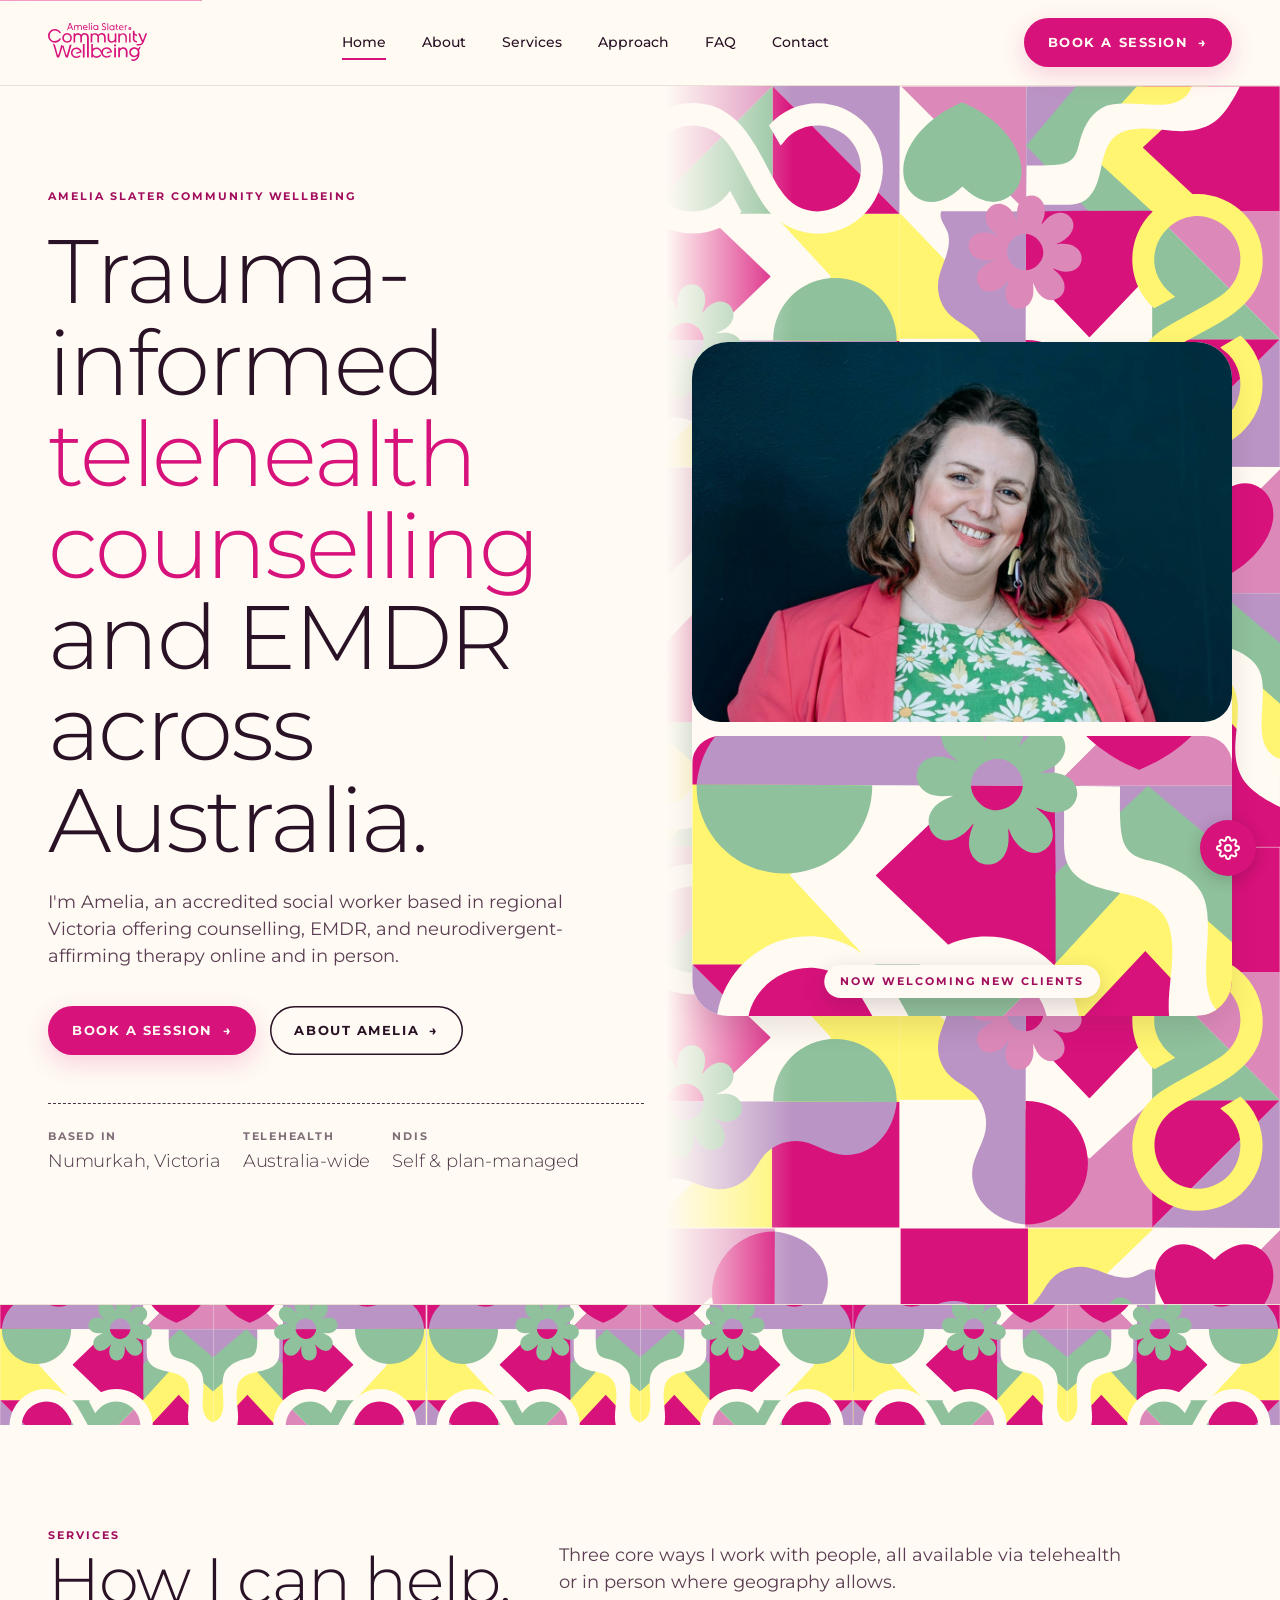
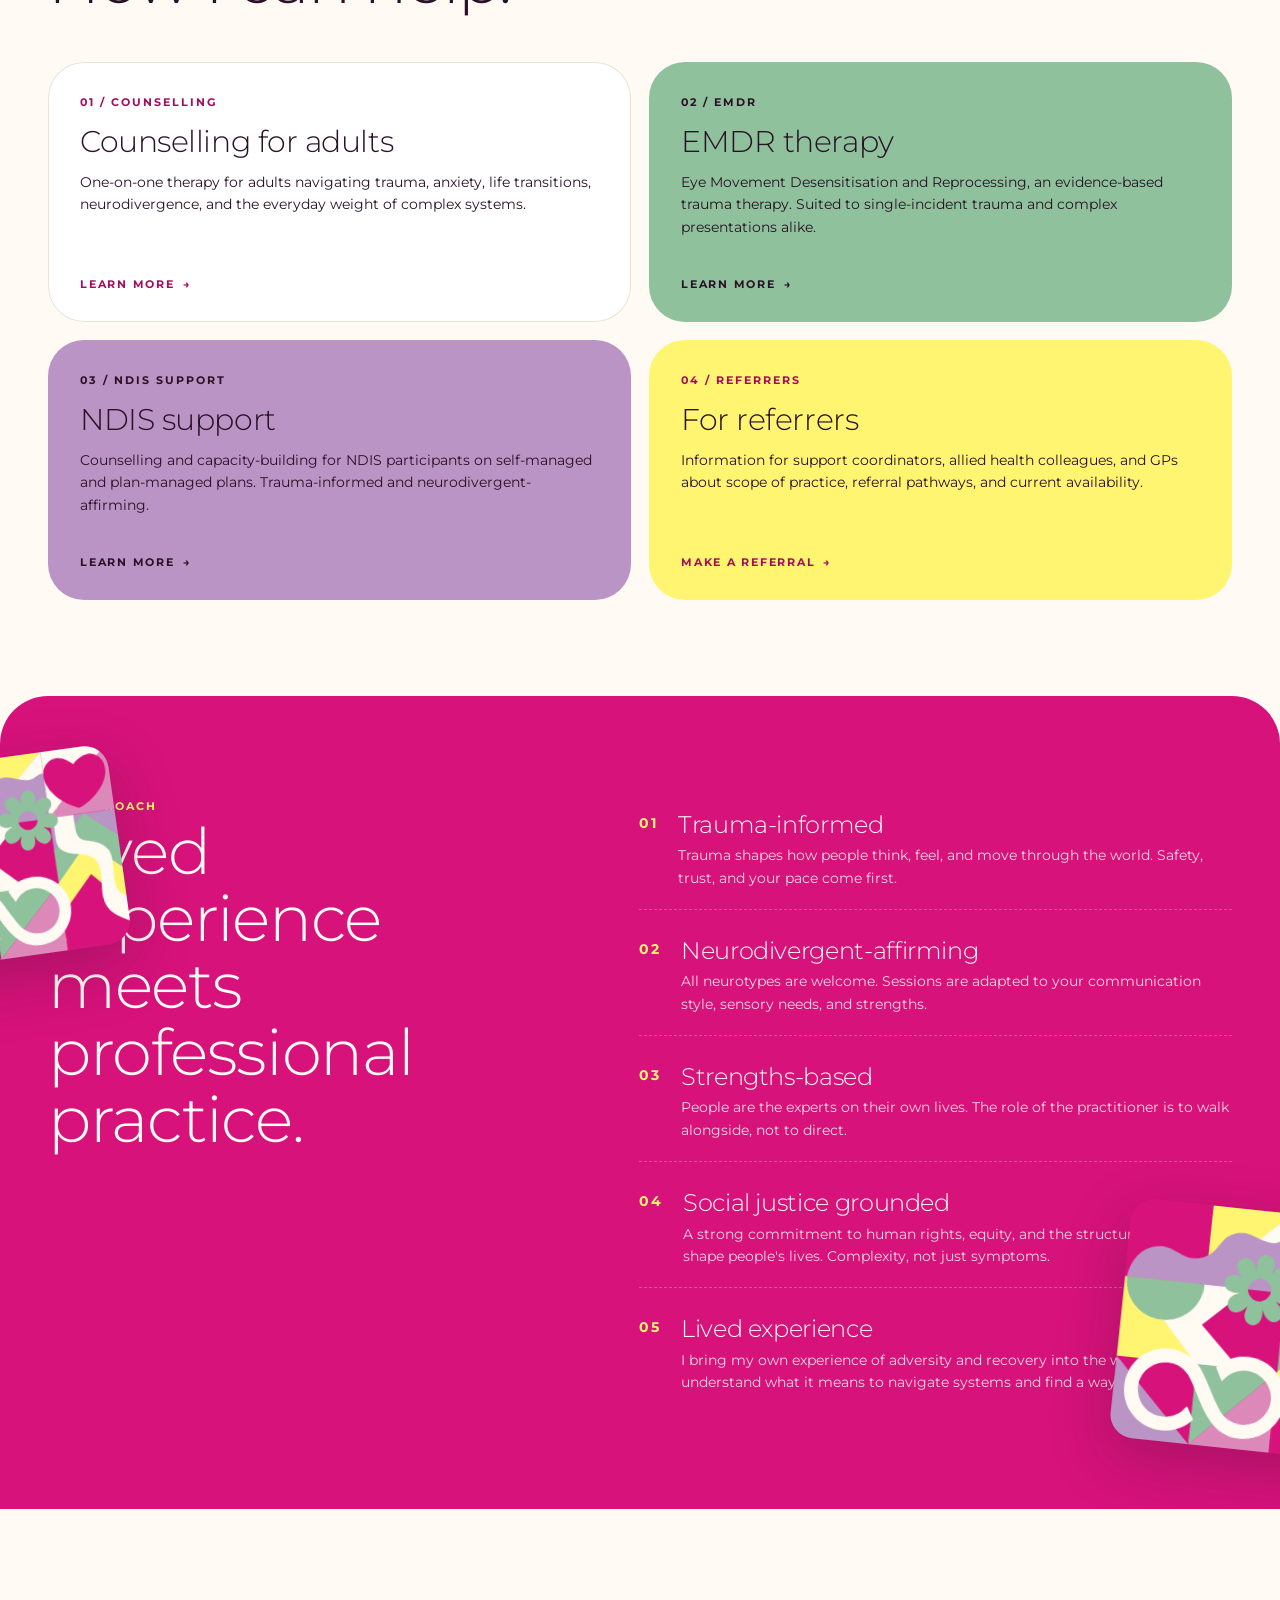
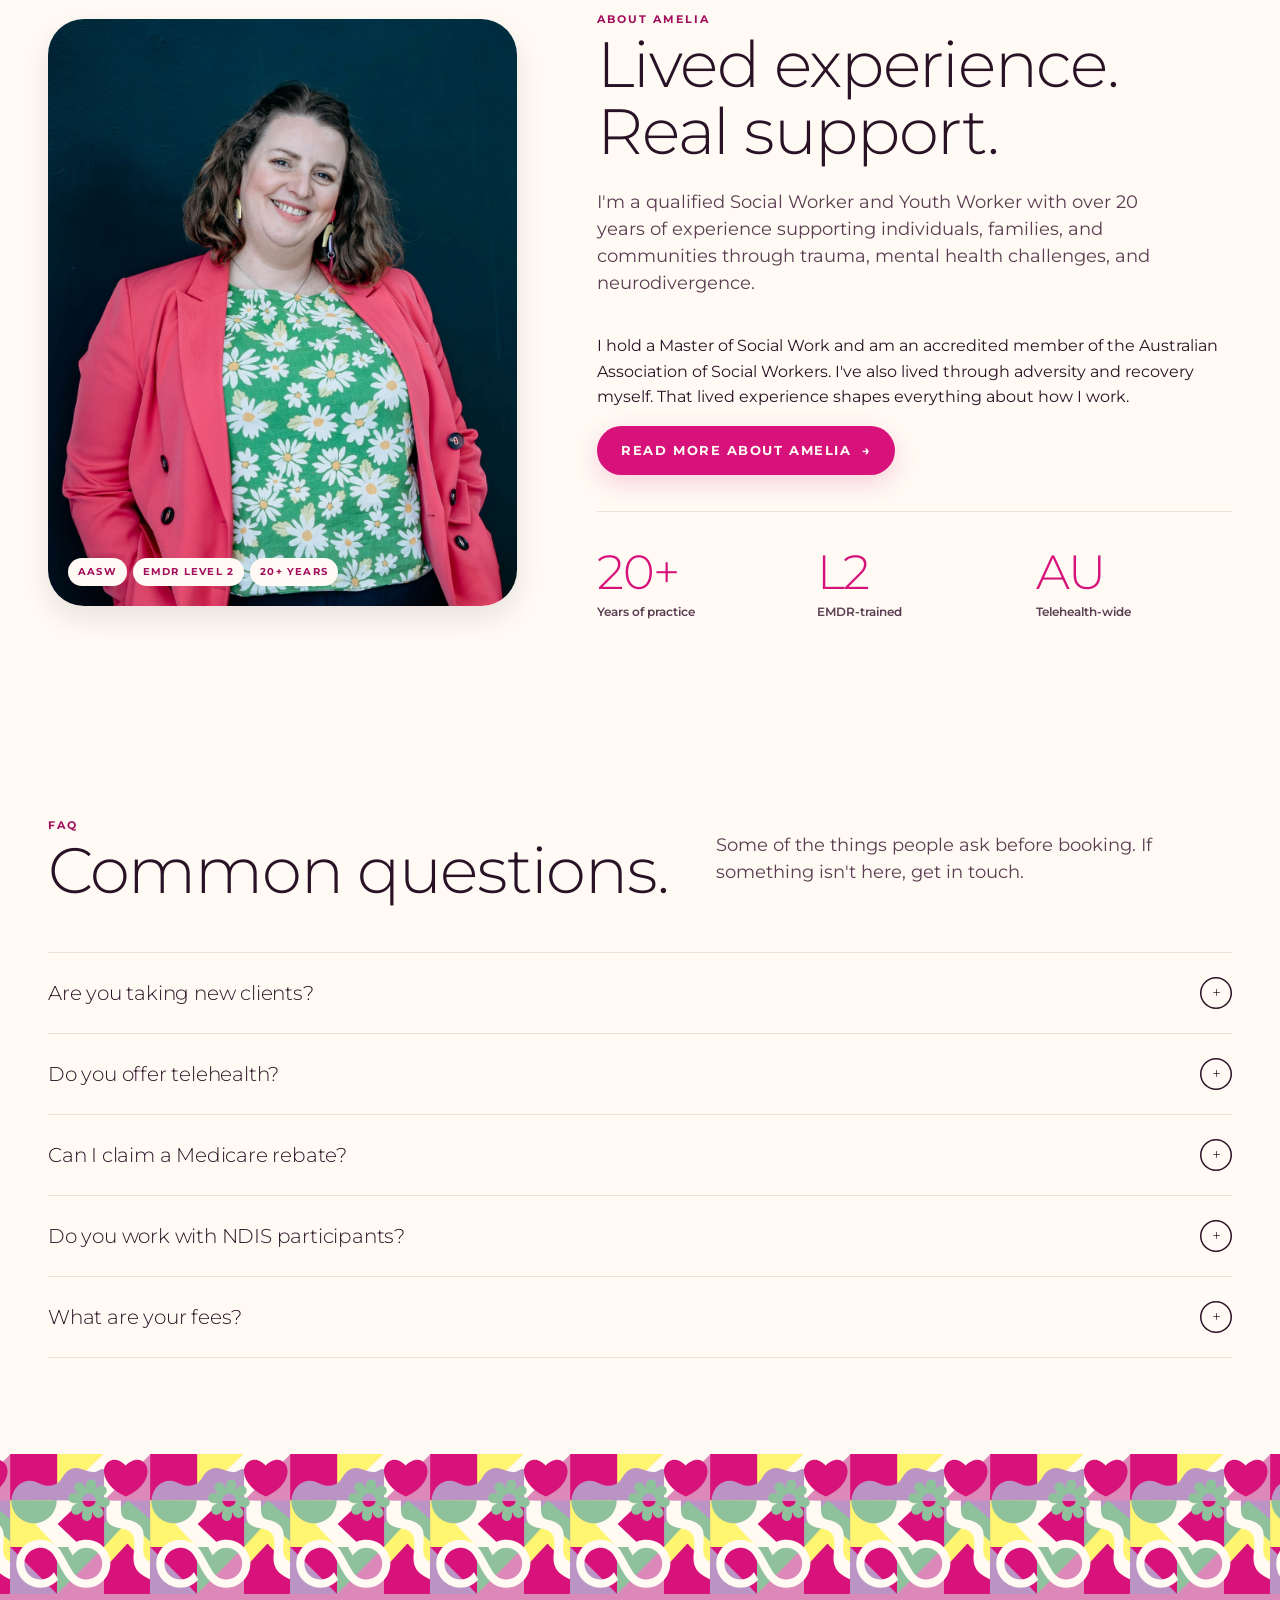
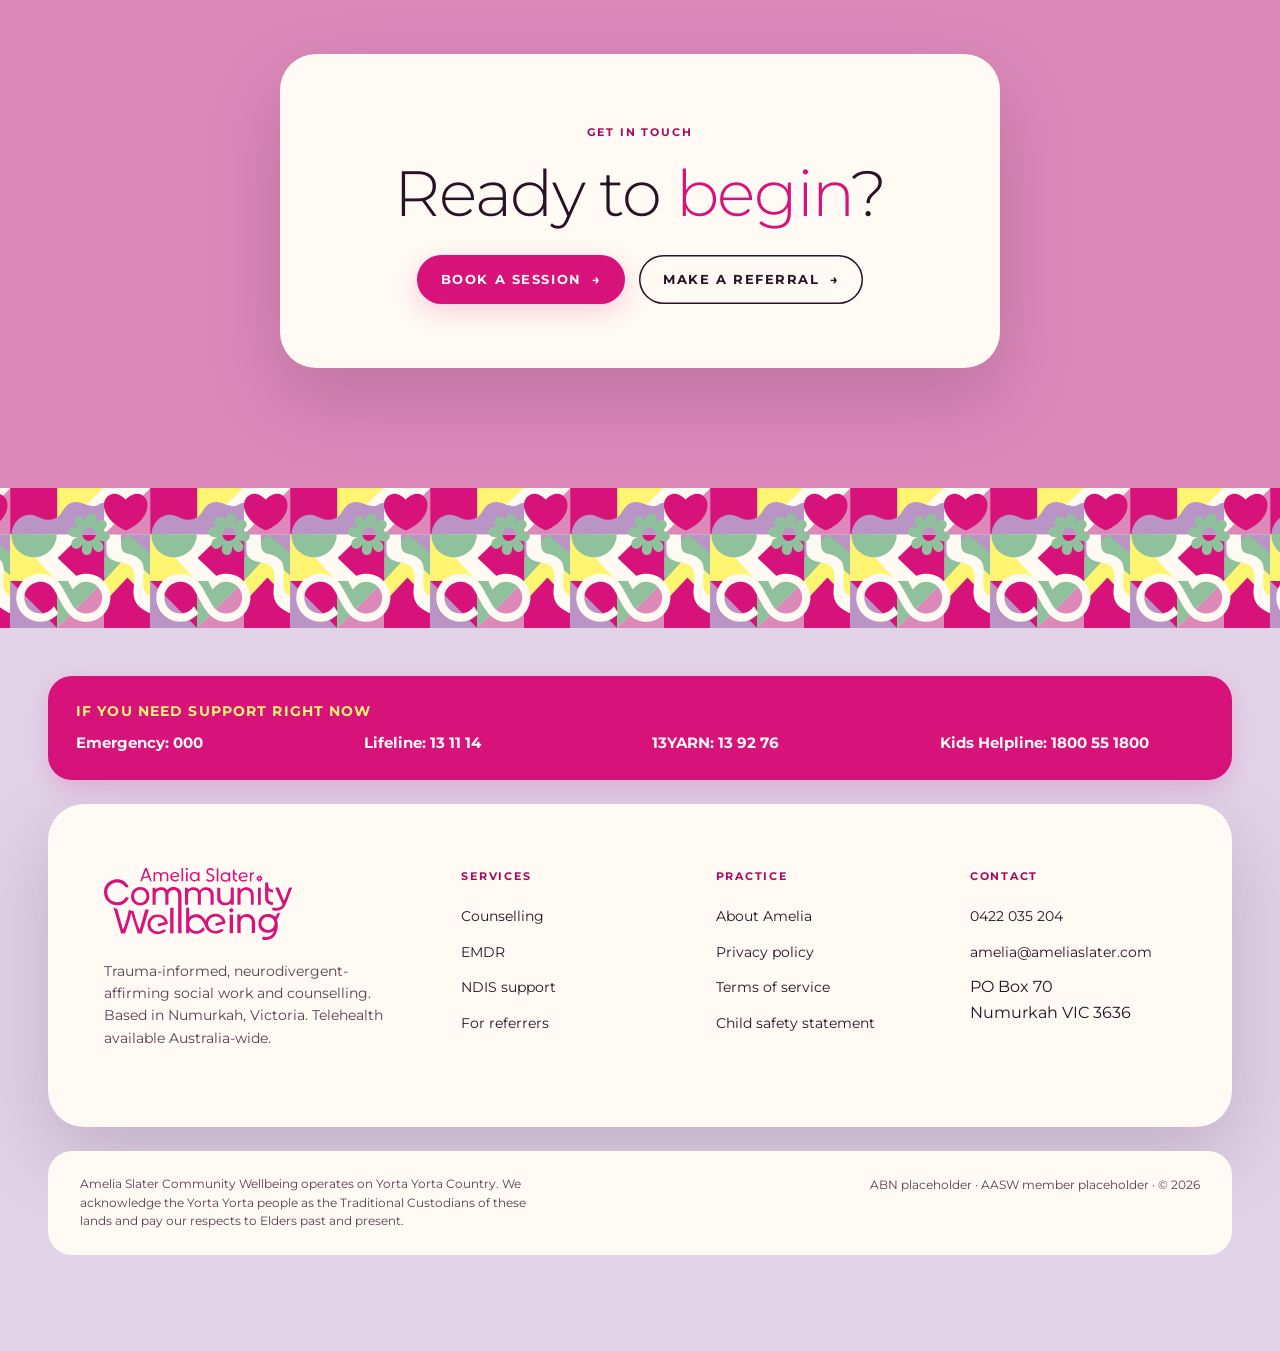
<file: index.html>
<!DOCTYPE html>
<html lang="en">
<head>
  <meta charset="utf-8">
  <meta name="viewport" content="width=device-width, initial-scale=1">
  <title>Trauma-Informed Telehealth Counselling and EMDR | Amelia Slater, Social Worker</title>
  <meta name="description" content="Neurodivergent-affirming trauma therapy via telehealth. Amelia Slater offers EMDR and counselling across Australia for adults, including private clients.">
  <link rel="icon" type="image/svg+xml" href="favicon.svg">
  <link rel="stylesheet" href="styles.css">
</head>
<body>

  <a class="skip-link" href="#main">Skip to main content</a>

  <header class="site-header">
    <div class="wrap nav">
      <a class="brand" href="index.html">
        <img src="assets/logos/logo-primary.svg" alt="Amelia Slater Community Wellbeing">
      </a>
      <nav class="nav-links" aria-label="Primary">
        <a href="index.html" aria-current="page">Home</a>
        <a href="about.html">About</a>
        <a href="index.html#services">Services</a>
        <a href="index.html#approach">Approach</a>
        <a href="index.html#faq">FAQ</a>
        <a href="contact.html">Contact</a>
      </nav>
      <div class="nav-cta">
        <a href="contact.html" class="btn btn-primary">Book a session <span class="arr">&rarr;</span></a>
      </div>
    </div>
  </header>

  <main id="main">

    <section class="hero v-pattern">
      <div class="wrap hero-grid">
        <div class="hero-text">
          <span class="eyebrow">Amelia Slater Community Wellbeing</span>
          <h1 class="h-display">Trauma-informed <em>telehealth counselling</em> and EMDR across Australia.</h1>
          <p class="lede">I'm Amelia, an accredited social worker based in regional Victoria offering counselling, EMDR, and neurodivergent-affirming therapy online and in person.</p>
          <div class="hero-actions">
            <a href="contact.html" class="btn btn-primary">Book a session <span class="arr">&rarr;</span></a>
            <a href="about.html" class="btn btn-ghost">About Amelia <span class="arr">&rarr;</span></a>
          </div>
          <div class="hero-meta">
            <div class="item">
              <span class="k">Based in</span>
              <span class="v">Numurkah, Victoria</span>
            </div>
            <div class="item">
              <span class="k">Telehealth</span>
              <span class="v">Australia-wide</span>
            </div>
            <div class="item">
              <span class="k">NDIS</span>
              <span class="v">Self &amp; plan-managed</span>
            </div>
          </div>
        </div>
        <div class="hero-visual">
          <div class="hv-stack">
            <div class="hv-photo" role="img" aria-label="Photo of Amelia Slater"></div>
            <div class="hv-pattern">
              <span class="hv-tag">Now welcoming new clients</span>
            </div>
          </div>
        </div>
      </div>
    </section>

    <div class="pattern-strip" aria-hidden="true">
      <div class="pattern-tile"></div>
      <div class="pattern-tile flip"></div>
      <div class="pattern-tile"></div>
      <div class="pattern-tile flip"></div>
      <div class="pattern-tile"></div>
      <div class="pattern-tile flip"></div>
    </div>

    <section id="services" class="section">
      <div class="wrap">
        <header class="section-header">
          <div>
            <span class="eyebrow">Services</span>
            <h2 class="h-section">How I can help.</h2>
          </div>
          <p class="lede">Three core ways I work with people, all available via telehealth or in person where geography allows.</p>
        </header>

        <div class="svc-grid">
          <article class="svc s-cream">
            <span class="eyebrow">01 / Counselling</span>
            <h3>Counselling for adults</h3>
            <p>One-on-one therapy for adults navigating trauma, anxiety, life transitions, neurodivergence, and the everyday weight of complex systems.</p>
            <a href="counselling.html" class="svc-cta">Learn more <span class="arr">&rarr;</span></a>
          </article>

          <article class="svc s-sage">
            <span class="eyebrow">02 / EMDR</span>
            <h3>EMDR therapy</h3>
            <p>Eye Movement Desensitisation and Reprocessing, an evidence-based trauma therapy. Suited to single-incident trauma and complex presentations alike.</p>
            <a href="contact.html" class="svc-cta">Learn more <span class="arr">&rarr;</span></a>
          </article>

          <article class="svc s-lilac">
            <span class="eyebrow">03 / NDIS support</span>
            <h3>NDIS support</h3>
            <p>Counselling and capacity-building for NDIS participants on self-managed and plan-managed plans. Trauma-informed and neurodivergent-affirming.</p>
            <a href="contact.html" class="svc-cta">Learn more <span class="arr">&rarr;</span></a>
          </article>

          <article class="svc s-yellow">
            <span class="eyebrow">04 / Referrers</span>
            <h3>For referrers</h3>
            <p>Information for support coordinators, allied health colleagues, and GPs about scope of practice, referral pathways, and current availability.</p>
            <a href="referral.html" class="svc-cta">Make a referral <span class="arr">&rarr;</span></a>
          </article>
        </div>
      </div>
    </section>

    <section id="approach" class="approach section">
      <div class="approach-pattern-l" aria-hidden="true"></div>
      <div class="approach-pattern-r" aria-hidden="true"></div>
      <div class="wrap">
        <div class="approach-grid">
          <div>
            <span class="eyebrow on-pink">My approach</span>
            <h2 class="h-section">Lived experience meets professional practice.</h2>
          </div>
          <div class="principles">
            <div class="principle">
              <span class="num">01</span>
              <div>
                <h4>Trauma-informed</h4>
                <p>Trauma shapes how people think, feel, and move through the world. Safety, trust, and your pace come first.</p>
              </div>
            </div>
            <div class="principle">
              <span class="num">02</span>
              <div>
                <h4>Neurodivergent-affirming</h4>
                <p>All neurotypes are welcome. Sessions are adapted to your communication style, sensory needs, and strengths.</p>
              </div>
            </div>
            <div class="principle">
              <span class="num">03</span>
              <div>
                <h4>Strengths-based</h4>
                <p>People are the experts on their own lives. The role of the practitioner is to walk alongside, not to direct.</p>
              </div>
            </div>
            <div class="principle">
              <span class="num">04</span>
              <div>
                <h4>Social justice grounded</h4>
                <p>A strong commitment to human rights, equity, and the structural factors that shape people's lives. Complexity, not just symptoms.</p>
              </div>
            </div>
            <div class="principle">
              <span class="num">05</span>
              <div>
                <h4>Lived experience</h4>
                <p>I bring my own experience of adversity and recovery into the work. I understand what it means to navigate systems and find a way through.</p>
              </div>
            </div>
          </div>
        </div>
      </div>
    </section>

    <section id="about" class="about section">
      <div class="wrap">
        <div class="about-grid">
          <div class="about-photo" role="img" aria-label="Photo of Amelia Slater">
            <div class="credentials">
              <span>AASW</span>
              <span>EMDR Level 2</span>
              <span>20+ years</span>
            </div>
          </div>
          <div class="about-text">
            <span class="eyebrow">About Amelia</span>
            <h2 class="h-section">Lived experience. Real support.</h2>
            <p class="lede">I'm a qualified Social Worker and Youth Worker with over 20 years of experience supporting individuals, families, and communities through trauma, mental health challenges, and neurodivergence.</p>
            <p>I hold a Master of Social Work and am an accredited member of the Australian Association of Social Workers. I've also lived through adversity and recovery myself. That lived experience shapes everything about how I work.</p>
            <a href="about.html" class="btn btn-primary">Read more about Amelia <span class="arr">&rarr;</span></a>
            <div class="about-stats">
              <div>
                <div class="v">20+</div>
                <div class="k">Years of practice</div>
              </div>
              <div>
                <div class="v">L2</div>
                <div class="k">EMDR-trained</div>
              </div>
              <div>
                <div class="v">AU</div>
                <div class="k">Telehealth-wide</div>
              </div>
            </div>
          </div>
        </div>
      </div>
    </section>

    <section id="faq" class="section">
      <div class="wrap">
        <header class="section-header">
          <div>
            <span class="eyebrow">FAQ</span>
            <h2 class="h-section">Common questions.</h2>
          </div>
          <p class="lede">Some of the things people ask before booking. If something isn't here, get in touch.</p>
        </header>
        <div class="faq-list">
          <div class="faq-item">
            <button class="faq-q" aria-expanded="false">
              <span>Are you taking new clients?</span>
              <span class="plus" aria-hidden="true">+</span>
            </button>
            <div class="faq-a"><div class="faq-a-inner">
              Placeholder answer. Yes, currently welcoming new clients with telehealth availability across Australia.
            </div></div>
          </div>
          <div class="faq-item">
            <button class="faq-q" aria-expanded="false">
              <span>Do you offer telehealth?</span>
              <span class="plus" aria-hidden="true">+</span>
            </button>
            <div class="faq-a"><div class="faq-a-inner">
              Placeholder answer. Yes, telehealth sessions are offered Australia-wide via secure video platform.
            </div></div>
          </div>
          <div class="faq-item">
            <button class="faq-q" aria-expanded="false">
              <span>Can I claim a Medicare rebate?</span>
              <span class="plus" aria-hidden="true">+</span>
            </button>
            <div class="faq-a"><div class="faq-a-inner">
              Placeholder answer. Pending Amelia's confirmation of AMHSW status and Medicare Better Access participation.
            </div></div>
          </div>
          <div class="faq-item">
            <button class="faq-q" aria-expanded="false">
              <span>Do you work with NDIS participants?</span>
              <span class="plus" aria-hidden="true">+</span>
            </button>
            <div class="faq-a"><div class="faq-a-inner">
              Placeholder answer. Yes, working with self-managed and plan-managed NDIS participants. Not currently registered for NDIA-managed plans.
            </div></div>
          </div>
          <div class="faq-item">
            <button class="faq-q" aria-expanded="false">
              <span>What are your fees?</span>
              <span class="plus" aria-hidden="true">+</span>
            </button>
            <div class="faq-a"><div class="faq-a-inner">
              Placeholder answer. Pending Amelia's call on whether to publish fees, fee ranges, or on-enquiry only.
            </div></div>
          </div>
        </div>
      </div>
    </section>

    <section class="cta-band">
      <div class="wrap cta-inner">
        <span class="eyebrow">Get in touch</span>
        <h2 class="h-section">Ready to <em>begin</em>?</h2>
        <div class="actions">
          <a href="#" class="btn btn-primary">Book a session <span class="arr">&rarr;</span></a>
          <a href="referral.html" class="btn btn-ghost">Make a referral <span class="arr">&rarr;</span></a>
        </div>
      </div>
    </section>

  </main>

  <footer class="site-footer">
    <div class="wrap">

      <aside class="crisis-block" aria-label="Crisis support resources">
        <h2>If you need support right now</h2>
        <ul>
          <li><a href="tel:000">Emergency: 000</a></li>
          <li><a href="tel:131114">Lifeline: 13 11 14</a></li>
          <li><a href="tel:139276">13YARN: 13 92 76</a></li>
          <li><a href="tel:1800551800">Kids Helpline: 1800 55 1800</a></li>
        </ul>
      </aside>

      <div class="foot-grid">
        <div class="foot-brand">
          <img src="assets/logos/logo-primary.svg" alt="Amelia Slater Community Wellbeing">
          <p>Trauma-informed, neurodivergent-affirming social work and counselling. Based in Numurkah, Victoria. Telehealth available Australia-wide.</p>
        </div>
        <div class="foot-col">
          <h5>Services</h5>
          <ul>
            <li><a href="counselling.html">Counselling</a></li>
            <li><a href="emdr.html">EMDR</a></li>
            <li><a href="#">NDIS support</a></li>
            <li><a href="#">For referrers</a></li>
          </ul>
        </div>
        <div class="foot-col">
          <h5>Practice</h5>
          <ul>
            <li><a href="about.html">About Amelia</a></li>
            <li><a href="privacy.html">Privacy policy</a></li>
            <li><a href="terms.html">Terms of service</a></li>
            <li><a href="child-safety.html">Child safety statement</a></li>
          </ul>
        </div>
        <div class="foot-col">
          <h5>Contact</h5>
          <ul>
            <li><a href="tel:0422035204">0422 035 204</a></li>
            <li><a href="mailto:amelia@ameliaslater.com">amelia@ameliaslater.com</a></li>
            <li>PO Box 70<br>Numurkah VIC 3636</li>
          </ul>
        </div>
      </div>

      <div class="foot-bottom">
        <div class="ack">
          Amelia Slater Community Wellbeing operates on Yorta Yorta Country. We acknowledge the Yorta Yorta people as the Traditional Custodians of these lands and pay our respects to Elders past and present.
        </div>
        <div>
          ABN placeholder &middot; AASW member placeholder &middot; &copy; <span id="year"></span>
        </div>
      </div>

    </div>
  </footer>

  <button class="controls-toggle" aria-label="Open accessibility controls" aria-expanded="false" aria-controls="controls-panel" id="controls-toggle">
    <svg width="24" height="24" viewBox="0 0 24 24" fill="none" stroke="currentColor" stroke-width="2" stroke-linecap="round" stroke-linejoin="round" aria-hidden="true">
      <circle cx="12" cy="12" r="3"></circle>
      <path d="M19.4 15a1.65 1.65 0 0 0 .33 1.82l.06.06a2 2 0 0 1 0 2.83 2 2 0 0 1-2.83 0l-.06-.06a1.65 1.65 0 0 0-1.82-.33 1.65 1.65 0 0 0-1 1.51V21a2 2 0 0 1-4 0v-.09a1.65 1.65 0 0 0-1-1.51 1.65 1.65 0 0 0-1.82.33l-.06.06a2 2 0 0 1-2.83 0 2 2 0 0 1 0-2.83l.06-.06a1.65 1.65 0 0 0 .33-1.82 1.65 1.65 0 0 0-1.51-1H3a2 2 0 0 1 0-4h.09a1.65 1.65 0 0 0 1.51-1 1.65 1.65 0 0 0-.33-1.82l-.06-.06a2 2 0 0 1 0-2.83 2 2 0 0 1 2.83 0l.06.06a1.65 1.65 0 0 0 1.82.33H9a1.65 1.65 0 0 0 1-1.51V3a2 2 0 0 1 4 0v.09a1.65 1.65 0 0 0 1 1.51 1.65 1.65 0 0 0 1.82-.33l.06-.06a2 2 0 0 1 2.83 0 2 2 0 0 1 0 2.83l-.06.06a1.65 1.65 0 0 0-.33 1.82V9a1.65 1.65 0 0 0 1.51 1H21a2 2 0 0 1 0 4h-.09a1.65 1.65 0 0 0-1.51 1z"></path>
    </svg>
  </button>

  <div class="controls-panel" id="controls-panel" role="dialog" aria-label="Accessibility and reading controls">
    <h2>Reading controls</h2>
    <div class="control-group">
      <label for="font-size-slider">Text size</label>
      <input type="range" id="font-size-slider" min="14" max="26" step="1" value="16">
    </div>
    <div class="control-group">
      <label>Background colour</label>
      <div class="bg-options" role="group">
        <button data-bg="cream" aria-pressed="true">Cream</button>
        <button data-bg="sage">Sage</button>
        <button data-bg="lavender">Lavender</button>
      </div>
    </div>
    <div class="control-group">
      <label>Font</label>
      <div class="font-options" role="group">
        <button data-font="default" aria-pressed="true">
          <span class="preview">Aa</span>
          <span class="label">Default</span>
        </button>
        <button data-font="atkinson">
          <span class="preview">Aa</span>
          <span class="label">Atkinson</span>
        </button>
        <button data-font="opendyslexic">
          <span class="preview">Aa</span>
          <span class="label">Dyslexic</span>
        </button>
      </div>
    </div>

    <div class="control-group">
      <div class="toggle-row">
        <span>High contrast</span>
        <label class="switch"><input type="checkbox" id="toggle-contrast"><span class="slider"></span></label>
      </div>
      <div class="toggle-row">
        <span>Reduce motion</span>
        <label class="switch"><input type="checkbox" id="toggle-motion"><span class="slider"></span></label>
      </div>
      <div class="toggle-row">
        <span>Reading mode</span>
        <label class="switch"><input type="checkbox" id="toggle-reading"><span class="slider"></span></label>
      </div>
    </div>
    <button class="reset-btn" id="reset-btn">Reset all to default</button>
  </div>

  <script src="scripts.js"></script>
</body>
</html>
</file>
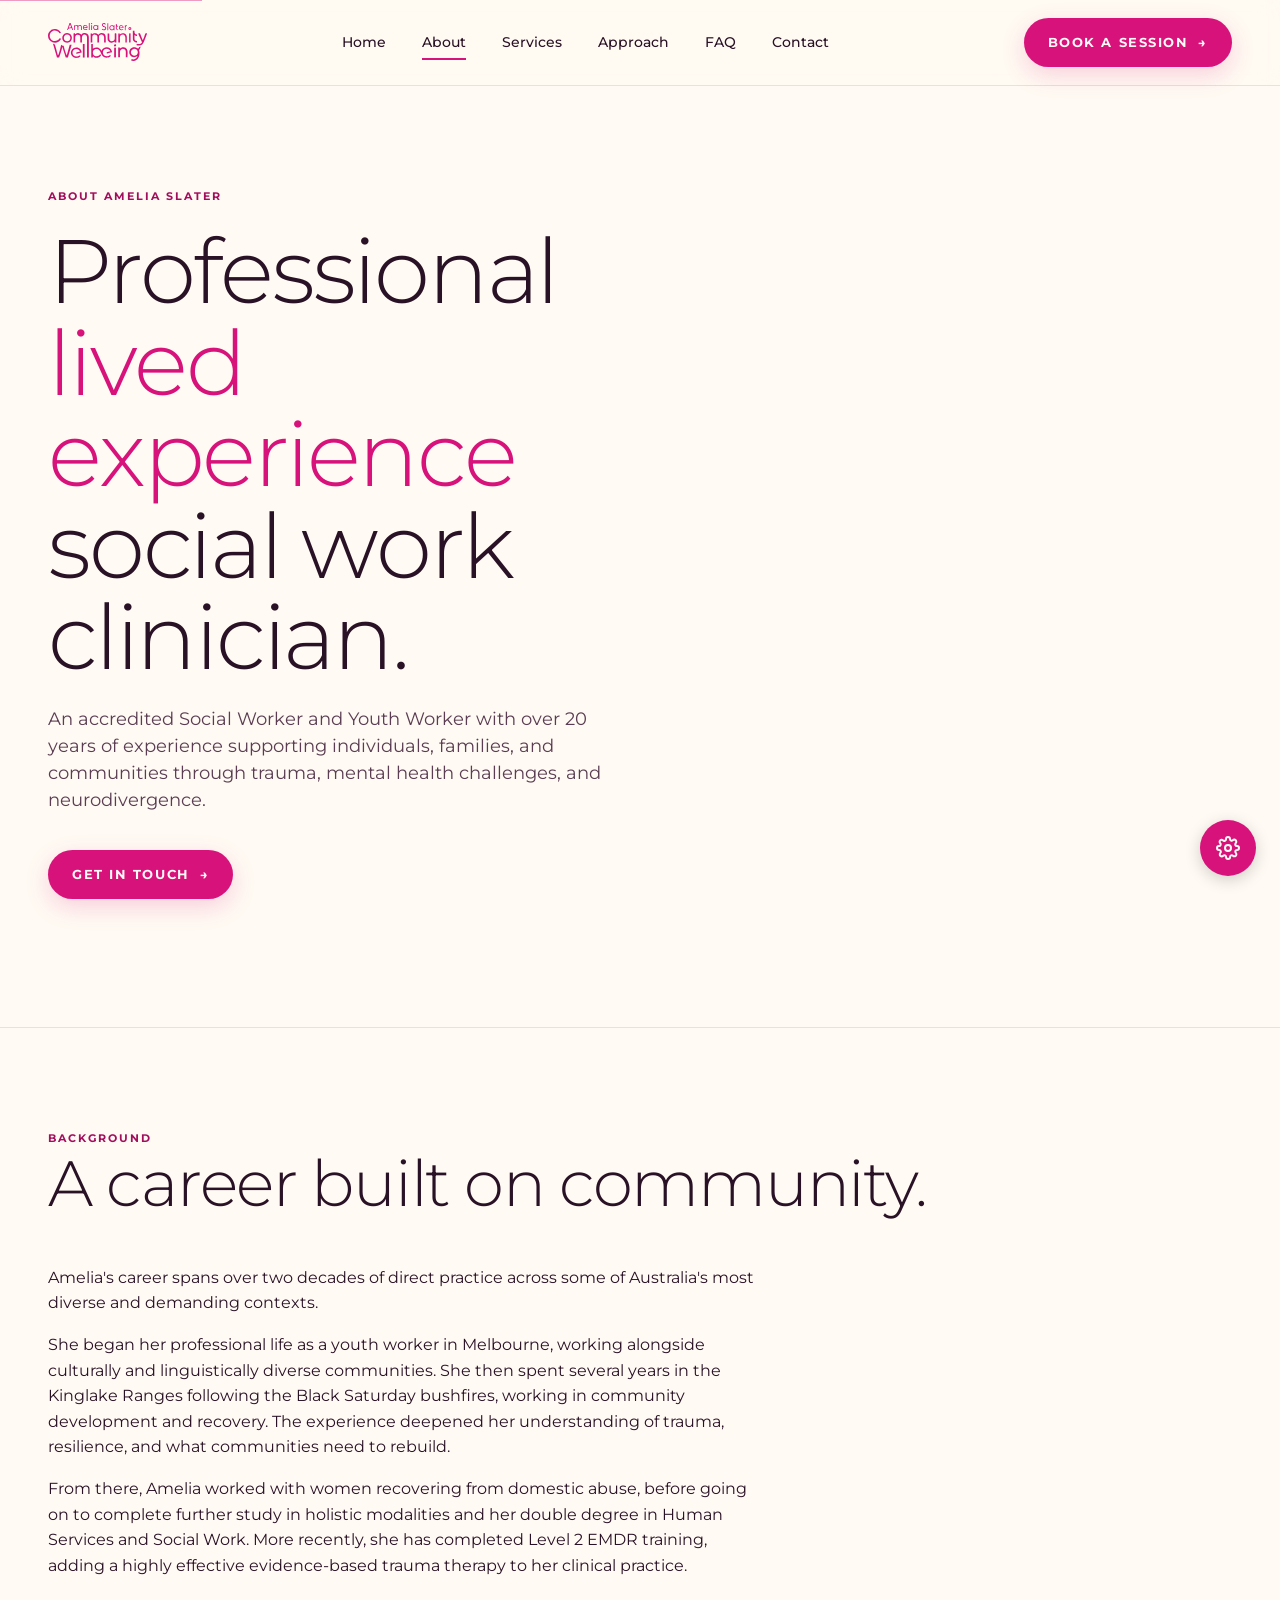
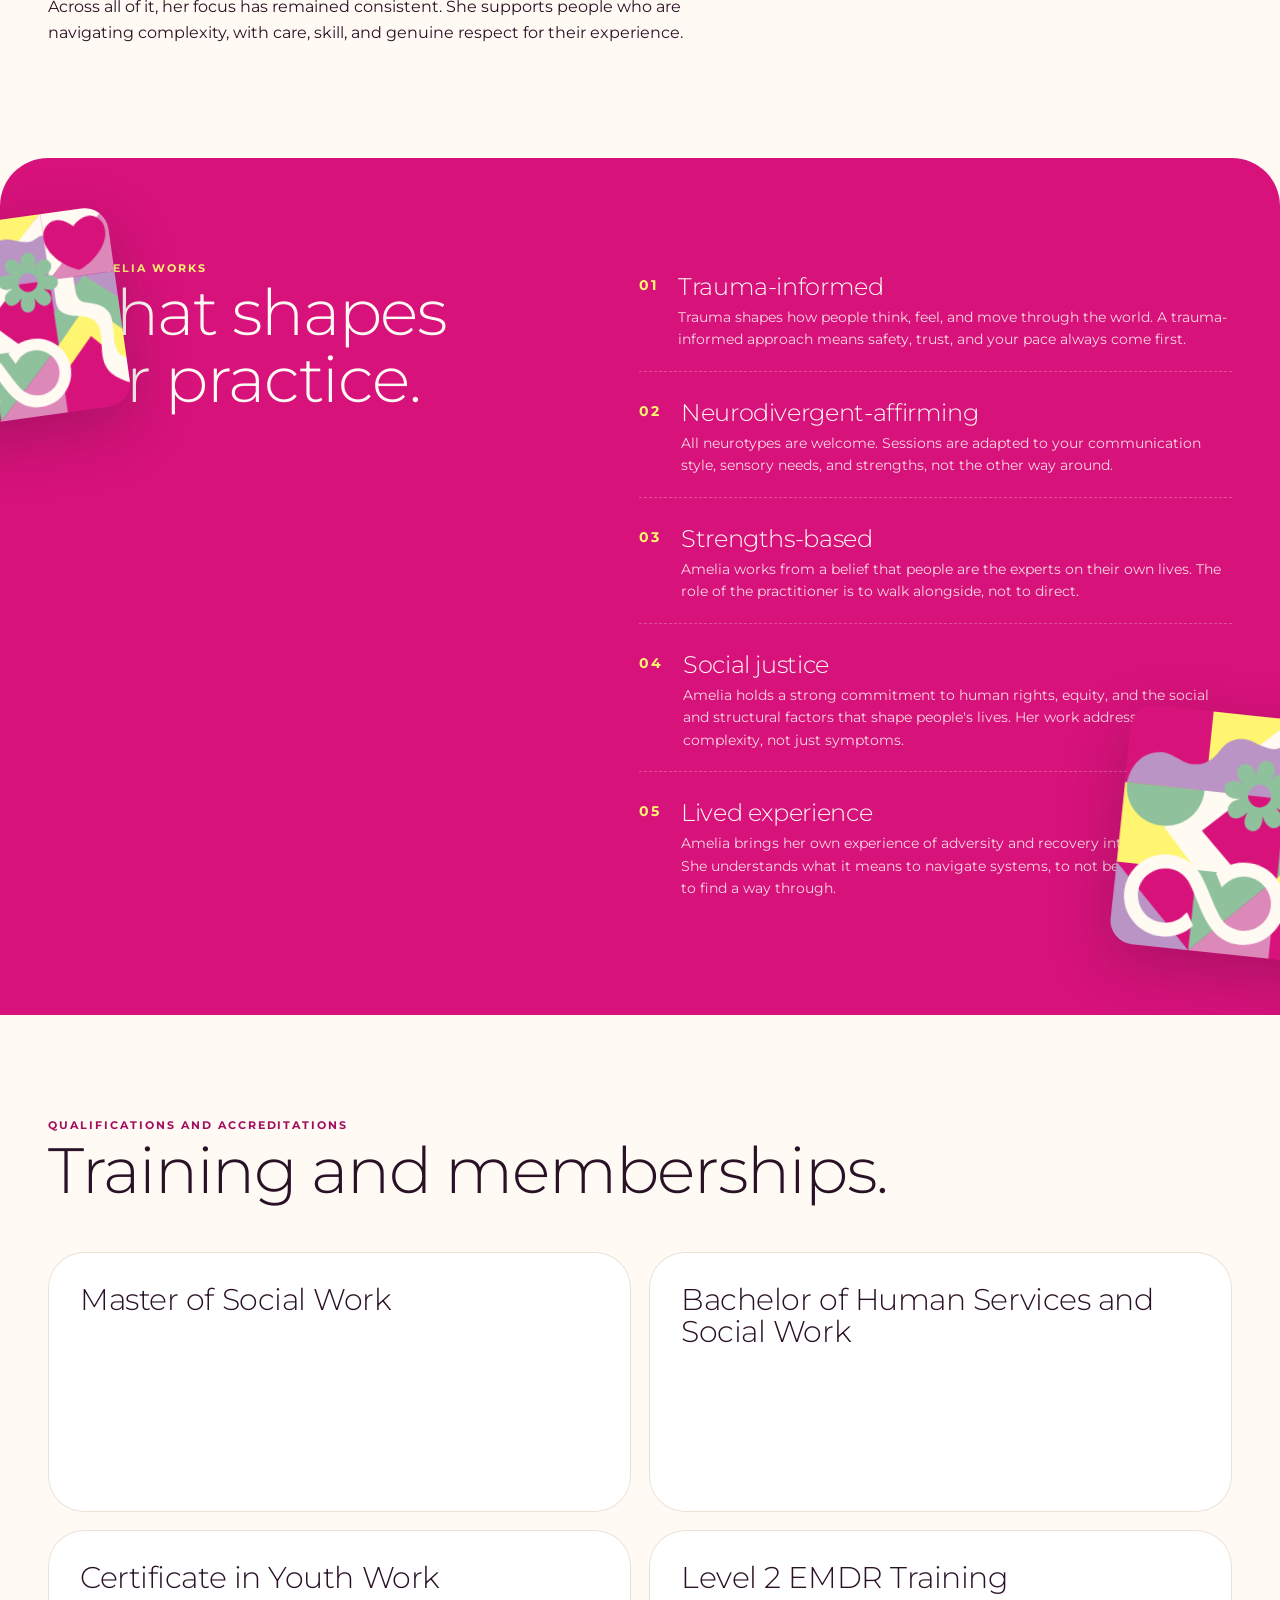
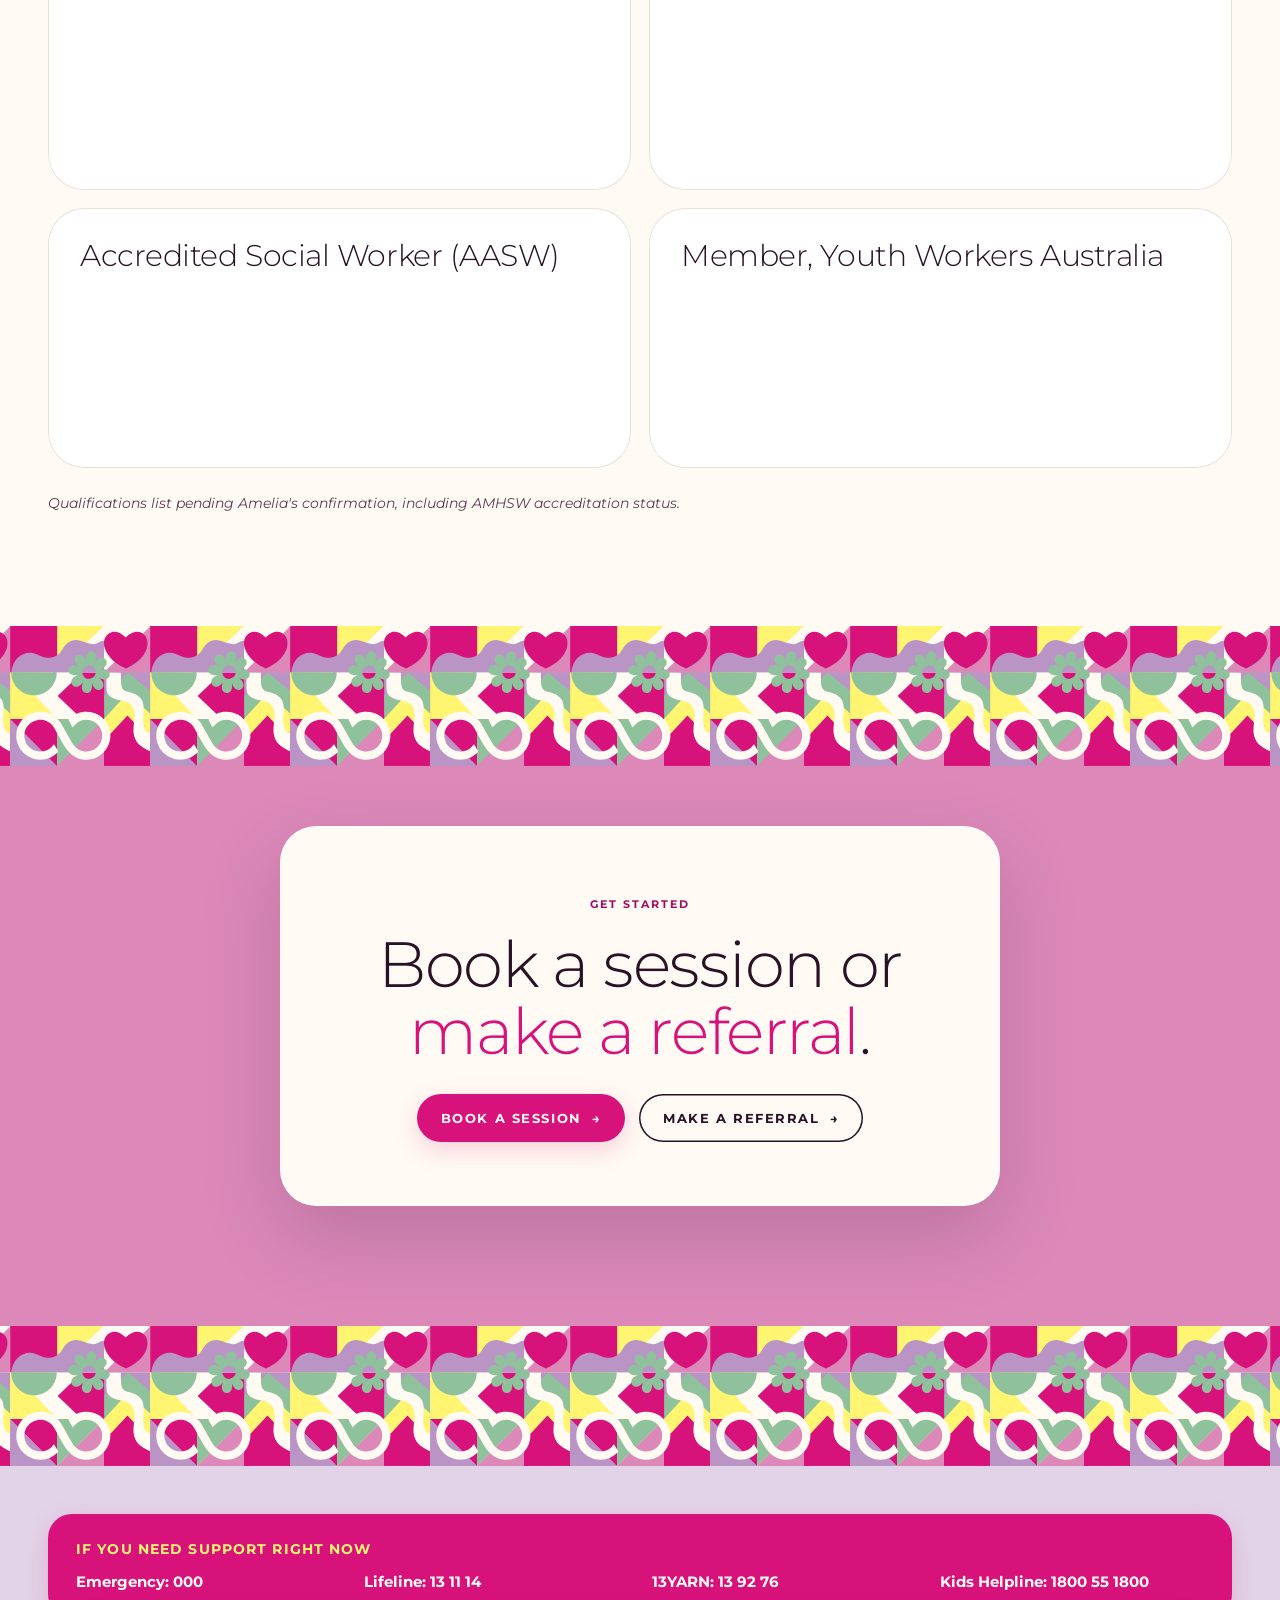
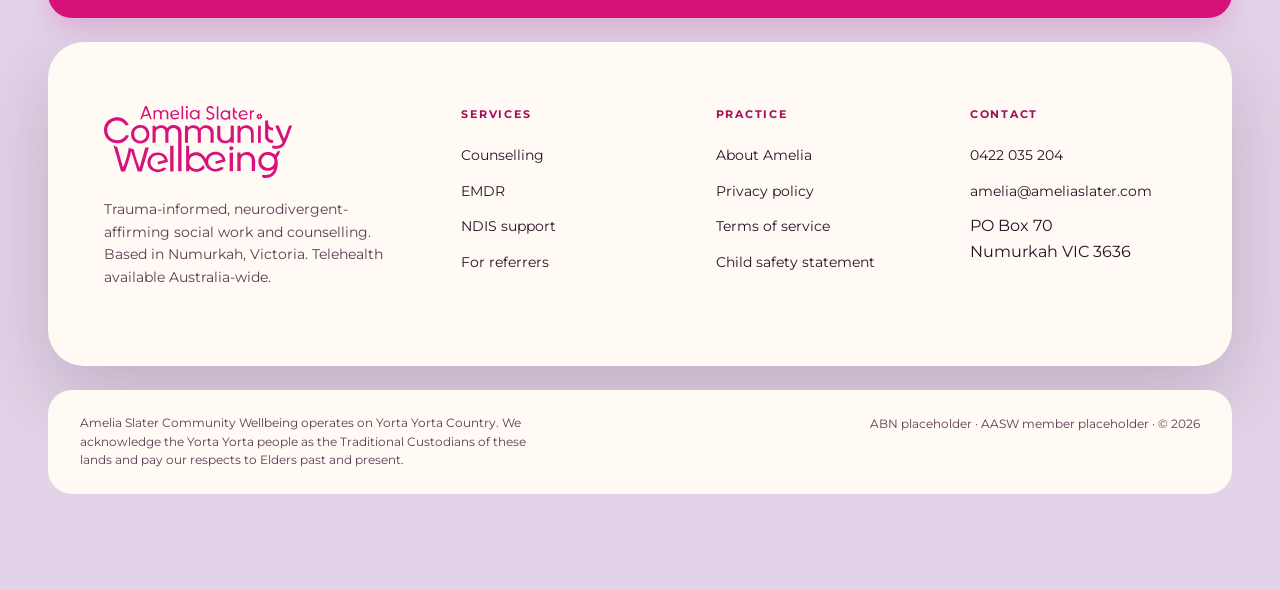
<file: about.html>
<!DOCTYPE html>
<html lang="en">
<head>
  <meta charset="utf-8">
  <meta name="viewport" content="width=device-width, initial-scale=1">
  <title>About Amelia Slater | Accredited Social Worker and EMDR Therapist | Community Wellbeing</title>
  <meta name="description" content="Neurodivergent-affirming trauma therapy via telehealth. Amelia Slater offers EMDR and counselling across Australia for adults, including private clients.">
  <link rel="icon" type="image/svg+xml" href="favicon.svg">
  <link rel="stylesheet" href="styles.css">
</head>
<body>

  <a class="skip-link" href="#main">Skip to main content</a>

  <header class="site-header">
    <div class="wrap nav">
      <a class="brand" href="index.html">
        <img src="assets/logos/logo-primary.svg" alt="Amelia Slater Community Wellbeing">
      </a>
      <nav class="nav-links" aria-label="Primary">
        <a href="index.html">Home</a>
        <a href="about.html" aria-current="page">About</a>
        <a href="index.html#services">Services</a>
        <a href="index.html#approach">Approach</a>
        <a href="index.html#faq">FAQ</a>
        <a href="contact.html">Contact</a>
      </nav>
      <div class="nav-cta">
        <a href="contact.html" class="btn btn-primary">Book a session <span class="arr">&rarr;</span></a>
      </div>
    </div>
  </header>

  <main id="main">

    <section class="hero">
      <div class="wrap hero-grid">
        <div class="hero-text">
          <span class="eyebrow">About Amelia Slater</span>
          <h1 class="h-display">Professional <em>lived experience</em> social work clinician.</h1>
          <p class="lede">An accredited Social Worker and Youth Worker with over 20 years of experience supporting individuals, families, and communities through trauma, mental health challenges, and neurodivergence.</p>
          <div class="hero-actions">
            <a href="contact.html" class="btn btn-primary">Get in touch <span class="arr">&rarr;</span></a>
          </div>
        </div>
      </div>
    </section>

    <section class="section">
      <div class="wrap">
        <header class="section-header">
          <div>
            <span class="eyebrow">Background</span>
            <h2 class="h-section">A career built on community.</h2>
          </div>
        </header>
        <div style="max-width: 65ch;">
          <p>Amelia's career spans over two decades of direct practice across some of Australia's most diverse and demanding contexts.</p>
          <p>She began her professional life as a youth worker in Melbourne, working alongside culturally and linguistically diverse communities. She then spent several years in the Kinglake Ranges following the Black Saturday bushfires, working in community development and recovery. The experience deepened her understanding of trauma, resilience, and what communities need to rebuild.</p>
          <p>From there, Amelia worked with women recovering from domestic abuse, before going on to complete further study in holistic modalities and her double degree in Human Services and Social Work. More recently, she has completed Level 2 EMDR training, adding a highly effective evidence-based trauma therapy to her clinical practice.</p>
          <p>Across all of it, her focus has remained consistent. She supports people who are navigating complexity, with care, skill, and genuine respect for their experience.</p>
        </div>
      </div>
    </section>

    <section class="approach section">
      <div class="approach-pattern-l" aria-hidden="true"></div>
      <div class="approach-pattern-r" aria-hidden="true"></div>
      <div class="wrap">
        <div class="approach-grid">
          <div>
            <span class="eyebrow on-pink">How Amelia works</span>
            <h2 class="h-section">What shapes her practice.</h2>
          </div>
          <div class="principles">
            <div class="principle">
              <span class="num">01</span>
              <div>
                <h4>Trauma-informed</h4>
                <p>Trauma shapes how people think, feel, and move through the world. A trauma-informed approach means safety, trust, and your pace always come first.</p>
              </div>
            </div>
            <div class="principle">
              <span class="num">02</span>
              <div>
                <h4>Neurodivergent-affirming</h4>
                <p>All neurotypes are welcome. Sessions are adapted to your communication style, sensory needs, and strengths, not the other way around.</p>
              </div>
            </div>
            <div class="principle">
              <span class="num">03</span>
              <div>
                <h4>Strengths-based</h4>
                <p>Amelia works from a belief that people are the experts on their own lives. The role of the practitioner is to walk alongside, not to direct.</p>
              </div>
            </div>
            <div class="principle">
              <span class="num">04</span>
              <div>
                <h4>Social justice</h4>
                <p>Amelia holds a strong commitment to human rights, equity, and the social and structural factors that shape people's lives. Her work addresses complexity, not just symptoms.</p>
              </div>
            </div>
            <div class="principle">
              <span class="num">05</span>
              <div>
                <h4>Lived experience</h4>
                <p>Amelia brings her own experience of adversity and recovery into her practice. She understands what it means to navigate systems, to not be believed, and to find a way through.</p>
              </div>
            </div>
          </div>
        </div>
      </div>
    </section>

    <section class="section">
      <div class="wrap">
        <header class="section-header">
          <div>
            <span class="eyebrow">Qualifications and accreditations</span>
            <h2 class="h-section">Training and memberships.</h2>
          </div>
        </header>
        <div class="svc-grid">
          <article class="svc s-cream">
            <h3>Master of Social Work</h3>
          </article>
          <article class="svc s-cream">
            <h3>Bachelor of Human Services and Social Work</h3>
          </article>
          <article class="svc s-cream">
            <h3>Certificate in Youth Work</h3>
          </article>
          <article class="svc s-cream">
            <h3>Level 2 EMDR Training</h3>
          </article>
          <article class="svc s-cream">
            <h3>Accredited Social Worker (AASW)</h3>
          </article>
          <article class="svc s-cream">
            <h3>Member, Youth Workers Australia</h3>
          </article>
        </div>
        <p style="font-size: 0.9rem; color: var(--fg-2); font-style: italic; margin-top: 1.5rem;">Qualifications list pending Amelia's confirmation, including AMHSW accreditation status.</p>
      </div>
    </section>

    <section class="cta-band">
      <div class="wrap cta-inner">
        <span class="eyebrow">Get started</span>
        <h2 class="h-section">Book a session or <em>make a referral</em>.</h2>
        <div class="actions">
          <a href="#" class="btn btn-primary">Book a session <span class="arr">&rarr;</span></a>
          <a href="referral.html" class="btn btn-ghost">Make a referral <span class="arr">&rarr;</span></a>
        </div>
      </div>
    </section>

  </main>

  <footer class="site-footer">
    <div class="wrap">

      <aside class="crisis-block" aria-label="Crisis support resources">
        <h2>If you need support right now</h2>
        <ul>
          <li><a href="tel:000">Emergency: 000</a></li>
          <li><a href="tel:131114">Lifeline: 13 11 14</a></li>
          <li><a href="tel:139276">13YARN: 13 92 76</a></li>
          <li><a href="tel:1800551800">Kids Helpline: 1800 55 1800</a></li>
        </ul>
      </aside>

      <div class="foot-grid">
        <div class="foot-brand">
          <img src="assets/logos/logo-primary.svg" alt="Amelia Slater Community Wellbeing">
          <p>Trauma-informed, neurodivergent-affirming social work and counselling. Based in Numurkah, Victoria. Telehealth available Australia-wide.</p>
        </div>
        <div class="foot-col">
          <h5>Services</h5>
          <ul>
            <li><a href="counselling.html">Counselling</a></li>
            <li><a href="emdr.html">EMDR</a></li>
            <li><a href="#">NDIS support</a></li>
            <li><a href="#">For referrers</a></li>
          </ul>
        </div>
        <div class="foot-col">
          <h5>Practice</h5>
          <ul>
            <li><a href="about.html">About Amelia</a></li>
            <li><a href="privacy.html">Privacy policy</a></li>
            <li><a href="terms.html">Terms of service</a></li>
            <li><a href="child-safety.html">Child safety statement</a></li>
          </ul>
        </div>
        <div class="foot-col">
          <h5>Contact</h5>
          <ul>
            <li><a href="tel:0422035204">0422 035 204</a></li>
            <li><a href="mailto:amelia@ameliaslater.com">amelia@ameliaslater.com</a></li>
            <li>PO Box 70<br>Numurkah VIC 3636</li>
          </ul>
        </div>
      </div>

      <div class="foot-bottom">
        <div class="ack">
          Amelia Slater Community Wellbeing operates on Yorta Yorta Country. We acknowledge the Yorta Yorta people as the Traditional Custodians of these lands and pay our respects to Elders past and present.
        </div>
        <div>
          ABN placeholder &middot; AASW member placeholder &middot; &copy; <span id="year"></span>
        </div>
      </div>

    </div>
  </footer>

  <button class="controls-toggle" aria-label="Open accessibility controls" aria-expanded="false" aria-controls="controls-panel" id="controls-toggle">
    <svg width="24" height="24" viewBox="0 0 24 24" fill="none" stroke="currentColor" stroke-width="2" stroke-linecap="round" stroke-linejoin="round" aria-hidden="true">
      <circle cx="12" cy="12" r="3"></circle>
      <path d="M19.4 15a1.65 1.65 0 0 0 .33 1.82l.06.06a2 2 0 0 1 0 2.83 2 2 0 0 1-2.83 0l-.06-.06a1.65 1.65 0 0 0-1.82-.33 1.65 1.65 0 0 0-1 1.51V21a2 2 0 0 1-4 0v-.09a1.65 1.65 0 0 0-1-1.51 1.65 1.65 0 0 0-1.82.33l-.06.06a2 2 0 0 1-2.83 0 2 2 0 0 1 0-2.83l.06-.06a1.65 1.65 0 0 0 .33-1.82 1.65 1.65 0 0 0-1.51-1H3a2 2 0 0 1 0-4h.09a1.65 1.65 0 0 0 1.51-1 1.65 1.65 0 0 0-.33-1.82l-.06-.06a2 2 0 0 1 0-2.83 2 2 0 0 1 2.83 0l.06.06a1.65 1.65 0 0 0 1.82.33H9a1.65 1.65 0 0 0 1-1.51V3a2 2 0 0 1 4 0v.09a1.65 1.65 0 0 0 1 1.51 1.65 1.65 0 0 0 1.82-.33l.06-.06a2 2 0 0 1 2.83 0 2 2 0 0 1 0 2.83l-.06.06a1.65 1.65 0 0 0-.33 1.82V9a1.65 1.65 0 0 0 1.51 1H21a2 2 0 0 1 0 4h-.09a1.65 1.65 0 0 0-1.51 1z"></path>
    </svg>
  </button>

  <div class="controls-panel" id="controls-panel" role="dialog" aria-label="Accessibility and reading controls">
    <h2>Reading controls</h2>
    <div class="control-group">
      <label for="font-size-slider">Text size</label>
      <input type="range" id="font-size-slider" min="14" max="26" step="1" value="16">
    </div>
    <div class="control-group">
      <label>Background colour</label>
      <div class="bg-options" role="group">
        <button data-bg="cream" aria-pressed="true">Cream</button>
        <button data-bg="sage">Sage</button>
        <button data-bg="lavender">Lavender</button>
      </div>
    </div>
    <div class="control-group">
      <label>Font</label>
      <div class="font-options" role="group">
        <button data-font="default" aria-pressed="true">
          <span class="preview">Aa</span>
          <span class="label">Default</span>
        </button>
        <button data-font="atkinson">
          <span class="preview">Aa</span>
          <span class="label">Atkinson</span>
        </button>
        <button data-font="opendyslexic">
          <span class="preview">Aa</span>
          <span class="label">Dyslexic</span>
        </button>
      </div>
    </div>

    <div class="control-group">
      <div class="toggle-row">
        <span>High contrast</span>
        <label class="switch"><input type="checkbox" id="toggle-contrast"><span class="slider"></span></label>
      </div>
      <div class="toggle-row">
        <span>Reduce motion</span>
        <label class="switch"><input type="checkbox" id="toggle-motion"><span class="slider"></span></label>
      </div>
      <div class="toggle-row">
        <span>Reading mode</span>
        <label class="switch"><input type="checkbox" id="toggle-reading"><span class="slider"></span></label>
      </div>
    </div>
    <button class="reset-btn" id="reset-btn">Reset all to default</button>
  </div>

  <script src="scripts.js"></script>
</body>
</html>
</file>
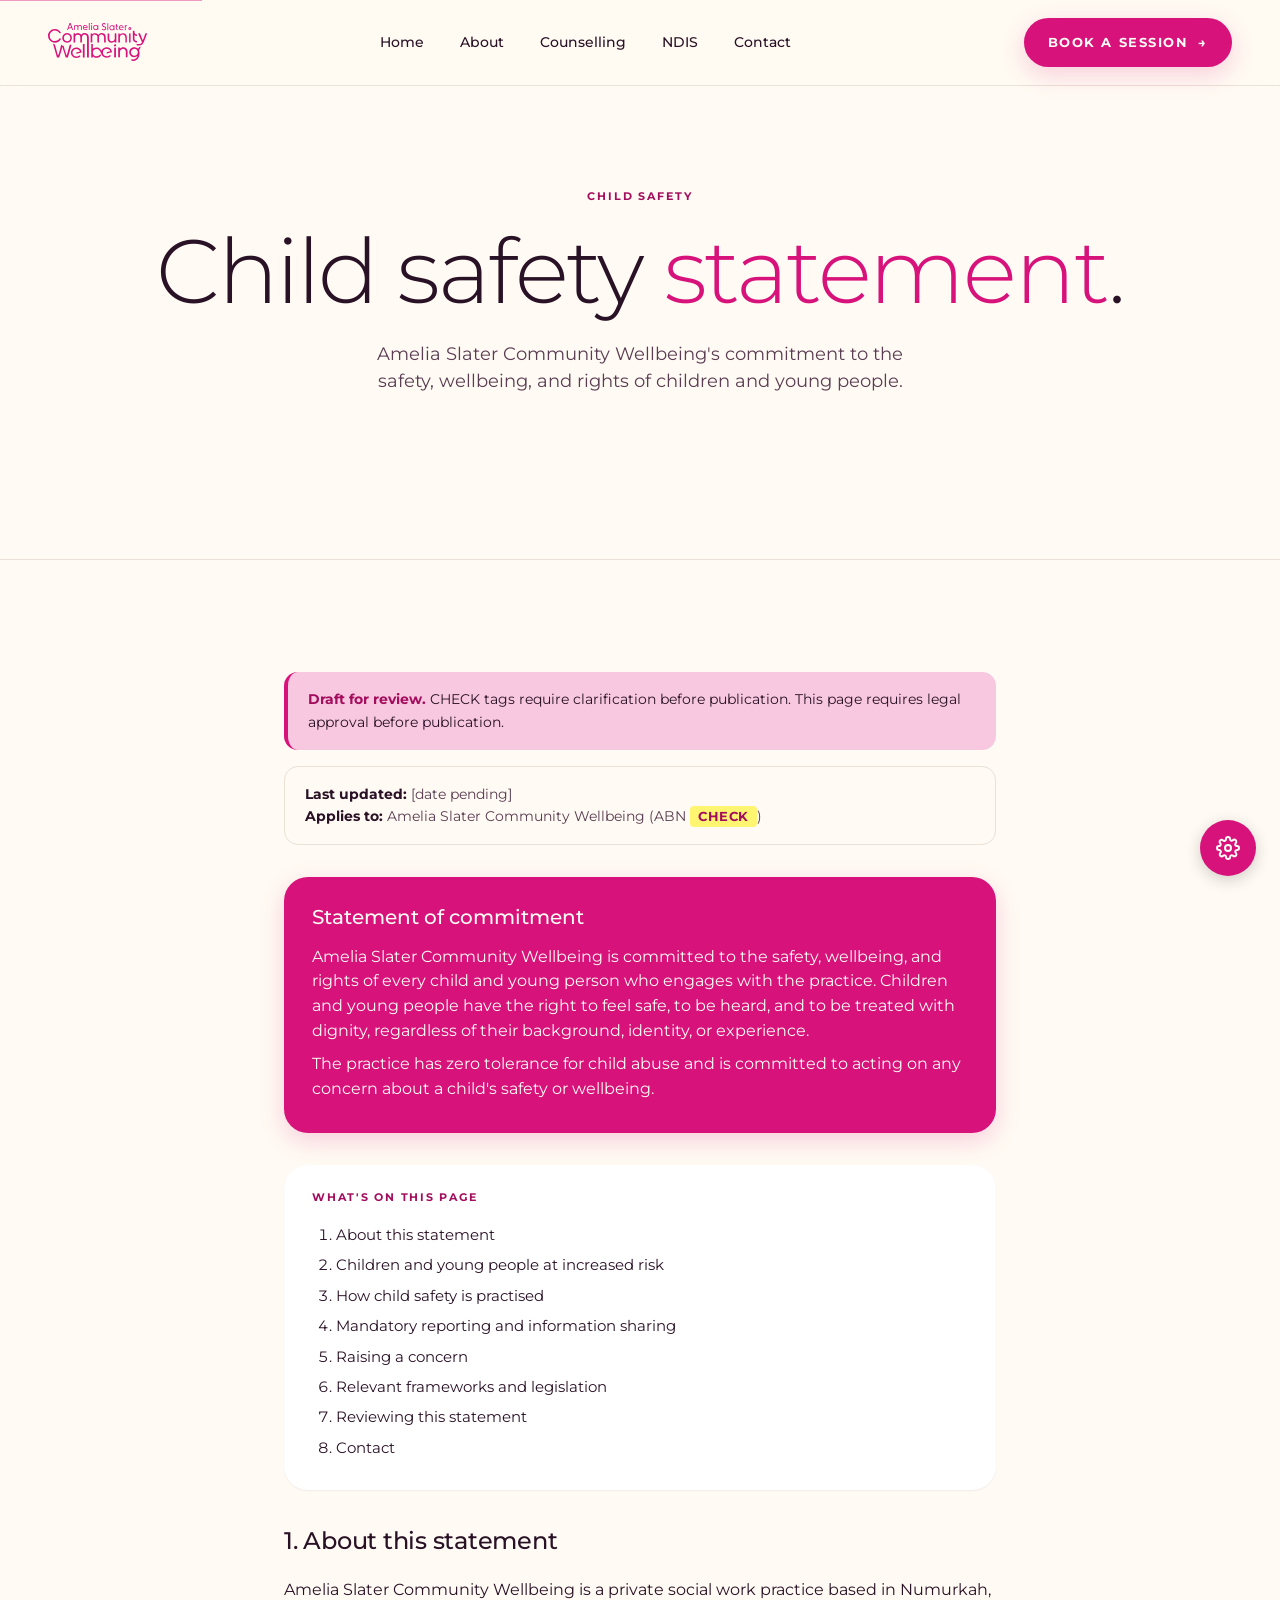
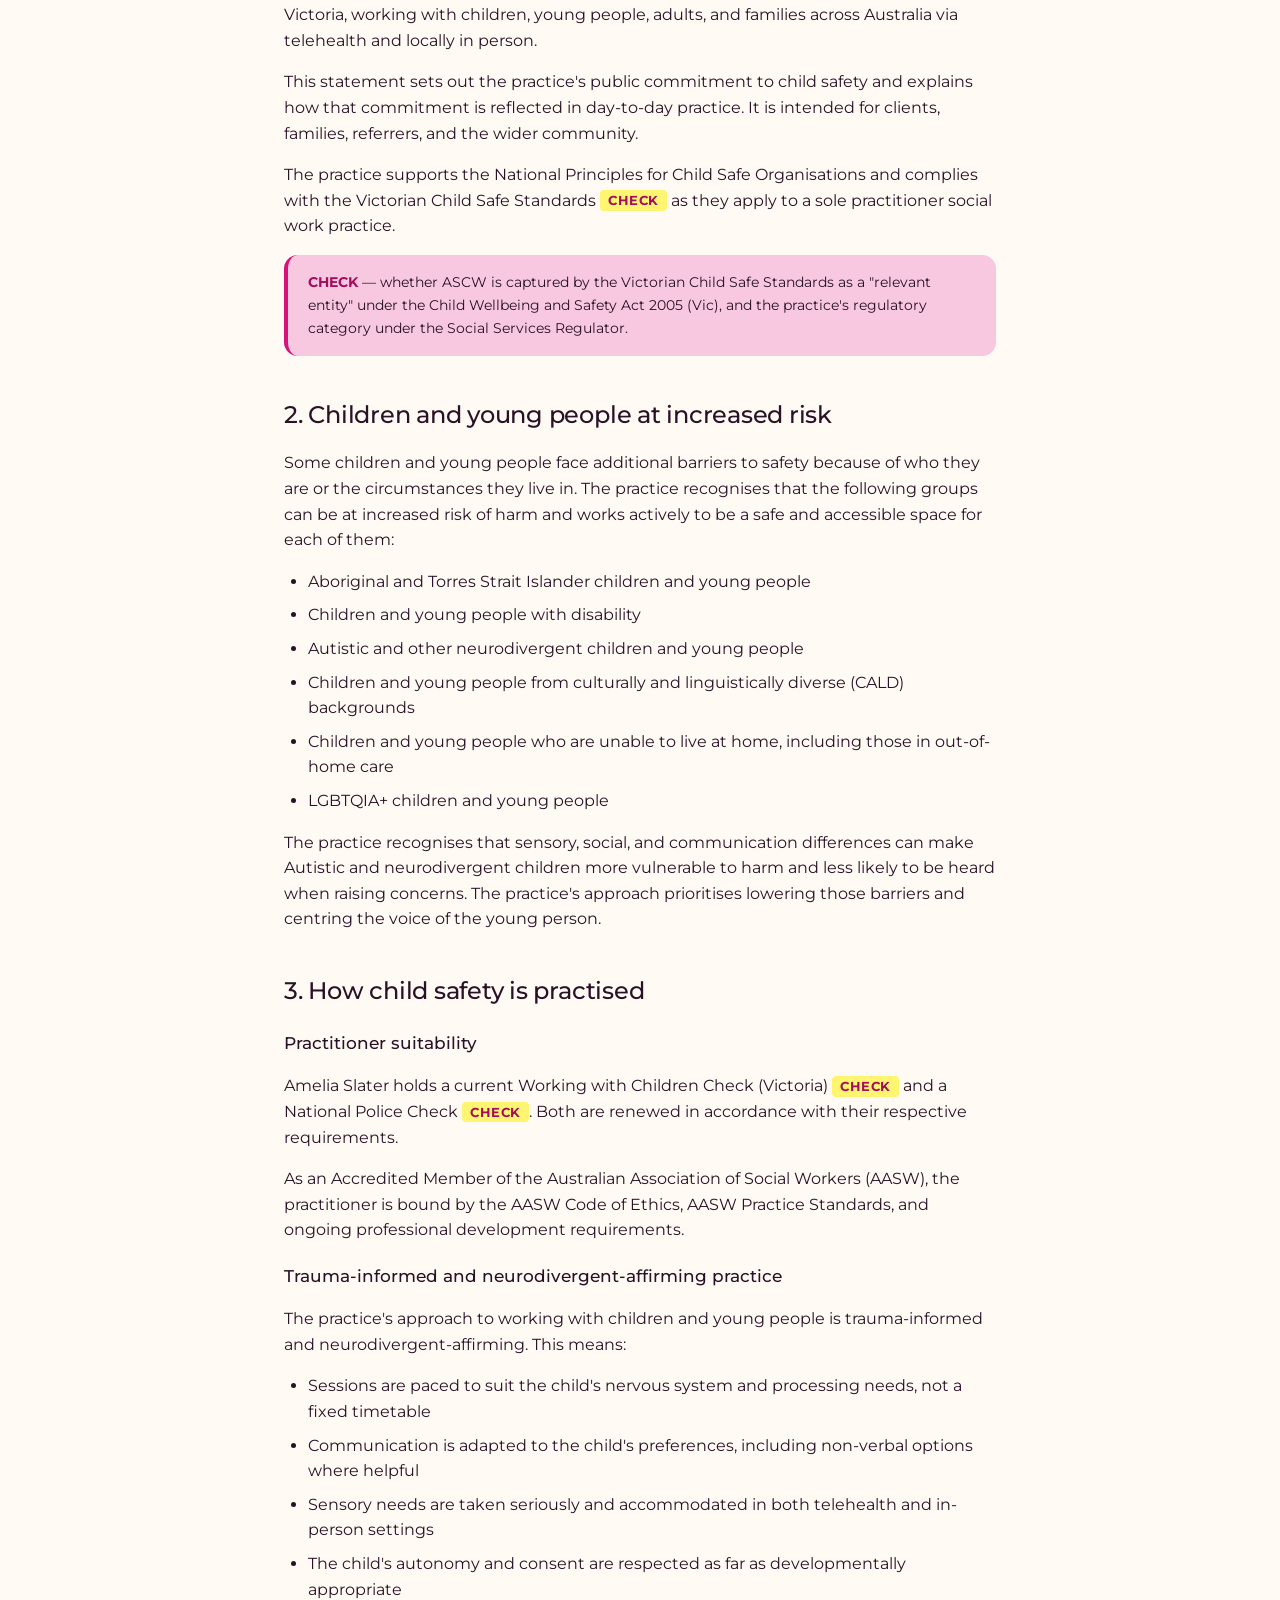
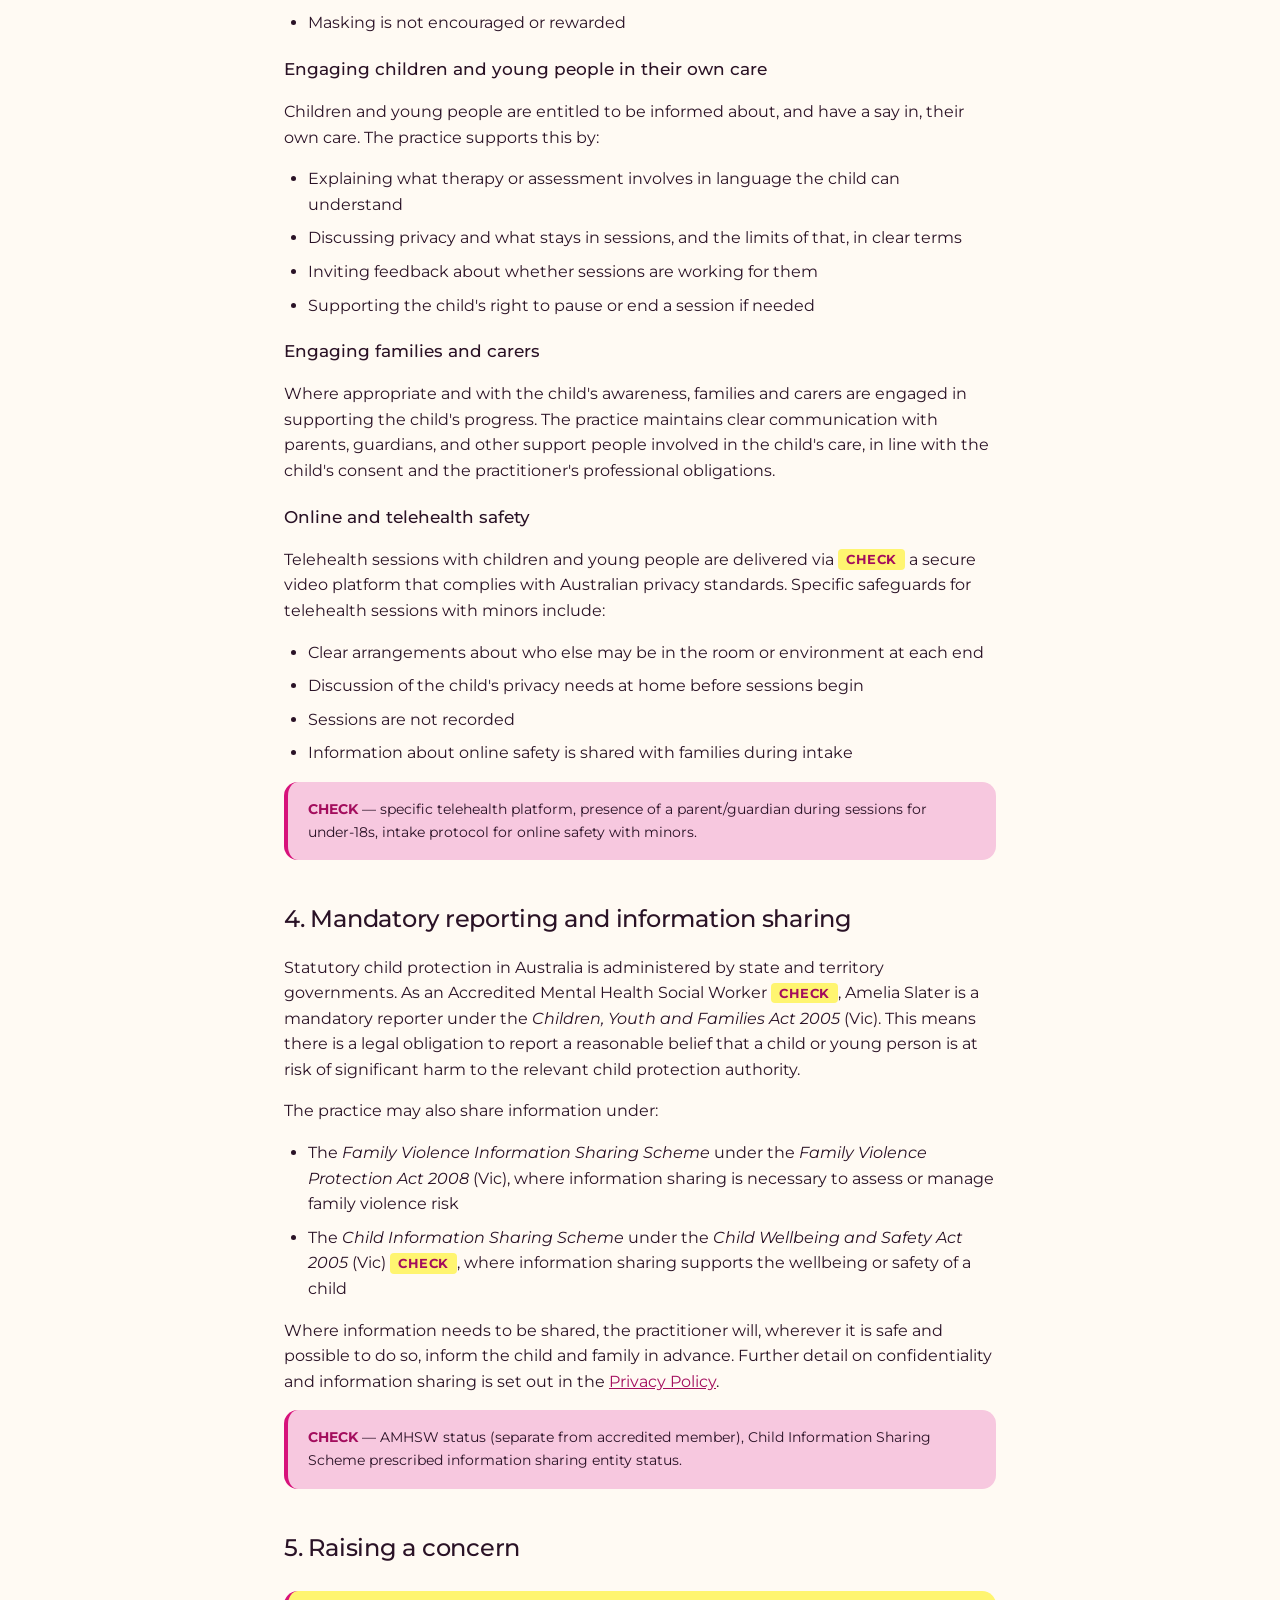
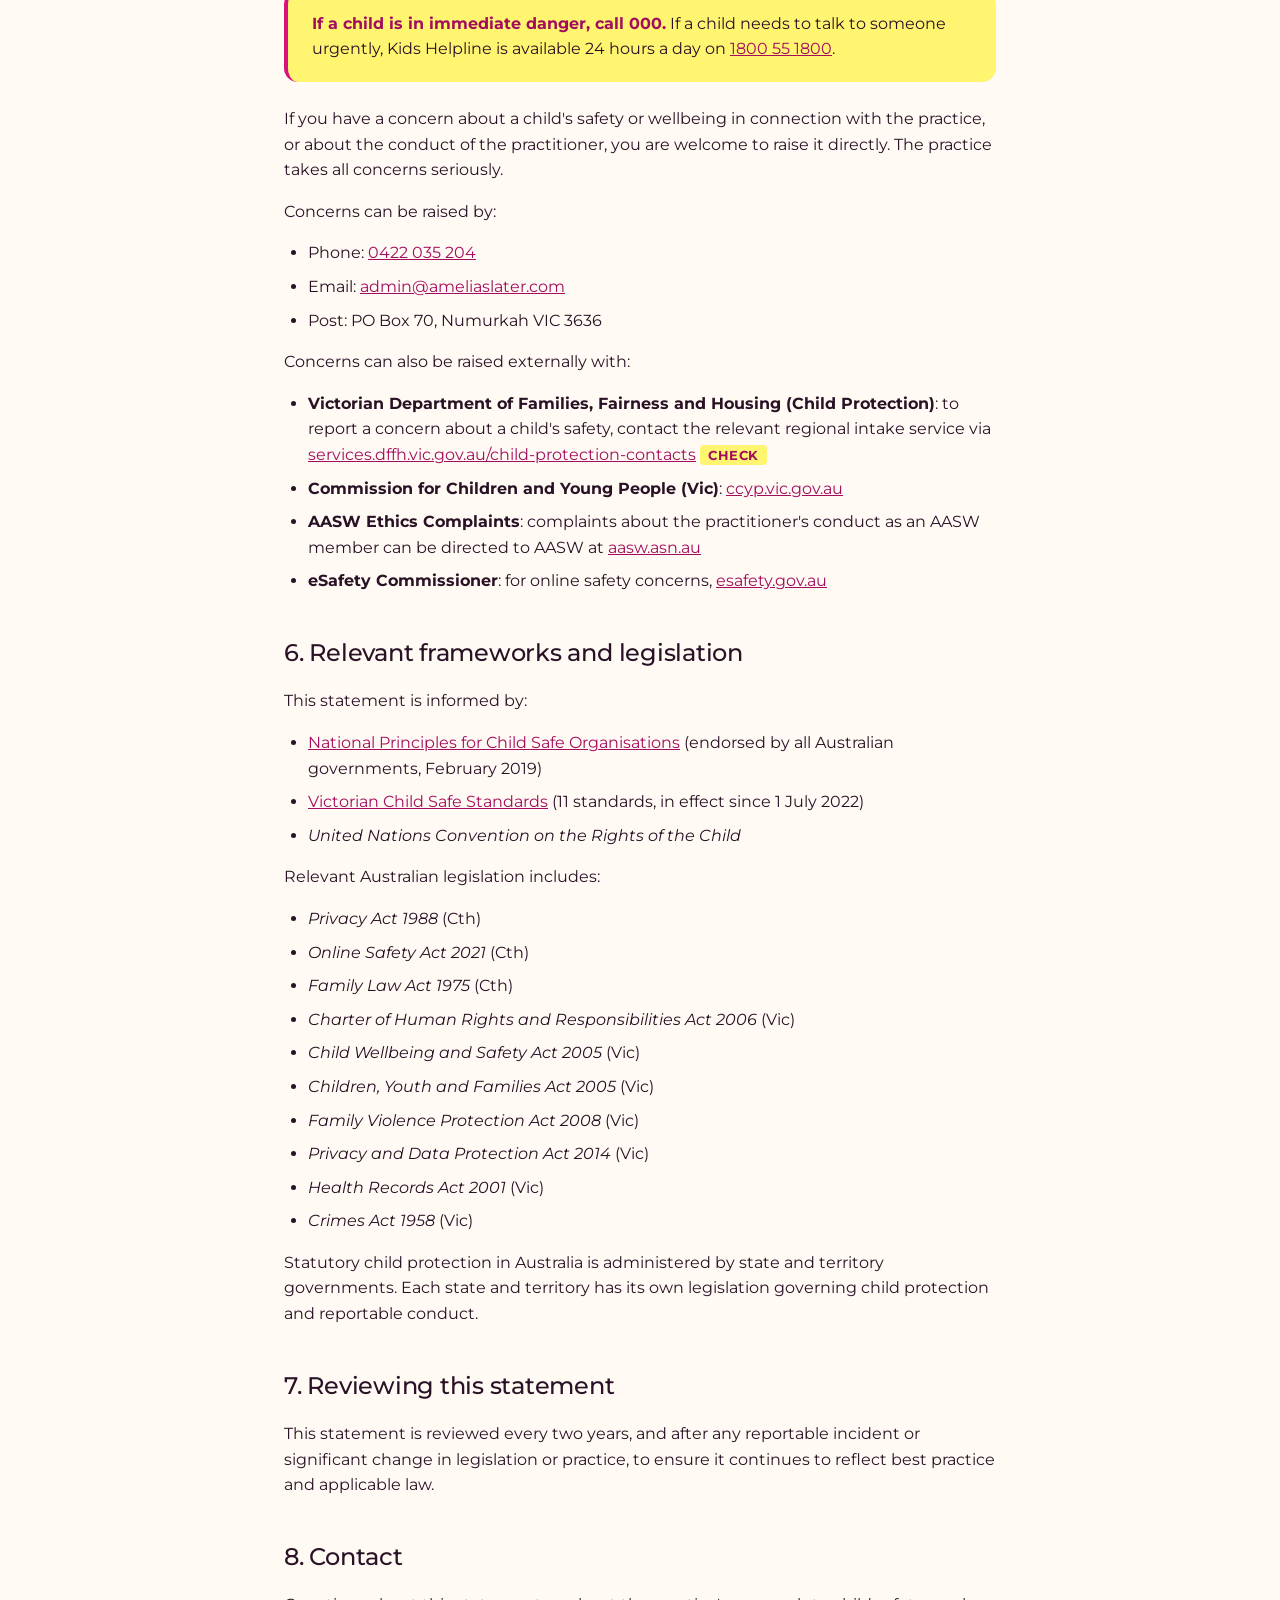
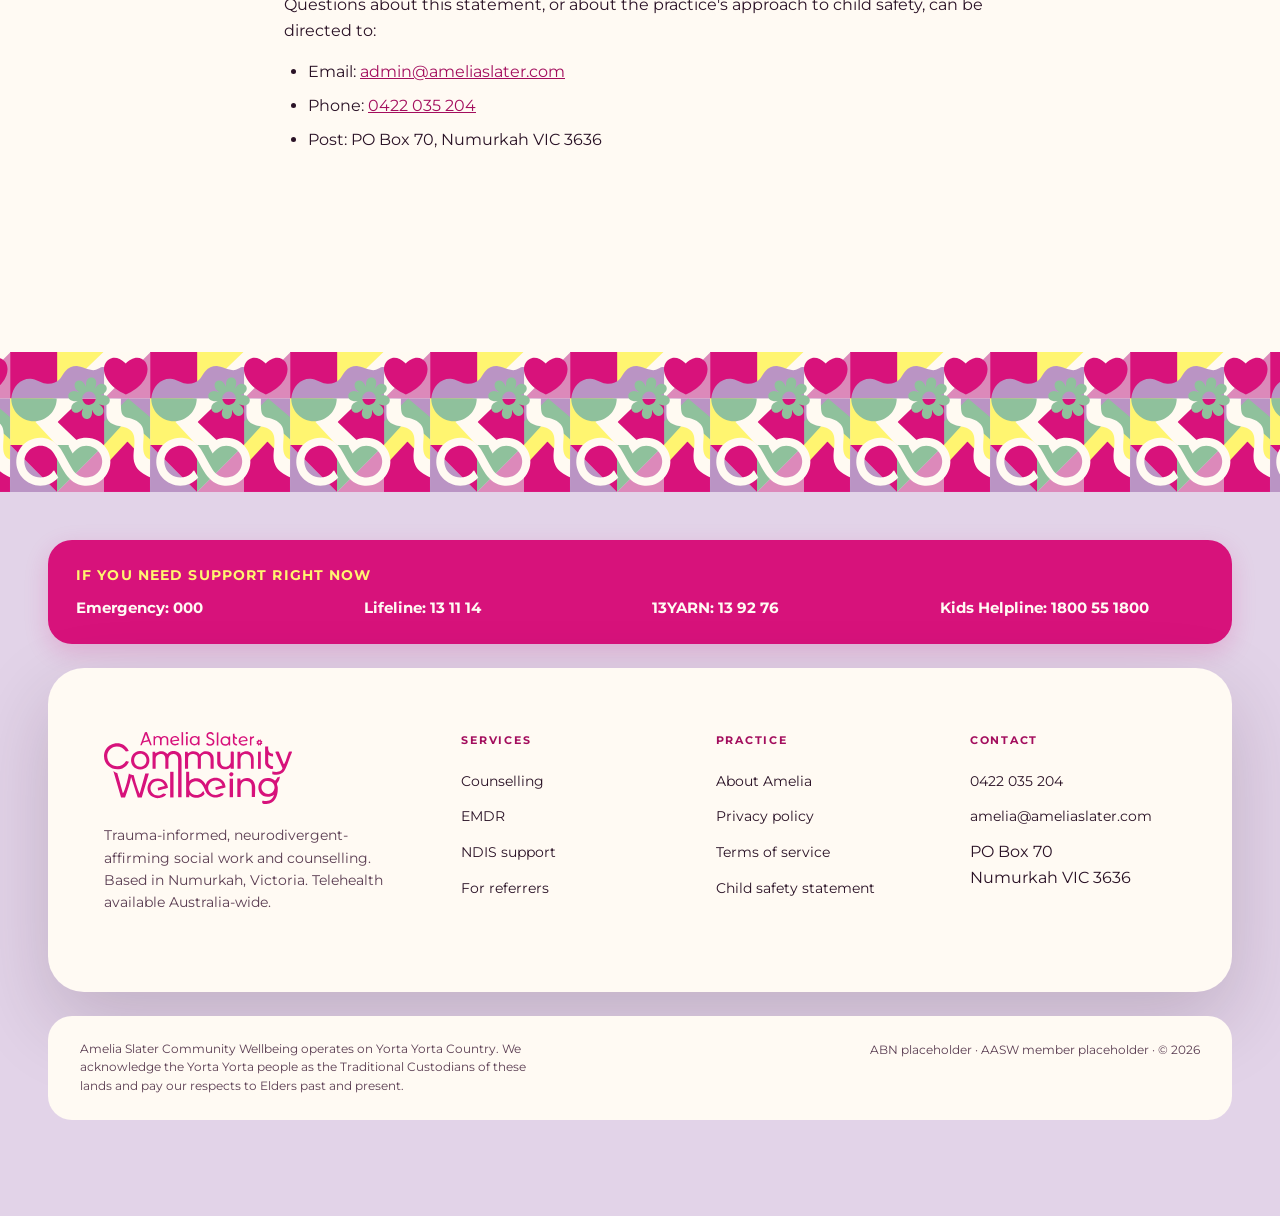
<file: child-safety.html>
<!DOCTYPE html>
<html lang="en">
<head>
  <meta charset="utf-8">
  <meta name="viewport" content="width=device-width, initial-scale=1">
  <title>Child Safety Statement | Amelia Slater Community Wellbeing</title>
  <meta name="description" content="Amelia Slater Community Wellbeing's commitment to the safety and wellbeing of children and young people. Aligned with the National Principles for Child Safe Organisations and Victorian Child Safe Standards.">
  <link rel="icon" type="image/svg+xml" href="favicon.svg">
  <link rel="stylesheet" href="styles.css">
  <style>
    .policy-page {
      max-width: 760px;
      margin: 0 auto;
      padding: 0 1.5rem 4rem;
    }
    .policy-meta {
      background: var(--ascw-cream);
      border: 1px solid var(--border-soft);
      border-radius: var(--radius-md);
      padding: 1rem 1.25rem;
      margin-bottom: 2rem;
      font-size: 0.875rem;
      color: var(--fg-2);
    }
    .policy-meta strong { color: var(--fg-1); }

    .toc {
      background: var(--bg-elevated);
      border-radius: var(--radius-lg);
      padding: 1.5rem 1.75rem;
      margin-bottom: 2rem;
      box-shadow: var(--shadow-1);
    }
    .toc h2 {
      font-size: 0.6875rem;
      font-weight: 700;
      letter-spacing: 0.16em;
      text-transform: uppercase;
      color: var(--ascw-pink-deep);
      margin: 0 0 1rem;
    }
    .toc ol {
      margin: 0;
      padding: 0 0 0 1.5rem;
    }
    .toc li {
      margin-bottom: 0.4rem;
      font-size: 0.9375rem;
    }
    .toc a {
      color: var(--fg-1);
      text-decoration: none;
      border-bottom: 1px solid transparent;
      transition: border-color var(--dur-base) var(--ease-out);
    }
    .toc a:hover { border-bottom-color: var(--ascw-pink); }

    .policy-section {
      margin-bottom: 2.5rem;
      scroll-margin-top: 100px;
    }
    .policy-section h2 {
      font-size: 1.5rem;
      font-weight: 500;
      letter-spacing: -0.01em;
      margin: 0 0 1rem;
      color: var(--fg-1);
    }
    .policy-section h3 {
      font-size: 1.0625rem;
      font-weight: 500;
      margin: 1.25rem 0 0.6rem;
      color: var(--fg-1);
    }
    .policy-section p, .policy-section li {
      font-size: 1rem;
      line-height: 1.6;
      color: var(--fg-1);
    }
    .policy-section ul, .policy-section ol {
      padding-left: 1.5rem;
    }
    .policy-section li { margin-bottom: 0.5rem; }
    .policy-section a {
      color: var(--ascw-pink-deep);
      text-decoration: underline;
    }

    .check-flag {
      background: var(--ascw-yellow);
      color: var(--ascw-pink-deep);
      padding: 0.15rem 0.5rem;
      border-radius: 4px;
      font-size: 0.8125rem;
      font-weight: 700;
      letter-spacing: 0.04em;
      text-transform: uppercase;
    }
    .review-callout {
      background: var(--ascw-pink-soft);
      border-left: 4px solid var(--ascw-pink);
      padding: 1rem 1.25rem;
      border-radius: var(--radius-md);
      margin: 1rem 0;
      font-size: 0.9rem;
      color: var(--fg-1);
    }
    .review-callout strong { color: var(--ascw-pink-deep); }

    .commitment-callout {
      background: var(--ascw-pink);
      color: var(--ascw-cream);
      padding: 1.5rem 1.75rem;
      border-radius: var(--radius-lg);
      margin: 1.5rem 0 2rem;
      box-shadow: var(--shadow-pink);
    }
    .commitment-callout h2 {
      color: var(--ascw-cream);
      margin: 0 0 0.75rem;
      font-size: 1.25rem;
      font-weight: 500;
    }
    .commitment-callout p {
      color: var(--ascw-cream);
      margin: 0.5rem 0;
      font-size: 1rem;
      line-height: 1.55;
    }

    .urgent-callout {
      background: var(--ascw-yellow);
      color: var(--fg-1);
      padding: 1.25rem 1.5rem;
      border-radius: var(--radius-md);
      margin: 1.5rem 0;
      border-left: 4px solid var(--ascw-pink);
    }
    .urgent-callout strong { color: var(--ascw-pink-deep); }
  </style>
</head>
<body>

  <a class="skip-link" href="#main">Skip to main content</a>

  <header class="site-header">
    <div class="wrap nav">
      <a class="brand" href="index.html">
        <img src="assets/logos/logo-primary.svg" alt="Amelia Slater Community Wellbeing">
      </a>
      <nav class="nav-links" aria-label="Primary">
        <a href="index.html">Home</a>
        <a href="about.html">About</a>
        <a href="counselling.html">Counselling</a>
        <a href="ndis.html">NDIS</a>
        <a href="contact.html">Contact</a>
      </nav>
      <div class="nav-cta">
        <a href="contact.html" class="btn btn-primary">Book a session <span class="arr">&rarr;</span></a>
      </div>
    </div>
  </header>

  <main id="main">

    <section class="hero">
      <div class="wrap hero-grid" style="grid-template-columns: 1fr; text-align: center;">
        <div class="hero-text" style="margin: 0 auto;">
          <span class="eyebrow">Child safety</span>
          <h1 class="h-display">Child safety <em>statement</em>.</h1>
          <p class="lede" style="margin-left: auto; margin-right: auto;">Amelia Slater Community Wellbeing's commitment to the safety, wellbeing, and rights of children and young people.</p>
        </div>
      </div>
    </section>

    <section class="section">
      <div class="policy-page">

        <div class="review-callout">
          <strong>Draft for review.</strong> CHECK tags require clarification before publication. This page requires legal approval before publication.
        </div>

        <div class="policy-meta">
          <strong>Last updated:</strong> [date pending] <br>
          <strong>Applies to:</strong> Amelia Slater Community Wellbeing (ABN <span class="check-flag">CHECK</span>)
        </div>

        <div class="commitment-callout">
          <h2>Statement of commitment</h2>
          <p>Amelia Slater Community Wellbeing is committed to the safety, wellbeing, and rights of every child and young person who engages with the practice. Children and young people have the right to feel safe, to be heard, and to be treated with dignity, regardless of their background, identity, or experience.</p>
          <p>The practice has zero tolerance for child abuse and is committed to acting on any concern about a child's safety or wellbeing.</p>
        </div>

        <nav class="toc" aria-label="Child safety statement contents">
          <h2>What's on this page</h2>
          <ol>
            <li><a href="#about">About this statement</a></li>
            <li><a href="#who-is-at-risk">Children and young people at increased risk</a></li>
            <li><a href="#how-safety-is-practised">How child safety is practised</a></li>
            <li><a href="#mandatory-reporting">Mandatory reporting and information sharing</a></li>
            <li><a href="#raising-concerns">Raising a concern</a></li>
            <li><a href="#frameworks">Relevant frameworks and legislation</a></li>
            <li><a href="#review">Reviewing this statement</a></li>
            <li><a href="#contact">Contact</a></li>
          </ol>
        </nav>

        <section class="policy-section" id="about">
          <h2>1. About this statement</h2>
          <p>Amelia Slater Community Wellbeing is a private social work practice based in Numurkah, Victoria, working with children, young people, adults, and families across Australia via telehealth and locally in person.</p>
          <p>This statement sets out the practice's public commitment to child safety and explains how that commitment is reflected in day-to-day practice. It is intended for clients, families, referrers, and the wider community.</p>
          <p>The practice supports the National Principles for Child Safe Organisations and complies with the Victorian Child Safe Standards <span class="check-flag">CHECK</span> as they apply to a sole practitioner social work practice.</p>
          <div class="review-callout">
            <strong>CHECK</strong> &mdash; whether ASCW is captured by the Victorian Child Safe Standards as a "relevant entity" under the Child Wellbeing and Safety Act 2005 (Vic), and the practice's regulatory category under the Social Services Regulator.
          </div>
        </section>

        <section class="policy-section" id="who-is-at-risk">
          <h2>2. Children and young people at increased risk</h2>
          <p>Some children and young people face additional barriers to safety because of who they are or the circumstances they live in. The practice recognises that the following groups can be at increased risk of harm and works actively to be a safe and accessible space for each of them:</p>
          <ul>
            <li>Aboriginal and Torres Strait Islander children and young people</li>
            <li>Children and young people with disability</li>
            <li>Autistic and other neurodivergent children and young people</li>
            <li>Children and young people from culturally and linguistically diverse (CALD) backgrounds</li>
            <li>Children and young people who are unable to live at home, including those in out-of-home care</li>
            <li>LGBTQIA+ children and young people</li>
          </ul>
          <p>The practice recognises that sensory, social, and communication differences can make Autistic and neurodivergent children more vulnerable to harm and less likely to be heard when raising concerns. The practice's approach prioritises lowering those barriers and centring the voice of the young person.</p>
        </section>

        <section class="policy-section" id="how-safety-is-practised">
          <h2>3. How child safety is practised</h2>

          <h3>Practitioner suitability</h3>
          <p>Amelia Slater holds a current Working with Children Check (Victoria) <span class="check-flag">CHECK</span> and a National Police Check <span class="check-flag">CHECK</span>. Both are renewed in accordance with their respective requirements.</p>
          <p>As an Accredited Member of the Australian Association of Social Workers (AASW), the practitioner is bound by the AASW Code of Ethics, AASW Practice Standards, and ongoing professional development requirements.</p>

          <h3>Trauma-informed and neurodivergent-affirming practice</h3>
          <p>The practice's approach to working with children and young people is trauma-informed and neurodivergent-affirming. This means:</p>
          <ul>
            <li>Sessions are paced to suit the child's nervous system and processing needs, not a fixed timetable</li>
            <li>Communication is adapted to the child's preferences, including non-verbal options where helpful</li>
            <li>Sensory needs are taken seriously and accommodated in both telehealth and in-person settings</li>
            <li>The child's autonomy and consent are respected as far as developmentally appropriate</li>
            <li>Masking is not encouraged or rewarded</li>
          </ul>

          <h3>Engaging children and young people in their own care</h3>
          <p>Children and young people are entitled to be informed about, and have a say in, their own care. The practice supports this by:</p>
          <ul>
            <li>Explaining what therapy or assessment involves in language the child can understand</li>
            <li>Discussing privacy and what stays in sessions, and the limits of that, in clear terms</li>
            <li>Inviting feedback about whether sessions are working for them</li>
            <li>Supporting the child's right to pause or end a session if needed</li>
          </ul>

          <h3>Engaging families and carers</h3>
          <p>Where appropriate and with the child's awareness, families and carers are engaged in supporting the child's progress. The practice maintains clear communication with parents, guardians, and other support people involved in the child's care, in line with the child's consent and the practitioner's professional obligations.</p>

          <h3>Online and telehealth safety</h3>
          <p>Telehealth sessions with children and young people are delivered via <span class="check-flag">CHECK</span> a secure video platform that complies with Australian privacy standards. Specific safeguards for telehealth sessions with minors include:</p>
          <ul>
            <li>Clear arrangements about who else may be in the room or environment at each end</li>
            <li>Discussion of the child's privacy needs at home before sessions begin</li>
            <li>Sessions are not recorded</li>
            <li>Information about online safety is shared with families during intake</li>
          </ul>
          <div class="review-callout">
            <strong>CHECK</strong> &mdash; specific telehealth platform, presence of a parent/guardian during sessions for under-18s, intake protocol for online safety with minors.
          </div>
        </section>

        <section class="policy-section" id="mandatory-reporting">
          <h2>4. Mandatory reporting and information sharing</h2>
          <p>Statutory child protection in Australia is administered by state and territory governments. As an Accredited Mental Health Social Worker <span class="check-flag">CHECK</span>, Amelia Slater is a mandatory reporter under the <em>Children, Youth and Families Act 2005</em> (Vic). This means there is a legal obligation to report a reasonable belief that a child or young person is at risk of significant harm to the relevant child protection authority.</p>
          <p>The practice may also share information under:</p>
          <ul>
            <li>The <em>Family Violence Information Sharing Scheme</em> under the <em>Family Violence Protection Act 2008</em> (Vic), where information sharing is necessary to assess or manage family violence risk</li>
            <li>The <em>Child Information Sharing Scheme</em> under the <em>Child Wellbeing and Safety Act 2005</em> (Vic) <span class="check-flag">CHECK</span>, where information sharing supports the wellbeing or safety of a child</li>
          </ul>
          <p>Where information needs to be shared, the practitioner will, wherever it is safe and possible to do so, inform the child and family in advance. Further detail on confidentiality and information sharing is set out in the <a href="privacy.html">Privacy Policy</a>.</p>
          <div class="review-callout">
            <strong>CHECK</strong> &mdash; AMHSW status (separate from accredited member), Child Information Sharing Scheme prescribed information sharing entity status.
          </div>
        </section>

        <section class="policy-section" id="raising-concerns">
          <h2>5. Raising a concern</h2>

          <div class="urgent-callout">
            <strong>If a child is in immediate danger, call 000.</strong> If a child needs to talk to someone urgently, Kids Helpline is available 24 hours a day on <a href="tel:1800551800" style="color: var(--ascw-pink-deep);">1800 55 1800</a>.
          </div>

          <p>If you have a concern about a child's safety or wellbeing in connection with the practice, or about the conduct of the practitioner, you are welcome to raise it directly. The practice takes all concerns seriously.</p>

          <p>Concerns can be raised by:</p>
          <ul>
            <li>Phone: <a href="tel:0422035204">0422 035 204</a></li>
            <li>Email: <a href="mailto:admin@ameliaslater.com">admin@ameliaslater.com</a></li>
            <li>Post: PO Box 70, Numurkah VIC 3636</li>
          </ul>

          <p>Concerns can also be raised externally with:</p>
          <ul>
            <li><strong>Victorian Department of Families, Fairness and Housing (Child Protection)</strong>: to report a concern about a child's safety, contact the relevant regional intake service via <a href="https://services.dffh.vic.gov.au/child-protection-contacts" target="_blank" rel="noopener">services.dffh.vic.gov.au/child-protection-contacts</a> <span class="check-flag">CHECK</span></li>
            <li><strong>Commission for Children and Young People (Vic)</strong>: <a href="https://ccyp.vic.gov.au" target="_blank" rel="noopener">ccyp.vic.gov.au</a></li>
            <li><strong>AASW Ethics Complaints</strong>: complaints about the practitioner's conduct as an AASW member can be directed to AASW at <a href="https://www.aasw.asn.au" target="_blank" rel="noopener">aasw.asn.au</a></li>
            <li><strong>eSafety Commissioner</strong>: for online safety concerns, <a href="https://www.esafety.gov.au" target="_blank" rel="noopener">esafety.gov.au</a></li>
          </ul>
        </section>

        <section class="policy-section" id="frameworks">
          <h2>6. Relevant frameworks and legislation</h2>
          <p>This statement is informed by:</p>
          <ul>
            <li><a href="https://www.childsafety.gov.au/resources/national-principles-child-safe-organisations" target="_blank" rel="noopener">National Principles for Child Safe Organisations</a> (endorsed by all Australian governments, February 2019)</li>
            <li><a href="https://ccyp.vic.gov.au/child-safe-standards/the-11-child-safe-standards/" target="_blank" rel="noopener">Victorian Child Safe Standards</a> (11 standards, in effect since 1 July 2022)</li>
            <li><em>United Nations Convention on the Rights of the Child</em></li>
          </ul>
          <p>Relevant Australian legislation includes:</p>
          <ul>
            <li><em>Privacy Act 1988</em> (Cth)</li>
            <li><em>Online Safety Act 2021</em> (Cth)</li>
            <li><em>Family Law Act 1975</em> (Cth)</li>
            <li><em>Charter of Human Rights and Responsibilities Act 2006</em> (Vic)</li>
            <li><em>Child Wellbeing and Safety Act 2005</em> (Vic)</li>
            <li><em>Children, Youth and Families Act 2005</em> (Vic)</li>
            <li><em>Family Violence Protection Act 2008</em> (Vic)</li>
            <li><em>Privacy and Data Protection Act 2014</em> (Vic)</li>
            <li><em>Health Records Act 2001</em> (Vic)</li>
            <li><em>Crimes Act 1958</em> (Vic)</li>
          </ul>
          <p>Statutory child protection in Australia is administered by state and territory governments. Each state and territory has its own legislation governing child protection and reportable conduct.</p>
        </section>

        <section class="policy-section" id="review">
          <h2>7. Reviewing this statement</h2>
          <p>This statement is reviewed every two years, and after any reportable incident or significant change in legislation or practice, to ensure it continues to reflect best practice and applicable law.</p>
        </section>

        <section class="policy-section" id="contact">
          <h2>8. Contact</h2>
          <p>Questions about this statement, or about the practice's approach to child safety, can be directed to:</p>
          <ul>
            <li>Email: <a href="mailto:admin@ameliaslater.com">admin@ameliaslater.com</a></li>
            <li>Phone: <a href="tel:0422035204">0422 035 204</a></li>
            <li>Post: PO Box 70, Numurkah VIC 3636</li>
          </ul>
        </section>

      </div>
    </section>

  </main>

  <footer class="site-footer">
    <div class="wrap">

      <aside class="crisis-block" aria-label="Crisis support resources">
        <h2>If you need support right now</h2>
        <ul>
          <li><a href="tel:000">Emergency: 000</a></li>
          <li><a href="tel:131114">Lifeline: 13 11 14</a></li>
          <li><a href="tel:139276">13YARN: 13 92 76</a></li>
          <li><a href="tel:1800551800">Kids Helpline: 1800 55 1800</a></li>
        </ul>
      </aside>

      <div class="foot-grid">
        <div class="foot-brand">
          <img src="assets/logos/logo-primary.svg" alt="Amelia Slater Community Wellbeing">
          <p>Trauma-informed, neurodivergent-affirming social work and counselling. Based in Numurkah, Victoria. Telehealth available Australia-wide.</p>
        </div>
        <div class="foot-col">
          <h5>Services</h5>
          <ul>
            <li><a href="counselling.html">Counselling</a></li>
            <li><a href="emdr.html">EMDR</a></li>
            <li><a href="ndis.html">NDIS support</a></li>
            <li><a href="ndis.html">For referrers</a></li>
          </ul>
        </div>
        <div class="foot-col">
          <h5>Practice</h5>
          <ul>
            <li><a href="about.html">About Amelia</a></li>
            <li><a href="privacy.html">Privacy policy</a></li>
            <li><a href="terms.html">Terms of service</a></li>
            <li><a href="child-safety.html">Child safety statement</a></li>
          </ul>
        </div>
        <div class="foot-col">
          <h5>Contact</h5>
          <ul>
            <li><a href="tel:0422035204">0422 035 204</a></li>
            <li><a href="mailto:amelia@ameliaslater.com">amelia@ameliaslater.com</a></li>
            <li>PO Box 70<br>Numurkah VIC 3636</li>
          </ul>
        </div>
      </div>

      <div class="foot-bottom">
        <div class="ack">
          Amelia Slater Community Wellbeing operates on Yorta Yorta Country. We acknowledge the Yorta Yorta people as the Traditional Custodians of these lands and pay our respects to Elders past and present.
        </div>
        <div>
          ABN placeholder &middot; AASW member placeholder &middot; &copy; <span id="year"></span>
        </div>
      </div>

    </div>
  </footer>

  <button class="controls-toggle" aria-label="Open accessibility controls" aria-expanded="false" aria-controls="controls-panel" id="controls-toggle">
    <svg width="24" height="24" viewBox="0 0 24 24" fill="none" stroke="currentColor" stroke-width="2" stroke-linecap="round" stroke-linejoin="round" aria-hidden="true">
      <circle cx="12" cy="12" r="3"></circle>
      <path d="M19.4 15a1.65 1.65 0 0 0 .33 1.82l.06.06a2 2 0 0 1 0 2.83 2 2 0 0 1-2.83 0l-.06-.06a1.65 1.65 0 0 0-1.82-.33 1.65 1.65 0 0 0-1 1.51V21a2 2 0 0 1-4 0v-.09a1.65 1.65 0 0 0-1-1.51 1.65 1.65 0 0 0-1.82.33l-.06.06a2 2 0 0 1-2.83 0 2 2 0 0 1 0-2.83l.06-.06a1.65 1.65 0 0 0 .33-1.82 1.65 1.65 0 0 0-1.51-1H3a2 2 0 0 1 0-4h.09a1.65 1.65 0 0 0 1.51-1 1.65 1.65 0 0 0-.33-1.82l-.06-.06a2 2 0 0 1 0-2.83 2 2 0 0 1 2.83 0l.06.06a1.65 1.65 0 0 0 1.82.33H9a1.65 1.65 0 0 0 1-1.51V3a2 2 0 0 1 4 0v.09a1.65 1.65 0 0 0 1 1.51 1.65 1.65 0 0 0 1.82-.33l.06-.06a2 2 0 0 1 2.83 0 2 2 0 0 1 0 2.83l-.06.06a1.65 1.65 0 0 0-.33 1.82V9a1.65 1.65 0 0 0 1.51 1H21a2 2 0 0 1 0 4h-.09a1.65 1.65 0 0 0-1.51 1z"></path>
    </svg>
  </button>

  <div class="controls-panel" id="controls-panel" role="dialog" aria-label="Accessibility and reading controls">
    <h2>Reading controls</h2>
    <div class="control-group">
      <label for="font-size-slider">Text size</label>
      <input type="range" id="font-size-slider" min="14" max="26" step="1" value="16">
    </div>
    <div class="control-group">
      <label>Background colour</label>
      <div class="bg-options" role="group">
        <button data-bg="cream" aria-pressed="true">Cream</button>
        <button data-bg="sage">Sage</button>
        <button data-bg="lavender">Lavender</button>
      </div>
    </div>
    <div class="control-group">
      <label>Font</label>
      <div class="font-options" role="group">
        <button data-font="default" aria-pressed="true">
          <span class="preview">Aa</span>
          <span class="label">Default</span>
        </button>
        <button data-font="atkinson">
          <span class="preview">Aa</span>
          <span class="label">Atkinson</span>
        </button>
        <button data-font="opendyslexic">
          <span class="preview">Aa</span>
          <span class="label">Dyslexic</span>
        </button>
      </div>
    </div>

    <div class="control-group">
      <div class="toggle-row">
        <span>High contrast</span>
        <label class="switch"><input type="checkbox" id="toggle-contrast"><span class="slider"></span></label>
      </div>
      <div class="toggle-row">
        <span>Reduce motion</span>
        <label class="switch"><input type="checkbox" id="toggle-motion"><span class="slider"></span></label>
      </div>
      <div class="toggle-row">
        <span>Reading mode</span>
        <label class="switch"><input type="checkbox" id="toggle-reading"><span class="slider"></span></label>
      </div>
    </div>
    <button class="reset-btn" id="reset-btn">Reset all to default</button>
  </div>

  <script src="scripts.js"></script>
</body>
</html>
</file>
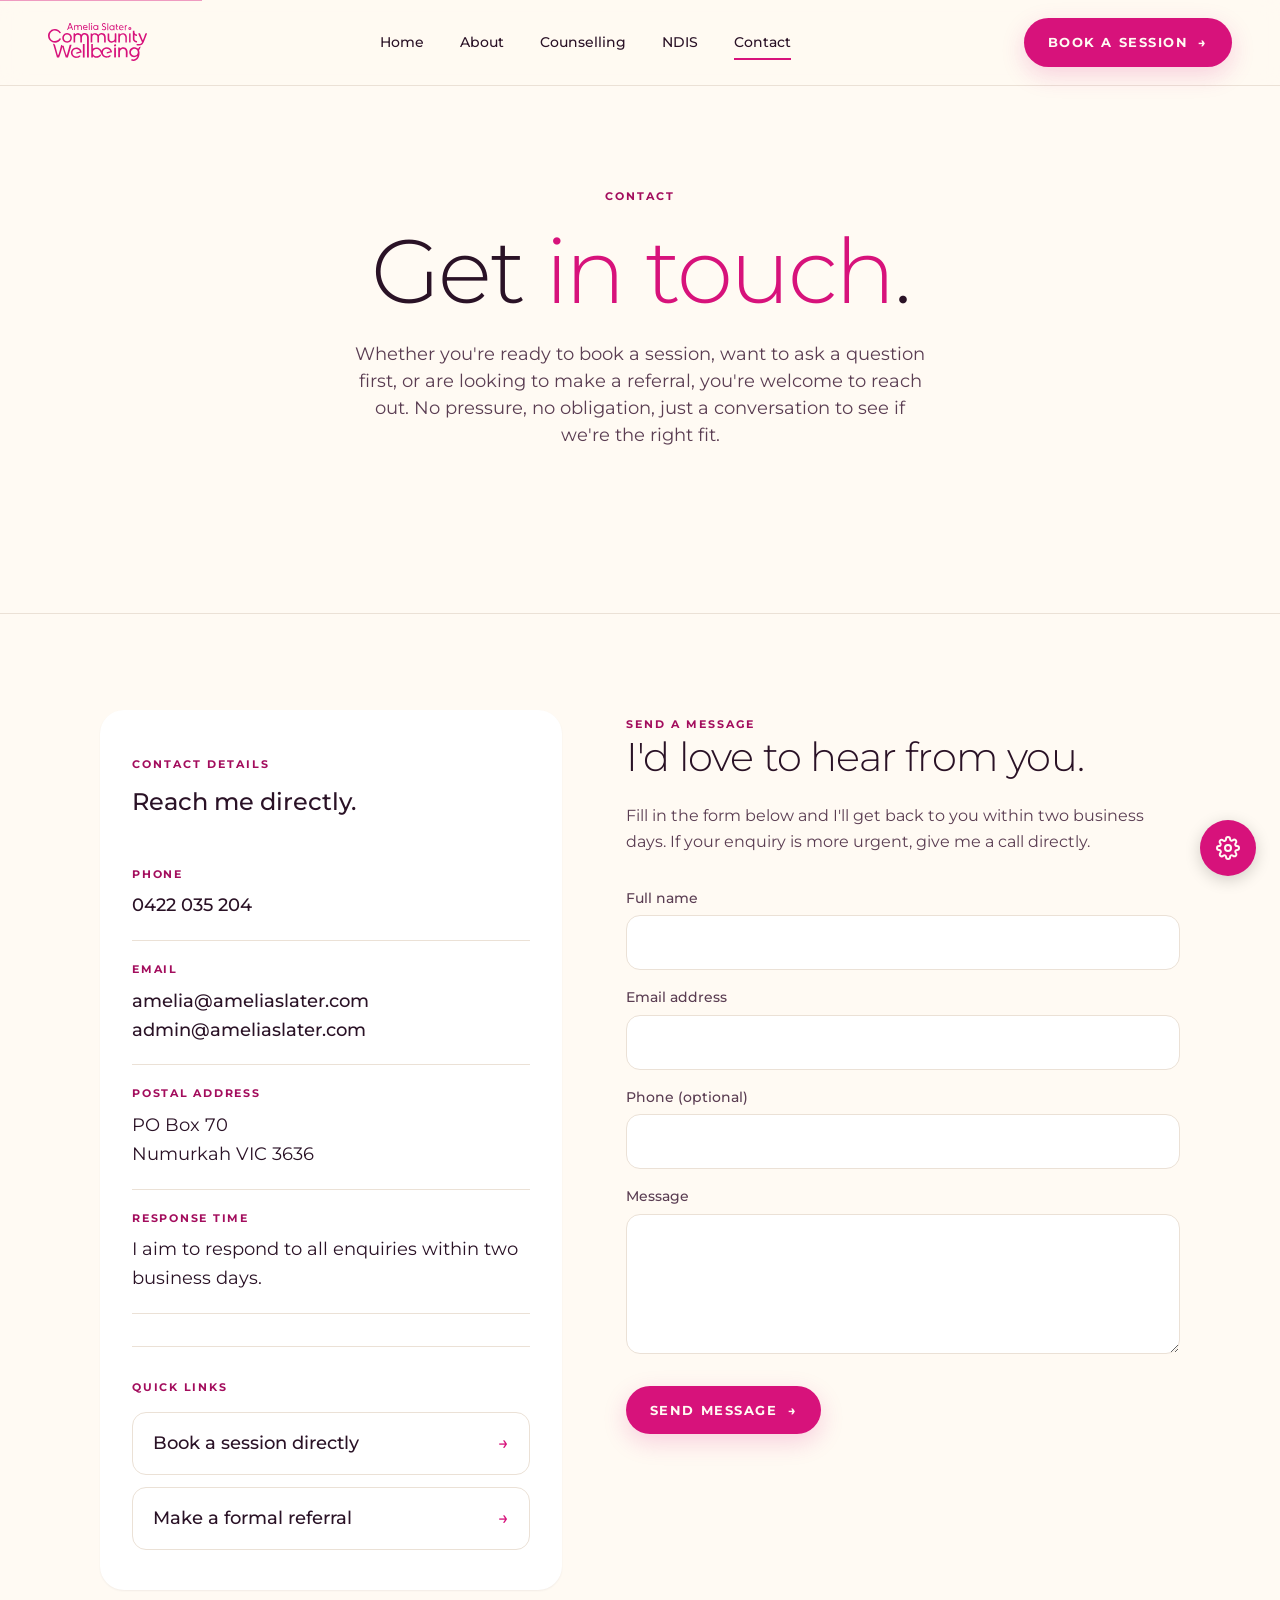
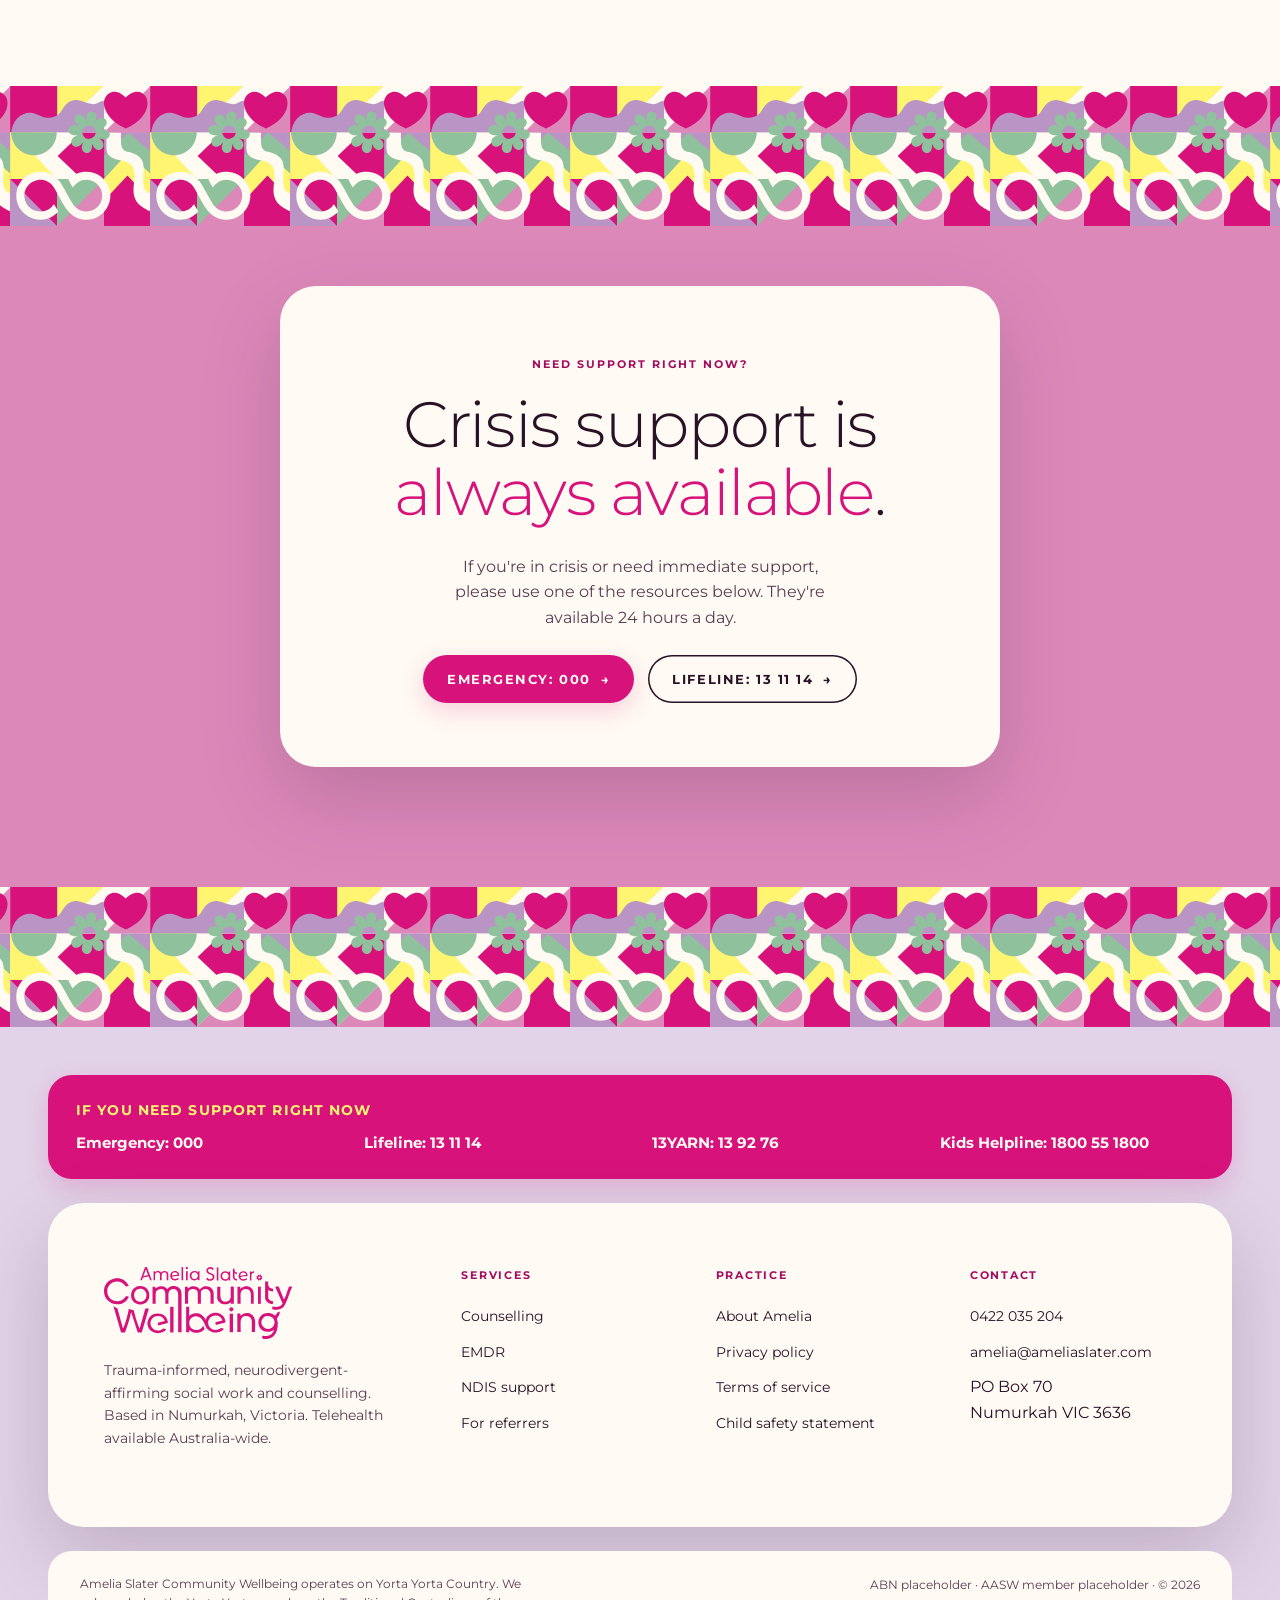
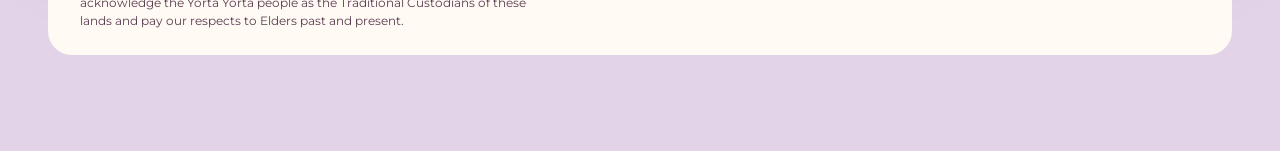
<file: contact.html>
<!DOCTYPE html>
<html lang="en">
<head>
  <meta charset="utf-8">
  <meta name="viewport" content="width=device-width, initial-scale=1">
  <title>Contact Amelia Slater | Counselling, EMDR and NDIS Support | Telehealth Australia-wide</title>
  <meta name="description" content="Contact Amelia Slater to book a counselling or EMDR session via telehealth. Trauma-informed, neurodivergent-affirming support for adults across Australia.">
  <link rel="icon" type="image/svg+xml" href="favicon.svg">
  <link rel="stylesheet" href="styles.css">
  <style>
    /* Contact page layout */
    .contact-grid {
      display: grid;
      grid-template-columns: 1fr;
      gap: 3rem;
      max-width: 1080px;
      margin: 0 auto;
    }
    @media (min-width: 900px) {
      .contact-grid { grid-template-columns: 1fr 1.2fr; gap: 4rem; }
    }
    .contact-details {
      background: var(--bg-elevated);
      border-radius: var(--radius-lg);
      padding: 2.5rem 2rem;
      box-shadow: var(--shadow-1);
    }
    .contact-details h3 {
      font-size: 0.6875rem;
      font-weight: 700;
      letter-spacing: 0.16em;
      text-transform: uppercase;
      color: var(--ascw-pink-deep);
      margin: 0 0 0.5rem;
    }
    .contact-details .item {
      padding: 1.25rem 0;
      border-bottom: 1px solid var(--border-soft);
    }
    .contact-details .item:last-child { border-bottom: 0; }
    .contact-details .item:first-child { padding-top: 0; }
    .contact-details a {
      color: var(--fg-1);
      font-size: 1.125rem;
      font-weight: 500;
      transition: color var(--dur-base) var(--ease-out);
    }
    .contact-details a:hover { color: var(--ascw-pink); }
    .contact-details .static {
      font-size: 1.125rem;
      color: var(--fg-1);
    }

    .contact-form-block h3 {
      font-size: 0.6875rem;
      font-weight: 700;
      letter-spacing: 0.16em;
      text-transform: uppercase;
      color: var(--ascw-pink-deep);
      margin: 0 0 0.5rem;
    }
    .contact-form-block h2 {
      font-size: clamp(1.75rem, 3.5vw, 2.5rem);
      font-weight: 300;
      letter-spacing: -0.02em;
      line-height: 1.1;
      margin: 0 0 1.5rem;
    }
    .contact-form {
      display: grid;
      gap: 1rem;
    }
    .contact-form label {
      display: block;
      font-size: 0.875rem;
      font-weight: 500;
      color: var(--fg-2);
      margin-bottom: 0.4rem;
    }
    .contact-form input[type="text"],
    .contact-form input[type="email"],
    .contact-form textarea {
      width: 100%;
      padding: 0.85rem 1rem;
      font: inherit;
      font-size: 1rem;
      border: 1px solid var(--border-soft);
      border-radius: var(--radius-md);
      background: var(--bg-elevated);
      color: var(--fg-1);
      box-sizing: border-box;
      transition: border-color var(--dur-base) var(--ease-out),
                  box-shadow var(--dur-base) var(--ease-out);
    }
    .contact-form textarea {
      min-height: 140px;
      resize: vertical;
    }
    .contact-form input:focus,
    .contact-form textarea:focus {
      outline: 0;
      border-color: var(--ascw-pink);
      box-shadow: 0 0 0 3px rgba(215, 18, 123, 0.15);
    }
    .contact-form .form-actions {
      margin-top: 0.5rem;
    }

    .quick-links {
      margin-top: 2rem;
      padding-top: 2rem;
      border-top: 1px solid var(--border-soft);
    }
    .quick-links h4 {
      font-size: 0.6875rem;
      font-weight: 700;
      letter-spacing: 0.16em;
      text-transform: uppercase;
      color: var(--ascw-pink-deep);
      margin: 0 0 1rem;
    }
    .quick-links-grid {
      display: grid;
      gap: 0.75rem;
    }
    .quick-links a {
      display: flex;
      align-items: center;
      gap: 0.75rem;
      padding: 1rem 1.25rem;
      background: var(--bg-elevated);
      border: 1px solid var(--border-soft);
      border-radius: var(--radius-md);
      color: var(--fg-1);
      font-weight: 500;
      transition: border-color var(--dur-base) var(--ease-out),
                  transform var(--dur-base) var(--ease-out);
    }
    .quick-links a:hover {
      border-color: var(--ascw-pink);
      transform: translateX(3px);
    }
    .quick-links a .arr {
      margin-left: auto;
      color: var(--ascw-pink);
    }
  </style>
</head>
<body>

  <a class="skip-link" href="#main">Skip to main content</a>

  <header class="site-header">
    <div class="wrap nav">
      <a class="brand" href="index.html">
        <img src="assets/logos/logo-primary.svg" alt="Amelia Slater Community Wellbeing">
      </a>
      <nav class="nav-links" aria-label="Primary">
        <a href="index.html">Home</a>
        <a href="about.html">About</a>
        <a href="counselling.html">Counselling</a>
        <a href="ndis.html">NDIS</a>
        <a href="contact.html" aria-current="page">Contact</a>
      </nav>
      <div class="nav-cta">
        <a href="contact.html" class="btn btn-primary">Book a session <span class="arr">&rarr;</span></a>
      </div>
    </div>
  </header>

  <main id="main">

    <section class="hero">
      <div class="wrap hero-grid" style="grid-template-columns: 1fr; text-align: center;">
        <div class="hero-text" style="margin: 0 auto;">
          <span class="eyebrow">Contact</span>
          <h1 class="h-display">Get <em>in touch</em>.</h1>
          <p class="lede" style="margin-left: auto; margin-right: auto;">Whether you're ready to book a session, want to ask a question first, or are looking to make a referral, you're welcome to reach out. No pressure, no obligation, just a conversation to see if we're the right fit.</p>
        </div>
      </div>
    </section>

    <section class="section">
      <div class="wrap">

        <div class="contact-grid">

          <aside class="contact-details">
            <span class="eyebrow">Contact details</span>
            <h2 style="font-size: 1.5rem; font-weight: 500; margin: 0.5rem 0 1.5rem;">Reach me directly.</h2>

            <div class="item">
              <h3>Phone</h3>
              <a href="tel:0422035204">0422 035 204</a>
            </div>

            <div class="item">
              <h3>Email</h3>
              <a href="mailto:amelia@ameliaslater.com">amelia@ameliaslater.com</a><br>
              <a href="mailto:admin@ameliaslater.com">admin@ameliaslater.com</a>
            </div>

            <div class="item">
              <h3>Postal address</h3>
              <span class="static">PO Box 70<br>Numurkah VIC 3636</span>
            </div>

            <div class="item">
              <h3>Response time</h3>
              <span class="static">I aim to respond to all enquiries within two business days.</span>
            </div>

            <div class="quick-links">
              <h4>Quick links</h4>
              <div class="quick-links-grid">
                <a href="#">Book a session directly <span class="arr">&rarr;</span></a>
                <a href="referral.html">Make a formal referral <span class="arr">&rarr;</span></a>
              </div>
            </div>
          </aside>

          <div class="contact-form-block">
            <span class="eyebrow">Send a message</span>
            <h2>I'd love to hear from you.</h2>
            <p style="color: var(--fg-2); margin: 0 0 2rem;">Fill in the form below and I'll get back to you within two business days. If your enquiry is more urgent, give me a call directly.</p>

            <form class="contact-form" name="contact" method="POST" data-netlify-honeypot="bot-field">
              <input type="hidden" name="form-name" value="contact">
              <p style="display: none;"><label>Don't fill this out: <input name="bot-field"></label></p>

              <div>
                <label for="name">Full name</label>
                <input type="text" id="name" name="name" required>
              </div>

              <div>
                <label for="email">Email address</label>
                <input type="email" id="email" name="email" required>
              </div>

              <div>
                <label for="phone">Phone (optional)</label>
                <input type="text" id="phone" name="phone">
              </div>

              <div>
                <label for="message">Message</label>
                <textarea id="message" name="message" required></textarea>
              </div>

              <div class="form-actions">
                <button type="submit" class="btn btn-primary">Send message <span class="arr">&rarr;</span></button>
              </div>
            </form>
          </div>

        </div>
      </div>
    </section>

    <section class="cta-band">
      <div class="wrap cta-inner">
        <span class="eyebrow">Need support right now?</span>
        <h2 class="h-section">Crisis support is <em>always available</em>.</h2>
        <p style="max-width: 36ch; margin: 1rem auto 1.5rem; color: var(--fg-2);">If you're in crisis or need immediate support, please use one of the resources below. They're available 24 hours a day.</p>
        <div class="actions">
          <a href="tel:000" class="btn btn-primary">Emergency: 000 <span class="arr">&rarr;</span></a>
          <a href="tel:131114" class="btn btn-ghost">Lifeline: 13 11 14 <span class="arr">&rarr;</span></a>
        </div>
      </div>
    </section>

  </main>

  <footer class="site-footer">
    <div class="wrap">

      <aside class="crisis-block" aria-label="Crisis support resources">
        <h2>If you need support right now</h2>
        <ul>
          <li><a href="tel:000">Emergency: 000</a></li>
          <li><a href="tel:131114">Lifeline: 13 11 14</a></li>
          <li><a href="tel:139276">13YARN: 13 92 76</a></li>
          <li><a href="tel:1800551800">Kids Helpline: 1800 55 1800</a></li>
        </ul>
      </aside>

      <div class="foot-grid">
        <div class="foot-brand">
          <img src="assets/logos/logo-primary.svg" alt="Amelia Slater Community Wellbeing">
          <p>Trauma-informed, neurodivergent-affirming social work and counselling. Based in Numurkah, Victoria. Telehealth available Australia-wide.</p>
        </div>
        <div class="foot-col">
          <h5>Services</h5>
          <ul>
            <li><a href="counselling.html">Counselling</a></li>
            <li><a href="emdr.html">EMDR</a></li>
            <li><a href="ndis.html">NDIS support</a></li>
            <li><a href="ndis.html">For referrers</a></li>
          </ul>
        </div>
        <div class="foot-col">
          <h5>Practice</h5>
          <ul>
            <li><a href="about.html">About Amelia</a></li>
            <li><a href="privacy.html">Privacy policy</a></li>
            <li><a href="terms.html">Terms of service</a></li>
            <li><a href="child-safety.html">Child safety statement</a></li>
          </ul>
        </div>
        <div class="foot-col">
          <h5>Contact</h5>
          <ul>
            <li><a href="tel:0422035204">0422 035 204</a></li>
            <li><a href="mailto:amelia@ameliaslater.com">amelia@ameliaslater.com</a></li>
            <li>PO Box 70<br>Numurkah VIC 3636</li>
          </ul>
        </div>
      </div>

      <div class="foot-bottom">
        <div class="ack">
          Amelia Slater Community Wellbeing operates on Yorta Yorta Country. We acknowledge the Yorta Yorta people as the Traditional Custodians of these lands and pay our respects to Elders past and present.
        </div>
        <div>
          ABN placeholder &middot; AASW member placeholder &middot; &copy; <span id="year"></span>
        </div>
      </div>

    </div>
  </footer>

  <button class="controls-toggle" aria-label="Open accessibility controls" aria-expanded="false" aria-controls="controls-panel" id="controls-toggle">
    <svg width="24" height="24" viewBox="0 0 24 24" fill="none" stroke="currentColor" stroke-width="2" stroke-linecap="round" stroke-linejoin="round" aria-hidden="true">
      <circle cx="12" cy="12" r="3"></circle>
      <path d="M19.4 15a1.65 1.65 0 0 0 .33 1.82l.06.06a2 2 0 0 1 0 2.83 2 2 0 0 1-2.83 0l-.06-.06a1.65 1.65 0 0 0-1.82-.33 1.65 1.65 0 0 0-1 1.51V21a2 2 0 0 1-4 0v-.09a1.65 1.65 0 0 0-1-1.51 1.65 1.65 0 0 0-1.82.33l-.06.06a2 2 0 0 1-2.83 0 2 2 0 0 1 0-2.83l.06-.06a1.65 1.65 0 0 0 .33-1.82 1.65 1.65 0 0 0-1.51-1H3a2 2 0 0 1 0-4h.09a1.65 1.65 0 0 0 1.51-1 1.65 1.65 0 0 0-.33-1.82l-.06-.06a2 2 0 0 1 0-2.83 2 2 0 0 1 2.83 0l.06.06a1.65 1.65 0 0 0 1.82.33H9a1.65 1.65 0 0 0 1-1.51V3a2 2 0 0 1 4 0v.09a1.65 1.65 0 0 0 1 1.51 1.65 1.65 0 0 0 1.82-.33l.06-.06a2 2 0 0 1 2.83 0 2 2 0 0 1 0 2.83l-.06.06a1.65 1.65 0 0 0-.33 1.82V9a1.65 1.65 0 0 0 1.51 1H21a2 2 0 0 1 0 4h-.09a1.65 1.65 0 0 0-1.51 1z"></path>
    </svg>
  </button>

  <div class="controls-panel" id="controls-panel" role="dialog" aria-label="Accessibility and reading controls">
    <h2>Reading controls</h2>
    <div class="control-group">
      <label for="font-size-slider">Text size</label>
      <input type="range" id="font-size-slider" min="14" max="26" step="1" value="16">
    </div>
    <div class="control-group">
      <label>Background colour</label>
      <div class="bg-options" role="group">
        <button data-bg="cream" aria-pressed="true">Cream</button>
        <button data-bg="sage">Sage</button>
        <button data-bg="lavender">Lavender</button>
      </div>
    </div>
    <div class="control-group">
      <label>Font</label>
      <div class="font-options" role="group">
        <button data-font="default" aria-pressed="true">
          <span class="preview">Aa</span>
          <span class="label">Default</span>
        </button>
        <button data-font="atkinson">
          <span class="preview">Aa</span>
          <span class="label">Atkinson</span>
        </button>
        <button data-font="opendyslexic">
          <span class="preview">Aa</span>
          <span class="label">Dyslexic</span>
        </button>
      </div>
    </div>

    <div class="control-group">
      <div class="toggle-row">
        <span>High contrast</span>
        <label class="switch"><input type="checkbox" id="toggle-contrast"><span class="slider"></span></label>
      </div>
      <div class="toggle-row">
        <span>Reduce motion</span>
        <label class="switch"><input type="checkbox" id="toggle-motion"><span class="slider"></span></label>
      </div>
      <div class="toggle-row">
        <span>Reading mode</span>
        <label class="switch"><input type="checkbox" id="toggle-reading"><span class="slider"></span></label>
      </div>
    </div>
    <button class="reset-btn" id="reset-btn">Reset all to default</button>
  </div>

  <script src="scripts.js"></script>
</body>
</html>
</file>
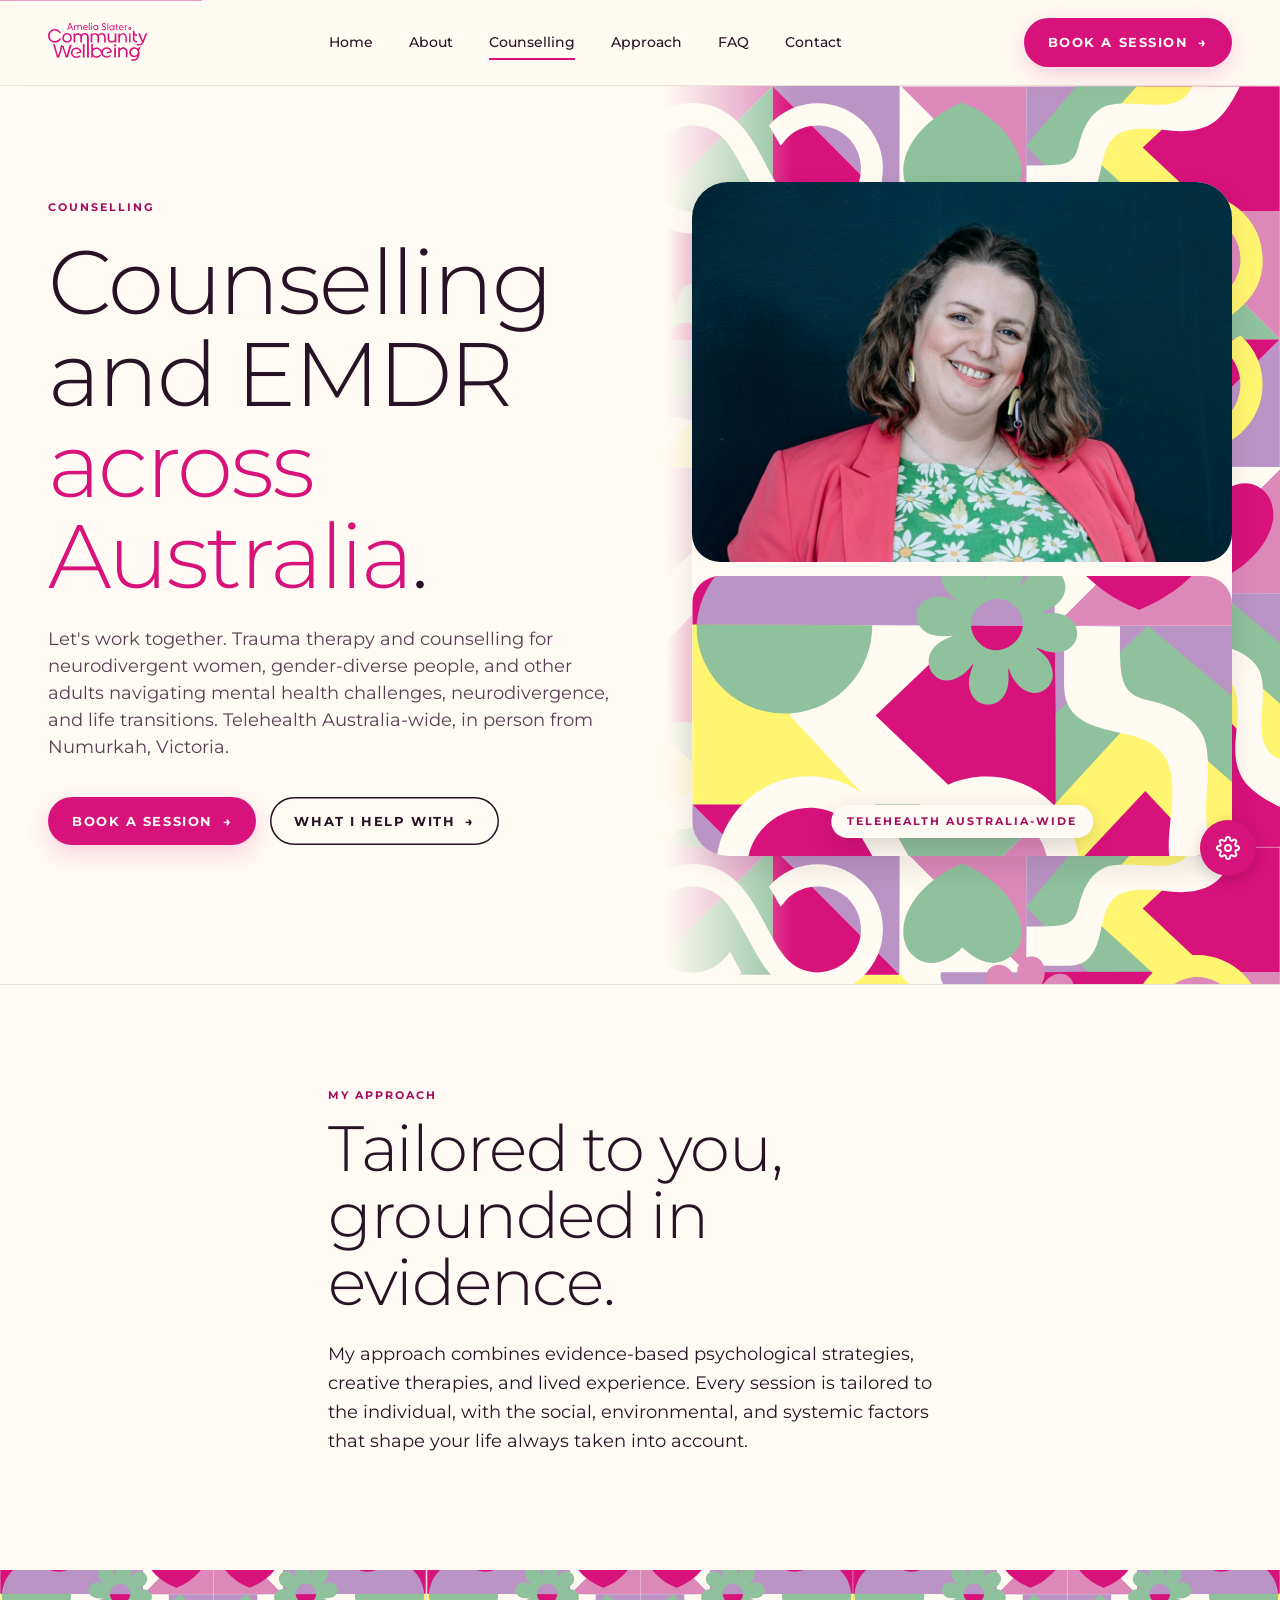
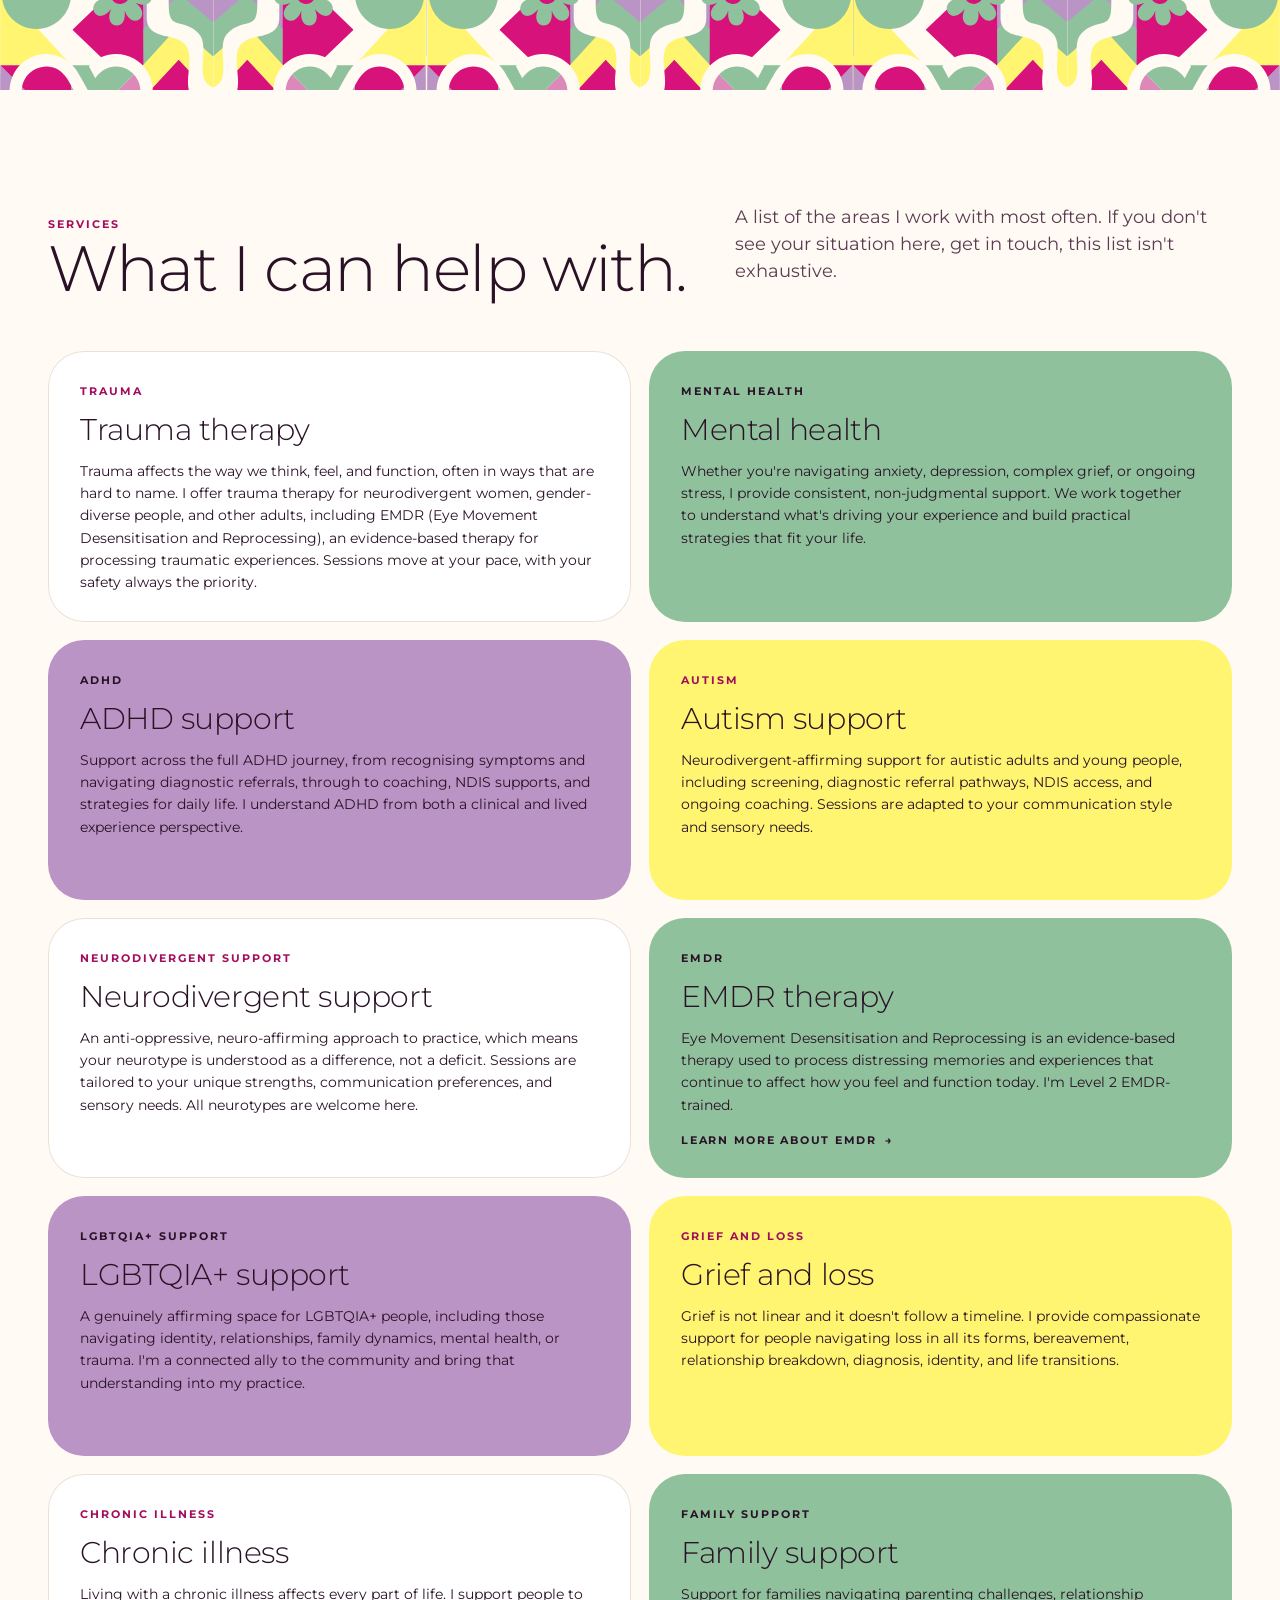
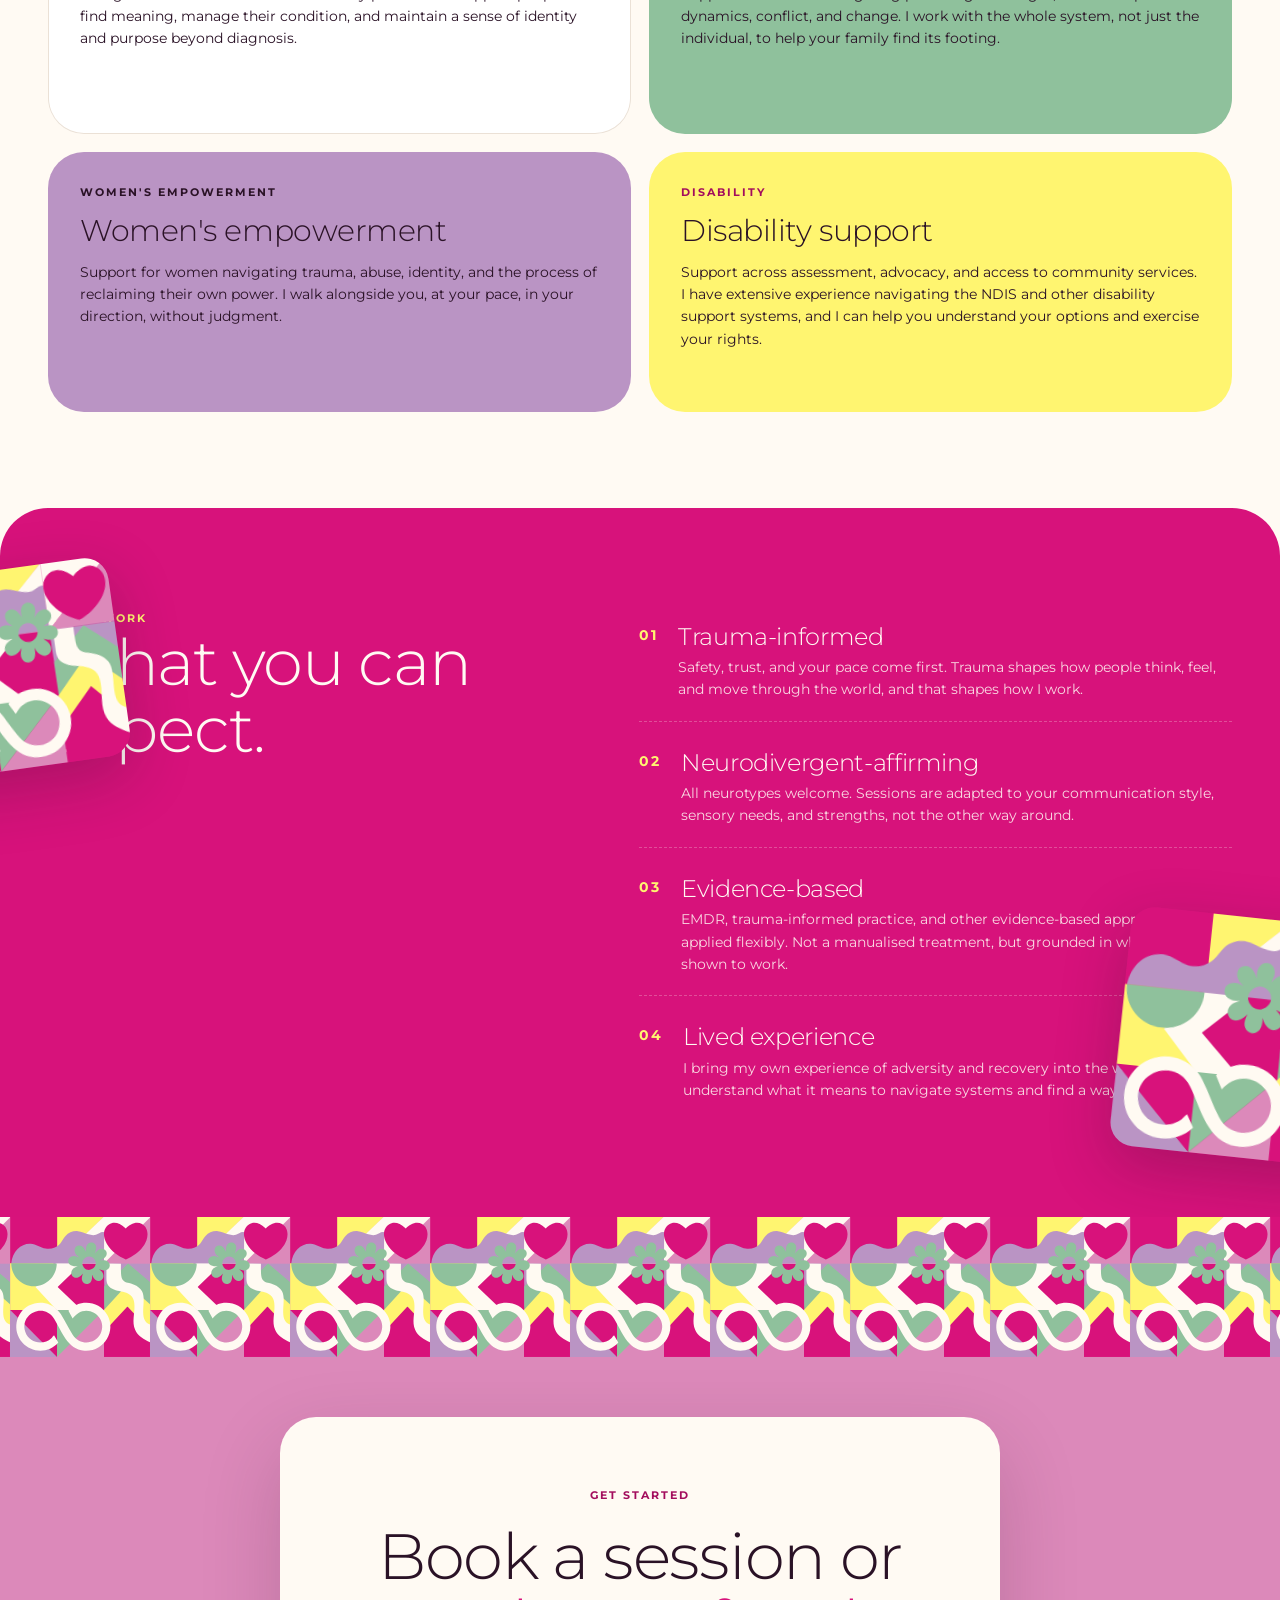
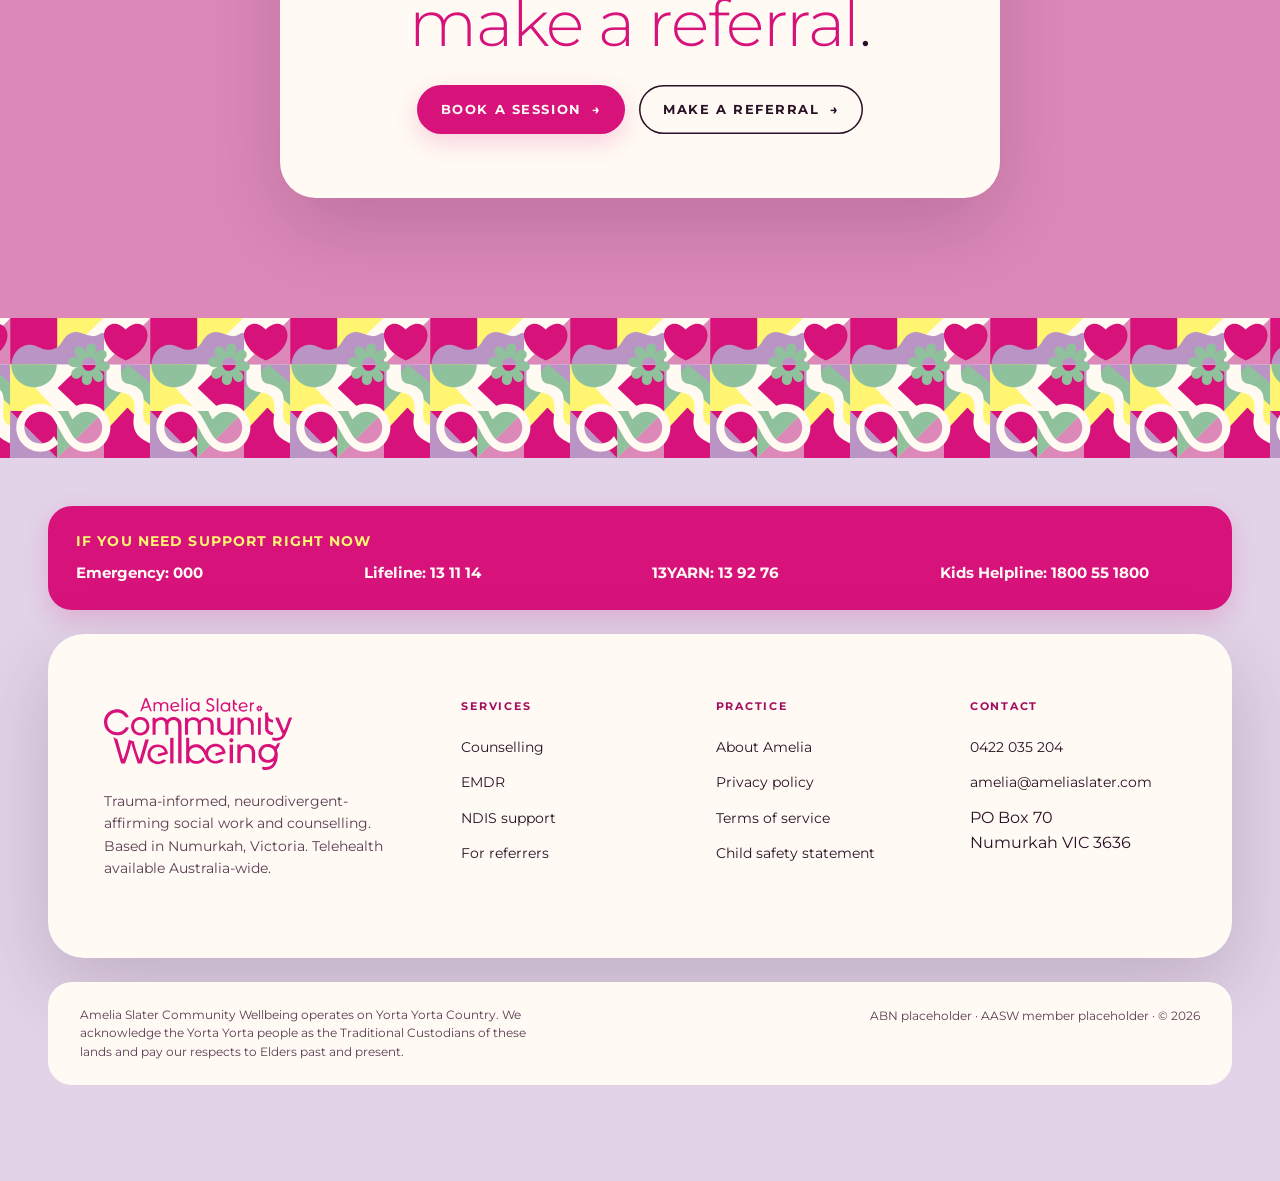
<file: counselling.html>
<!DOCTYPE html>
<html lang="en">
<head>
  <meta charset="utf-8">
  <meta name="viewport" content="width=device-width, initial-scale=1">
  <title>Counselling and EMDR Therapy | Trauma, NDIS and Neurodivergent Support | Amelia Slater</title>
  <meta name="description" content="Telehealth and in-person counselling across Australia. Amelia Slater offers trauma therapy for neurodivergent women, gender-diverse people, and other adults. EMDR, NDIS support, Numurkah, Victoria.">
  <link rel="icon" type="image/svg+xml" href="favicon.svg">
  <link rel="stylesheet" href="styles.css">
</head>
<body>

  <a class="skip-link" href="#main">Skip to main content</a>

  <header class="site-header">
    <div class="wrap nav">
      <a class="brand" href="index.html">
        <img src="assets/logos/logo-primary.svg" alt="Amelia Slater Community Wellbeing">
      </a>
      <nav class="nav-links" aria-label="Primary">
        <a href="index.html">Home</a>
        <a href="about.html">About</a>
        <a href="counselling.html" aria-current="page">Counselling</a>
        <a href="index.html#approach">Approach</a>
        <a href="index.html#faq">FAQ</a>
        <a href="contact.html">Contact</a>
      </nav>
      <div class="nav-cta">
        <a href="contact.html" class="btn btn-primary">Book a session <span class="arr">&rarr;</span></a>
      </div>
    </div>
  </header>

  <main id="main">

    <section class="hero v-pattern">
      <div class="wrap hero-grid">
        <div class="hero-text">
          <span class="eyebrow">Counselling</span>
          <h1 class="h-display">Counselling and EMDR <em>across Australia</em>.</h1>
          <p class="lede">Let's work together. Trauma therapy and counselling for neurodivergent women, gender-diverse people, and other adults navigating mental health challenges, neurodivergence, and life transitions. Telehealth Australia-wide, in person from Numurkah, Victoria.</p>
          <div class="hero-actions">
            <a href="contact.html" class="btn btn-primary">Book a session <span class="arr">&rarr;</span></a>
            <a href="#what-i-help-with" class="btn btn-ghost">What I help with <span class="arr">&rarr;</span></a>
          </div>
        </div>
        <div class="hero-visual">
          <div class="hv-stack">
            <div class="hv-photo" role="img" aria-label="Photo of Amelia Slater"></div>
            <div class="hv-pattern">
              <span class="hv-tag">Telehealth Australia-wide</span>
            </div>
          </div>
        </div>
      </div>
    </section>

    <section class="section">
      <div class="wrap" style="max-width: 720px;">
        <span class="eyebrow">My approach</span>
        <h2 class="h-section" style="margin-top: 0.5rem; margin-bottom: 1.5rem;">Tailored to you, grounded in evidence.</h2>
        <p class="lede" style="font-size: 1.125rem; line-height: 1.6; max-width: none;">My approach combines evidence-based psychological strategies, creative therapies, and lived experience. Every session is tailored to the individual, with the social, environmental, and systemic factors that shape your life always taken into account.</p>
      </div>
    </section>

    <div class="pattern-strip" aria-hidden="true">
      <div class="pattern-tile"></div>
      <div class="pattern-tile flip"></div>
      <div class="pattern-tile"></div>
      <div class="pattern-tile flip"></div>
      <div class="pattern-tile"></div>
      <div class="pattern-tile flip"></div>
    </div>

    <section id="what-i-help-with" class="section">
      <div class="wrap">
        <header class="section-header">
          <div>
            <span class="eyebrow">Services</span>
            <h2 class="h-section">What I can help with.</h2>
          </div>
          <p class="lede">A list of the areas I work with most often. If you don't see your situation here, get in touch, this list isn't exhaustive.</p>
        </header>

        <div class="svc-grid">

          <article class="svc s-cream">
            <span class="eyebrow">Trauma</span>
            <h3>Trauma therapy</h3>
            <p>Trauma affects the way we think, feel, and function, often in ways that are hard to name. I offer trauma therapy for neurodivergent women, gender-diverse people, and other adults, including EMDR (Eye Movement Desensitisation and Reprocessing), an evidence-based therapy for processing traumatic experiences. Sessions move at your pace, with your safety always the priority.</p>
          </article>

          <article class="svc s-sage">
            <span class="eyebrow">Mental health</span>
            <h3>Mental health</h3>
            <p>Whether you're navigating anxiety, depression, complex grief, or ongoing stress, I provide consistent, non-judgmental support. We work together to understand what's driving your experience and build practical strategies that fit your life.</p>
          </article>

          <article class="svc s-lilac">
            <span class="eyebrow">ADHD</span>
            <h3>ADHD support</h3>
            <p>Support across the full ADHD journey, from recognising symptoms and navigating diagnostic referrals, through to coaching, NDIS supports, and strategies for daily life. I understand ADHD from both a clinical and lived experience perspective.</p>
          </article>

          <article class="svc s-yellow">
            <span class="eyebrow">Autism</span>
            <h3>Autism support</h3>
            <p>Neurodivergent-affirming support for autistic adults and young people, including screening, diagnostic referral pathways, NDIS access, and ongoing coaching. Sessions are adapted to your communication style and sensory needs.</p>
          </article>

          <article class="svc s-cream">
            <span class="eyebrow">Neurodivergent support</span>
            <h3>Neurodivergent support</h3>
            <p>An anti-oppressive, neuro-affirming approach to practice, which means your neurotype is understood as a difference, not a deficit. Sessions are tailored to your unique strengths, communication preferences, and sensory needs. All neurotypes are welcome here.</p>
          </article>

          <article class="svc s-sage">
            <span class="eyebrow">EMDR</span>
            <h3>EMDR therapy</h3>
            <p>Eye Movement Desensitisation and Reprocessing is an evidence-based therapy used to process distressing memories and experiences that continue to affect how you feel and function today. I'm Level 2 EMDR-trained.</p>
            <a href="emdr.html" class="svc-cta">Learn more about EMDR <span class="arr">&rarr;</span></a>
          </article>

          <article class="svc s-lilac">
            <span class="eyebrow">LGBTQIA+ support</span>
            <h3>LGBTQIA+ support</h3>
            <p>A genuinely affirming space for LGBTQIA+ people, including those navigating identity, relationships, family dynamics, mental health, or trauma. I'm a connected ally to the community and bring that understanding into my practice.</p>
          </article>

          <article class="svc s-yellow">
            <span class="eyebrow">Grief and loss</span>
            <h3>Grief and loss</h3>
            <p>Grief is not linear and it doesn't follow a timeline. I provide compassionate support for people navigating loss in all its forms, bereavement, relationship breakdown, diagnosis, identity, and life transitions.</p>
          </article>

          <article class="svc s-cream">
            <span class="eyebrow">Chronic illness</span>
            <h3>Chronic illness</h3>
            <p>Living with a chronic illness affects every part of life. I support people to find meaning, manage their condition, and maintain a sense of identity and purpose beyond diagnosis.</p>
          </article>

          <article class="svc s-sage">
            <span class="eyebrow">Family support</span>
            <h3>Family support</h3>
            <p>Support for families navigating parenting challenges, relationship dynamics, conflict, and change. I work with the whole system, not just the individual, to help your family find its footing.</p>
          </article>

          <article class="svc s-lilac">
            <span class="eyebrow">Women's empowerment</span>
            <h3>Women's empowerment</h3>
            <p>Support for women navigating trauma, abuse, identity, and the process of reclaiming their own power. I walk alongside you, at your pace, in your direction, without judgment.</p>
          </article>

          <article class="svc s-yellow">
            <span class="eyebrow">Disability</span>
            <h3>Disability support</h3>
            <p>Support across assessment, advocacy, and access to community services. I have extensive experience navigating the NDIS and other disability support systems, and I can help you understand your options and exercise your rights.</p>
          </article>

        </div>
      </div>
    </section>

    <section class="approach section">
      <div class="approach-pattern-l" aria-hidden="true"></div>
      <div class="approach-pattern-r" aria-hidden="true"></div>
      <div class="wrap">
        <div class="approach-grid">
          <div>
            <span class="eyebrow on-pink">How I work</span>
            <h2 class="h-section">What you can expect.</h2>
          </div>
          <div class="principles">
            <div class="principle">
              <span class="num">01</span>
              <div>
                <h4>Trauma-informed</h4>
                <p>Safety, trust, and your pace come first. Trauma shapes how people think, feel, and move through the world, and that shapes how I work.</p>
              </div>
            </div>
            <div class="principle">
              <span class="num">02</span>
              <div>
                <h4>Neurodivergent-affirming</h4>
                <p>All neurotypes welcome. Sessions are adapted to your communication style, sensory needs, and strengths, not the other way around.</p>
              </div>
            </div>
            <div class="principle">
              <span class="num">03</span>
              <div>
                <h4>Evidence-based</h4>
                <p>EMDR, trauma-informed practice, and other evidence-based approaches, applied flexibly. Not a manualised treatment, but grounded in what's been shown to work.</p>
              </div>
            </div>
            <div class="principle">
              <span class="num">04</span>
              <div>
                <h4>Lived experience</h4>
                <p>I bring my own experience of adversity and recovery into the work. I understand what it means to navigate systems and find a way through.</p>
              </div>
            </div>
          </div>
        </div>
      </div>
    </section>

    <section class="cta-band">
      <div class="wrap cta-inner">
        <span class="eyebrow">Get started</span>
        <h2 class="h-section">Book a session or <em>make a referral</em>.</h2>
        <div class="actions">
          <a href="contact.html" class="btn btn-primary">Book a session <span class="arr">&rarr;</span></a>
          <a href="referral.html" class="btn btn-ghost">Make a referral <span class="arr">&rarr;</span></a>
        </div>
      </div>
    </section>

  </main>

  <footer class="site-footer">
    <div class="wrap">

      <aside class="crisis-block" aria-label="Crisis support resources">
        <h2>If you need support right now</h2>
        <ul>
          <li><a href="tel:000">Emergency: 000</a></li>
          <li><a href="tel:131114">Lifeline: 13 11 14</a></li>
          <li><a href="tel:139276">13YARN: 13 92 76</a></li>
          <li><a href="tel:1800551800">Kids Helpline: 1800 55 1800</a></li>
        </ul>
      </aside>

      <div class="foot-grid">
        <div class="foot-brand">
          <img src="assets/logos/logo-primary.svg" alt="Amelia Slater Community Wellbeing">
          <p>Trauma-informed, neurodivergent-affirming social work and counselling. Based in Numurkah, Victoria. Telehealth available Australia-wide.</p>
        </div>
        <div class="foot-col">
          <h5>Services</h5>
          <ul>
            <li><a href="counselling.html">Counselling</a></li>
            <li><a href="emdr.html">EMDR</a></li>
            <li><a href="#">NDIS support</a></li>
            <li><a href="#">For referrers</a></li>
          </ul>
        </div>
        <div class="foot-col">
          <h5>Practice</h5>
          <ul>
            <li><a href="about.html">About Amelia</a></li>
            <li><a href="privacy.html">Privacy policy</a></li>
            <li><a href="terms.html">Terms of service</a></li>
            <li><a href="child-safety.html">Child safety statement</a></li>
          </ul>
        </div>
        <div class="foot-col">
          <h5>Contact</h5>
          <ul>
            <li><a href="tel:0422035204">0422 035 204</a></li>
            <li><a href="mailto:amelia@ameliaslater.com">amelia@ameliaslater.com</a></li>
            <li>PO Box 70<br>Numurkah VIC 3636</li>
          </ul>
        </div>
      </div>

      <div class="foot-bottom">
        <div class="ack">
          Amelia Slater Community Wellbeing operates on Yorta Yorta Country. We acknowledge the Yorta Yorta people as the Traditional Custodians of these lands and pay our respects to Elders past and present.
        </div>
        <div>
          ABN placeholder &middot; AASW member placeholder &middot; &copy; <span id="year"></span>
        </div>
      </div>

    </div>
  </footer>

  <button class="controls-toggle" aria-label="Open accessibility controls" aria-expanded="false" aria-controls="controls-panel" id="controls-toggle">
    <svg width="24" height="24" viewBox="0 0 24 24" fill="none" stroke="currentColor" stroke-width="2" stroke-linecap="round" stroke-linejoin="round" aria-hidden="true">
      <circle cx="12" cy="12" r="3"></circle>
      <path d="M19.4 15a1.65 1.65 0 0 0 .33 1.82l.06.06a2 2 0 0 1 0 2.83 2 2 0 0 1-2.83 0l-.06-.06a1.65 1.65 0 0 0-1.82-.33 1.65 1.65 0 0 0-1 1.51V21a2 2 0 0 1-4 0v-.09a1.65 1.65 0 0 0-1-1.51 1.65 1.65 0 0 0-1.82.33l-.06.06a2 2 0 0 1-2.83 0 2 2 0 0 1 0-2.83l.06-.06a1.65 1.65 0 0 0 .33-1.82 1.65 1.65 0 0 0-1.51-1H3a2 2 0 0 1 0-4h.09a1.65 1.65 0 0 0 1.51-1 1.65 1.65 0 0 0-.33-1.82l-.06-.06a2 2 0 0 1 0-2.83 2 2 0 0 1 2.83 0l.06.06a1.65 1.65 0 0 0 1.82.33H9a1.65 1.65 0 0 0 1-1.51V3a2 2 0 0 1 4 0v.09a1.65 1.65 0 0 0 1 1.51 1.65 1.65 0 0 0 1.82-.33l.06-.06a2 2 0 0 1 2.83 0 2 2 0 0 1 0 2.83l-.06.06a1.65 1.65 0 0 0-.33 1.82V9a1.65 1.65 0 0 0 1.51 1H21a2 2 0 0 1 0 4h-.09a1.65 1.65 0 0 0-1.51 1z"></path>
    </svg>
  </button>

  <div class="controls-panel" id="controls-panel" role="dialog" aria-label="Accessibility and reading controls">
    <h2>Reading controls</h2>
    <div class="control-group">
      <label for="font-size-slider">Text size</label>
      <input type="range" id="font-size-slider" min="14" max="26" step="1" value="16">
    </div>
    <div class="control-group">
      <label>Background colour</label>
      <div class="bg-options" role="group">
        <button data-bg="cream" aria-pressed="true">Cream</button>
        <button data-bg="sage">Sage</button>
        <button data-bg="lavender">Lavender</button>
      </div>
    </div>
    <div class="control-group">
      <label>Font</label>
      <div class="font-options" role="group">
        <button data-font="default" aria-pressed="true">
          <span class="preview">Aa</span>
          <span class="label">Default</span>
        </button>
        <button data-font="atkinson">
          <span class="preview">Aa</span>
          <span class="label">Atkinson</span>
        </button>
        <button data-font="opendyslexic">
          <span class="preview">Aa</span>
          <span class="label">Dyslexic</span>
        </button>
      </div>
    </div>

    <div class="control-group">
      <div class="toggle-row">
        <span>High contrast</span>
        <label class="switch"><input type="checkbox" id="toggle-contrast"><span class="slider"></span></label>
      </div>
      <div class="toggle-row">
        <span>Reduce motion</span>
        <label class="switch"><input type="checkbox" id="toggle-motion"><span class="slider"></span></label>
      </div>
      <div class="toggle-row">
        <span>Reading mode</span>
        <label class="switch"><input type="checkbox" id="toggle-reading"><span class="slider"></span></label>
      </div>
    </div>
    <button class="reset-btn" id="reset-btn">Reset all to default</button>
  </div>

  <script src="scripts.js"></script>
</body>
</html>
</file>
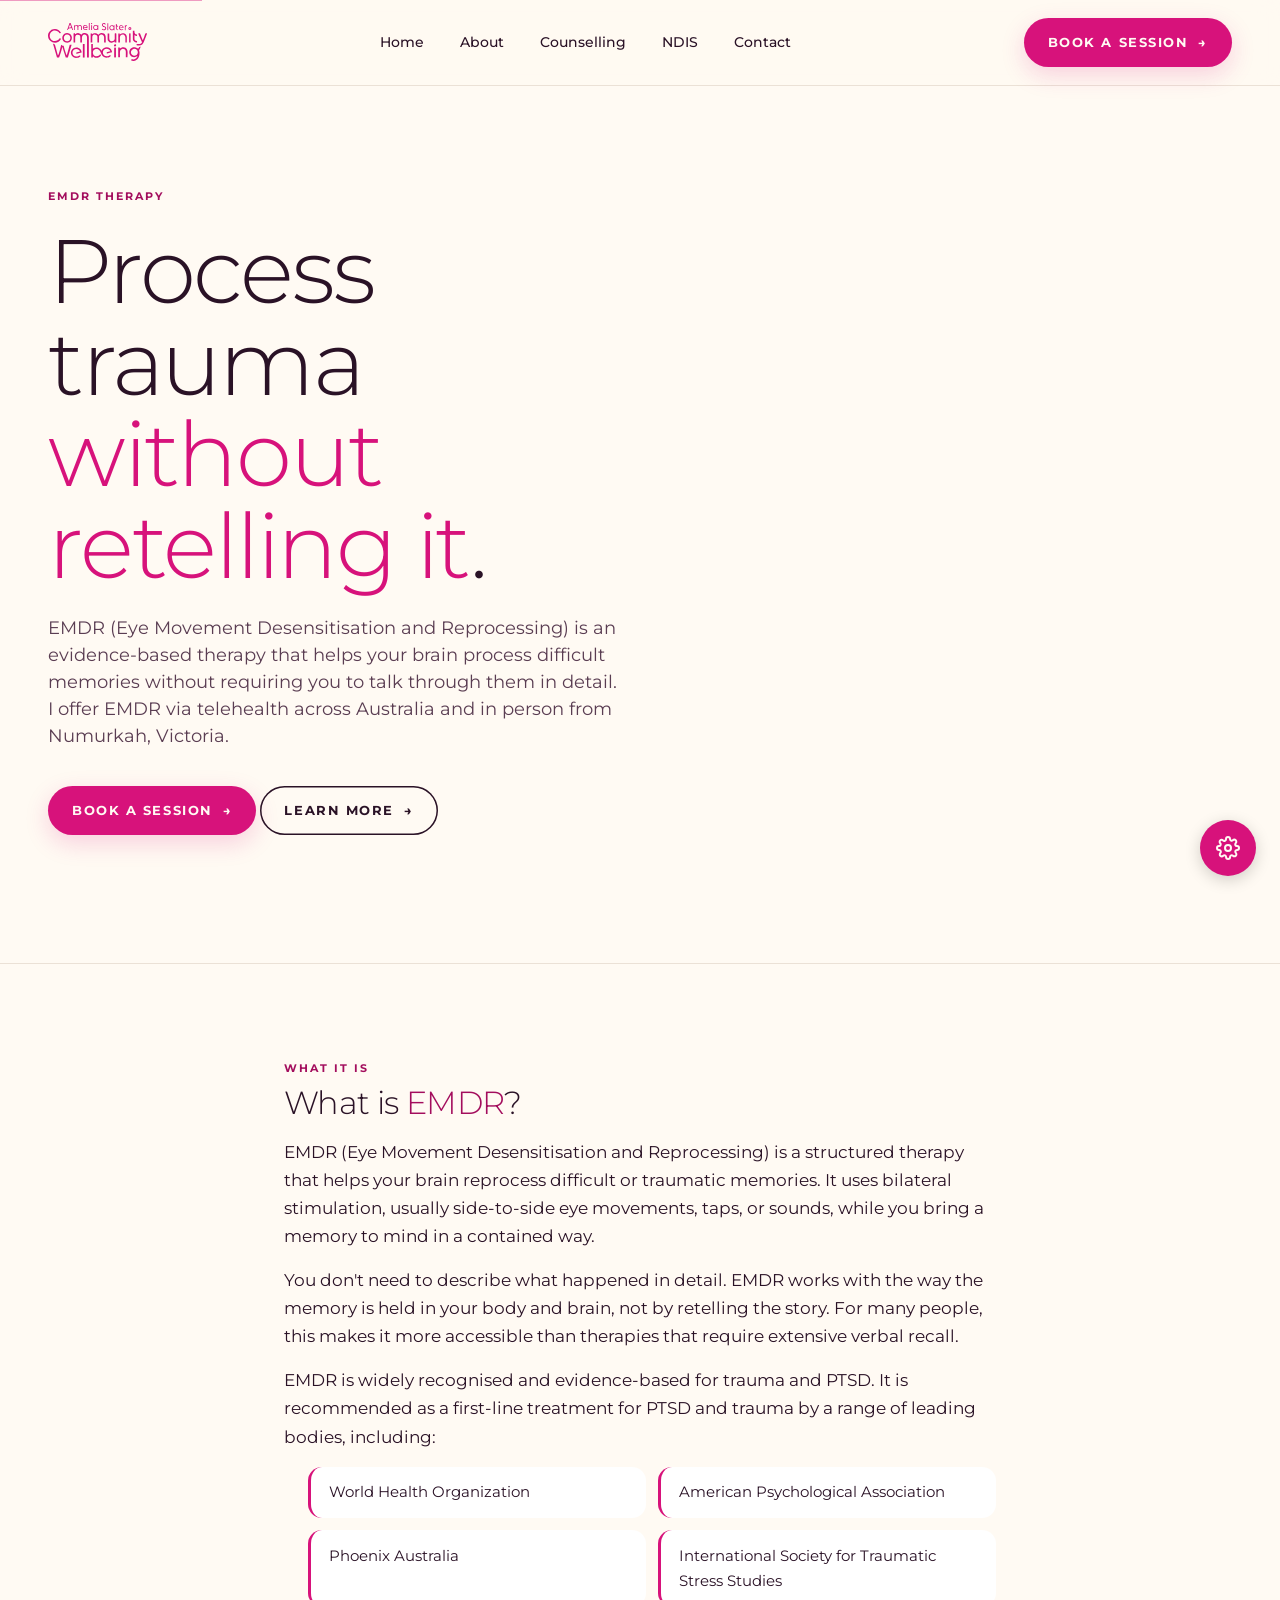
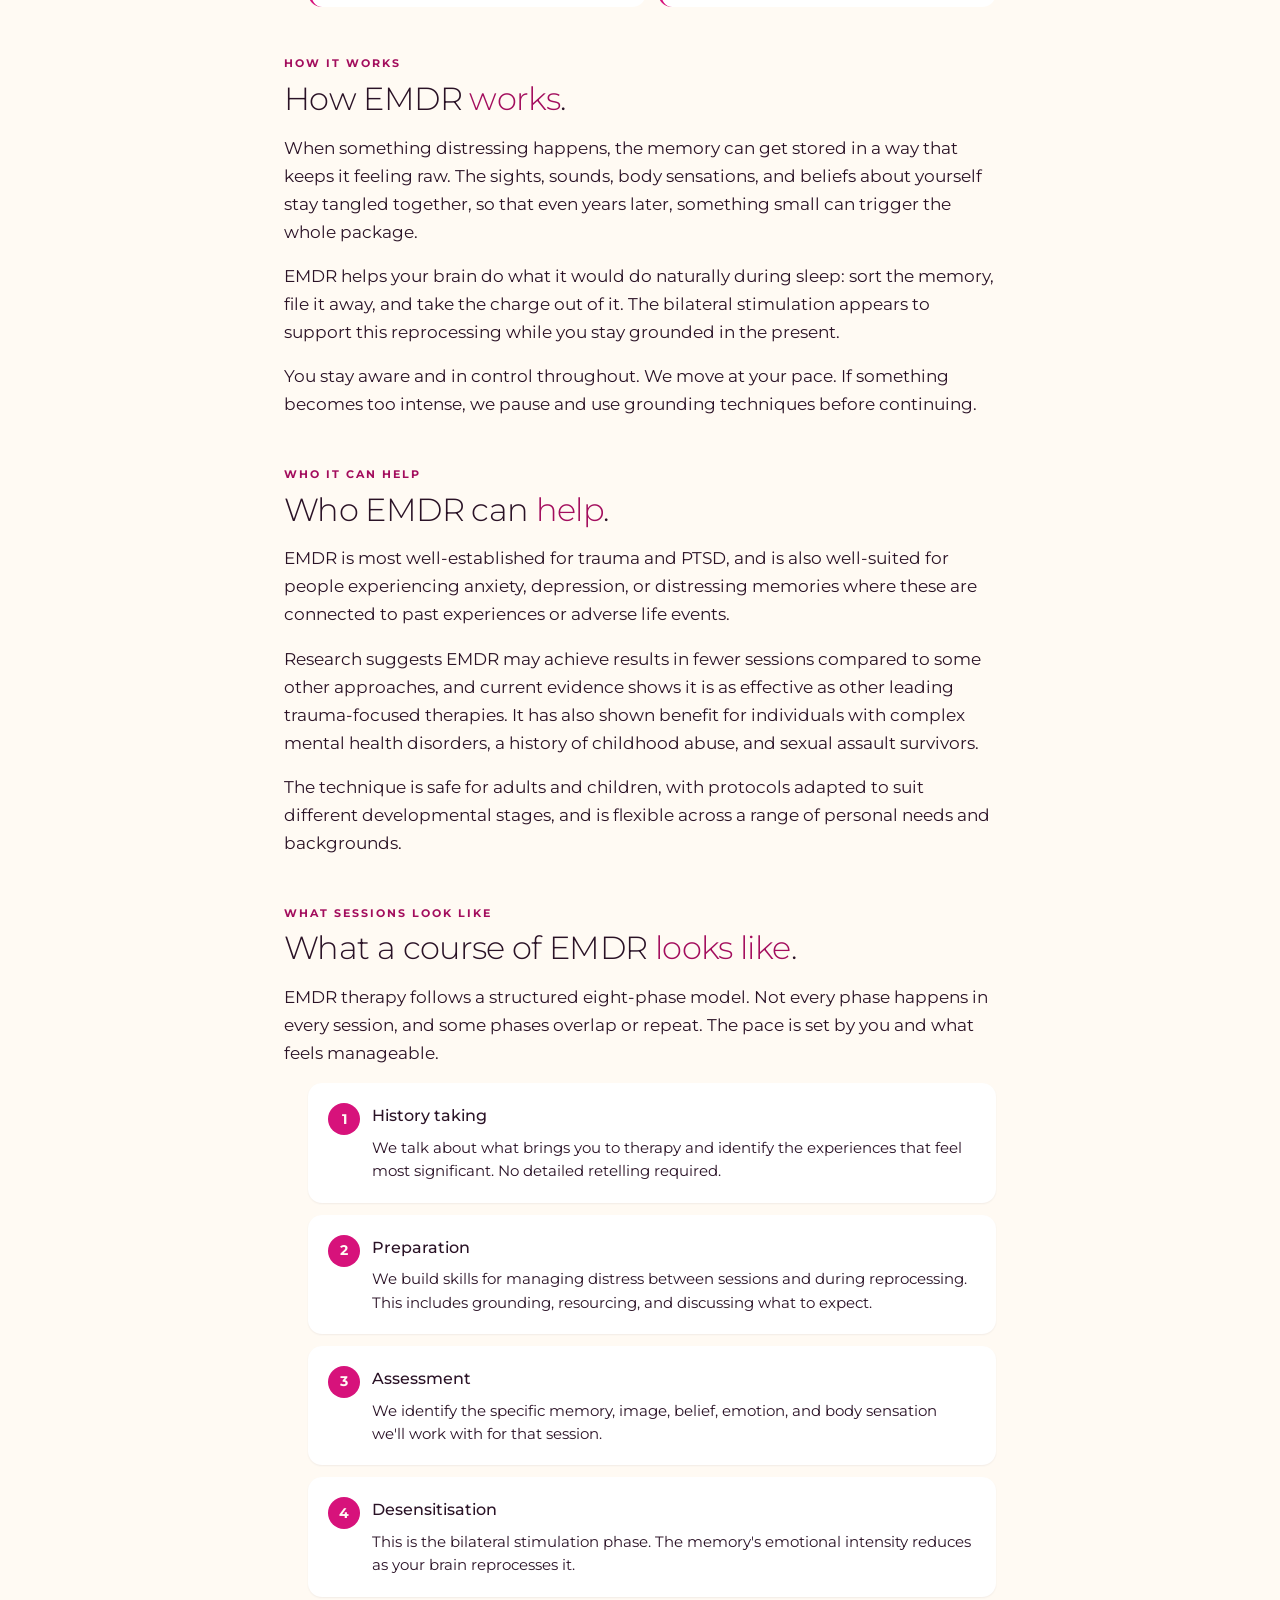
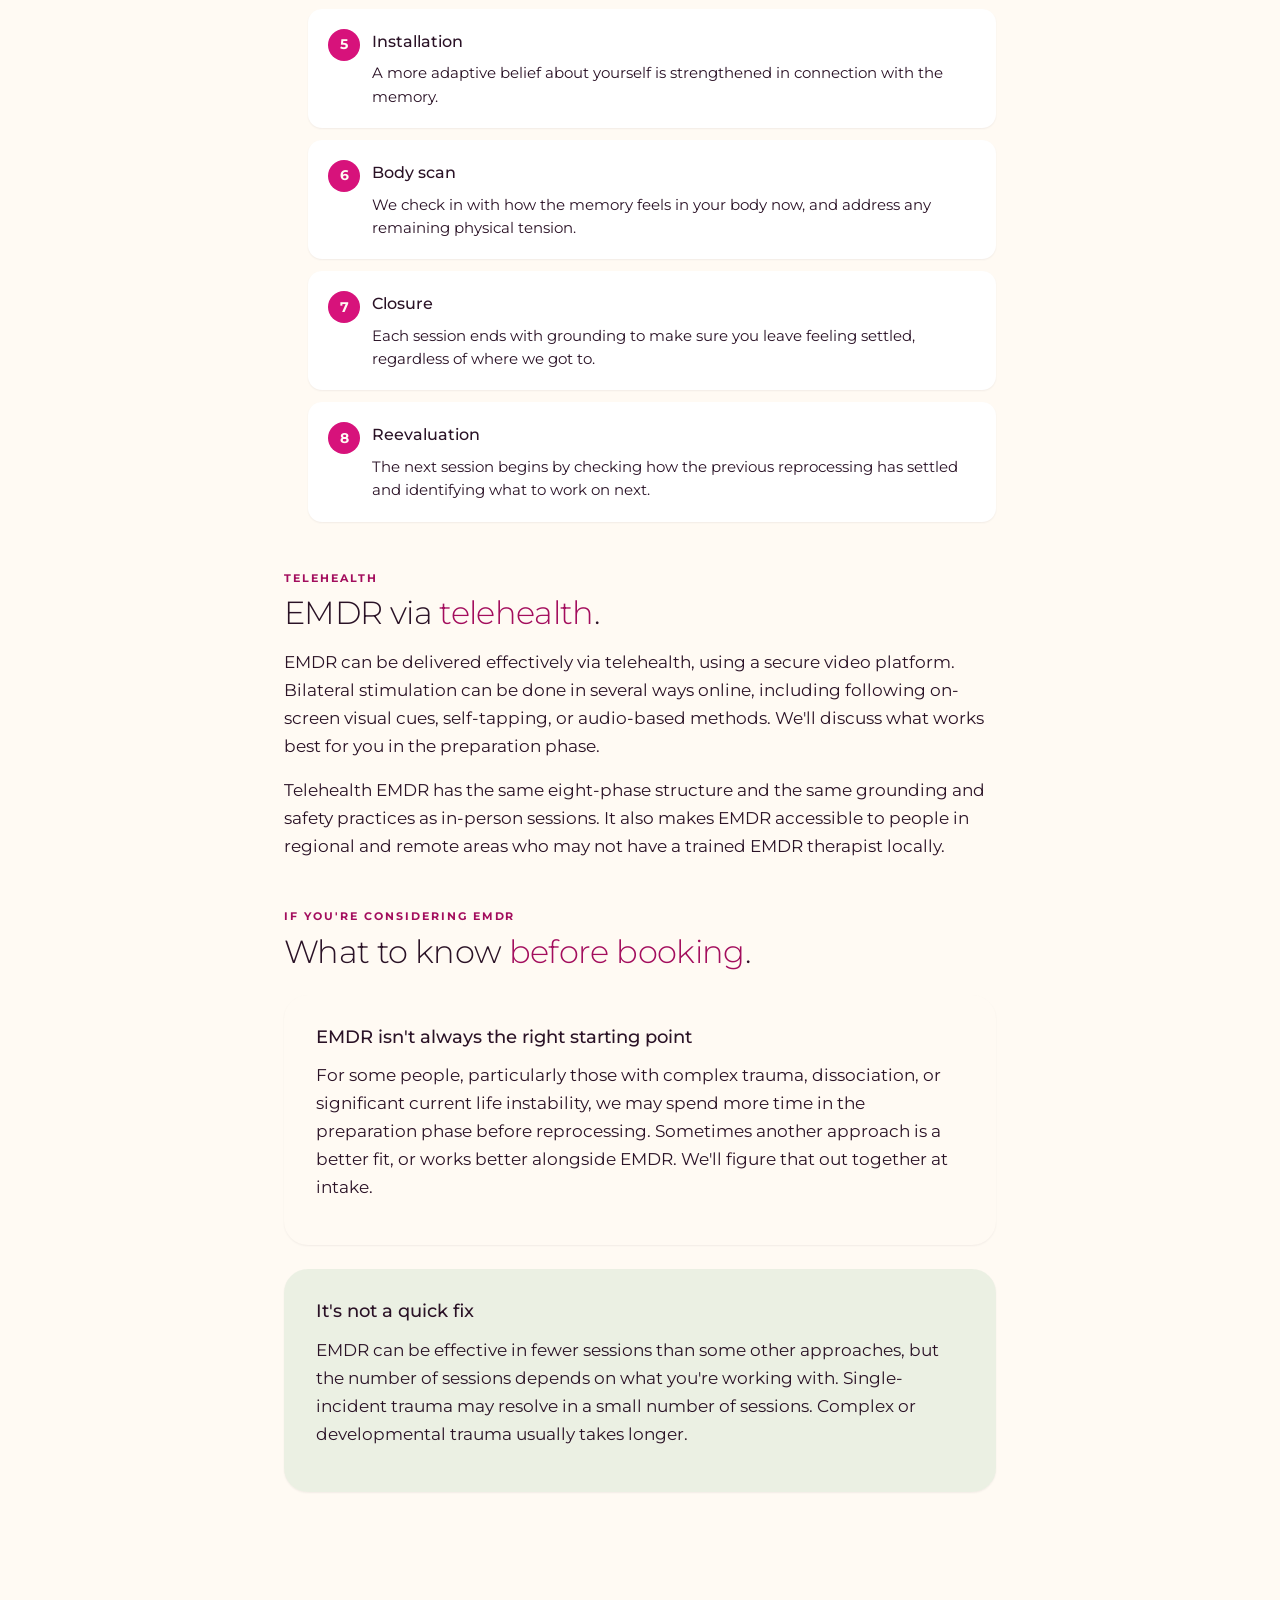
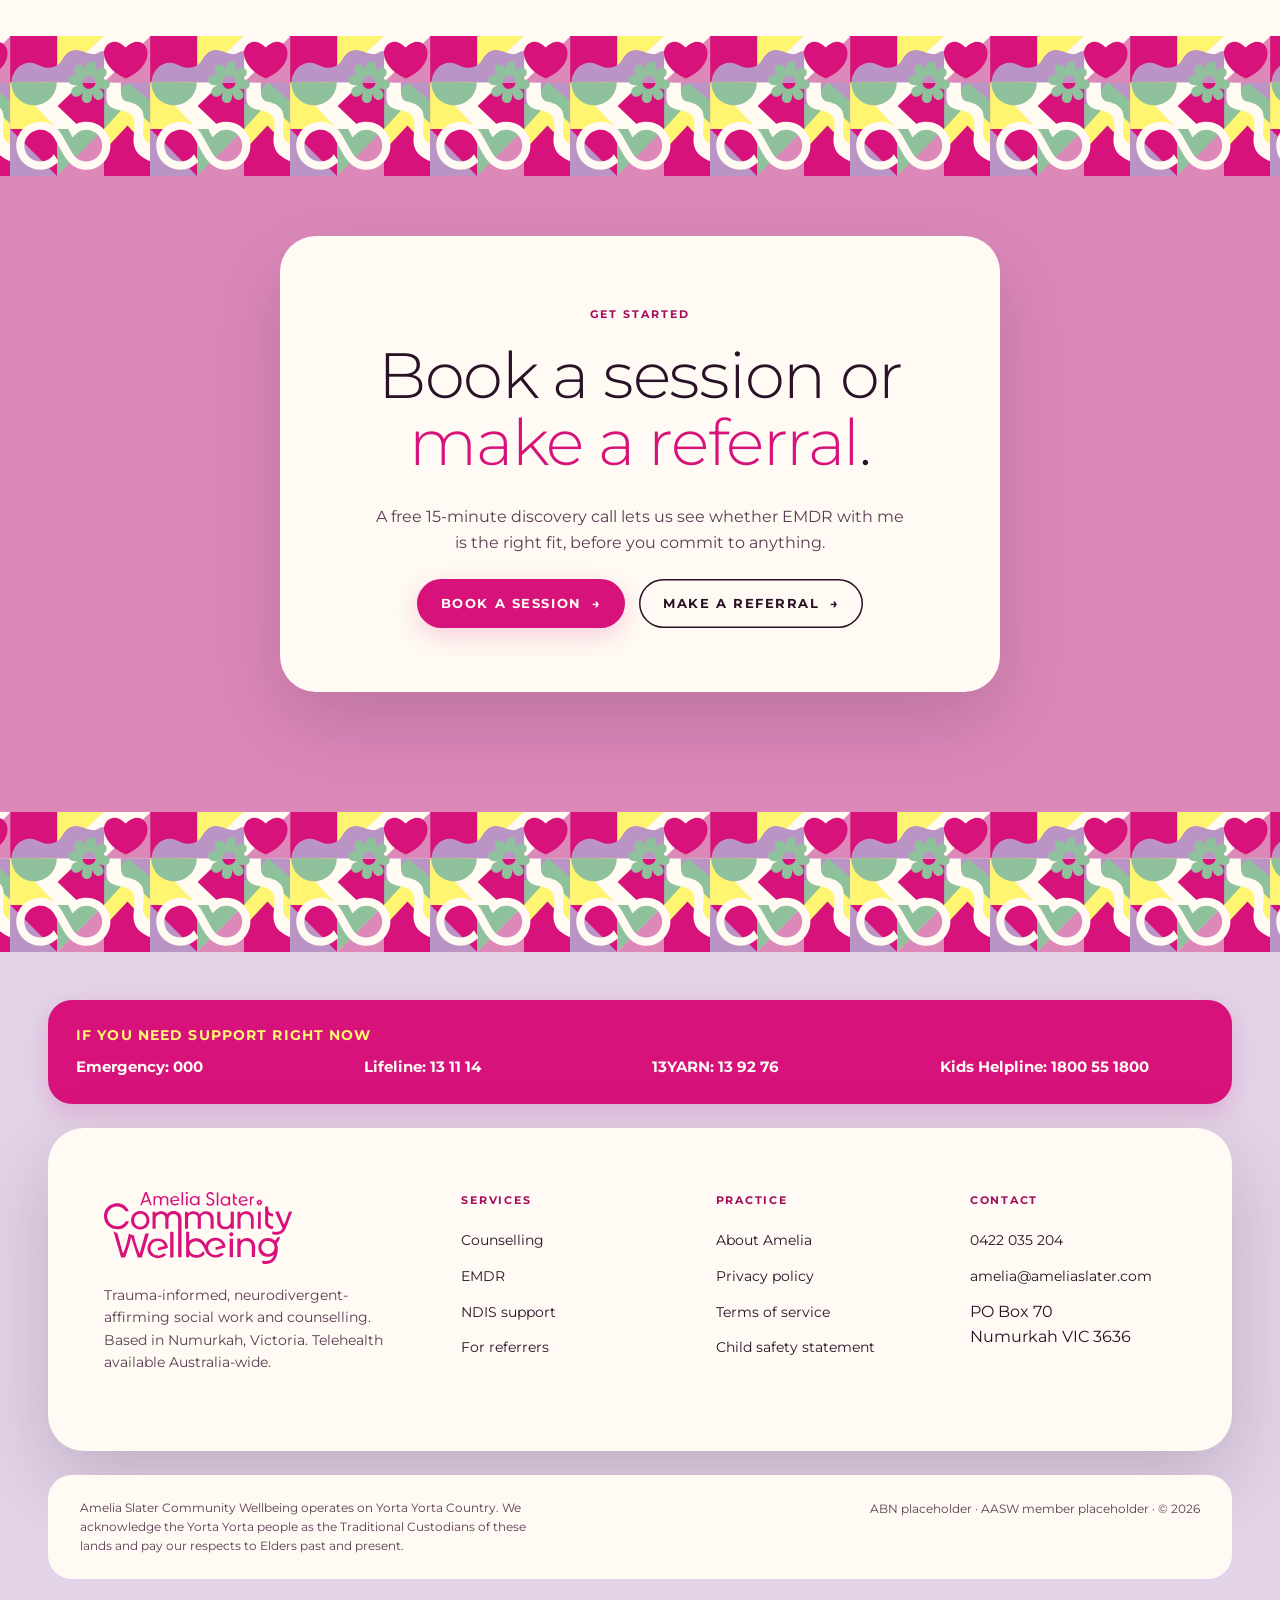
<file: emdr.html>
<!DOCTYPE html>
<html lang="en">
<head>
  <meta charset="utf-8">
  <meta name="viewport" content="width=device-width, initial-scale=1">
  <title>EMDR Therapy | Trauma-Focused Treatment Telehealth Australia | Amelia Slater</title>
  <meta name="description" content="EMDR therapy with Amelia Slater. Evidence-based, trauma-focused treatment for PTSD, complex trauma, and distressing memories. Telehealth Australia-wide, in person from Numurkah, Victoria.">
  <link rel="icon" type="image/svg+xml" href="favicon.svg">
  <link rel="stylesheet" href="styles.css">
  <style>
    /* EMDR-specific layout: storytelling page, longer-form */
    .emdr-content {
      max-width: 760px;
      margin: 0 auto;
      padding: 0 1.5rem;
    }
    .emdr-section {
      margin-bottom: 3rem;
    }
    .emdr-section h2 {
      font-size: clamp(1.5rem, 3vw, 2rem);
      font-weight: 300;
      letter-spacing: -0.02em;
      line-height: 1.15;
      margin: 0 0 1rem;
    }
    .emdr-section h2 em {
      color: var(--ascw-pink-deep);
      font-style: normal;
    }
    .emdr-section h3 {
      font-size: 1.125rem;
      font-weight: 500;
      margin: 1.5rem 0 0.6rem;
    }
    .emdr-section p {
      font-size: 1.0625rem;
      line-height: 1.65;
      margin: 0 0 1rem;
    }
    .emdr-section ul, .emdr-section ol {
      padding-left: 1.5rem;
      font-size: 1.0625rem;
      line-height: 1.65;
    }
    .emdr-section li { margin-bottom: 0.5rem; }
    .emdr-section .eyebrow {
      display: block;
      margin-bottom: 0.5rem;
    }

    .info-card {
      background: var(--bg-elevated);
      border-radius: var(--radius-lg);
      padding: 1.75rem 2rem;
      box-shadow: var(--shadow-1);
      margin: 1.5rem 0;
    }
    .info-card h3 {
      margin-top: 0;
    }
    .info-card.s-cream { background: var(--ascw-cream); }
    .info-card.s-sage { background: rgba(143, 193, 156, 0.18); }

    .recommendations-list {
      display: grid;
      gap: 0.75rem;
      grid-template-columns: 1fr;
      margin-top: 1rem;
    }
    @media (min-width: 600px) {
      .recommendations-list { grid-template-columns: 1fr 1fr; }
    }
    .recommendations-list li {
      list-style: none;
      padding: 0.85rem 1.1rem;
      background: var(--bg-elevated);
      border-radius: var(--radius-md);
      border-left: 3px solid var(--ascw-pink);
      font-size: 0.9375rem;
      margin: 0;
    }
    .recommendations-list { padding-left: 0; }

    .session-stages {
      counter-reset: stage;
      list-style: none;
      padding: 0;
      margin-top: 1rem;
    }
    .session-stages > li {
      counter-increment: stage;
      padding: 1.25rem 1.5rem 1.25rem 4rem;
      background: var(--bg-elevated);
      border-radius: var(--radius-md);
      margin-bottom: 0.75rem;
      position: relative;
      box-shadow: var(--shadow-1);
    }
    .session-stages > li::before {
      content: counter(stage);
      position: absolute;
      left: 1.25rem;
      top: 1.25rem;
      width: 2rem;
      height: 2rem;
      background: var(--ascw-pink);
      color: var(--ascw-cream);
      border-radius: 50%;
      display: flex;
      align-items: center;
      justify-content: center;
      font-weight: 700;
      font-size: 0.875rem;
    }
    .session-stages h4 {
      margin: 0 0 0.4rem;
      font-size: 1rem;
      font-weight: 500;
    }
    .session-stages p {
      margin: 0;
      font-size: 0.9375rem;
      line-height: 1.55;
    }
  </style>
</head>
<body>

  <a class="skip-link" href="#main">Skip to main content</a>

  <header class="site-header">
    <div class="wrap nav">
      <a class="brand" href="index.html">
        <img src="assets/logos/logo-primary.svg" alt="Amelia Slater Community Wellbeing">
      </a>
      <nav class="nav-links" aria-label="Primary">
        <a href="index.html">Home</a>
        <a href="about.html">About</a>
        <a href="counselling.html">Counselling</a>
        <a href="ndis.html">NDIS</a>
        <a href="contact.html">Contact</a>
      </nav>
      <div class="nav-cta">
        <a href="contact.html" class="btn btn-primary">Book a session <span class="arr">&rarr;</span></a>
      </div>
    </div>
  </header>

  <main id="main">

    <section class="hero">
      <div class="wrap hero-grid">
        <div class="hero-text">
          <span class="eyebrow">EMDR therapy</span>
          <h1 class="h-display">Process trauma <em>without retelling it</em>.</h1>
          <p class="lede">EMDR (Eye Movement Desensitisation and Reprocessing) is an evidence-based therapy that helps your brain process difficult memories without requiring you to talk through them in detail. I offer EMDR via telehealth across Australia and in person from Numurkah, Victoria.</p>
          <div class="hero-cta">
            <a href="contact.html" class="btn btn-primary">Book a session <span class="arr">&rarr;</span></a>
            <a href="#what-is-emdr" class="btn btn-ghost">Learn more <span class="arr">&rarr;</span></a>
          </div>
        </div>
      </div>
    </section>

    <section class="section">
      <div class="emdr-content">

        <div class="emdr-section" id="what-is-emdr">
          <span class="eyebrow">What it is</span>
          <h2>What is <em>EMDR</em>?</h2>
          <p>EMDR (Eye Movement Desensitisation and Reprocessing) is a structured therapy that helps your brain reprocess difficult or traumatic memories. It uses bilateral stimulation, usually side-to-side eye movements, taps, or sounds, while you bring a memory to mind in a contained way.</p>
          <p>You don't need to describe what happened in detail. EMDR works with the way the memory is held in your body and brain, not by retelling the story. For many people, this makes it more accessible than therapies that require extensive verbal recall.</p>
          <p>EMDR is widely recognised and evidence-based for trauma and PTSD. It is recommended as a first-line treatment for PTSD and trauma by a range of leading bodies, including:</p>
          <ul class="recommendations-list">
            <li>World Health Organization</li>
            <li>American Psychological Association</li>
            <li>Phoenix Australia</li>
            <li>International Society for Traumatic Stress Studies</li>
          </ul>
        </div>

        <div class="emdr-section">
          <span class="eyebrow">How it works</span>
          <h2>How EMDR <em>works</em>.</h2>
          <p>When something distressing happens, the memory can get stored in a way that keeps it feeling raw. The sights, sounds, body sensations, and beliefs about yourself stay tangled together, so that even years later, something small can trigger the whole package.</p>
          <p>EMDR helps your brain do what it would do naturally during sleep: sort the memory, file it away, and take the charge out of it. The bilateral stimulation appears to support this reprocessing while you stay grounded in the present.</p>
          <p>You stay aware and in control throughout. We move at your pace. If something becomes too intense, we pause and use grounding techniques before continuing.</p>
        </div>

        <div class="emdr-section">
          <span class="eyebrow">Who it can help</span>
          <h2>Who EMDR can <em>help</em>.</h2>
          <p>EMDR is most well-established for trauma and PTSD, and is also well-suited for people experiencing anxiety, depression, or distressing memories where these are connected to past experiences or adverse life events.</p>
          <p>Research suggests EMDR may achieve results in fewer sessions compared to some other approaches, and current evidence shows it is as effective as other leading trauma-focused therapies. It has also shown benefit for individuals with complex mental health disorders, a history of childhood abuse, and sexual assault survivors.</p>
          <p>The technique is safe for adults and children, with protocols adapted to suit different developmental stages, and is flexible across a range of personal needs and backgrounds.</p>
        </div>

        <div class="emdr-section">
          <span class="eyebrow">What sessions look like</span>
          <h2>What a course of EMDR <em>looks like</em>.</h2>
          <p>EMDR therapy follows a structured eight-phase model. Not every phase happens in every session, and some phases overlap or repeat. The pace is set by you and what feels manageable.</p>

          <ol class="session-stages">
            <li>
              <h4>History taking</h4>
              <p>We talk about what brings you to therapy and identify the experiences that feel most significant. No detailed retelling required.</p>
            </li>
            <li>
              <h4>Preparation</h4>
              <p>We build skills for managing distress between sessions and during reprocessing. This includes grounding, resourcing, and discussing what to expect.</p>
            </li>
            <li>
              <h4>Assessment</h4>
              <p>We identify the specific memory, image, belief, emotion, and body sensation we'll work with for that session.</p>
            </li>
            <li>
              <h4>Desensitisation</h4>
              <p>This is the bilateral stimulation phase. The memory's emotional intensity reduces as your brain reprocesses it.</p>
            </li>
            <li>
              <h4>Installation</h4>
              <p>A more adaptive belief about yourself is strengthened in connection with the memory.</p>
            </li>
            <li>
              <h4>Body scan</h4>
              <p>We check in with how the memory feels in your body now, and address any remaining physical tension.</p>
            </li>
            <li>
              <h4>Closure</h4>
              <p>Each session ends with grounding to make sure you leave feeling settled, regardless of where we got to.</p>
            </li>
            <li>
              <h4>Reevaluation</h4>
              <p>The next session begins by checking how the previous reprocessing has settled and identifying what to work on next.</p>
            </li>
          </ol>
        </div>

        <div class="emdr-section">
          <span class="eyebrow">Telehealth</span>
          <h2>EMDR via <em>telehealth</em>.</h2>
          <p>EMDR can be delivered effectively via telehealth, using a secure video platform. Bilateral stimulation can be done in several ways online, including following on-screen visual cues, self-tapping, or audio-based methods. We'll discuss what works best for you in the preparation phase.</p>
          <p>Telehealth EMDR has the same eight-phase structure and the same grounding and safety practices as in-person sessions. It also makes EMDR accessible to people in regional and remote areas who may not have a trained EMDR therapist locally.</p>
        </div>

        <div class="emdr-section">
          <span class="eyebrow">If you're considering EMDR</span>
          <h2>What to know <em>before booking</em>.</h2>
          <div class="info-card s-cream">
            <h3>EMDR isn't always the right starting point</h3>
            <p>For some people, particularly those with complex trauma, dissociation, or significant current life instability, we may spend more time in the preparation phase before reprocessing. Sometimes another approach is a better fit, or works better alongside EMDR. We'll figure that out together at intake.</p>
          </div>
          <div class="info-card s-sage">
            <h3>It's not a quick fix</h3>
            <p>EMDR can be effective in fewer sessions than some other approaches, but the number of sessions depends on what you're working with. Single-incident trauma may resolve in a small number of sessions. Complex or developmental trauma usually takes longer.</p>
          </div>
        </div>

      </div>
    </section>

    <section class="cta-band">
      <div class="wrap cta-inner">
        <span class="eyebrow">Get started</span>
        <h2 class="h-section">Book a session or <em>make a referral</em>.</h2>
        <p style="max-width: 48ch; margin: 1rem auto 1.5rem; color: var(--fg-2);">A free 15-minute discovery call lets us see whether EMDR with me is the right fit, before you commit to anything.</p>
        <div class="actions">
          <a href="contact.html" class="btn btn-primary">Book a session <span class="arr">&rarr;</span></a>
          <a href="referral.html" class="btn btn-ghost">Make a referral <span class="arr">&rarr;</span></a>
        </div>
      </div>
    </section>

  </main>

  <footer class="site-footer">
    <div class="wrap">

      <aside class="crisis-block" aria-label="Crisis support resources">
        <h2>If you need support right now</h2>
        <ul>
          <li><a href="tel:000">Emergency: 000</a></li>
          <li><a href="tel:131114">Lifeline: 13 11 14</a></li>
          <li><a href="tel:139276">13YARN: 13 92 76</a></li>
          <li><a href="tel:1800551800">Kids Helpline: 1800 55 1800</a></li>
        </ul>
      </aside>

      <div class="foot-grid">
        <div class="foot-brand">
          <img src="assets/logos/logo-primary.svg" alt="Amelia Slater Community Wellbeing">
          <p>Trauma-informed, neurodivergent-affirming social work and counselling. Based in Numurkah, Victoria. Telehealth available Australia-wide.</p>
        </div>
        <div class="foot-col">
          <h5>Services</h5>
          <ul>
            <li><a href="counselling.html">Counselling</a></li>
            <li><a href="emdr.html">EMDR</a></li>
            <li><a href="ndis.html">NDIS support</a></li>
            <li><a href="ndis.html">For referrers</a></li>
          </ul>
        </div>
        <div class="foot-col">
          <h5>Practice</h5>
          <ul>
            <li><a href="about.html">About Amelia</a></li>
            <li><a href="privacy.html">Privacy policy</a></li>
            <li><a href="terms.html">Terms of service</a></li>
            <li><a href="child-safety.html">Child safety statement</a></li>
          </ul>
        </div>
        <div class="foot-col">
          <h5>Contact</h5>
          <ul>
            <li><a href="tel:0422035204">0422 035 204</a></li>
            <li><a href="mailto:amelia@ameliaslater.com">amelia@ameliaslater.com</a></li>
            <li>PO Box 70<br>Numurkah VIC 3636</li>
          </ul>
        </div>
      </div>

      <div class="foot-bottom">
        <div class="ack">
          Amelia Slater Community Wellbeing operates on Yorta Yorta Country. We acknowledge the Yorta Yorta people as the Traditional Custodians of these lands and pay our respects to Elders past and present.
        </div>
        <div>
          ABN placeholder &middot; AASW member placeholder &middot; &copy; <span id="year"></span>
        </div>
      </div>

    </div>
  </footer>

  <button class="controls-toggle" aria-label="Open accessibility controls" aria-expanded="false" aria-controls="controls-panel" id="controls-toggle">
    <svg width="24" height="24" viewBox="0 0 24 24" fill="none" stroke="currentColor" stroke-width="2" stroke-linecap="round" stroke-linejoin="round" aria-hidden="true">
      <circle cx="12" cy="12" r="3"></circle>
      <path d="M19.4 15a1.65 1.65 0 0 0 .33 1.82l.06.06a2 2 0 0 1 0 2.83 2 2 0 0 1-2.83 0l-.06-.06a1.65 1.65 0 0 0-1.82-.33 1.65 1.65 0 0 0-1 1.51V21a2 2 0 0 1-4 0v-.09a1.65 1.65 0 0 0-1-1.51 1.65 1.65 0 0 0-1.82.33l-.06.06a2 2 0 0 1-2.83 0 2 2 0 0 1 0-2.83l.06-.06a1.65 1.65 0 0 0 .33-1.82 1.65 1.65 0 0 0-1.51-1H3a2 2 0 0 1 0-4h.09a1.65 1.65 0 0 0 1.51-1 1.65 1.65 0 0 0-.33-1.82l-.06-.06a2 2 0 0 1 0-2.83 2 2 0 0 1 2.83 0l.06.06a1.65 1.65 0 0 0 1.82.33H9a1.65 1.65 0 0 0 1-1.51V3a2 2 0 0 1 4 0v.09a1.65 1.65 0 0 0 1 1.51 1.65 1.65 0 0 0 1.82-.33l.06-.06a2 2 0 0 1 2.83 0 2 2 0 0 1 0 2.83l-.06.06a1.65 1.65 0 0 0-.33 1.82V9a1.65 1.65 0 0 0 1.51 1H21a2 2 0 0 1 0 4h-.09a1.65 1.65 0 0 0-1.51 1z"></path>
    </svg>
  </button>

  <div class="controls-panel" id="controls-panel" role="dialog" aria-label="Accessibility and reading controls">
    <h2>Reading controls</h2>
    <div class="control-group">
      <label for="font-size-slider">Text size</label>
      <input type="range" id="font-size-slider" min="14" max="26" step="1" value="16">
    </div>
    <div class="control-group">
      <label>Background colour</label>
      <div class="bg-options" role="group">
        <button data-bg="cream" aria-pressed="true">Cream</button>
        <button data-bg="sage">Sage</button>
        <button data-bg="lavender">Lavender</button>
      </div>
    </div>
    <div class="control-group">
      <label>Font</label>
      <div class="font-options" role="group">
        <button data-font="default" aria-pressed="true">
          <span class="preview">Aa</span>
          <span class="label">Default</span>
        </button>
        <button data-font="atkinson">
          <span class="preview">Aa</span>
          <span class="label">Atkinson</span>
        </button>
        <button data-font="opendyslexic">
          <span class="preview">Aa</span>
          <span class="label">Dyslexic</span>
        </button>
      </div>
    </div>

    <div class="control-group">
      <div class="toggle-row">
        <span>High contrast</span>
        <label class="switch"><input type="checkbox" id="toggle-contrast"><span class="slider"></span></label>
      </div>
      <div class="toggle-row">
        <span>Reduce motion</span>
        <label class="switch"><input type="checkbox" id="toggle-motion"><span class="slider"></span></label>
      </div>
      <div class="toggle-row">
        <span>Reading mode</span>
        <label class="switch"><input type="checkbox" id="toggle-reading"><span class="slider"></span></label>
      </div>
    </div>
    <button class="reset-btn" id="reset-btn">Reset all to default</button>
  </div>

  <script src="scripts.js"></script>
</body>
</html>
</file>
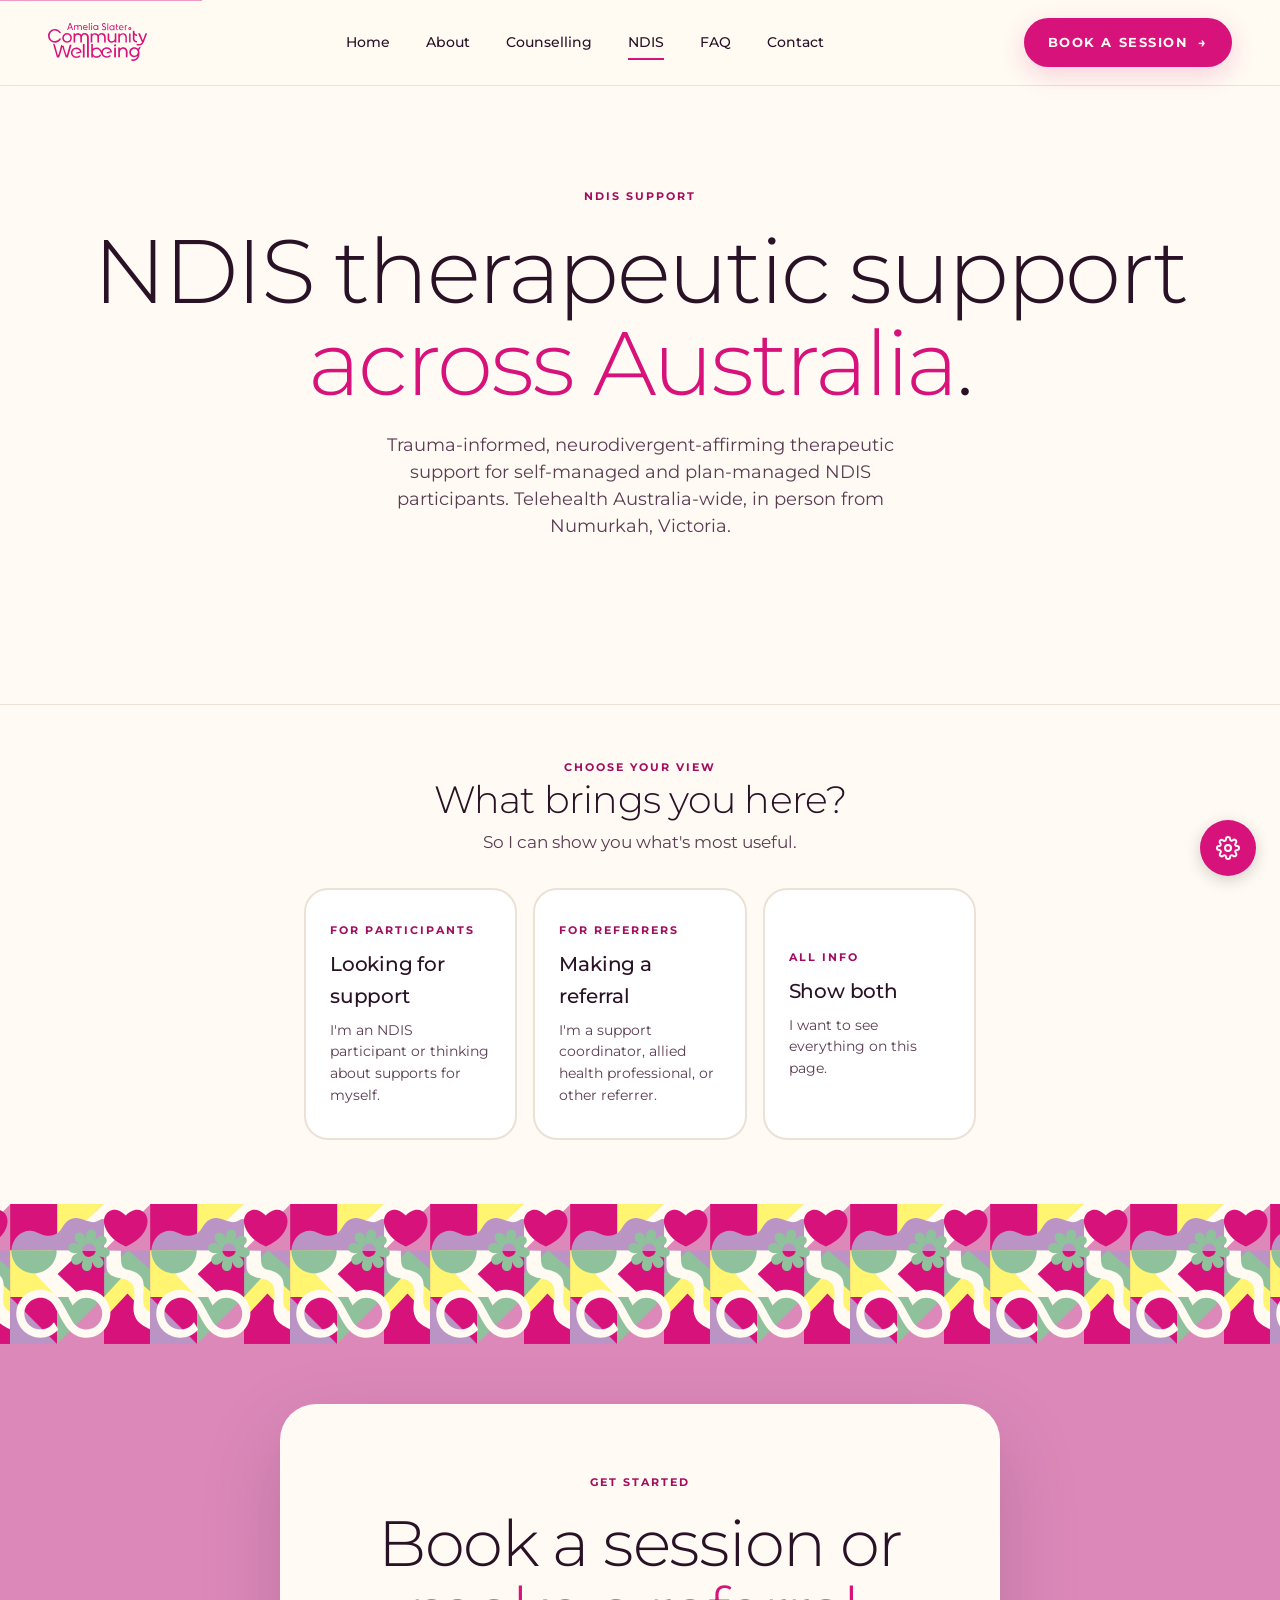
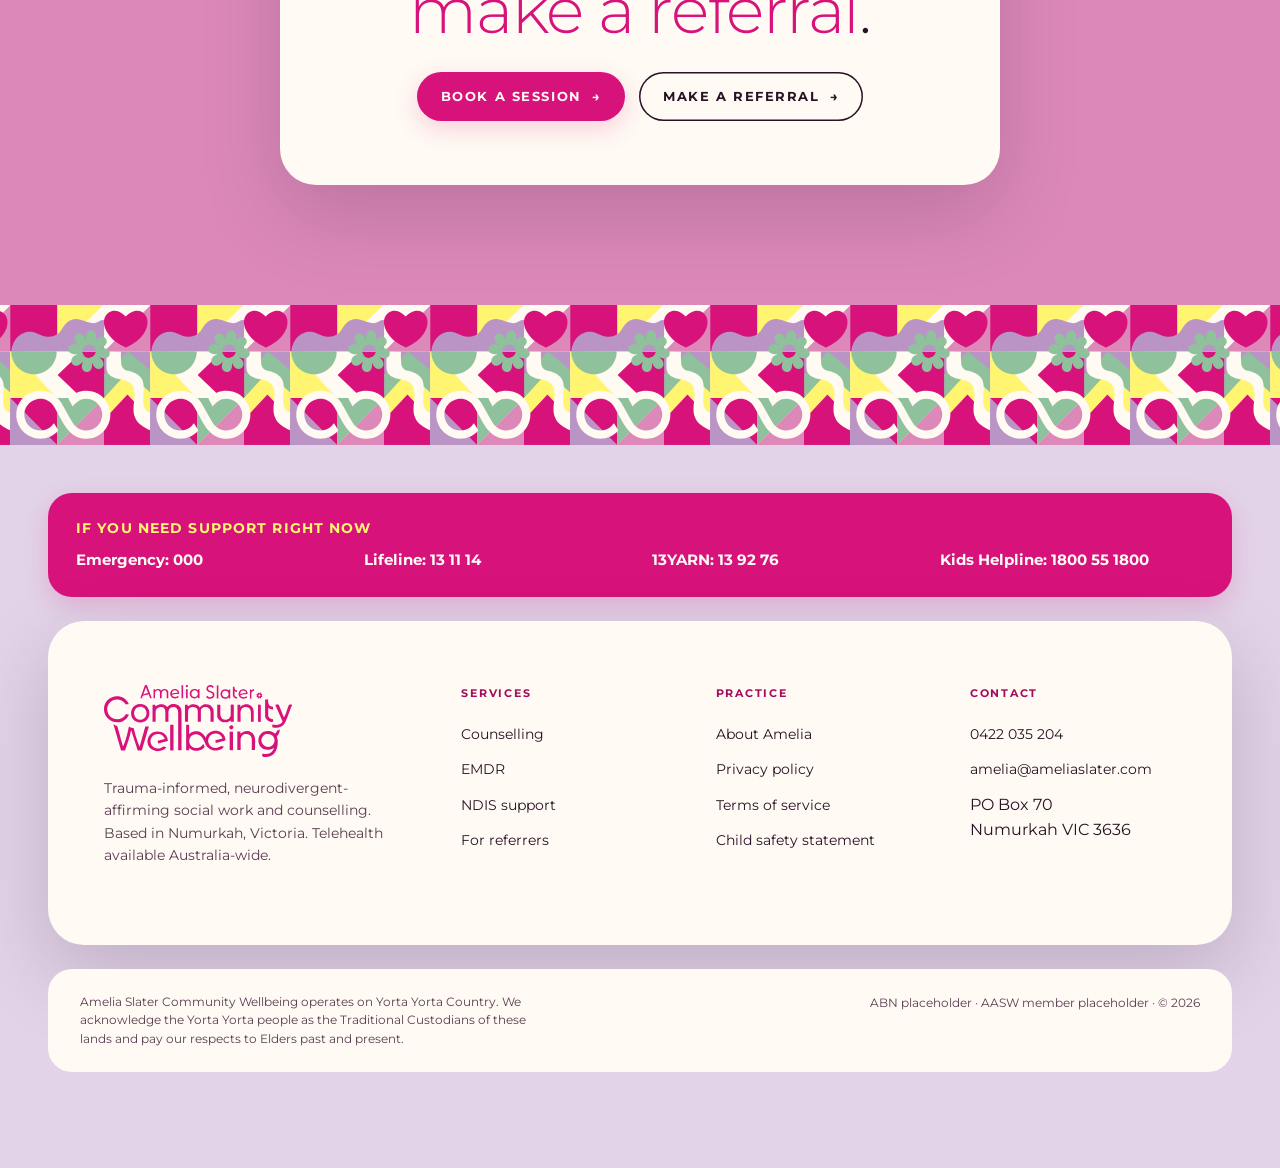
<file: ndis.html>
<!DOCTYPE html>
<html lang="en">
<head>
  <meta charset="utf-8">
  <meta name="viewport" content="width=device-width, initial-scale=1">
  <title>NDIS Therapeutic Support | Counselling for Self and Plan-Managed Participants | Amelia Slater</title>
  <meta name="description" content="NDIS therapeutic counselling and capacity building. Trauma-informed, neurodivergent-affirming social work for self-managed and plan-managed participants. Telehealth Australia-wide.">
  <link rel="icon" type="image/svg+xml" href="favicon.svg">
  <link rel="stylesheet" href="styles.css">
  <style>
    /* NDIS audience picker styles */
    .audience-picker {
      max-width: 720px;
      margin: 0 auto;
      text-align: center;
      padding: 3rem 1.5rem 4rem;
    }
    .audience-picker h2 {
      font-weight: 300;
      letter-spacing: -0.02em;
      line-height: 1.1;
      font-size: clamp(1.75rem, 3vw, 2.5rem);
      margin: 0 0 0.5rem;
    }
    .audience-picker p {
      color: var(--fg-2);
      font-size: 1.0625rem;
      margin: 0 0 2rem;
    }
    .audience-options {
      display: grid;
      grid-template-columns: 1fr;
      gap: 1rem;
    }
    @media (min-width: 700px) {
      .audience-options { grid-template-columns: 1fr 1fr 1fr; }
    }
    .audience-card {
      background: var(--bg-elevated);
      border: 2px solid var(--border-soft);
      border-radius: var(--radius-lg);
      padding: 2rem 1.5rem;
      cursor: pointer;
      transition: border-color var(--dur-base) var(--ease-out),
                  transform var(--dur-base) var(--ease-out),
                  box-shadow var(--dur-base) var(--ease-out);
      text-align: left;
    }
    .audience-card:hover {
      border-color: var(--ascw-pink);
      transform: translateY(-3px);
      box-shadow: var(--shadow-2);
    }
    .audience-card .eyebrow {
      display: block;
      margin-bottom: 0.5rem;
    }
    .audience-card h3 {
      font-size: 1.25rem;
      font-weight: 500;
      letter-spacing: -0.01em;
      margin: 0 0 0.5rem;
      color: var(--fg-1);
    }
    .audience-card p {
      font-size: 0.9rem;
      line-height: 1.5;
      color: var(--fg-2);
      margin: 0;
    }
    .audience-section { display: none; }
    body.show-participant .audience-participant,
    body.show-referrer .audience-referrer,
    body.show-both .audience-participant,
    body.show-both .audience-referrer {
      display: block;
    }
    body.show-participant .audience-picker-wrap,
    body.show-referrer .audience-picker-wrap,
    body.show-both .audience-picker-wrap {
      display: none;
    }
    .switch-audience-bar {
      display: none;
      background: var(--ascw-cream);
      border-bottom: 1px solid var(--border-soft);
      padding: 0.75rem 1.5rem;
      text-align: center;
      font-size: 0.875rem;
      color: var(--fg-2);
    }
    body.show-participant .switch-audience-bar,
    body.show-referrer .switch-audience-bar,
    body.show-both .switch-audience-bar { display: block; }
    .switch-audience-bar .current-view {
      font-weight: 700;
      color: var(--ascw-pink-deep);
      margin-right: 0.5rem;
    }
    .switch-audience-bar button {
      background: transparent;
      border: 0;
      color: var(--ascw-pink-deep);
      font-size: 0.875rem;
      text-decoration: underline;
      cursor: pointer;
      padding: 0;
      margin: 0 0.5rem;
    }
    .switch-audience-bar button:hover { color: var(--ascw-pink); }
    body.show-participant .view-participant,
    body.show-referrer .view-referrer,
    body.show-both .view-both { display: none; }
  </style>
</head>
<body>

  <a class="skip-link" href="#main">Skip to main content</a>

  <header class="site-header">
    <div class="wrap nav">
      <a class="brand" href="index.html">
        <img src="assets/logos/logo-primary.svg" alt="Amelia Slater Community Wellbeing">
      </a>
      <nav class="nav-links" aria-label="Primary">
        <a href="index.html">Home</a>
        <a href="about.html">About</a>
        <a href="counselling.html">Counselling</a>
        <a href="ndis.html" aria-current="page">NDIS</a>
        <a href="index.html#faq">FAQ</a>
        <a href="contact.html">Contact</a>
      </nav>
      <div class="nav-cta">
        <a href="contact.html" class="btn btn-primary">Book a session <span class="arr">&rarr;</span></a>
      </div>
    </div>
  </header>

  <main id="main">

    <section class="hero">
      <div class="wrap hero-grid" style="grid-template-columns: 1fr; text-align: center;">
        <div class="hero-text" style="margin: 0 auto;">
          <span class="eyebrow">NDIS support</span>
          <h1 class="h-display">NDIS therapeutic support <em>across Australia</em>.</h1>
          <p class="lede" style="margin-left: auto; margin-right: auto;">Trauma-informed, neurodivergent-affirming therapeutic support for self-managed and plan-managed NDIS participants. Telehealth Australia-wide, in person from Numurkah, Victoria.</p>
        </div>
      </div>
    </section>

    <div class="switch-audience-bar">
      <span class="current-view view-participant">Showing: <strong>For participants</strong></span>
      <span class="current-view view-referrer">Showing: <strong>For referrers</strong></span>
      <span class="current-view view-both">Showing: <strong>All info</strong></span>
      <button data-switch-to="participant" class="view-participant">Switch to participant view</button>
      <button data-switch-to="referrer" class="view-referrer">Switch to referrer view</button>
      <button data-switch-to="both" class="view-both">Show both</button>
      <button data-switch-to="reset">Reset</button>
    </div>

    <div class="audience-picker-wrap">
      <div class="audience-picker">
        <span class="eyebrow">Choose your view</span>
        <h2>What brings you here?</h2>
        <p>So I can show you what's most useful.</p>
        <div class="audience-options">
          <button class="audience-card" data-audience="participant">
            <span class="eyebrow">For participants</span>
            <h3>Looking for support</h3>
            <p>I'm an NDIS participant or thinking about supports for myself.</p>
          </button>
          <button class="audience-card" data-audience="referrer">
            <span class="eyebrow">For referrers</span>
            <h3>Making a referral</h3>
            <p>I'm a support coordinator, allied health professional, or other referrer.</p>
          </button>
          <button class="audience-card" data-audience="both">
            <span class="eyebrow">All info</span>
            <h3>Show both</h3>
            <p>I want to see everything on this page.</p>
          </button>
        </div>
      </div>
    </div>

    <section class="audience-section audience-participant section">
      <div class="wrap">

        <header class="section-header">
          <div>
            <span class="eyebrow">For participants</span>
            <h2 class="h-section">NDIS support that actually fits your life.</h2>
          </div>
          <p class="lede">I work with self-managed and plan-managed NDIS participants across Australia. The NDIS can feel overwhelming to navigate, especially when you're already dealing with a lot. I'll work with you at your pace and make sure the support you receive actually reflects your goals.</p>
        </header>

        <div class="svc-grid">

          <article class="svc s-cream">
            <span class="eyebrow">Counselling</span>
            <h3>Therapeutic counselling</h3>
            <p>Individual counselling sessions focused on mental health, trauma, neurodivergence, and the challenges of daily life. Sessions are tailored to your goals and delivered in a way that feels safe and accessible to you. Available via telehealth or in person.</p>
          </article>

          <article class="svc s-sage">
            <span class="eyebrow">Assessments</span>
            <h3>Functional capacity assessment</h3>
            <p>A Functional Capacity Assessment looks at how your disability affects your daily life and what supports you need. I'm trained to carry out functional capacity, bio-psycho-social, adaptive living skills, and mental health assessments. These assessments can support your NDIS planning and reviews.</p>
          </article>

          <article class="svc s-lilac">
            <span class="eyebrow">Access and advocacy</span>
            <h3>NDIS access and advocacy</h3>
            <p>If you're not yet on the NDIS and want to explore whether you're eligible, I can help. I can also support you to understand your plan, prepare for reviews, and advocate for the supports you need. Navigating the NDIS shouldn't have to be done alone.</p>
          </article>

          <article class="svc s-yellow">
            <span class="eyebrow">Behaviour support</span>
            <h3>Behaviour support</h3>
            <p>Support to understand and address behaviours that are affecting your quality of life or relationships. I use a strengths-based, trauma-informed approach that focuses on what's driving behaviour rather than simply managing it.</p>
          </article>

          <article class="svc s-cream">
            <span class="eyebrow">Capacity building</span>
            <h3>Coaching and capacity building</h3>
            <p>Practical support to build skills, confidence, and independence in areas that matter to you, including daily living, communication, relationships, and navigating systems like education, employment, and health.</p>
          </article>

        </div>

        <p style="font-size: 0.875rem; color: var(--fg-2); margin-top: 2rem; padding-top: 1.5rem; border-top: 1px solid var(--border-soft);">Services are billed under Therapeutic Supports (Item 15_043_0128_1_3) at the current NDIS rate, in accordance with the NDIS Pricing Arrangements and Price Limits.</p>

      </div>
    </section>

    <section class="audience-section audience-referrer section">
      <div class="wrap">

        <header class="section-header">
          <div>
            <span class="eyebrow">For support coordinators and allied health professionals</span>
            <h2 class="h-section">Referring a participant.</h2>
          </div>
          <p class="lede">Practical information about scope, line items, and how to make a referral. If anything you need isn't here, contact me directly to discuss.</p>
        </header>

        <div class="svc-grid">

          <article class="svc s-cream">
            <span class="eyebrow">Eligibility</span>
            <h3>Plan management</h3>
            <p>I work with self-managed and plan-managed participants. I'm not currently registered for NDIA-managed participants.</p>
          </article>

          <article class="svc s-sage">
            <span class="eyebrow">Billing</span>
            <h3>Line item and rate</h3>
            <p>Services are billed under Therapeutic Supports, Item 15_043_0128_1_3 at the current NDIS rate, in accordance with the NDIS Pricing Arrangements and Price Limits.</p>
          </article>

          <article class="svc s-lilac">
            <span class="eyebrow">Invoicing</span>
            <h3>Plan manager liaison</h3>
            <p>Invoices are provided in a format that meets NDIS requirements. I'm happy to liaise directly with plan managers to streamline the process.</p>
          </article>

          <article class="svc s-yellow">
            <span class="eyebrow">Assessments</span>
            <h3>Available assessments</h3>
            <p>I'm available for functional capacity, bio-psycho-social, adaptive living skills, and mental health assessments. If you're unsure whether an assessment is appropriate for your participant, contact me to discuss.</p>
          </article>

          <article class="svc s-cream">
            <span class="eyebrow">How to refer</span>
            <h3>Making a referral</h3>
            <p>Use the referral form or contact me directly by phone or email. I aim to respond to all referrals within two business days.</p>
            <a href="referral.html" class="svc-cta">Make a referral <span class="arr">&rarr;</span></a>
          </article>

          <article class="svc s-sage">
            <span class="eyebrow">Scope of practice</span>
            <h3>Who I work with</h3>
            <p>Trauma therapy for neurodivergent women, gender-diverse people, and other adults. I have particular experience with neurodivergence, complex trauma, LGBTQIA+ populations, and rural and regional communities.</p>
          </article>

        </div>

      </div>
    </section>

    <section class="cta-band">
      <div class="wrap cta-inner">
        <span class="eyebrow">Get started</span>
        <h2 class="h-section">Book a session or <em>make a referral</em>.</h2>
        <div class="actions">
          <a href="contact.html" class="btn btn-primary">Book a session <span class="arr">&rarr;</span></a>
          <a href="referral.html" class="btn btn-ghost">Make a referral <span class="arr">&rarr;</span></a>
        </div>
      </div>
    </section>

  </main>

  <footer class="site-footer">
    <div class="wrap">

      <aside class="crisis-block" aria-label="Crisis support resources">
        <h2>If you need support right now</h2>
        <ul>
          <li><a href="tel:000">Emergency: 000</a></li>
          <li><a href="tel:131114">Lifeline: 13 11 14</a></li>
          <li><a href="tel:139276">13YARN: 13 92 76</a></li>
          <li><a href="tel:1800551800">Kids Helpline: 1800 55 1800</a></li>
        </ul>
      </aside>

      <div class="foot-grid">
        <div class="foot-brand">
          <img src="assets/logos/logo-primary.svg" alt="Amelia Slater Community Wellbeing">
          <p>Trauma-informed, neurodivergent-affirming social work and counselling. Based in Numurkah, Victoria. Telehealth available Australia-wide.</p>
        </div>
        <div class="foot-col">
          <h5>Services</h5>
          <ul>
            <li><a href="counselling.html">Counselling</a></li>
            <li><a href="emdr.html">EMDR</a></li>
            <li><a href="ndis.html">NDIS support</a></li>
            <li><a href="ndis.html">For referrers</a></li>
          </ul>
        </div>
        <div class="foot-col">
          <h5>Practice</h5>
          <ul>
            <li><a href="about.html">About Amelia</a></li>
            <li><a href="privacy.html">Privacy policy</a></li>
            <li><a href="terms.html">Terms of service</a></li>
            <li><a href="child-safety.html">Child safety statement</a></li>
          </ul>
        </div>
        <div class="foot-col">
          <h5>Contact</h5>
          <ul>
            <li><a href="tel:0422035204">0422 035 204</a></li>
            <li><a href="mailto:amelia@ameliaslater.com">amelia@ameliaslater.com</a></li>
            <li>PO Box 70<br>Numurkah VIC 3636</li>
          </ul>
        </div>
      </div>

      <div class="foot-bottom">
        <div class="ack">
          Amelia Slater Community Wellbeing operates on Yorta Yorta Country. We acknowledge the Yorta Yorta people as the Traditional Custodians of these lands and pay our respects to Elders past and present.
        </div>
        <div>
          ABN placeholder &middot; AASW member placeholder &middot; &copy; <span id="year"></span>
        </div>
      </div>

    </div>
  </footer>

  <button class="controls-toggle" aria-label="Open accessibility controls" aria-expanded="false" aria-controls="controls-panel" id="controls-toggle">
    <svg width="24" height="24" viewBox="0 0 24 24" fill="none" stroke="currentColor" stroke-width="2" stroke-linecap="round" stroke-linejoin="round" aria-hidden="true">
      <circle cx="12" cy="12" r="3"></circle>
      <path d="M19.4 15a1.65 1.65 0 0 0 .33 1.82l.06.06a2 2 0 0 1 0 2.83 2 2 0 0 1-2.83 0l-.06-.06a1.65 1.65 0 0 0-1.82-.33 1.65 1.65 0 0 0-1 1.51V21a2 2 0 0 1-4 0v-.09a1.65 1.65 0 0 0-1-1.51 1.65 1.65 0 0 0-1.82.33l-.06.06a2 2 0 0 1-2.83 0 2 2 0 0 1 0-2.83l.06-.06a1.65 1.65 0 0 0 .33-1.82 1.65 1.65 0 0 0-1.51-1H3a2 2 0 0 1 0-4h.09a1.65 1.65 0 0 0 1.51-1 1.65 1.65 0 0 0-.33-1.82l-.06-.06a2 2 0 0 1 0-2.83 2 2 0 0 1 2.83 0l.06.06a1.65 1.65 0 0 0 1.82.33H9a1.65 1.65 0 0 0 1-1.51V3a2 2 0 0 1 4 0v.09a1.65 1.65 0 0 0 1 1.51 1.65 1.65 0 0 0 1.82-.33l.06-.06a2 2 0 0 1 2.83 0 2 2 0 0 1 0 2.83l-.06.06a1.65 1.65 0 0 0-.33 1.82V9a1.65 1.65 0 0 0 1.51 1H21a2 2 0 0 1 0 4h-.09a1.65 1.65 0 0 0-1.51 1z"></path>
    </svg>
  </button>

  <div class="controls-panel" id="controls-panel" role="dialog" aria-label="Accessibility and reading controls">
    <h2>Reading controls</h2>
    <div class="control-group">
      <label for="font-size-slider">Text size</label>
      <input type="range" id="font-size-slider" min="14" max="26" step="1" value="16">
    </div>
    <div class="control-group">
      <label>Background colour</label>
      <div class="bg-options" role="group">
        <button data-bg="cream" aria-pressed="true">Cream</button>
        <button data-bg="sage">Sage</button>
        <button data-bg="lavender">Lavender</button>
      </div>
    </div>
    <div class="control-group">
      <label>Font</label>
      <div class="font-options" role="group">
        <button data-font="default" aria-pressed="true">
          <span class="preview">Aa</span>
          <span class="label">Default</span>
        </button>
        <button data-font="atkinson">
          <span class="preview">Aa</span>
          <span class="label">Atkinson</span>
        </button>
        <button data-font="opendyslexic">
          <span class="preview">Aa</span>
          <span class="label">Dyslexic</span>
        </button>
      </div>
    </div>

    <div class="control-group">
      <div class="toggle-row">
        <span>High contrast</span>
        <label class="switch"><input type="checkbox" id="toggle-contrast"><span class="slider"></span></label>
      </div>
      <div class="toggle-row">
        <span>Reduce motion</span>
        <label class="switch"><input type="checkbox" id="toggle-motion"><span class="slider"></span></label>
      </div>
      <div class="toggle-row">
        <span>Reading mode</span>
        <label class="switch"><input type="checkbox" id="toggle-reading"><span class="slider"></span></label>
      </div>
    </div>
    <button class="reset-btn" id="reset-btn">Reset all to default</button>
  </div>

  <script src="scripts.js"></script>
  <script>
    /* NDIS audience picker */
    (function() {
      var STORAGE_KEY = 'ascw-ndis-audience';
      var body = document.body;
      var savedAudience = null;
      try { savedAudience = localStorage.getItem(STORAGE_KEY); } catch(e) {}

      function applyAudience(audience) {
        body.classList.remove('show-participant', 'show-referrer', 'show-both');
        if (audience) {
          body.classList.add('show-' + audience);
          try { localStorage.setItem(STORAGE_KEY, audience); } catch(e) {}
        }
      }

      function clearAudience() {
        body.classList.remove('show-participant', 'show-referrer', 'show-both');
        try { localStorage.removeItem(STORAGE_KEY); } catch(e) {}
      }

      if (savedAudience) applyAudience(savedAudience);

      document.querySelectorAll('.audience-card').forEach(function(card) {
        card.addEventListener('click', function() {
          applyAudience(card.dataset.audience);
          window.scrollTo({ top: 0, behavior: 'smooth' });
        });
      });

      document.querySelectorAll('.switch-audience-bar [data-switch-to]').forEach(function(btn) {
        btn.addEventListener('click', function() {
          var target = btn.dataset.switchTo;
          if (target === 'reset') {
            clearAudience();
          } else {
            applyAudience(target);
          }
          window.scrollTo({ top: 0, behavior: 'smooth' });
        });
      });
    })();
  </script>
</body>
</html>
</file>
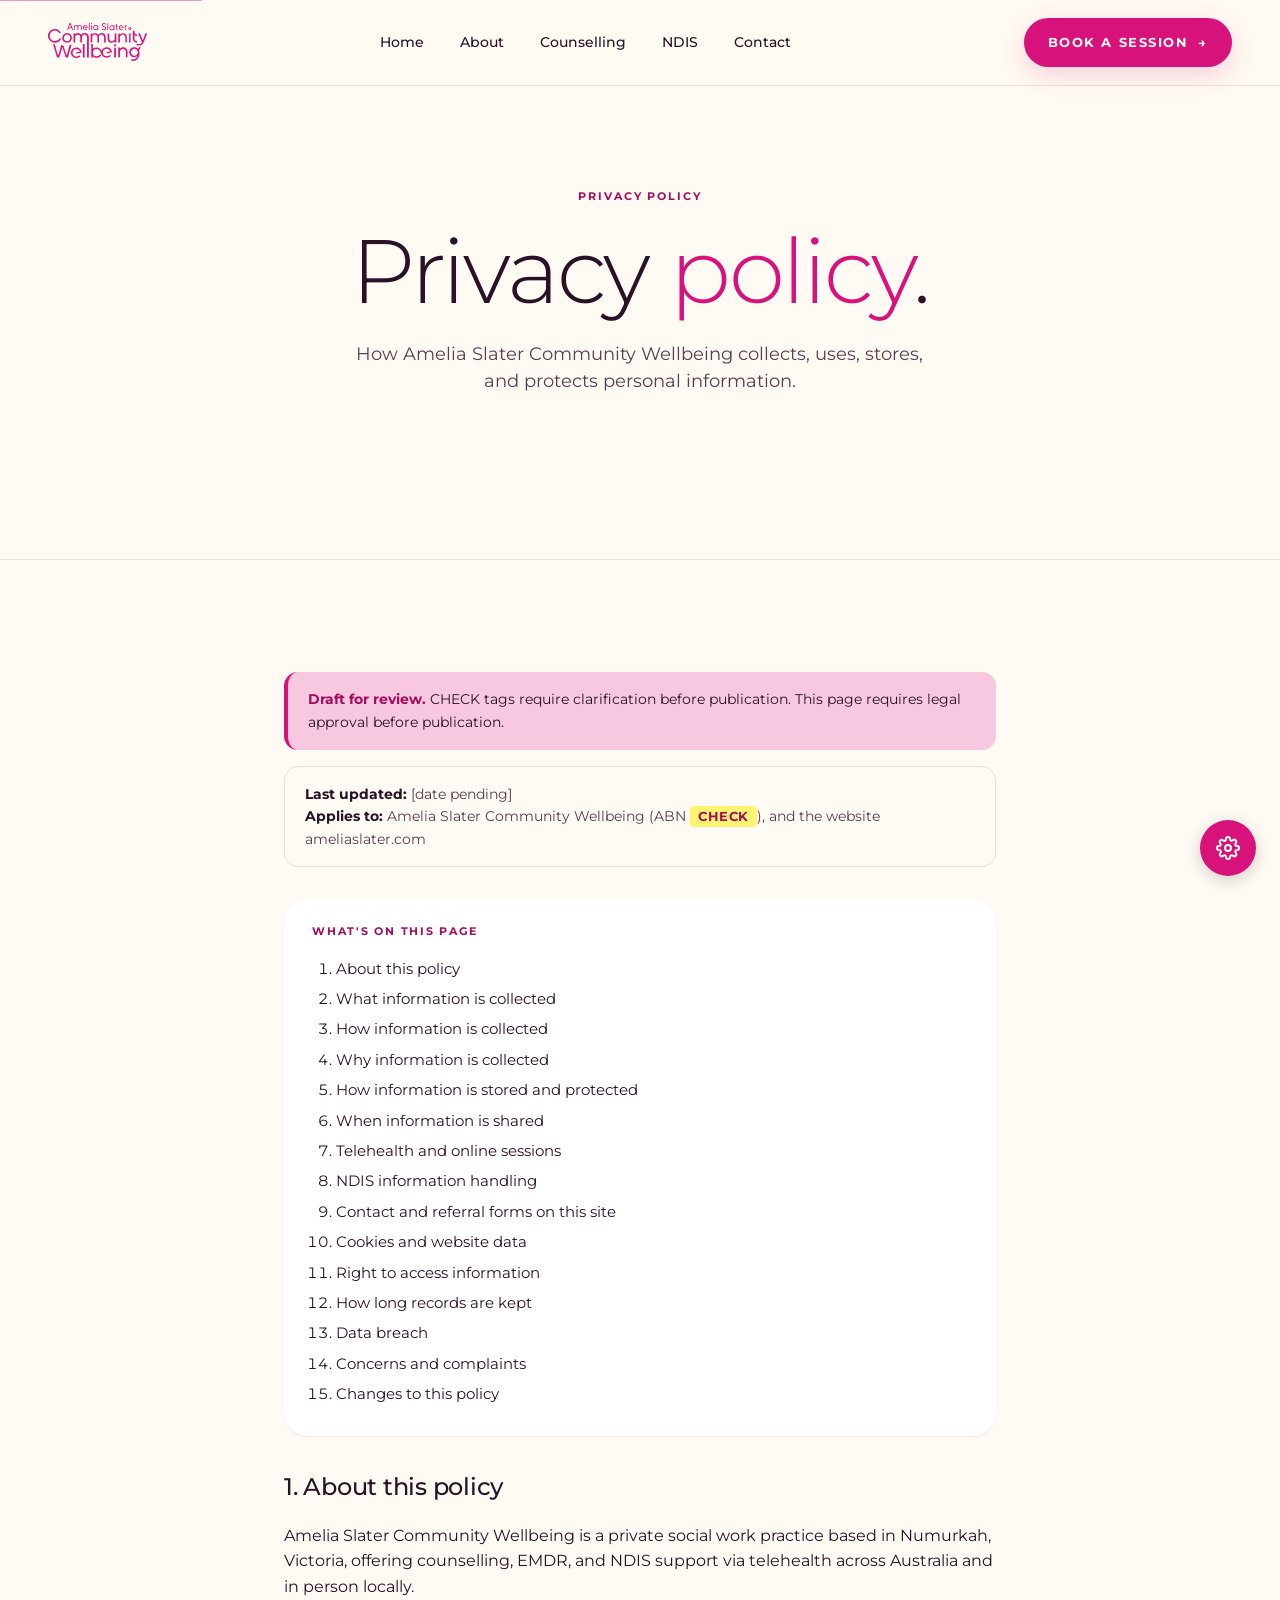
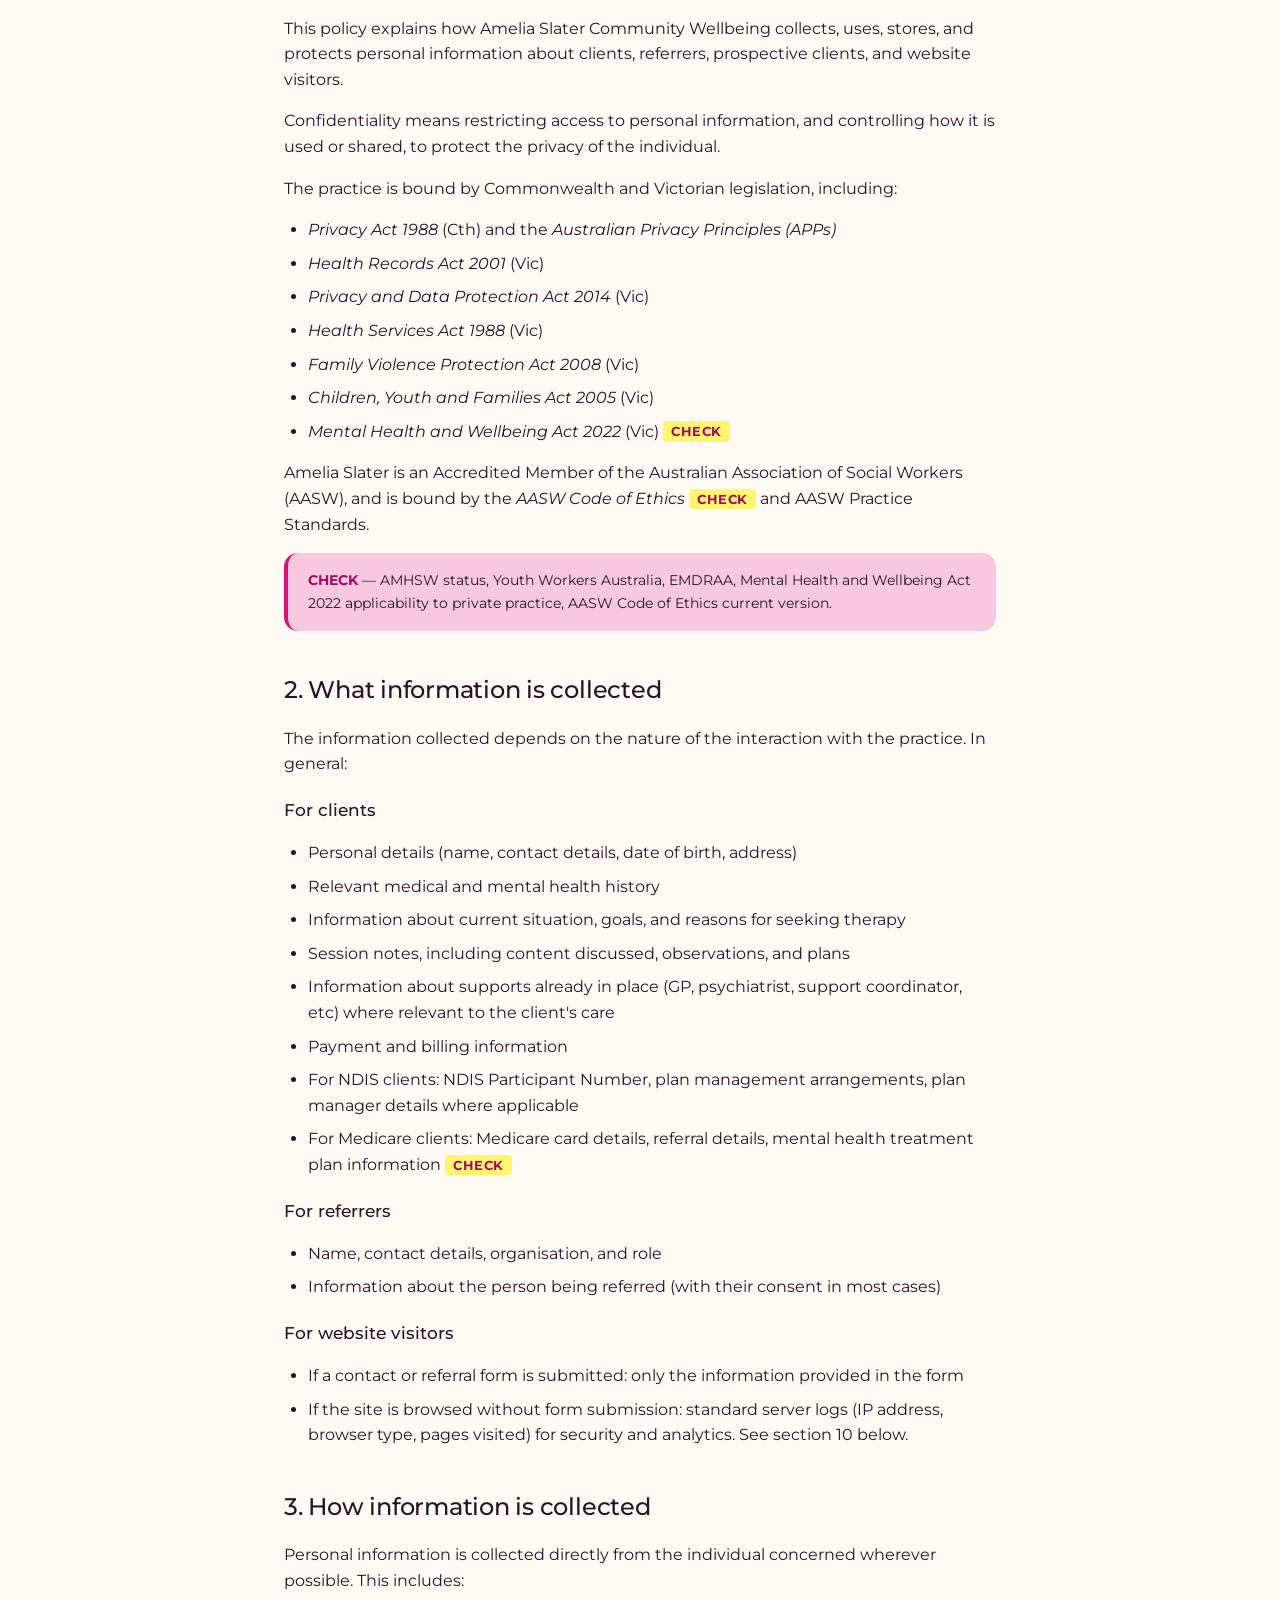
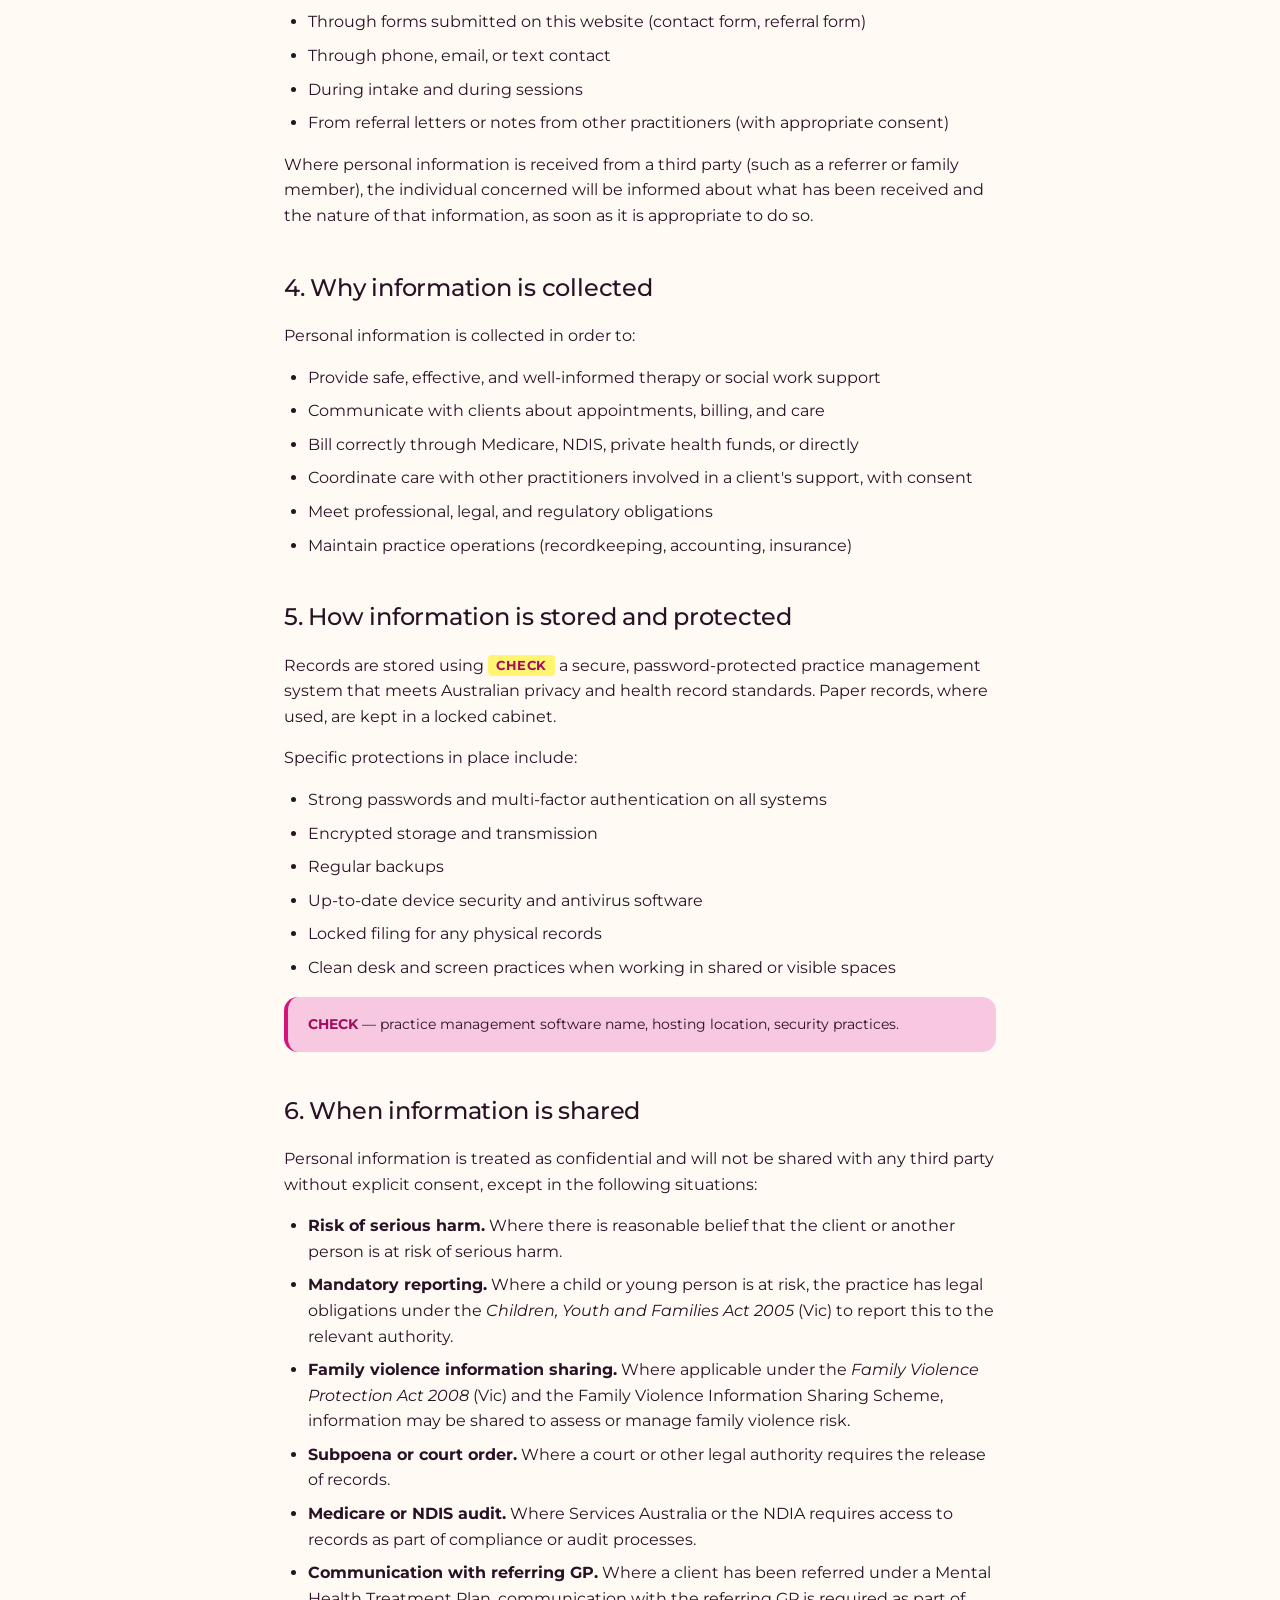
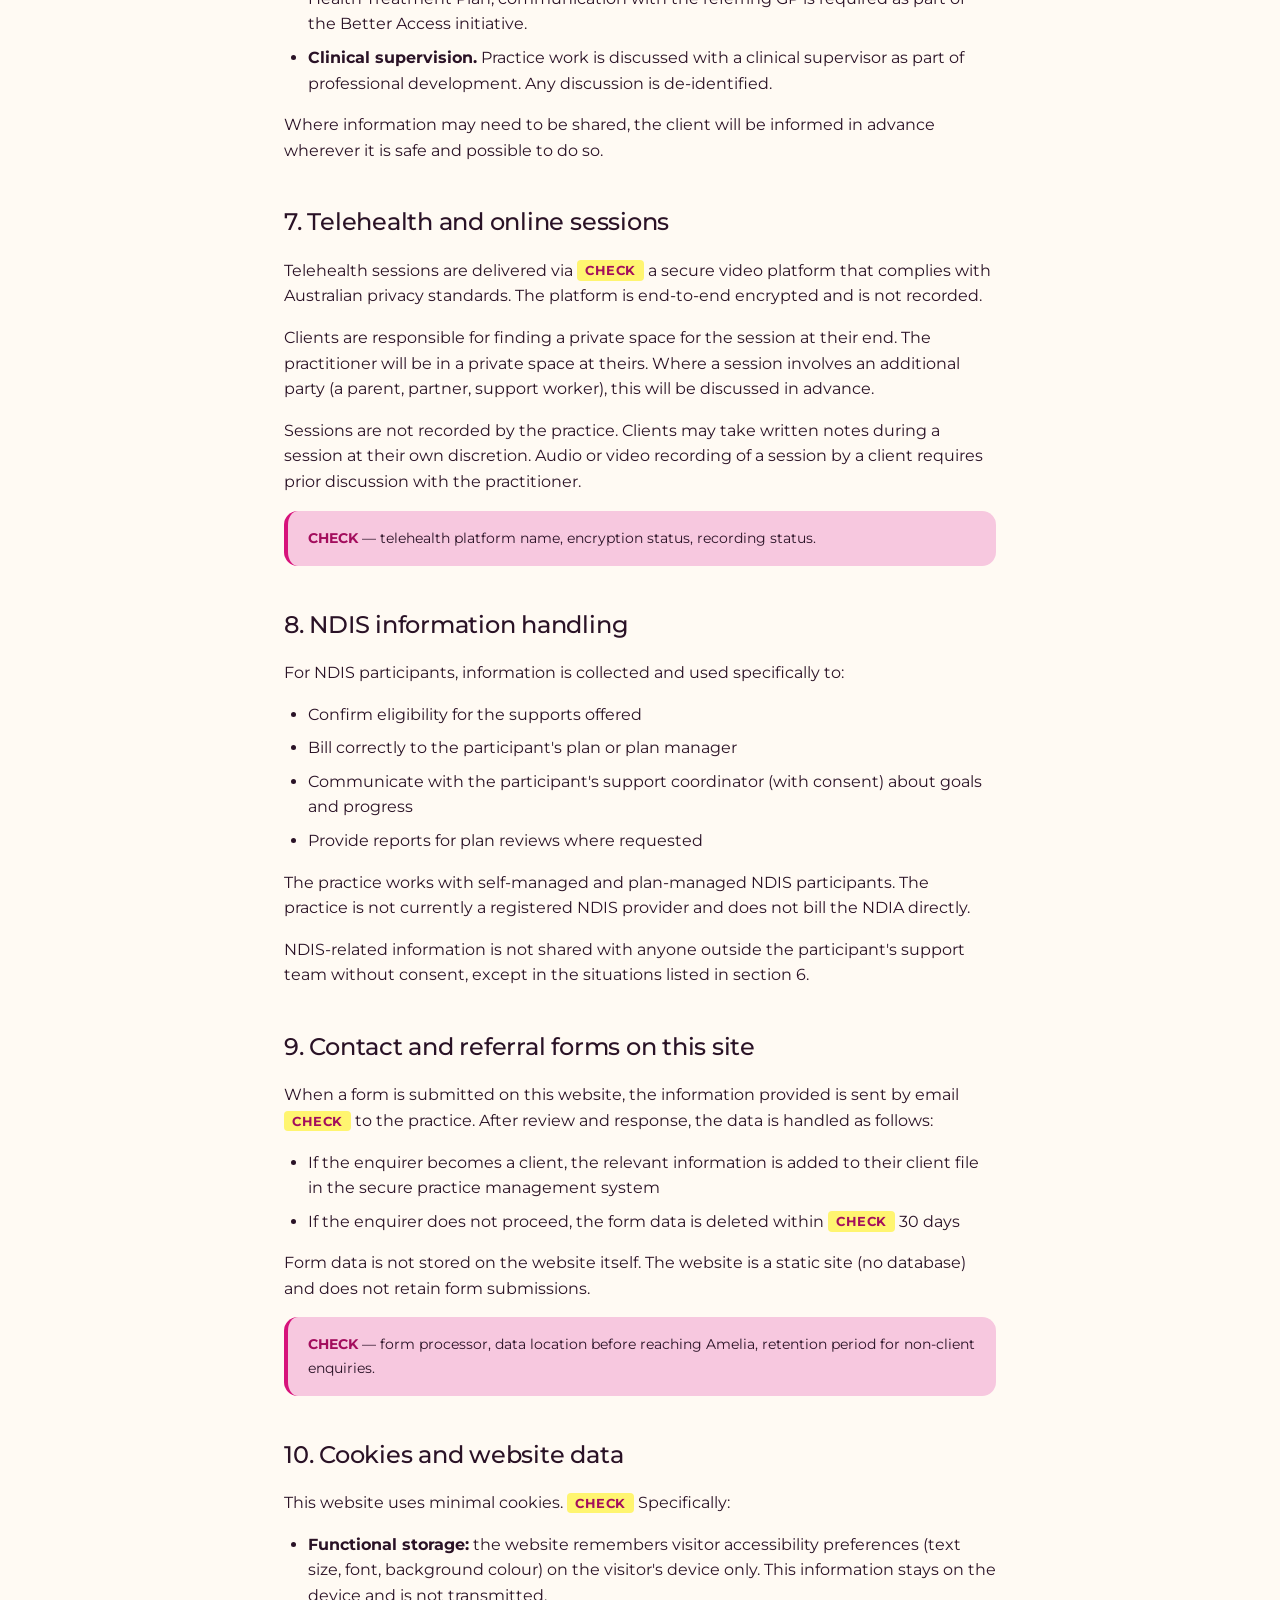
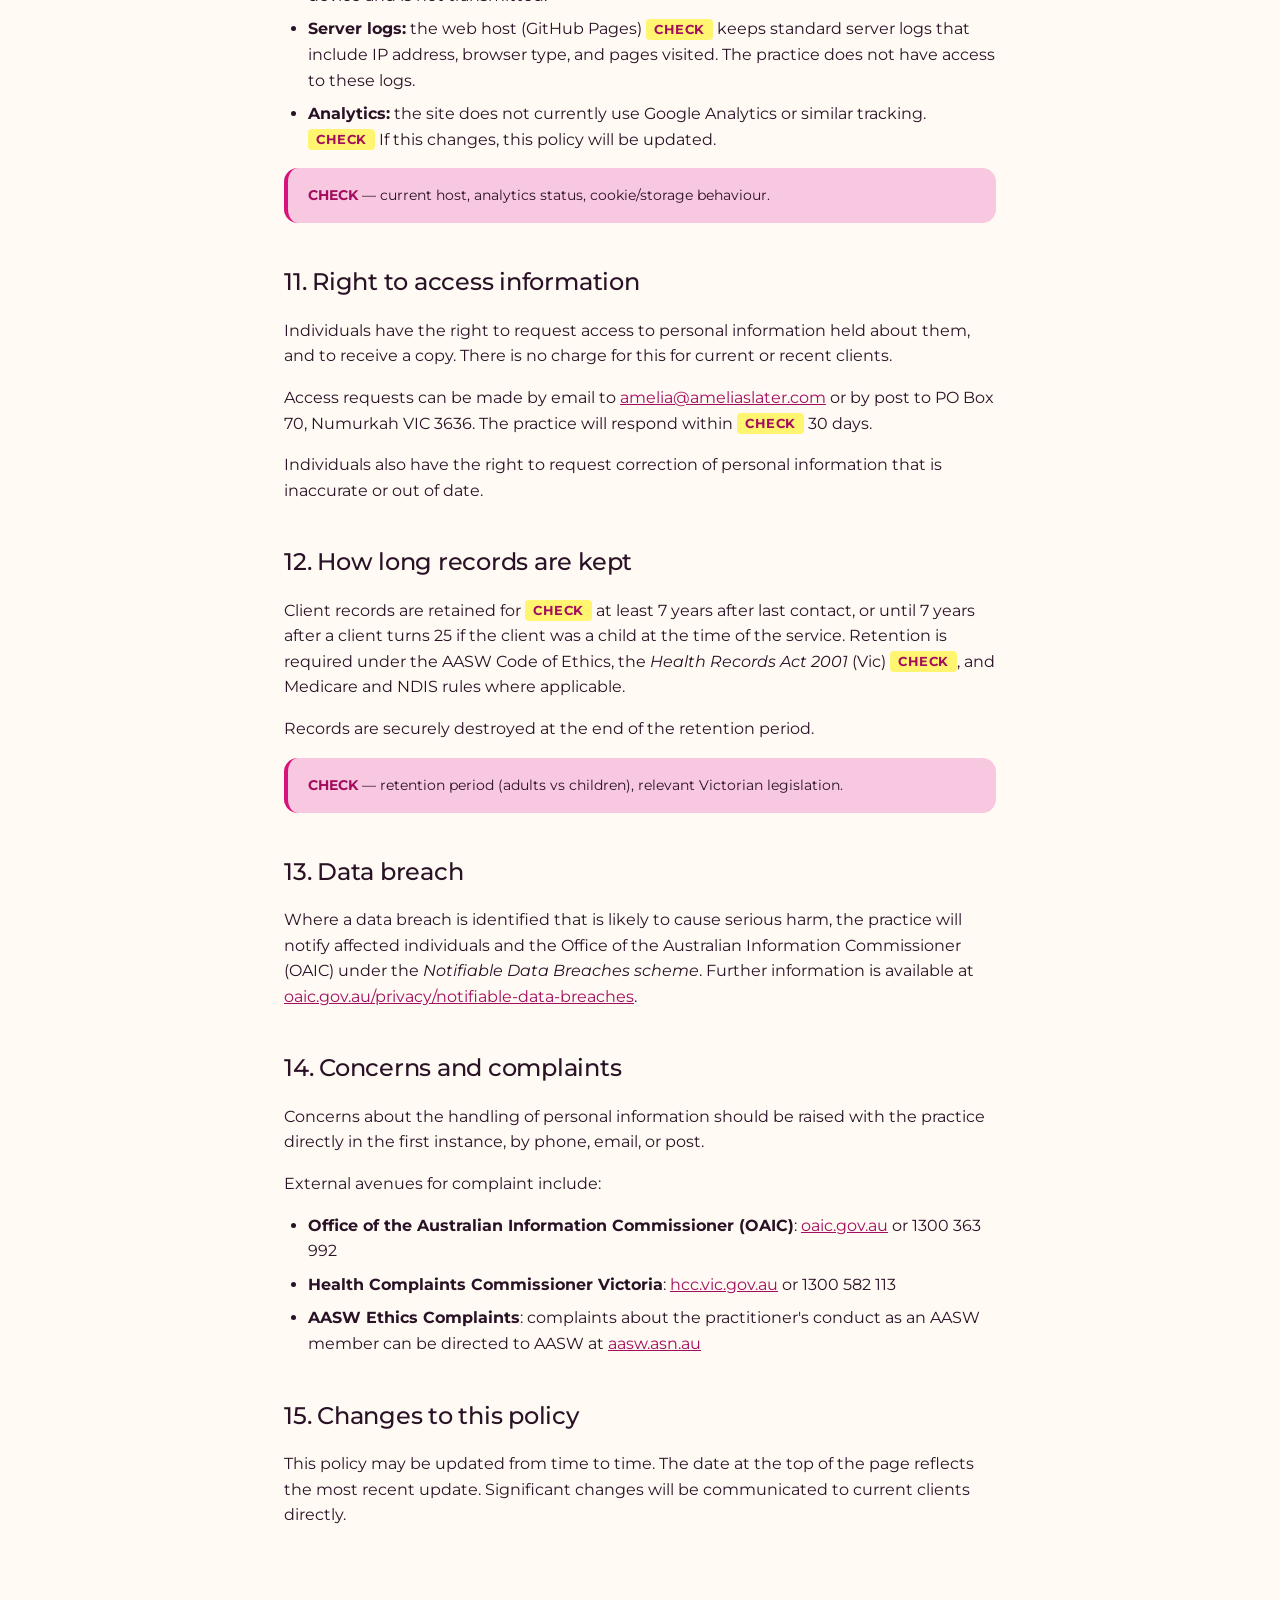
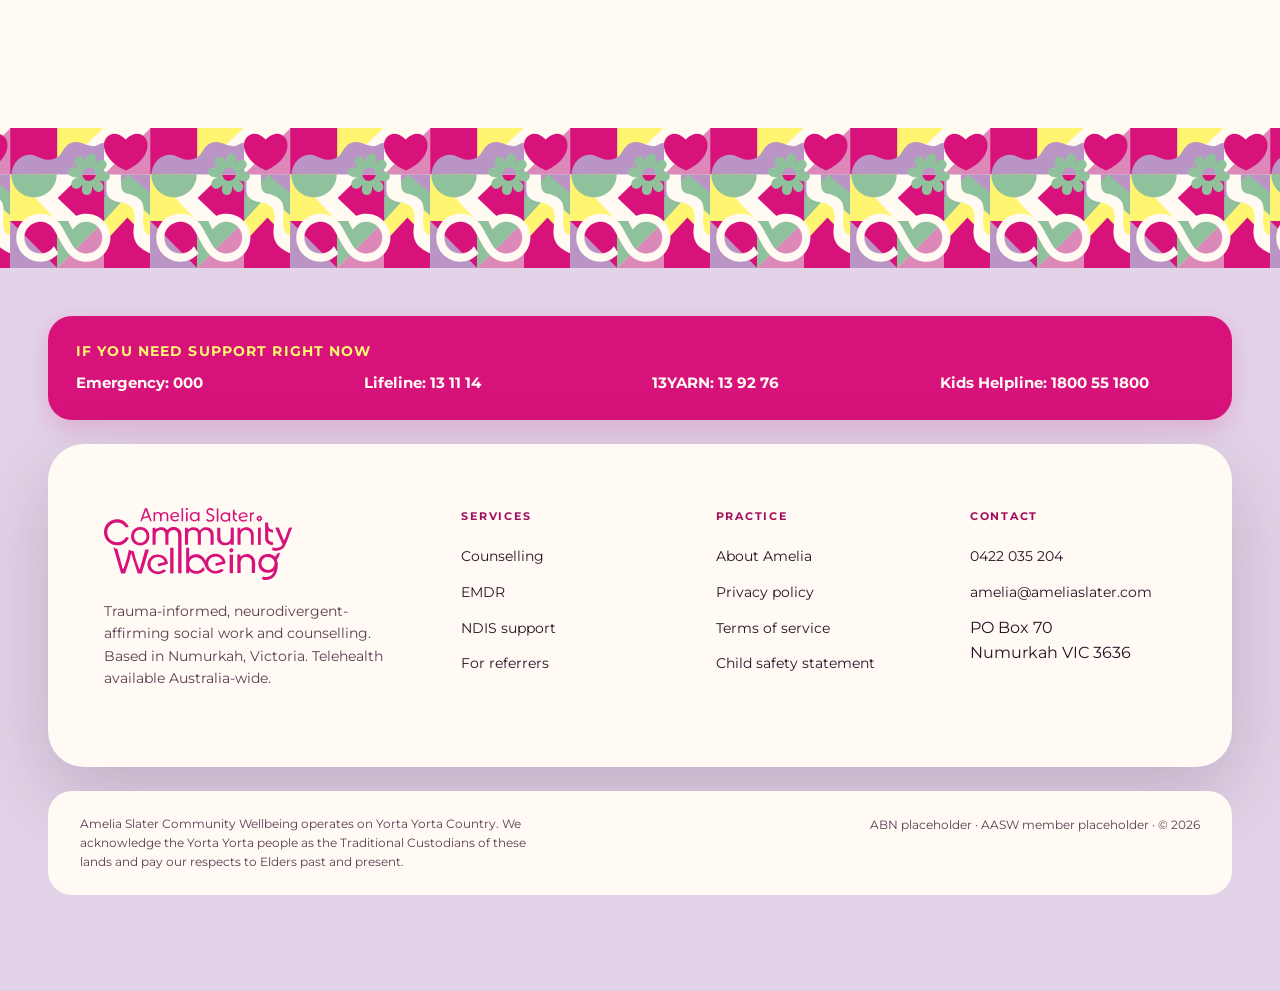
<file: privacy.html>
<!DOCTYPE html>
<html lang="en">
<head>
  <meta charset="utf-8">
  <meta name="viewport" content="width=device-width, initial-scale=1">
  <title>Privacy Policy | Amelia Slater Community Wellbeing</title>
  <meta name="description" content="How Amelia Slater Community Wellbeing collects, uses, stores, and protects personal and health information. Telehealth-aware, NDIS-aware, plain-language privacy policy.">
  <link rel="icon" type="image/svg+xml" href="favicon.svg">
  <link rel="stylesheet" href="styles.css">
  <style>
    .policy-page {
      max-width: 760px;
      margin: 0 auto;
      padding: 0 1.5rem 4rem;
    }
    .policy-meta {
      background: var(--ascw-cream);
      border: 1px solid var(--border-soft);
      border-radius: var(--radius-md);
      padding: 1rem 1.25rem;
      margin-bottom: 2rem;
      font-size: 0.875rem;
      color: var(--fg-2);
    }
    .policy-meta strong { color: var(--fg-1); }

    .toc {
      background: var(--bg-elevated);
      border-radius: var(--radius-lg);
      padding: 1.5rem 1.75rem;
      margin-bottom: 2rem;
      box-shadow: var(--shadow-1);
    }
    .toc h2 {
      font-size: 0.6875rem;
      font-weight: 700;
      letter-spacing: 0.16em;
      text-transform: uppercase;
      color: var(--ascw-pink-deep);
      margin: 0 0 1rem;
    }
    .toc ol {
      margin: 0;
      padding: 0 0 0 1.5rem;
    }
    .toc li {
      margin-bottom: 0.4rem;
      font-size: 0.9375rem;
    }
    .toc a {
      color: var(--fg-1);
      text-decoration: none;
      border-bottom: 1px solid transparent;
      transition: border-color var(--dur-base) var(--ease-out);
    }
    .toc a:hover { border-bottom-color: var(--ascw-pink); }

    .policy-section {
      margin-bottom: 2.5rem;
      scroll-margin-top: 100px;
    }
    .policy-section h2 {
      font-size: 1.5rem;
      font-weight: 500;
      letter-spacing: -0.01em;
      margin: 0 0 1rem;
      color: var(--fg-1);
    }
    .policy-section h3 {
      font-size: 1.0625rem;
      font-weight: 500;
      margin: 1.25rem 0 0.6rem;
      color: var(--fg-1);
    }
    .policy-section p, .policy-section li {
      font-size: 1rem;
      line-height: 1.6;
      color: var(--fg-1);
    }
    .policy-section ul, .policy-section ol {
      padding-left: 1.5rem;
    }
    .policy-section li { margin-bottom: 0.5rem; }
    .policy-section a {
      color: var(--ascw-pink-deep);
      text-decoration: underline;
    }

    .check-flag {
      background: var(--ascw-yellow);
      color: var(--ascw-pink-deep);
      padding: 0.15rem 0.5rem;
      border-radius: 4px;
      font-size: 0.8125rem;
      font-weight: 700;
      letter-spacing: 0.04em;
      text-transform: uppercase;
    }
    .review-callout {
      background: var(--ascw-pink-soft);
      border-left: 4px solid var(--ascw-pink);
      padding: 1rem 1.25rem;
      border-radius: var(--radius-md);
      margin: 1rem 0;
      font-size: 0.9rem;
      color: var(--fg-1);
    }
    .review-callout strong { color: var(--ascw-pink-deep); }
  </style>
</head>
<body>

  <a class="skip-link" href="#main">Skip to main content</a>

  <header class="site-header">
    <div class="wrap nav">
      <a class="brand" href="index.html">
        <img src="assets/logos/logo-primary.svg" alt="Amelia Slater Community Wellbeing">
      </a>
      <nav class="nav-links" aria-label="Primary">
        <a href="index.html">Home</a>
        <a href="about.html">About</a>
        <a href="counselling.html">Counselling</a>
        <a href="ndis.html">NDIS</a>
        <a href="contact.html">Contact</a>
      </nav>
      <div class="nav-cta">
        <a href="contact.html" class="btn btn-primary">Book a session <span class="arr">&rarr;</span></a>
      </div>
    </div>
  </header>

  <main id="main">

    <section class="hero">
      <div class="wrap hero-grid" style="grid-template-columns: 1fr; text-align: center;">
        <div class="hero-text" style="margin: 0 auto;">
          <span class="eyebrow">Privacy policy</span>
          <h1 class="h-display">Privacy <em>policy</em>.</h1>
          <p class="lede" style="margin-left: auto; margin-right: auto;">How Amelia Slater Community Wellbeing collects, uses, stores, and protects personal information.</p>
        </div>
      </div>
    </section>

    <section class="section">
      <div class="policy-page">

        <div class="review-callout">
          <strong>Draft for review.</strong> CHECK tags require clarification before publication. This page requires legal approval before publication.
        </div>

        <div class="policy-meta">
          <strong>Last updated:</strong> [date pending] <br>
          <strong>Applies to:</strong> Amelia Slater Community Wellbeing (ABN <span class="check-flag">CHECK</span>), and the website ameliaslater.com
        </div>

        <nav class="toc" aria-label="Privacy policy contents">
          <h2>What's on this page</h2>
          <ol>
            <li><a href="#about">About this policy</a></li>
            <li><a href="#what-i-collect">What information is collected</a></li>
            <li><a href="#how-i-collect">How information is collected</a></li>
            <li><a href="#why-i-collect">Why information is collected</a></li>
            <li><a href="#how-i-store">How information is stored and protected</a></li>
            <li><a href="#sharing">When information is shared</a></li>
            <li><a href="#telehealth">Telehealth and online sessions</a></li>
            <li><a href="#ndis">NDIS information handling</a></li>
            <li><a href="#contact-form">Contact and referral forms on this site</a></li>
            <li><a href="#cookies">Cookies and website data</a></li>
            <li><a href="#access">Right to access information</a></li>
            <li><a href="#retention">How long records are kept</a></li>
            <li><a href="#breach">Data breach</a></li>
            <li><a href="#complaints">Concerns and complaints</a></li>
            <li><a href="#changes">Changes to this policy</a></li>
          </ol>
        </nav>

        <section class="policy-section" id="about">
          <h2>1. About this policy</h2>
          <p>Amelia Slater Community Wellbeing is a private social work practice based in Numurkah, Victoria, offering counselling, EMDR, and NDIS support via telehealth across Australia and in person locally.</p>
          <p>This policy explains how Amelia Slater Community Wellbeing collects, uses, stores, and protects personal information about clients, referrers, prospective clients, and website visitors.</p>
          <p>Confidentiality means restricting access to personal information, and controlling how it is used or shared, to protect the privacy of the individual.</p>
          <p>The practice is bound by Commonwealth and Victorian legislation, including:</p>
          <ul>
            <li><em>Privacy Act 1988</em> (Cth) and the <em>Australian Privacy Principles (APPs)</em></li>
            <li><em>Health Records Act 2001</em> (Vic)</li>
            <li><em>Privacy and Data Protection Act 2014</em> (Vic)</li>
            <li><em>Health Services Act 1988</em> (Vic)</li>
            <li><em>Family Violence Protection Act 2008</em> (Vic)</li>
            <li><em>Children, Youth and Families Act 2005</em> (Vic)</li>
            <li><em>Mental Health and Wellbeing Act 2022</em> (Vic) <span class="check-flag">CHECK</span></li>
          </ul>
          <p>Amelia Slater is an Accredited Member of the Australian Association of Social Workers (AASW), and is bound by the <em>AASW Code of Ethics</em> <span class="check-flag">CHECK</span> and AASW Practice Standards.</p>
          <div class="review-callout">
            <strong>CHECK</strong> &mdash; AMHSW status, Youth Workers Australia, EMDRAA, Mental Health and Wellbeing Act 2022 applicability to private practice, AASW Code of Ethics current version.
          </div>
        </section>

        <section class="policy-section" id="what-i-collect">
          <h2>2. What information is collected</h2>
          <p>The information collected depends on the nature of the interaction with the practice. In general:</p>

          <h3>For clients</h3>
          <ul>
            <li>Personal details (name, contact details, date of birth, address)</li>
            <li>Relevant medical and mental health history</li>
            <li>Information about current situation, goals, and reasons for seeking therapy</li>
            <li>Session notes, including content discussed, observations, and plans</li>
            <li>Information about supports already in place (GP, psychiatrist, support coordinator, etc) where relevant to the client's care</li>
            <li>Payment and billing information</li>
            <li>For NDIS clients: NDIS Participant Number, plan management arrangements, plan manager details where applicable</li>
            <li>For Medicare clients: Medicare card details, referral details, mental health treatment plan information <span class="check-flag">CHECK</span></li>
          </ul>

          <h3>For referrers</h3>
          <ul>
            <li>Name, contact details, organisation, and role</li>
            <li>Information about the person being referred (with their consent in most cases)</li>
          </ul>

          <h3>For website visitors</h3>
          <ul>
            <li>If a contact or referral form is submitted: only the information provided in the form</li>
            <li>If the site is browsed without form submission: standard server logs (IP address, browser type, pages visited) for security and analytics. See section 10 below.</li>
          </ul>
        </section>

        <section class="policy-section" id="how-i-collect">
          <h2>3. How information is collected</h2>
          <p>Personal information is collected directly from the individual concerned wherever possible. This includes:</p>
          <ul>
            <li>Through forms submitted on this website (contact form, referral form)</li>
            <li>Through phone, email, or text contact</li>
            <li>During intake and during sessions</li>
            <li>From referral letters or notes from other practitioners (with appropriate consent)</li>
          </ul>
          <p>Where personal information is received from a third party (such as a referrer or family member), the individual concerned will be informed about what has been received and the nature of that information, as soon as it is appropriate to do so.</p>
        </section>

        <section class="policy-section" id="why-i-collect">
          <h2>4. Why information is collected</h2>
          <p>Personal information is collected in order to:</p>
          <ul>
            <li>Provide safe, effective, and well-informed therapy or social work support</li>
            <li>Communicate with clients about appointments, billing, and care</li>
            <li>Bill correctly through Medicare, NDIS, private health funds, or directly</li>
            <li>Coordinate care with other practitioners involved in a client's support, with consent</li>
            <li>Meet professional, legal, and regulatory obligations</li>
            <li>Maintain practice operations (recordkeeping, accounting, insurance)</li>
          </ul>
        </section>

        <section class="policy-section" id="how-i-store">
          <h2>5. How information is stored and protected</h2>
          <p>Records are stored using <span class="check-flag">CHECK</span> a secure, password-protected practice management system that meets Australian privacy and health record standards. Paper records, where used, are kept in a locked cabinet.</p>
          <p>Specific protections in place include:</p>
          <ul>
            <li>Strong passwords and multi-factor authentication on all systems</li>
            <li>Encrypted storage and transmission</li>
            <li>Regular backups</li>
            <li>Up-to-date device security and antivirus software</li>
            <li>Locked filing for any physical records</li>
            <li>Clean desk and screen practices when working in shared or visible spaces</li>
          </ul>
          <div class="review-callout">
            <strong>CHECK</strong> &mdash; practice management software name, hosting location, security practices.
          </div>
        </section>

        <section class="policy-section" id="sharing">
          <h2>6. When information is shared</h2>
          <p>Personal information is treated as confidential and will not be shared with any third party without explicit consent, except in the following situations:</p>
          <ul>
            <li><strong>Risk of serious harm.</strong> Where there is reasonable belief that the client or another person is at risk of serious harm.</li>
            <li><strong>Mandatory reporting.</strong> Where a child or young person is at risk, the practice has legal obligations under the <em>Children, Youth and Families Act 2005</em> (Vic) to report this to the relevant authority.</li>
            <li><strong>Family violence information sharing.</strong> Where applicable under the <em>Family Violence Protection Act 2008</em> (Vic) and the Family Violence Information Sharing Scheme, information may be shared to assess or manage family violence risk.</li>
            <li><strong>Subpoena or court order.</strong> Where a court or other legal authority requires the release of records.</li>
            <li><strong>Medicare or NDIS audit.</strong> Where Services Australia or the NDIA requires access to records as part of compliance or audit processes.</li>
            <li><strong>Communication with referring GP.</strong> Where a client has been referred under a Mental Health Treatment Plan, communication with the referring GP is required as part of the Better Access initiative.</li>
            <li><strong>Clinical supervision.</strong> Practice work is discussed with a clinical supervisor as part of professional development. Any discussion is de-identified.</li>
          </ul>
          <p>Where information may need to be shared, the client will be informed in advance wherever it is safe and possible to do so.</p>
        </section>

        <section class="policy-section" id="telehealth">
          <h2>7. Telehealth and online sessions</h2>
          <p>Telehealth sessions are delivered via <span class="check-flag">CHECK</span> a secure video platform that complies with Australian privacy standards. The platform is end-to-end encrypted and is not recorded.</p>
          <p>Clients are responsible for finding a private space for the session at their end. The practitioner will be in a private space at theirs. Where a session involves an additional party (a parent, partner, support worker), this will be discussed in advance.</p>
          <p>Sessions are not recorded by the practice. Clients may take written notes during a session at their own discretion. Audio or video recording of a session by a client requires prior discussion with the practitioner.</p>
          <div class="review-callout">
            <strong>CHECK</strong> &mdash; telehealth platform name, encryption status, recording status.
          </div>
        </section>

        <section class="policy-section" id="ndis">
          <h2>8. NDIS information handling</h2>
          <p>For NDIS participants, information is collected and used specifically to:</p>
          <ul>
            <li>Confirm eligibility for the supports offered</li>
            <li>Bill correctly to the participant's plan or plan manager</li>
            <li>Communicate with the participant's support coordinator (with consent) about goals and progress</li>
            <li>Provide reports for plan reviews where requested</li>
          </ul>
          <p>The practice works with self-managed and plan-managed NDIS participants. The practice is not currently a registered NDIS provider and does not bill the NDIA directly.</p>
          <p>NDIS-related information is not shared with anyone outside the participant's support team without consent, except in the situations listed in section 6.</p>
        </section>

        <section class="policy-section" id="contact-form">
          <h2>9. Contact and referral forms on this site</h2>
          <p>When a form is submitted on this website, the information provided is sent by email <span class="check-flag">CHECK</span> to the practice. After review and response, the data is handled as follows:</p>
          <ul>
            <li>If the enquirer becomes a client, the relevant information is added to their client file in the secure practice management system</li>
            <li>If the enquirer does not proceed, the form data is deleted within <span class="check-flag">CHECK</span> 30 days</li>
          </ul>
          <p>Form data is not stored on the website itself. The website is a static site (no database) and does not retain form submissions.</p>
          <div class="review-callout">
            <strong>CHECK</strong> &mdash; form processor, data location before reaching Amelia, retention period for non-client enquiries.
          </div>
        </section>

        <section class="policy-section" id="cookies">
          <h2>10. Cookies and website data</h2>
          <p>This website uses minimal cookies. <span class="check-flag">CHECK</span> Specifically:</p>
          <ul>
            <li><strong>Functional storage:</strong> the website remembers visitor accessibility preferences (text size, font, background colour) on the visitor's device only. This information stays on the device and is not transmitted.</li>
            <li><strong>Server logs:</strong> the web host (GitHub Pages) <span class="check-flag">CHECK</span> keeps standard server logs that include IP address, browser type, and pages visited. The practice does not have access to these logs.</li>
            <li><strong>Analytics:</strong> the site does not currently use Google Analytics or similar tracking. <span class="check-flag">CHECK</span> If this changes, this policy will be updated.</li>
          </ul>
          <div class="review-callout">
            <strong>CHECK</strong> &mdash; current host, analytics status, cookie/storage behaviour.
          </div>
        </section>

        <section class="policy-section" id="access">
          <h2>11. Right to access information</h2>
          <p>Individuals have the right to request access to personal information held about them, and to receive a copy. There is no charge for this for current or recent clients.</p>
          <p>Access requests can be made by email to <a href="mailto:amelia@ameliaslater.com">amelia@ameliaslater.com</a> or by post to PO Box 70, Numurkah VIC 3636. The practice will respond within <span class="check-flag">CHECK</span> 30 days.</p>
          <p>Individuals also have the right to request correction of personal information that is inaccurate or out of date.</p>
        </section>

        <section class="policy-section" id="retention">
          <h2>12. How long records are kept</h2>
          <p>Client records are retained for <span class="check-flag">CHECK</span> at least 7 years after last contact, or until 7 years after a client turns 25 if the client was a child at the time of the service. Retention is required under the AASW Code of Ethics, the <em>Health Records Act 2001</em> (Vic) <span class="check-flag">CHECK</span>, and Medicare and NDIS rules where applicable.</p>
          <p>Records are securely destroyed at the end of the retention period.</p>
          <div class="review-callout">
            <strong>CHECK</strong> &mdash; retention period (adults vs children), relevant Victorian legislation.
          </div>
        </section>

        <section class="policy-section" id="breach">
          <h2>13. Data breach</h2>
          <p>Where a data breach is identified that is likely to cause serious harm, the practice will notify affected individuals and the Office of the Australian Information Commissioner (OAIC) under the <em>Notifiable Data Breaches scheme</em>. Further information is available at <a href="https://www.oaic.gov.au/privacy/notifiable-data-breaches" target="_blank" rel="noopener">oaic.gov.au/privacy/notifiable-data-breaches</a>.</p>
        </section>

        <section class="policy-section" id="complaints">
          <h2>14. Concerns and complaints</h2>
          <p>Concerns about the handling of personal information should be raised with the practice directly in the first instance, by phone, email, or post.</p>
          <p>External avenues for complaint include:</p>
          <ul>
            <li><strong>Office of the Australian Information Commissioner (OAIC)</strong>: <a href="https://www.oaic.gov.au" target="_blank" rel="noopener">oaic.gov.au</a> or 1300 363 992</li>
            <li><strong>Health Complaints Commissioner Victoria</strong>: <a href="https://hcc.vic.gov.au" target="_blank" rel="noopener">hcc.vic.gov.au</a> or 1300 582 113</li>
            <li><strong>AASW Ethics Complaints</strong>: complaints about the practitioner's conduct as an AASW member can be directed to AASW at <a href="https://www.aasw.asn.au" target="_blank" rel="noopener">aasw.asn.au</a></li>
          </ul>
        </section>

        <section class="policy-section" id="changes">
          <h2>15. Changes to this policy</h2>
          <p>This policy may be updated from time to time. The date at the top of the page reflects the most recent update. Significant changes will be communicated to current clients directly.</p>
        </section>

      </div>
    </section>

  </main>

  <footer class="site-footer">
    <div class="wrap">

      <aside class="crisis-block" aria-label="Crisis support resources">
        <h2>If you need support right now</h2>
        <ul>
          <li><a href="tel:000">Emergency: 000</a></li>
          <li><a href="tel:131114">Lifeline: 13 11 14</a></li>
          <li><a href="tel:139276">13YARN: 13 92 76</a></li>
          <li><a href="tel:1800551800">Kids Helpline: 1800 55 1800</a></li>
        </ul>
      </aside>

      <div class="foot-grid">
        <div class="foot-brand">
          <img src="assets/logos/logo-primary.svg" alt="Amelia Slater Community Wellbeing">
          <p>Trauma-informed, neurodivergent-affirming social work and counselling. Based in Numurkah, Victoria. Telehealth available Australia-wide.</p>
        </div>
        <div class="foot-col">
          <h5>Services</h5>
          <ul>
            <li><a href="counselling.html">Counselling</a></li>
            <li><a href="emdr.html">EMDR</a></li>
            <li><a href="ndis.html">NDIS support</a></li>
            <li><a href="ndis.html">For referrers</a></li>
          </ul>
        </div>
        <div class="foot-col">
          <h5>Practice</h5>
          <ul>
            <li><a href="about.html">About Amelia</a></li>
            <li><a href="privacy.html">Privacy policy</a></li>
            <li><a href="terms.html">Terms of service</a></li>
            <li><a href="child-safety.html">Child safety statement</a></li>
          </ul>
        </div>
        <div class="foot-col">
          <h5>Contact</h5>
          <ul>
            <li><a href="tel:0422035204">0422 035 204</a></li>
            <li><a href="mailto:amelia@ameliaslater.com">amelia@ameliaslater.com</a></li>
            <li>PO Box 70<br>Numurkah VIC 3636</li>
          </ul>
        </div>
      </div>

      <div class="foot-bottom">
        <div class="ack">
          Amelia Slater Community Wellbeing operates on Yorta Yorta Country. We acknowledge the Yorta Yorta people as the Traditional Custodians of these lands and pay our respects to Elders past and present.
        </div>
        <div>
          ABN placeholder &middot; AASW member placeholder &middot; &copy; <span id="year"></span>
        </div>
      </div>

    </div>
  </footer>

  <button class="controls-toggle" aria-label="Open accessibility controls" aria-expanded="false" aria-controls="controls-panel" id="controls-toggle">
    <svg width="24" height="24" viewBox="0 0 24 24" fill="none" stroke="currentColor" stroke-width="2" stroke-linecap="round" stroke-linejoin="round" aria-hidden="true">
      <circle cx="12" cy="12" r="3"></circle>
      <path d="M19.4 15a1.65 1.65 0 0 0 .33 1.82l.06.06a2 2 0 0 1 0 2.83 2 2 0 0 1-2.83 0l-.06-.06a1.65 1.65 0 0 0-1.82-.33 1.65 1.65 0 0 0-1 1.51V21a2 2 0 0 1-4 0v-.09a1.65 1.65 0 0 0-1-1.51 1.65 1.65 0 0 0-1.82.33l-.06.06a2 2 0 0 1-2.83 0 2 2 0 0 1 0-2.83l.06-.06a1.65 1.65 0 0 0 .33-1.82 1.65 1.65 0 0 0-1.51-1H3a2 2 0 0 1 0-4h.09a1.65 1.65 0 0 0 1.51-1 1.65 1.65 0 0 0-.33-1.82l-.06-.06a2 2 0 0 1 0-2.83 2 2 0 0 1 2.83 0l.06.06a1.65 1.65 0 0 0 1.82.33H9a1.65 1.65 0 0 0 1-1.51V3a2 2 0 0 1 4 0v.09a1.65 1.65 0 0 0 1 1.51 1.65 1.65 0 0 0 1.82-.33l.06-.06a2 2 0 0 1 2.83 0 2 2 0 0 1 0 2.83l-.06.06a1.65 1.65 0 0 0-.33 1.82V9a1.65 1.65 0 0 0 1.51 1H21a2 2 0 0 1 0 4h-.09a1.65 1.65 0 0 0-1.51 1z"></path>
    </svg>
  </button>

  <div class="controls-panel" id="controls-panel" role="dialog" aria-label="Accessibility and reading controls">
    <h2>Reading controls</h2>
    <div class="control-group">
      <label for="font-size-slider">Text size</label>
      <input type="range" id="font-size-slider" min="14" max="26" step="1" value="16">
    </div>
    <div class="control-group">
      <label>Background colour</label>
      <div class="bg-options" role="group">
        <button data-bg="cream" aria-pressed="true">Cream</button>
        <button data-bg="sage">Sage</button>
        <button data-bg="lavender">Lavender</button>
      </div>
    </div>
    <div class="control-group">
      <label>Font</label>
      <div class="font-options" role="group">
        <button data-font="default" aria-pressed="true">
          <span class="preview">Aa</span>
          <span class="label">Default</span>
        </button>
        <button data-font="atkinson">
          <span class="preview">Aa</span>
          <span class="label">Atkinson</span>
        </button>
        <button data-font="opendyslexic">
          <span class="preview">Aa</span>
          <span class="label">Dyslexic</span>
        </button>
      </div>
    </div>

    <div class="control-group">
      <div class="toggle-row">
        <span>High contrast</span>
        <label class="switch"><input type="checkbox" id="toggle-contrast"><span class="slider"></span></label>
      </div>
      <div class="toggle-row">
        <span>Reduce motion</span>
        <label class="switch"><input type="checkbox" id="toggle-motion"><span class="slider"></span></label>
      </div>
      <div class="toggle-row">
        <span>Reading mode</span>
        <label class="switch"><input type="checkbox" id="toggle-reading"><span class="slider"></span></label>
      </div>
    </div>
    <button class="reset-btn" id="reset-btn">Reset all to default</button>
  </div>

  <script src="scripts.js"></script>
</body>
</html>
</file>
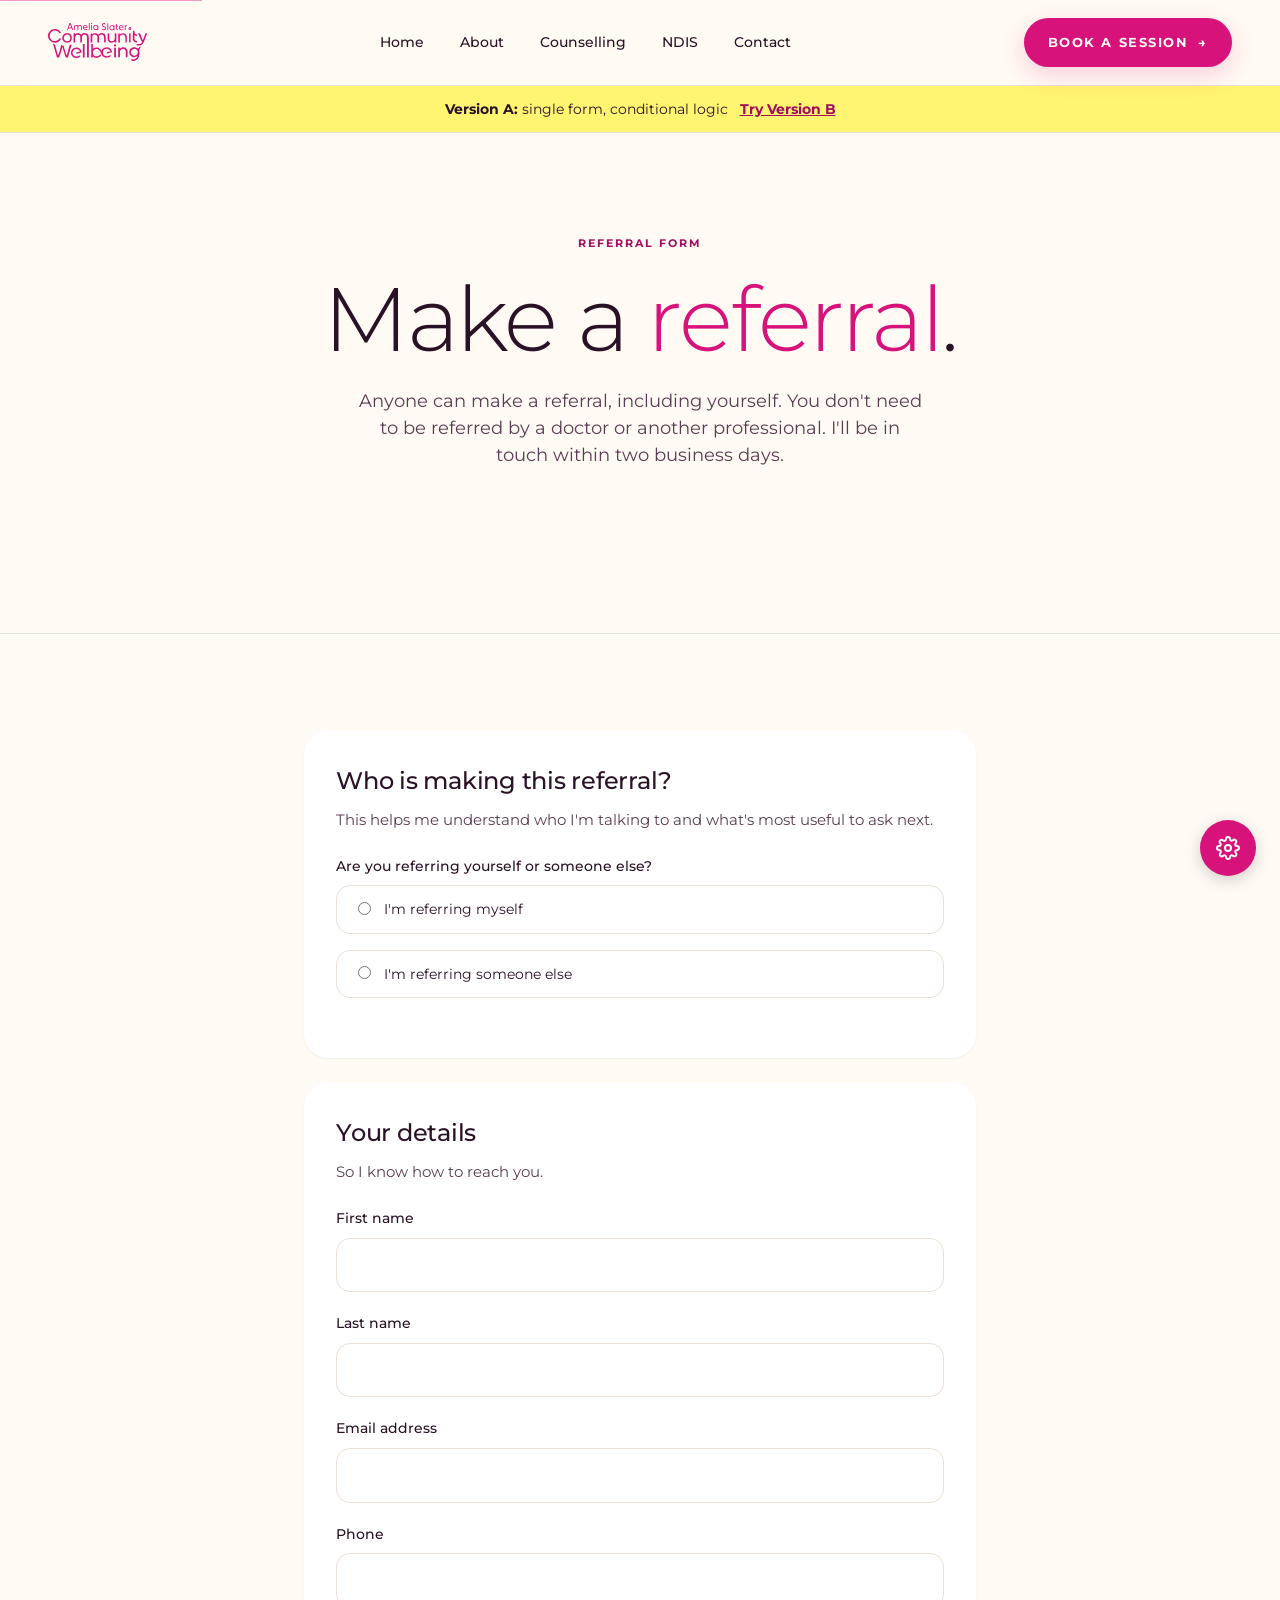
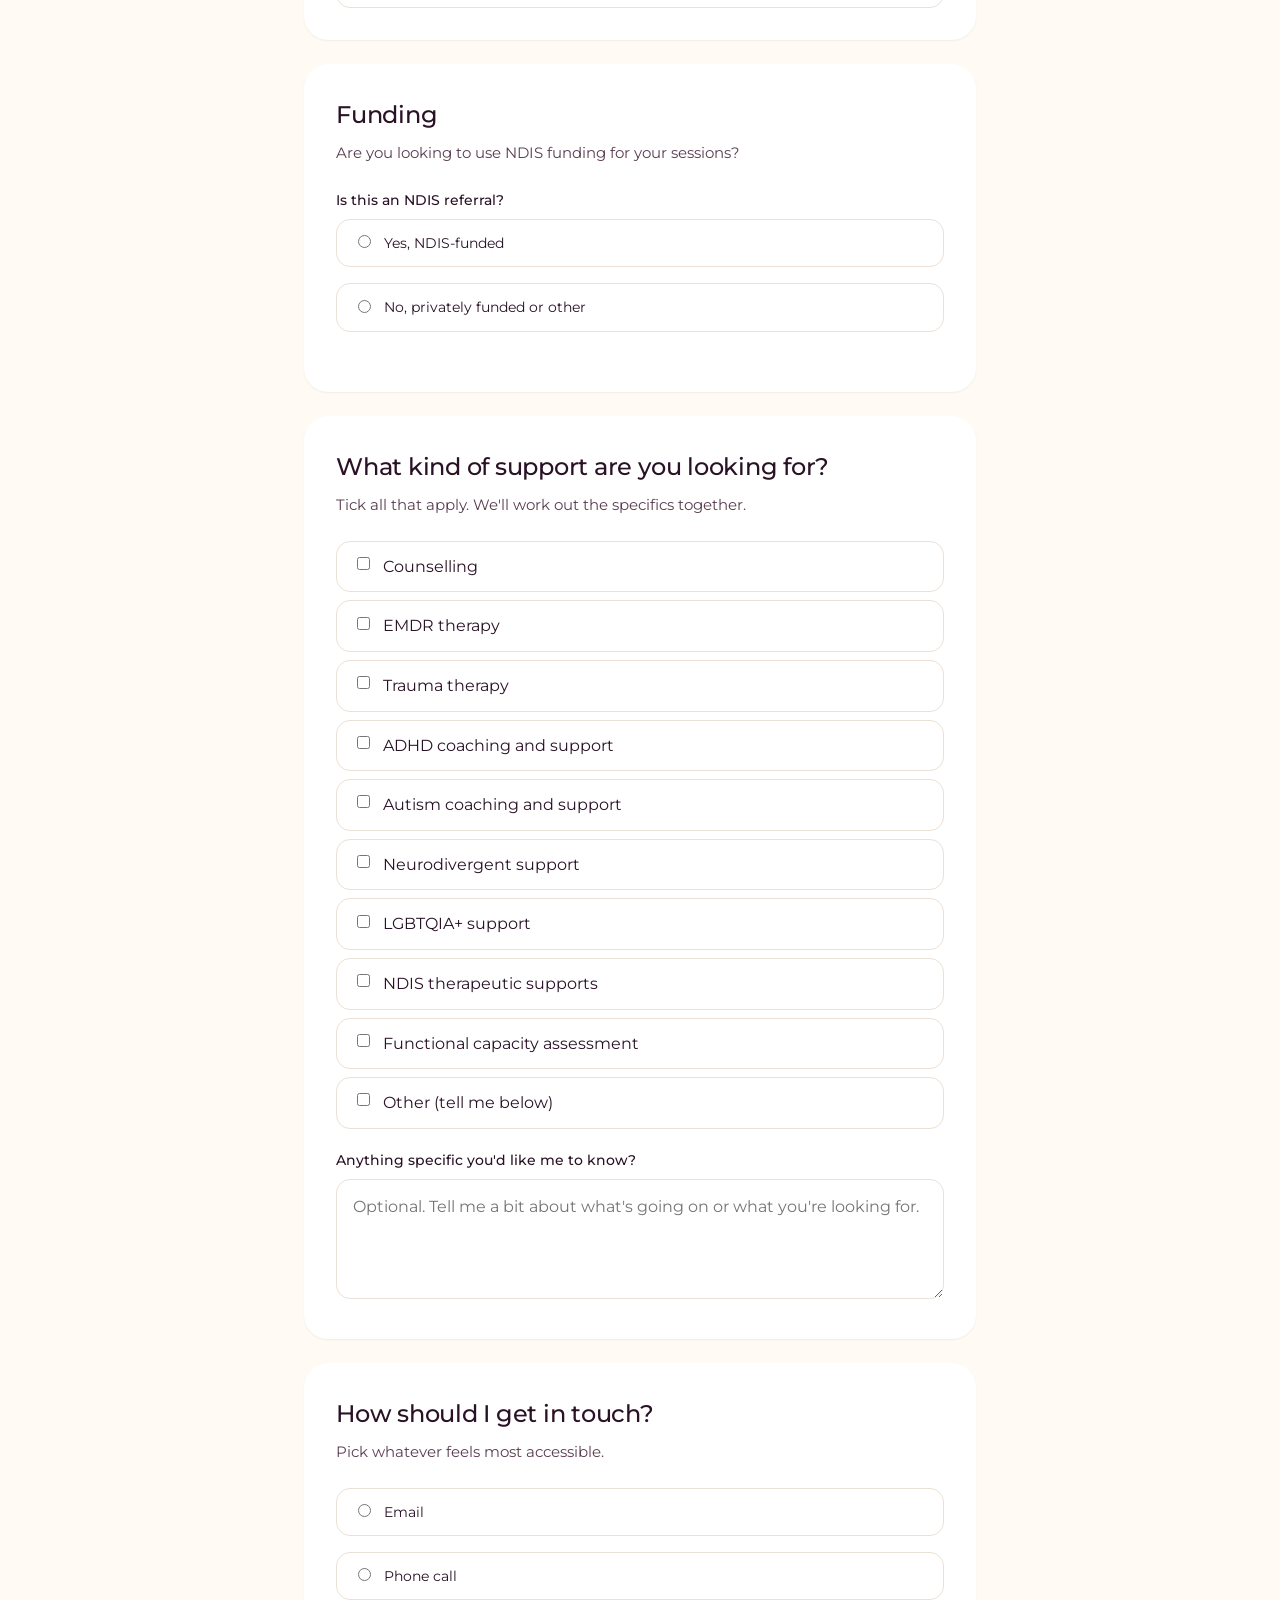
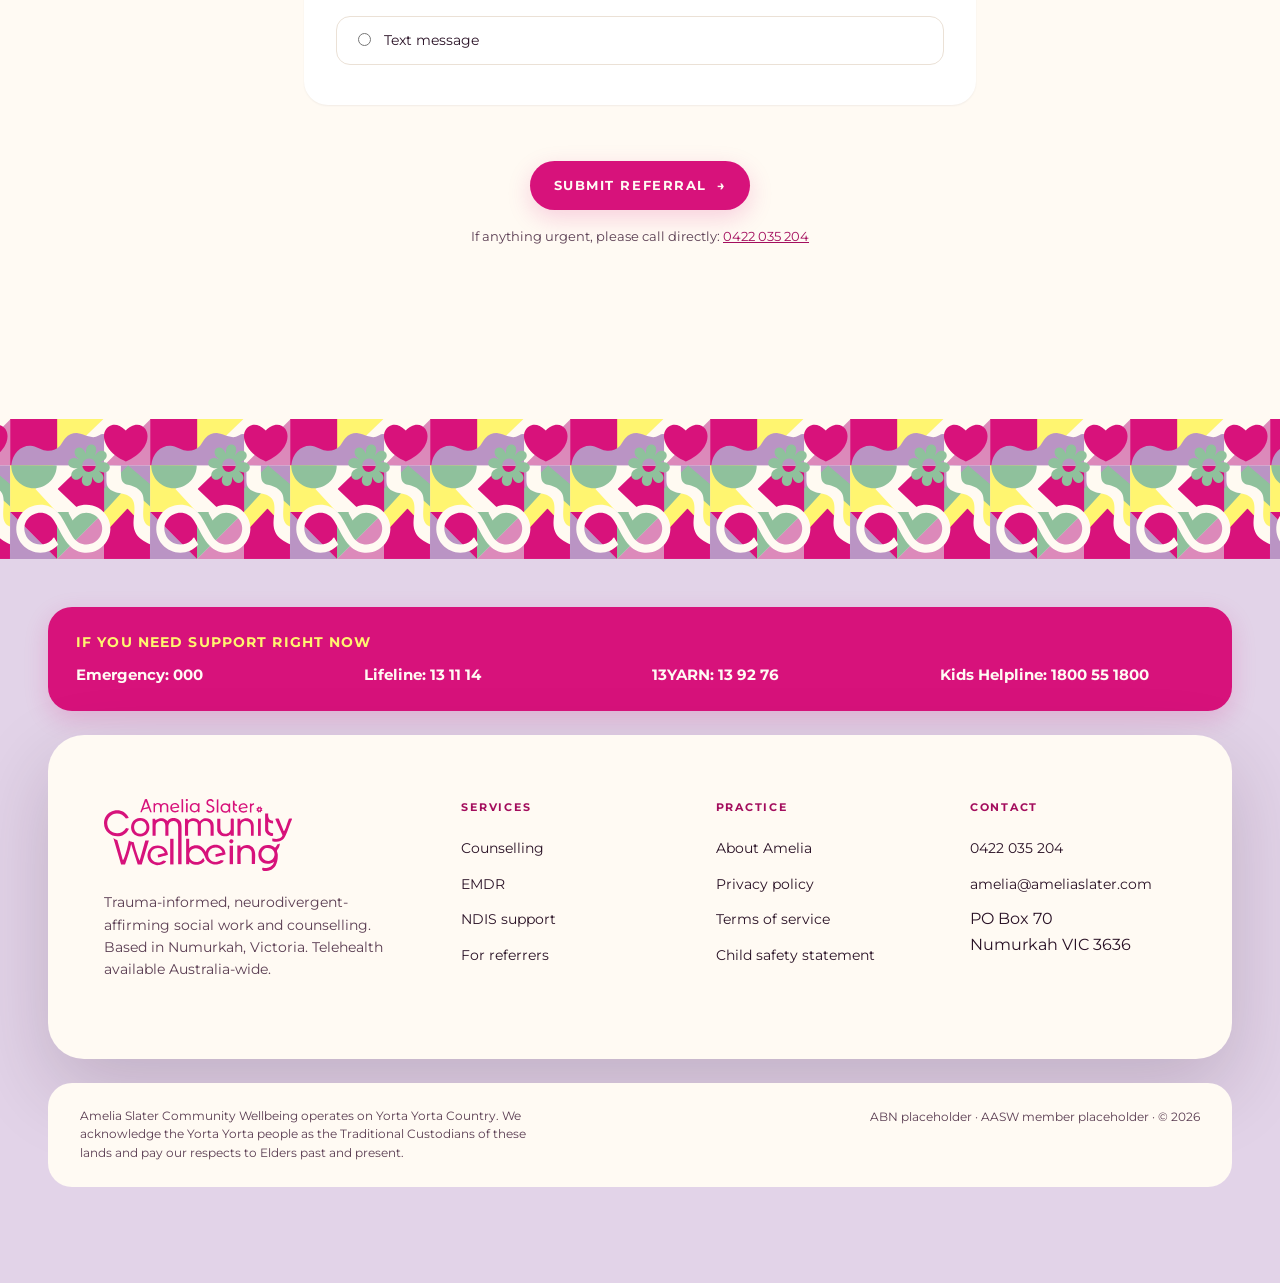
<file: referral-a.html>
<!DOCTYPE html>
<html lang="en">
<head>
  <meta charset="utf-8">
  <meta name="viewport" content="width=device-width, initial-scale=1">
  <title>Referral Form (Version A) | Amelia Slater Community Wellbeing</title>
  <meta name="description" content="Referral form for counselling, EMDR, and NDIS support. Anyone can refer, including yourself. Telehealth Australia-wide.">
  <link rel="icon" type="image/svg+xml" href="favicon.svg">
  <link rel="stylesheet" href="styles.css">
  <style>
    /* Form layout */
    .ref-page { max-width: 720px; margin: 0 auto; padding: 0 1.5rem; }

    .form-section {
      background: var(--bg-elevated);
      border-radius: var(--radius-lg);
      padding: 2rem;
      margin-bottom: 1.5rem;
      box-shadow: var(--shadow-1);
    }
    .form-section h2 {
      font-size: 1.5rem;
      font-weight: 500;
      letter-spacing: -0.01em;
      margin: 0 0 0.5rem;
      color: var(--fg-1);
    }
    .form-section p.section-intro {
      color: var(--fg-2);
      margin: 0 0 1.5rem;
      font-size: 0.9375rem;
      line-height: 1.5;
    }

    .field { margin-bottom: 1.25rem; }
    .field:last-child { margin-bottom: 0; }
    .field label {
      display: block;
      font-size: 0.875rem;
      font-weight: 500;
      color: var(--fg-1);
      margin-bottom: 0.5rem;
    }
    .field .hint {
      display: block;
      font-size: 0.8125rem;
      color: var(--fg-2);
      font-weight: 400;
      margin-top: 0.25rem;
      margin-bottom: 0.5rem;
    }
    .field input[type="text"],
    .field input[type="email"],
    .field input[type="tel"],
    .field select,
    .field textarea {
      width: 100%;
      padding: 0.85rem 1rem;
      font: inherit;
      font-size: 1rem;
      border: 1px solid var(--border-soft);
      border-radius: var(--radius-md);
      background: var(--bg-elevated);
      color: var(--fg-1);
      box-sizing: border-box;
      transition: border-color var(--dur-base) var(--ease-out),
                  box-shadow var(--dur-base) var(--ease-out);
    }
    .field textarea { min-height: 120px; resize: vertical; }
    .field input:focus, .field select:focus, .field textarea:focus {
      outline: 0;
      border-color: var(--ascw-pink);
      box-shadow: 0 0 0 3px rgba(215, 18, 123, 0.15);
    }

    .radio-group, .checkbox-group { display: grid; gap: 0.5rem; }
    .radio-group label, .checkbox-group label {
      display: flex;
      align-items: flex-start;
      gap: 0.6rem;
      padding: 0.75rem 1rem;
      border: 1px solid var(--border-soft);
      border-radius: var(--radius-md);
      cursor: pointer;
      font-weight: 400;
      transition: border-color var(--dur-base) var(--ease-out),
                  background var(--dur-base) var(--ease-out);
    }
    .radio-group label:hover, .checkbox-group label:hover {
      border-color: var(--ascw-pink);
      background: var(--ascw-cream);
    }
    .radio-group input[type="radio"]:checked + span,
    .checkbox-group input[type="checkbox"]:checked + span {
      font-weight: 500;
    }
    .radio-group label:has(input:checked),
    .checkbox-group label:has(input:checked) {
      border-color: var(--ascw-pink);
      background: var(--ascw-cream);
    }
    .radio-group input, .checkbox-group input {
      margin-top: 0.2rem;
      flex-shrink: 0;
      accent-color: var(--ascw-pink);
    }

    /* Conditional sections start hidden */
    .conditional { display: none; }
    .conditional.show { display: block; }

    .ndia-warning {
      padding: 1.25rem 1.5rem;
      background: var(--ascw-pink);
      color: var(--ascw-cream);
      border-radius: var(--radius-md);
      margin: 1rem 0;
      box-shadow: var(--shadow-pink);
    }
    .ndia-warning h3 {
      margin: 0 0 0.75rem;
      font-size: 1.125rem;
      font-weight: 500;
    }
    .ndia-warning p {
      margin: 0 0 0.75rem;
      font-size: 0.9375rem;
      line-height: 1.5;
    }
    .ndia-warning a.email-btn {
      display: inline-block;
      padding: 0.6rem 1.25rem;
      background: var(--ascw-cream);
      color: var(--ascw-pink-deep);
      text-decoration: none;
      border-radius: var(--radius-pill);
      font-size: 0.875rem;
      font-weight: 700;
      letter-spacing: 0.08em;
      text-transform: uppercase;
      transition: background var(--dur-base) var(--ease-out);
    }
    .ndia-warning a.email-btn:hover { background: #fff; }

    .form-actions {
      text-align: center;
      padding: 2rem 0 4rem;
    }

    .form-version-banner {
      background: var(--ascw-yellow);
      color: var(--fg-1);
      padding: 0.75rem 1.5rem;
      text-align: center;
      font-size: 0.875rem;
      border-bottom: 1px solid var(--border-soft);
    }
    .form-version-banner a {
      color: var(--ascw-pink-deep);
      text-decoration: underline;
      font-weight: 700;
      margin-left: 0.5rem;
    }
  </style>
</head>
<body>

  <a class="skip-link" href="#main">Skip to main content</a>

  <header class="site-header">
    <div class="wrap nav">
      <a class="brand" href="index.html">
        <img src="assets/logos/logo-primary.svg" alt="Amelia Slater Community Wellbeing">
      </a>
      <nav class="nav-links" aria-label="Primary">
        <a href="index.html">Home</a>
        <a href="about.html">About</a>
        <a href="counselling.html">Counselling</a>
        <a href="ndis.html">NDIS</a>
        <a href="contact.html">Contact</a>
      </nav>
      <div class="nav-cta">
        <a href="contact.html" class="btn btn-primary">Book a session <span class="arr">&rarr;</span></a>
      </div>
    </div>
  </header>

  <div class="form-version-banner">
    <strong>Version A:</strong> single form, conditional logic
    <a href="referral.html?v=b">Try Version B</a>
  </div>

  <main id="main">

    <section class="hero">
      <div class="wrap hero-grid" style="grid-template-columns: 1fr; text-align: center;">
        <div class="hero-text" style="margin: 0 auto;">
          <span class="eyebrow">Referral form</span>
          <h1 class="h-display">Make a <em>referral</em>.</h1>
          <p class="lede" style="margin-left: auto; margin-right: auto;">Anyone can make a referral, including yourself. You don't need to be referred by a doctor or another professional. I'll be in touch within two business days.</p>
        </div>
      </div>
    </section>

    <section class="section">
      <div class="ref-page">

        <form id="referral-form" name="referral" method="POST">

          <!-- ========== Section 1: Who is referring? ========== -->
          <div class="form-section">
            <h2>Who is making this referral?</h2>
            <p class="section-intro">This helps me understand who I'm talking to and what's most useful to ask next.</p>

            <div class="field">
              <label>Are you referring yourself or someone else?</label>
              <div class="radio-group">
                <label>
                  <input type="radio" name="referral_type" value="self" required>
                  <span>I'm referring myself</span>
                </label>
                <label>
                  <input type="radio" name="referral_type" value="other" required>
                  <span>I'm referring someone else</span>
                </label>
              </div>
            </div>

            <div class="field conditional" data-show-when="referral_type=other">
              <label>Are you referring as a personal contact or a professional?</label>
              <div class="radio-group">
                <label>
                  <input type="radio" name="referrer_capacity" value="personal">
                  <span>Personal (family, friend, partner, carer)</span>
                </label>
                <label>
                  <input type="radio" name="referrer_capacity" value="professional">
                  <span>Professional (GP, support coordinator, allied health, school)</span>
                </label>
              </div>
            </div>
          </div>

          <!-- ========== Section 2: Referrer details ========== -->
          <div class="form-section conditional" data-show-when="referral_type=other">
            <h2>Your details</h2>
            <p class="section-intro">So I know who you are and how to reach you.</p>

            <div class="field">
              <label for="ref_first">First name</label>
              <input type="text" id="ref_first" name="referrer_first_name">
            </div>

            <div class="field">
              <label for="ref_last">Last name</label>
              <input type="text" id="ref_last" name="referrer_last_name">
            </div>

            <div class="field">
              <label for="ref_email">Email address</label>
              <input type="email" id="ref_email" name="referrer_email">
            </div>

            <div class="field">
              <label for="ref_phone">Phone</label>
              <input type="tel" id="ref_phone" name="referrer_phone">
            </div>

            <!-- Personal-only field -->
            <div class="field conditional" data-show-when="referrer_capacity=personal">
              <label for="ref_relation">Your relationship to the person being referred</label>
              <input type="text" id="ref_relation" name="referrer_relation" placeholder="e.g. parent, partner, friend">
            </div>

            <!-- Professional-only fields -->
            <div class="field conditional" data-show-when="referrer_capacity=professional">
              <label for="ref_org">Organisation</label>
              <span class="hint">Clinic, school, support coordination service, hospital, etc.</span>
              <input type="text" id="ref_org" name="referrer_organisation">
            </div>

            <div class="field conditional" data-show-when="referrer_capacity=professional">
              <label for="ref_role">Your role or position</label>
              <input type="text" id="ref_role" name="referrer_role" placeholder="e.g. GP, Support Coordinator, Wellbeing Coordinator">
            </div>
          </div>

          <!-- ========== Section 3: Person being referred ========== -->
          <div class="form-section">
            <h2 data-self-text="Your details" data-other-text="Details of the person being referred">Your details</h2>
            <p class="section-intro" data-self-text="So I know how to reach you." data-other-text="The person you're referring.">So I know how to reach you.</p>

            <div class="field">
              <label for="p_first">First name</label>
              <input type="text" id="p_first" name="person_first_name" required>
            </div>

            <div class="field">
              <label for="p_last">Last name</label>
              <input type="text" id="p_last" name="person_last_name" required>
            </div>

            <div class="field">
              <label for="p_email">Email address</label>
              <input type="email" id="p_email" name="person_email" required>
            </div>

            <div class="field">
              <label for="p_phone">Phone</label>
              <input type="tel" id="p_phone" name="person_phone">
            </div>
          </div>

          <!-- ========== Section 4: Funding ========== -->
          <div class="form-section">
            <h2>Funding</h2>
            <p class="section-intro" data-self-text="Are you looking to use NDIS funding for your sessions?" data-other-text="Is this referral for NDIS-funded support?">Are you looking to use NDIS funding for your sessions?</p>

            <div class="field">
              <label>Is this an NDIS referral?</label>
              <div class="radio-group">
                <label>
                  <input type="radio" name="funding_type" value="ndis" required>
                  <span>Yes, NDIS-funded</span>
                </label>
                <label>
                  <input type="radio" name="funding_type" value="private" required>
                  <span>No, privately funded or other</span>
                </label>
              </div>
            </div>

            <div class="field conditional" data-show-when="funding_type=ndis">
              <label>How is the NDIS plan managed?</label>
              <div class="radio-group">
                <label>
                  <input type="radio" name="plan_management" value="self_managed">
                  <span>Self-managed</span>
                </label>
                <label>
                  <input type="radio" name="plan_management" value="plan_managed">
                  <span>Plan-managed</span>
                </label>
                <label>
                  <input type="radio" name="plan_management" value="ndia_managed">
                  <span>NDIA-managed (Agency-managed)</span>
                </label>
              </div>
            </div>

            <!-- NDIA-managed warning -->
            <div class="conditional ndia-warning" data-show-when="plan_management=ndia_managed">
              <h3>I can't currently support NDIA-managed clients</h3>
              <p>I'm not a registered NDIS provider, which means I can only support clients whose plans are Self-managed or Plan-managed.</p>
              <p>If you'd like, email me and I'll suggest some other practitioners who might be a good fit.</p>
              <a href="mailto:admin@ameliaslater.com?subject=NDIA-managed referral request" class="email-btn">Email Amelia</a>
            </div>

            <div class="field conditional" data-show-when="funding_type=ndis,plan_management!=ndia_managed">
              <label for="ndis_number">NDIS Participant Number</label>
              <span class="hint">Optional. Leave blank if not yet known.</span>
              <input type="text" id="ndis_number" name="ndis_number">
            </div>

            <div class="field conditional" data-show-when="funding_type=ndis,plan_management=plan_managed">
              <label for="plan_manager_name">Plan Manager name</label>
              <input type="text" id="plan_manager_name" name="plan_manager_name">
            </div>

            <div class="field conditional" data-show-when="funding_type=ndis,plan_management=plan_managed">
              <label for="plan_manager_email">Plan Manager email</label>
              <input type="email" id="plan_manager_email" name="plan_manager_email">
            </div>
          </div>

          <!-- ========== Section 5: Services ========== -->
          <div class="form-section">
            <h2>What kind of support are you looking for?</h2>
            <p class="section-intro">Tick all that apply. We'll work out the specifics together.</p>

            <div class="checkbox-group">
              <label><input type="checkbox" name="services" value="counselling"><span>Counselling</span></label>
              <label><input type="checkbox" name="services" value="emdr"><span>EMDR therapy</span></label>
              <label><input type="checkbox" name="services" value="trauma"><span>Trauma therapy</span></label>
              <label><input type="checkbox" name="services" value="adhd"><span>ADHD coaching and support</span></label>
              <label><input type="checkbox" name="services" value="autism"><span>Autism coaching and support</span></label>
              <label><input type="checkbox" name="services" value="neurodivergent"><span>Neurodivergent support</span></label>
              <label><input type="checkbox" name="services" value="lgbtqia"><span>LGBTQIA+ support</span></label>
              <label><input type="checkbox" name="services" value="ndis"><span>NDIS therapeutic supports</span></label>
              <label><input type="checkbox" name="services" value="assessments"><span>Functional capacity assessment</span></label>
              <label><input type="checkbox" name="services" value="other"><span>Other (tell me below)</span></label>
            </div>

            <div class="field" style="margin-top: 1.25rem;">
              <label for="services_other">Anything specific you'd like me to know?</label>
              <textarea id="services_other" name="services_other" placeholder="Optional. Tell me a bit about what's going on or what you're looking for."></textarea>
            </div>
          </div>

          <!-- ========== Section 6: Consent (only for "other" referrals) ========== -->
          <div class="form-section conditional" data-show-when="referral_type=other">
            <h2>Consent</h2>
            <p class="section-intro">Before I respond to a referral made on someone else's behalf, I need to know they've agreed to it.</p>

            <div class="field">
              <label>Has the person you're referring agreed to this referral?</label>
              <div class="radio-group">
                <label>
                  <input type="radio" name="consent" value="yes">
                  <span>Yes</span>
                </label>
                <label>
                  <input type="radio" name="consent" value="no">
                  <span>No, but I'm referring as a parent/guardian</span>
                </label>
                <label>
                  <input type="radio" name="consent" value="unsure">
                  <span>I'm not sure / I want to discuss</span>
                </label>
              </div>
            </div>
          </div>

          <!-- ========== Section 7: Contact preference ========== -->
          <div class="form-section">
            <h2>How should I get in touch?</h2>
            <p class="section-intro">Pick whatever feels most accessible.</p>

            <div class="field">
              <div class="radio-group">
                <label><input type="radio" name="contact_preference" value="email"><span>Email</span></label>
                <label><input type="radio" name="contact_preference" value="phone"><span>Phone call</span></label>
                <label><input type="radio" name="contact_preference" value="text"><span>Text message</span></label>
              </div>
            </div>
          </div>

          <div class="form-actions">
            <button type="submit" class="btn btn-primary">Submit referral <span class="arr">&rarr;</span></button>
            <p style="margin-top: 1rem; font-size: 0.8125rem; color: var(--fg-2);">If anything urgent, please call directly: <a href="tel:0422035204" style="color: var(--ascw-pink-deep); text-decoration: underline;">0422 035 204</a></p>
          </div>

        </form>

      </div>
    </section>

  </main>

  <footer class="site-footer">
    <div class="wrap">

      <aside class="crisis-block" aria-label="Crisis support resources">
        <h2>If you need support right now</h2>
        <ul>
          <li><a href="tel:000">Emergency: 000</a></li>
          <li><a href="tel:131114">Lifeline: 13 11 14</a></li>
          <li><a href="tel:139276">13YARN: 13 92 76</a></li>
          <li><a href="tel:1800551800">Kids Helpline: 1800 55 1800</a></li>
        </ul>
      </aside>

      <div class="foot-grid">
        <div class="foot-brand">
          <img src="assets/logos/logo-primary.svg" alt="Amelia Slater Community Wellbeing">
          <p>Trauma-informed, neurodivergent-affirming social work and counselling. Based in Numurkah, Victoria. Telehealth available Australia-wide.</p>
        </div>
        <div class="foot-col">
          <h5>Services</h5>
          <ul>
            <li><a href="counselling.html">Counselling</a></li>
            <li><a href="emdr.html">EMDR</a></li>
            <li><a href="ndis.html">NDIS support</a></li>
            <li><a href="ndis.html">For referrers</a></li>
          </ul>
        </div>
        <div class="foot-col">
          <h5>Practice</h5>
          <ul>
            <li><a href="about.html">About Amelia</a></li>
            <li><a href="privacy.html">Privacy policy</a></li>
            <li><a href="terms.html">Terms of service</a></li>
            <li><a href="child-safety.html">Child safety statement</a></li>
          </ul>
        </div>
        <div class="foot-col">
          <h5>Contact</h5>
          <ul>
            <li><a href="tel:0422035204">0422 035 204</a></li>
            <li><a href="mailto:amelia@ameliaslater.com">amelia@ameliaslater.com</a></li>
            <li>PO Box 70<br>Numurkah VIC 3636</li>
          </ul>
        </div>
      </div>

      <div class="foot-bottom">
        <div class="ack">
          Amelia Slater Community Wellbeing operates on Yorta Yorta Country. We acknowledge the Yorta Yorta people as the Traditional Custodians of these lands and pay our respects to Elders past and present.
        </div>
        <div>
          ABN placeholder &middot; AASW member placeholder &middot; &copy; <span id="year"></span>
        </div>
      </div>

    </div>
  </footer>

  <button class="controls-toggle" aria-label="Open accessibility controls" aria-expanded="false" aria-controls="controls-panel" id="controls-toggle">
    <svg width="24" height="24" viewBox="0 0 24 24" fill="none" stroke="currentColor" stroke-width="2" stroke-linecap="round" stroke-linejoin="round" aria-hidden="true">
      <circle cx="12" cy="12" r="3"></circle>
      <path d="M19.4 15a1.65 1.65 0 0 0 .33 1.82l.06.06a2 2 0 0 1 0 2.83 2 2 0 0 1-2.83 0l-.06-.06a1.65 1.65 0 0 0-1.82-.33 1.65 1.65 0 0 0-1 1.51V21a2 2 0 0 1-4 0v-.09a1.65 1.65 0 0 0-1-1.51 1.65 1.65 0 0 0-1.82.33l-.06.06a2 2 0 0 1-2.83 0 2 2 0 0 1 0-2.83l.06-.06a1.65 1.65 0 0 0 .33-1.82 1.65 1.65 0 0 0-1.51-1H3a2 2 0 0 1 0-4h.09a1.65 1.65 0 0 0 1.51-1 1.65 1.65 0 0 0-.33-1.82l-.06-.06a2 2 0 0 1 0-2.83 2 2 0 0 1 2.83 0l.06.06a1.65 1.65 0 0 0 1.82.33H9a1.65 1.65 0 0 0 1-1.51V3a2 2 0 0 1 4 0v.09a1.65 1.65 0 0 0 1 1.51 1.65 1.65 0 0 0 1.82-.33l.06-.06a2 2 0 0 1 2.83 0 2 2 0 0 1 0 2.83l-.06.06a1.65 1.65 0 0 0-.33 1.82V9a1.65 1.65 0 0 0 1.51 1H21a2 2 0 0 1 0 4h-.09a1.65 1.65 0 0 0-1.51 1z"></path>
    </svg>
  </button>

  <div class="controls-panel" id="controls-panel" role="dialog" aria-label="Accessibility and reading controls">
    <h2>Reading controls</h2>
    <div class="control-group">
      <label for="font-size-slider">Text size</label>
      <input type="range" id="font-size-slider" min="14" max="26" step="1" value="16">
    </div>
    <div class="control-group">
      <label>Background colour</label>
      <div class="bg-options" role="group">
        <button data-bg="cream" aria-pressed="true">Cream</button>
        <button data-bg="sage">Sage</button>
        <button data-bg="lavender">Lavender</button>
      </div>
    </div>
    <div class="control-group">
      <label>Font</label>
      <div class="font-options" role="group">
        <button data-font="default" aria-pressed="true">
          <span class="preview">Aa</span>
          <span class="label">Default</span>
        </button>
        <button data-font="atkinson">
          <span class="preview">Aa</span>
          <span class="label">Atkinson</span>
        </button>
        <button data-font="opendyslexic">
          <span class="preview">Aa</span>
          <span class="label">Dyslexic</span>
        </button>
      </div>
    </div>

    <div class="control-group">
      <div class="toggle-row">
        <span>High contrast</span>
        <label class="switch"><input type="checkbox" id="toggle-contrast"><span class="slider"></span></label>
      </div>
      <div class="toggle-row">
        <span>Reduce motion</span>
        <label class="switch"><input type="checkbox" id="toggle-motion"><span class="slider"></span></label>
      </div>
      <div class="toggle-row">
        <span>Reading mode</span>
        <label class="switch"><input type="checkbox" id="toggle-reading"><span class="slider"></span></label>
      </div>
    </div>
    <button class="reset-btn" id="reset-btn">Reset all to default</button>
  </div>

  <script src="scripts.js"></script>
  <script>
    /* Conditional logic engine */
    (function() {
      var form = document.getElementById('referral-form');
      if (!form) return;

      function getFormState() {
        var state = {};
        form.querySelectorAll('input[type="radio"]:checked').forEach(function(input) {
          state[input.name] = input.value;
        });
        return state;
      }

      function evaluateRule(rule, state) {
        // rule is e.g. "referral_type=other" or "funding_type=ndis,plan_management!=ndia_managed"
        var conditions = rule.split(',');
        return conditions.every(function(condition) {
          var negate = condition.indexOf('!=') !== -1;
          var parts = condition.split(negate ? '!=' : '=');
          var name = parts[0].trim();
          var value = parts[1].trim();
          var actual = state[name];
          if (negate) return actual !== value;
          return actual === value;
        });
      }

      function applyConditionals() {
        var state = getFormState();
        document.querySelectorAll('.conditional').forEach(function(el) {
          var rule = el.dataset.showWhen;
          if (evaluateRule(rule, state)) {
            el.classList.add('show');
          } else {
            el.classList.remove('show');
            // Clear values in hidden fields
            el.querySelectorAll('input, select, textarea').forEach(function(input) {
              if (input.type === 'radio' || input.type === 'checkbox') {
                input.checked = false;
              } else {
                input.value = '';
              }
            });
          }
        });

        // Adapt copy based on self/other
        var refType = state.referral_type;
        document.querySelectorAll('[data-self-text][data-other-text]').forEach(function(el) {
          if (refType === 'self') el.textContent = el.dataset.selfText;
          else if (refType === 'other') el.textContent = el.dataset.otherText;
        });
      }

      form.addEventListener('change', applyConditionals);
      applyConditionals();
    })();
  </script>
</body>
</html>
</file>
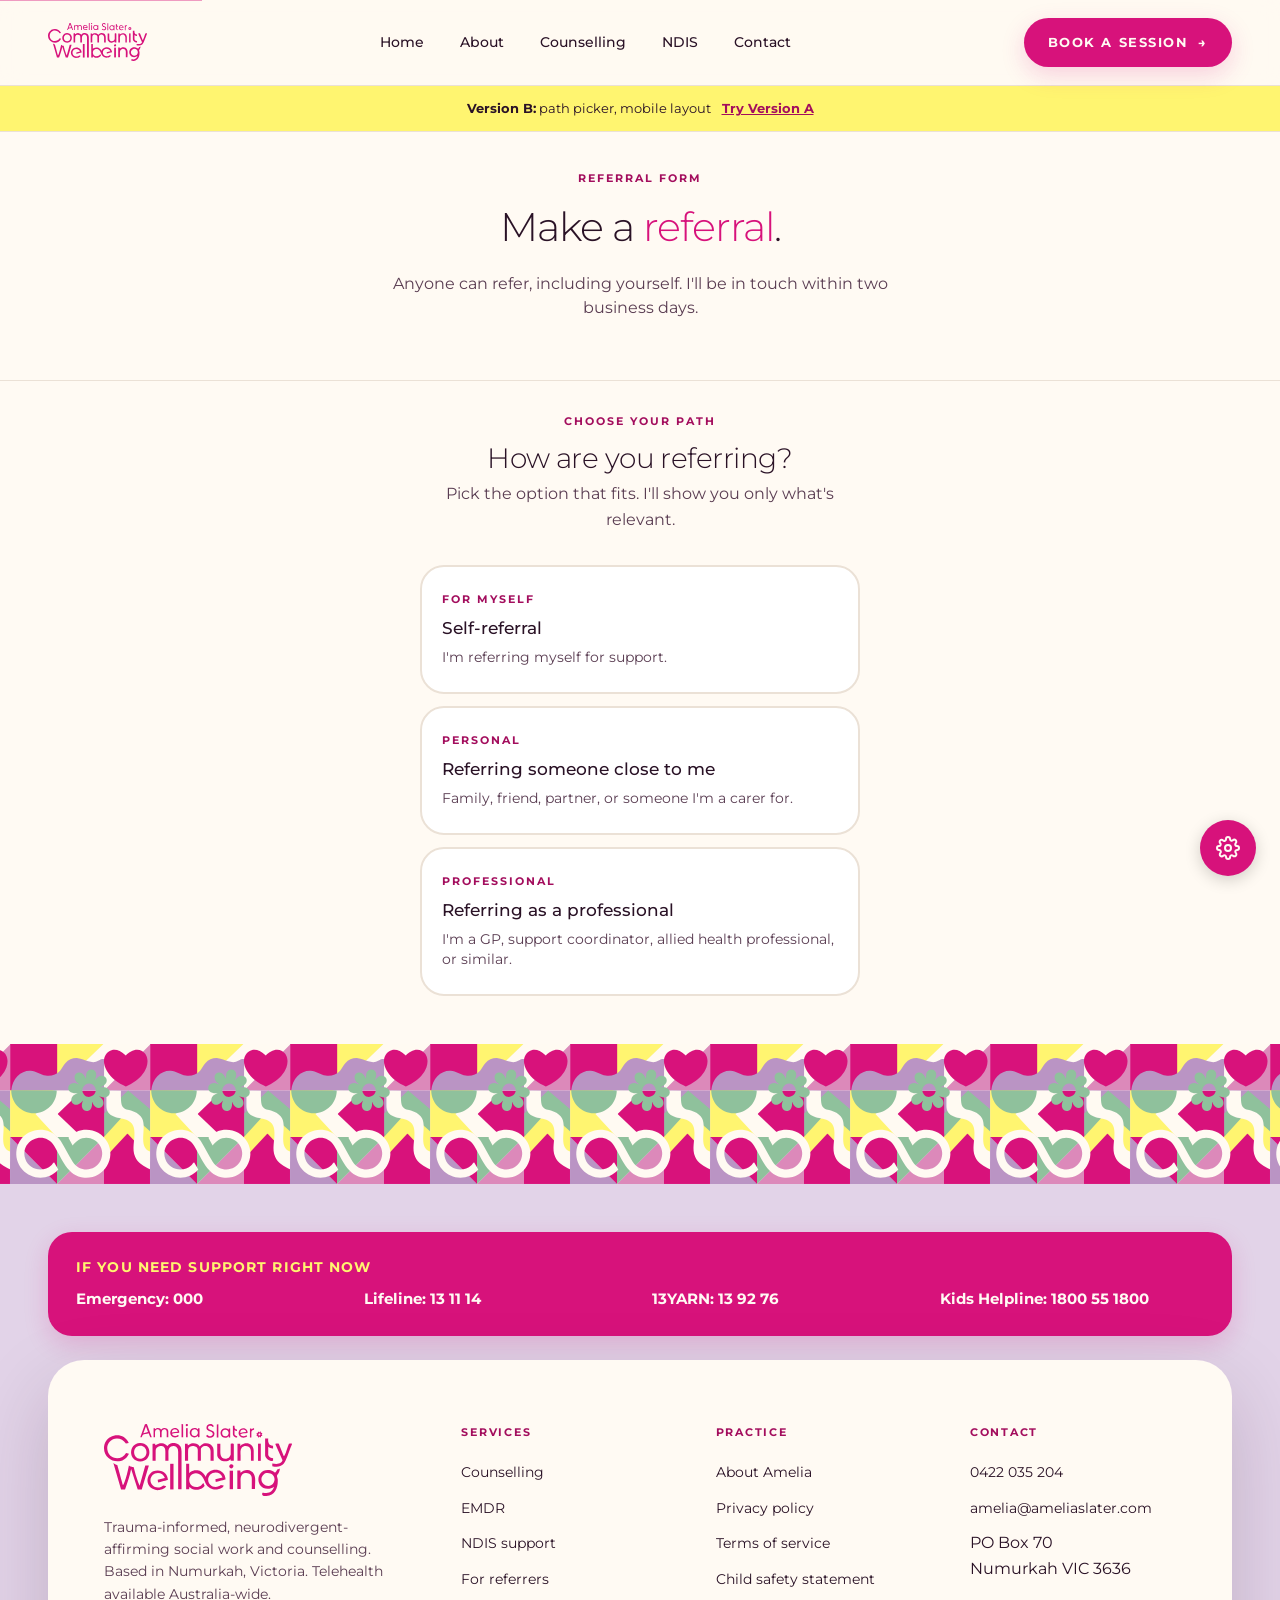
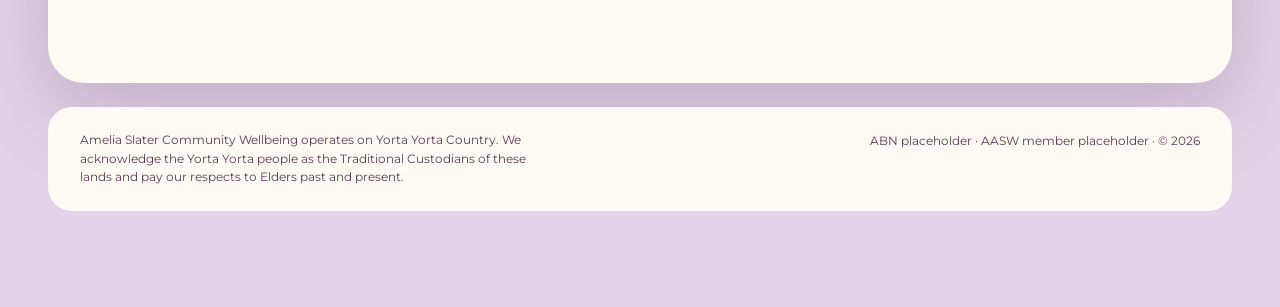
<file: referral-b.html>
<!DOCTYPE html>
<html lang="en">
<head>
  <meta charset="utf-8">
  <meta name="viewport" content="width=device-width, initial-scale=1">
  <title>Referral Form (Version B) | Amelia Slater Community Wellbeing</title>
  <meta name="description" content="Referral form for counselling, EMDR, and NDIS support. Anyone can refer, including yourself. Telehealth Australia-wide.">
  <link rel="icon" type="image/svg+xml" href="favicon.svg">
  <link rel="stylesheet" href="styles.css">
  <style>
    /* Mobile-first treatment: cap content width to phone-ish always */
    .ref-page {
      max-width: 480px;
      margin: 0 auto;
      padding: 0 1.25rem;
    }

    /* Audience picker (top of page) */
    .audience-picker {
      padding: 2rem 0 3rem;
      text-align: center;
    }
    .audience-picker .eyebrow { display: block; margin-bottom: 0.75rem; }
    .audience-picker h2 {
      font-size: 1.75rem;
      font-weight: 300;
      letter-spacing: -0.02em;
      line-height: 1.1;
      margin: 0 0 0.5rem;
    }
    .audience-picker p.intro {
      color: var(--fg-2);
      margin: 0 0 2rem;
      font-size: 1rem;
    }
    .audience-options {
      display: grid;
      grid-template-columns: 1fr;
      gap: 0.75rem;
    }
    .audience-card {
      background: var(--bg-elevated);
      border: 2px solid var(--border-soft);
      border-radius: var(--radius-lg);
      padding: 1.5rem 1.25rem;
      cursor: pointer;
      text-align: left;
      transition: border-color var(--dur-base) var(--ease-out),
                  transform var(--dur-base) var(--ease-out),
                  box-shadow var(--dur-base) var(--ease-out);
      width: 100%;
      font: inherit;
    }
    .audience-card:hover {
      border-color: var(--ascw-pink);
      transform: translateY(-2px);
      box-shadow: var(--shadow-2);
    }
    .audience-card .eyebrow {
      display: block;
      margin-bottom: 0.4rem;
    }
    .audience-card h3 {
      font-size: 1.0625rem;
      font-weight: 500;
      margin: 0 0 0.4rem;
      color: var(--fg-1);
    }
    .audience-card p {
      font-size: 0.875rem;
      color: var(--fg-2);
      margin: 0;
      line-height: 1.4;
    }

    /* Forms hidden until path picked */
    .ref-form { display: none; }
    body.path-self .ref-form-self,
    body.path-personal .ref-form-personal,
    body.path-professional .ref-form-professional { display: block; }
    body.path-self .audience-picker,
    body.path-personal .audience-picker,
    body.path-professional .audience-picker { display: none; }

    /* Switch path bar */
    .switch-path-bar {
      display: none;
      background: var(--ascw-cream);
      border-bottom: 1px solid var(--border-soft);
      padding: 0.6rem 1rem;
      text-align: center;
      font-size: 0.8125rem;
      color: var(--fg-2);
    }
    body.path-self .switch-path-bar,
    body.path-personal .switch-path-bar,
    body.path-professional .switch-path-bar { display: block; }
    .switch-path-bar .current { color: var(--ascw-pink-deep); font-weight: 700; }
    .switch-path-bar button {
      background: transparent;
      border: 0;
      color: var(--ascw-pink-deep);
      text-decoration: underline;
      font-size: 0.8125rem;
      cursor: pointer;
      padding: 0;
      margin-left: 0.75rem;
    }

    /* Form sections */
    .form-section {
      background: var(--bg-elevated);
      border-radius: var(--radius-lg);
      padding: 1.5rem 1.25rem;
      margin-bottom: 1rem;
      box-shadow: var(--shadow-1);
    }
    .form-section h2 {
      font-size: 1.25rem;
      font-weight: 500;
      letter-spacing: -0.01em;
      margin: 0 0 0.4rem;
      color: var(--fg-1);
    }
    .form-section p.section-intro {
      color: var(--fg-2);
      margin: 0 0 1.25rem;
      font-size: 0.9rem;
      line-height: 1.5;
    }

    .field { margin-bottom: 1rem; }
    .field:last-child { margin-bottom: 0; }
    .field label {
      display: block;
      font-size: 0.875rem;
      font-weight: 500;
      color: var(--fg-1);
      margin-bottom: 0.4rem;
    }
    .field .hint {
      display: block;
      font-size: 0.8125rem;
      color: var(--fg-2);
      font-weight: 400;
      margin-top: 0.2rem;
      margin-bottom: 0.4rem;
    }
    .field input[type="text"],
    .field input[type="email"],
    .field input[type="tel"],
    .field select,
    .field textarea {
      width: 100%;
      padding: 0.85rem 1rem;
      font: inherit;
      font-size: 1rem;
      border: 1px solid var(--border-soft);
      border-radius: var(--radius-md);
      background: var(--bg-elevated);
      color: var(--fg-1);
      box-sizing: border-box;
      transition: border-color var(--dur-base) var(--ease-out),
                  box-shadow var(--dur-base) var(--ease-out);
    }
    .field textarea { min-height: 100px; resize: vertical; }
    .field input:focus, .field select:focus, .field textarea:focus {
      outline: 0;
      border-color: var(--ascw-pink);
      box-shadow: 0 0 0 3px rgba(215, 18, 123, 0.15);
    }

    .radio-group, .checkbox-group { display: grid; gap: 0.5rem; }
    .radio-group label, .checkbox-group label {
      display: flex;
      align-items: flex-start;
      gap: 0.6rem;
      padding: 0.75rem 1rem;
      border: 1px solid var(--border-soft);
      border-radius: var(--radius-md);
      cursor: pointer;
      font-weight: 400;
      font-size: 0.9375rem;
      transition: border-color var(--dur-base) var(--ease-out),
                  background var(--dur-base) var(--ease-out);
    }
    .radio-group label:hover, .checkbox-group label:hover {
      border-color: var(--ascw-pink);
      background: var(--ascw-cream);
    }
    .radio-group label:has(input:checked),
    .checkbox-group label:has(input:checked) {
      border-color: var(--ascw-pink);
      background: var(--ascw-cream);
    }
    .radio-group input, .checkbox-group input {
      margin-top: 0.2rem;
      flex-shrink: 0;
      accent-color: var(--ascw-pink);
    }

    /* Conditional within form (NDIS plan management triggers warning) */
    .conditional { display: none; }
    .conditional.show { display: block; }

    .ndia-warning {
      padding: 1.25rem;
      background: var(--ascw-pink);
      color: var(--ascw-cream);
      border-radius: var(--radius-md);
      margin: 1rem 0;
      box-shadow: var(--shadow-pink);
    }
    .ndia-warning h3 {
      margin: 0 0 0.6rem;
      font-size: 1rem;
      font-weight: 500;
    }
    .ndia-warning p {
      margin: 0 0 0.6rem;
      font-size: 0.875rem;
      line-height: 1.45;
    }
    .ndia-warning a.email-btn {
      display: inline-block;
      padding: 0.55rem 1rem;
      background: var(--ascw-cream);
      color: var(--ascw-pink-deep);
      text-decoration: none;
      border-radius: var(--radius-pill);
      font-size: 0.8125rem;
      font-weight: 700;
      letter-spacing: 0.08em;
      text-transform: uppercase;
    }

    .form-actions {
      text-align: center;
      padding: 1.5rem 0 3rem;
    }
    .form-actions .btn { width: 100%; justify-content: center; padding: 1rem 1.5rem; }

    .form-version-banner {
      background: var(--ascw-yellow);
      color: var(--fg-1);
      padding: 0.75rem 1.25rem;
      text-align: center;
      font-size: 0.8125rem;
      border-bottom: 1px solid var(--border-soft);
    }
    .form-version-banner a {
      color: var(--ascw-pink-deep);
      text-decoration: underline;
      font-weight: 700;
      margin-left: 0.5rem;
    }

    /* Pull hero down a bit for mobile feel */
    .hero { padding-top: 0; padding-bottom: 0; }
    .hero .hero-grid { padding-top: 2rem; padding-bottom: 1.5rem; }
    .hero h1 { font-size: clamp(2rem, 7vw, 2.5rem); }
    .hero p.lede { font-size: 1rem; }
  </style>
</head>
<body>

  <a class="skip-link" href="#main">Skip to main content</a>

  <header class="site-header">
    <div class="wrap nav">
      <a class="brand" href="index.html">
        <img src="assets/logos/logo-primary.svg" alt="Amelia Slater Community Wellbeing">
      </a>
      <nav class="nav-links" aria-label="Primary">
        <a href="index.html">Home</a>
        <a href="about.html">About</a>
        <a href="counselling.html">Counselling</a>
        <a href="ndis.html">NDIS</a>
        <a href="contact.html">Contact</a>
      </nav>
      <div class="nav-cta">
        <a href="contact.html" class="btn btn-primary">Book a session <span class="arr">&rarr;</span></a>
      </div>
    </div>
  </header>

  <div class="form-version-banner">
    <strong>Version B:</strong> path picker, mobile layout
    <a href="referral.html?v=a">Try Version A</a>
  </div>

  <div class="switch-path-bar">
    <span>Path:</span>
    <span class="current path-self">Self-referral</span>
    <span class="current path-personal">Personal referral</span>
    <span class="current path-professional">Professional referral</span>
    <button id="switch-path-btn">Change path</button>
  </div>

  <main id="main">

    <section class="hero">
      <div class="wrap hero-grid" style="grid-template-columns: 1fr; text-align: center;">
        <div class="hero-text" style="margin: 0 auto;">
          <span class="eyebrow">Referral form</span>
          <h1 class="h-display">Make a <em>referral</em>.</h1>
          <p class="lede" style="margin-left: auto; margin-right: auto;">Anyone can refer, including yourself. I'll be in touch within two business days.</p>
        </div>
      </div>
    </section>

    <div class="ref-page">

      <!-- ========== AUDIENCE PICKER ========== -->
      <div class="audience-picker">
        <span class="eyebrow">Choose your path</span>
        <h2>How are you referring?</h2>
        <p class="intro">Pick the option that fits. I'll show you only what's relevant.</p>
        <div class="audience-options">
          <button class="audience-card" data-path="self">
            <span class="eyebrow">For myself</span>
            <h3>Self-referral</h3>
            <p>I'm referring myself for support.</p>
          </button>
          <button class="audience-card" data-path="personal">
            <span class="eyebrow">Personal</span>
            <h3>Referring someone close to me</h3>
            <p>Family, friend, partner, or someone I'm a carer for.</p>
          </button>
          <button class="audience-card" data-path="professional">
            <span class="eyebrow">Professional</span>
            <h3>Referring as a professional</h3>
            <p>I'm a GP, support coordinator, allied health professional, or similar.</p>
          </button>
        </div>
      </div>

      <!-- ========== SELF-REFERRAL FORM ========== -->
      <form class="ref-form ref-form-self" name="referral-self" method="POST" data-form-type="self">
        <input type="hidden" name="referral_type" value="self">

        <div class="form-section">
          <h2>Your details</h2>
          <p class="section-intro">So I know how to reach you.</p>

          <div class="field"><label for="self_first">First name</label><input type="text" id="self_first" name="person_first_name" required></div>
          <div class="field"><label for="self_last">Last name</label><input type="text" id="self_last" name="person_last_name" required></div>
          <div class="field"><label for="self_email">Email</label><input type="email" id="self_email" name="person_email" required></div>
          <div class="field"><label for="self_phone">Phone</label><input type="tel" id="self_phone" name="person_phone"></div>
        </div>

        <div class="form-section">
          <h2>Funding</h2>
          <p class="section-intro">Are you looking to use NDIS funding?</p>

          <div class="field">
            <div class="radio-group">
              <label><input type="radio" name="funding_type" value="ndis" required><span>Yes, NDIS-funded</span></label>
              <label><input type="radio" name="funding_type" value="private" required><span>No, privately funded or other</span></label>
            </div>
          </div>

          <div class="field conditional" data-show-when="funding_type=ndis">
            <label>How is your NDIS plan managed?</label>
            <div class="radio-group">
              <label><input type="radio" name="plan_management" value="self_managed"><span>Self-managed</span></label>
              <label><input type="radio" name="plan_management" value="plan_managed"><span>Plan-managed</span></label>
              <label><input type="radio" name="plan_management" value="ndia_managed"><span>NDIA-managed</span></label>
            </div>
          </div>

          <div class="conditional ndia-warning" data-show-when="plan_management=ndia_managed">
            <h3>I can't currently support NDIA-managed clients</h3>
            <p>I'm not a registered NDIS provider. Email me and I'll suggest some other practitioners.</p>
            <a href="mailto:admin@ameliaslater.com?subject=NDIA-managed referral request" class="email-btn">Email Amelia</a>
          </div>

          <div class="field conditional" data-show-when="funding_type=ndis,plan_management!=ndia_managed">
            <label for="self_ndis">NDIS Participant Number</label>
            <span class="hint">Optional. Leave blank if not yet known.</span>
            <input type="text" id="self_ndis" name="ndis_number">
          </div>

          <div class="field conditional" data-show-when="funding_type=ndis,plan_management=plan_managed">
            <label for="self_pm_name">Plan Manager name</label>
            <input type="text" id="self_pm_name" name="plan_manager_name">
          </div>

          <div class="field conditional" data-show-when="funding_type=ndis,plan_management=plan_managed">
            <label for="self_pm_email">Plan Manager email</label>
            <input type="email" id="self_pm_email" name="plan_manager_email">
          </div>
        </div>

        <div class="form-section">
          <h2>What support are you looking for?</h2>
          <p class="section-intro">Tick all that apply.</p>
          <div class="checkbox-group">
            <label><input type="checkbox" name="services" value="counselling"><span>Counselling</span></label>
            <label><input type="checkbox" name="services" value="emdr"><span>EMDR therapy</span></label>
            <label><input type="checkbox" name="services" value="trauma"><span>Trauma therapy</span></label>
            <label><input type="checkbox" name="services" value="adhd"><span>ADHD support</span></label>
            <label><input type="checkbox" name="services" value="autism"><span>Autism support</span></label>
            <label><input type="checkbox" name="services" value="neurodivergent"><span>Neurodivergent support</span></label>
            <label><input type="checkbox" name="services" value="lgbtqia"><span>LGBTQIA+ support</span></label>
            <label><input type="checkbox" name="services" value="other"><span>Other</span></label>
          </div>
          <div class="field" style="margin-top: 1rem;">
            <label for="self_msg">Anything you'd like me to know?</label>
            <textarea id="self_msg" name="message" placeholder="Optional."></textarea>
          </div>
        </div>

        <div class="form-section">
          <h2>How should I get in touch?</h2>
          <div class="field">
            <div class="radio-group">
              <label><input type="radio" name="contact_preference" value="email"><span>Email</span></label>
              <label><input type="radio" name="contact_preference" value="phone"><span>Phone</span></label>
              <label><input type="radio" name="contact_preference" value="text"><span>Text</span></label>
            </div>
          </div>
        </div>

        <div class="form-actions">
          <button type="submit" class="btn btn-primary">Submit referral <span class="arr">&rarr;</span></button>
          <p style="margin-top: 1rem; font-size: 0.8125rem; color: var(--fg-2);">Urgent? Call directly: <a href="tel:0422035204" style="color: var(--ascw-pink-deep);">0422 035 204</a></p>
        </div>
      </form>

      <!-- ========== PERSONAL REFERRAL FORM ========== -->
      <form class="ref-form ref-form-personal" name="referral-personal" method="POST" data-form-type="personal">
        <input type="hidden" name="referral_type" value="other">
        <input type="hidden" name="referrer_capacity" value="personal">

        <div class="form-section">
          <h2>Your details</h2>
          <p class="section-intro">So I know who you are.</p>
          <div class="field"><label for="p_ref_first">First name</label><input type="text" id="p_ref_first" name="referrer_first_name" required></div>
          <div class="field"><label for="p_ref_last">Last name</label><input type="text" id="p_ref_last" name="referrer_last_name" required></div>
          <div class="field"><label for="p_ref_email">Email</label><input type="email" id="p_ref_email" name="referrer_email" required></div>
          <div class="field"><label for="p_ref_phone">Phone</label><input type="tel" id="p_ref_phone" name="referrer_phone"></div>
          <div class="field"><label for="p_ref_relation">Your relationship to the person</label><input type="text" id="p_ref_relation" name="referrer_relation" placeholder="e.g. parent, partner, friend"></div>
        </div>

        <div class="form-section">
          <h2>Their details</h2>
          <p class="section-intro">The person you're referring.</p>
          <div class="field"><label for="p_p_first">First name</label><input type="text" id="p_p_first" name="person_first_name" required></div>
          <div class="field"><label for="p_p_last">Last name</label><input type="text" id="p_p_last" name="person_last_name" required></div>
          <div class="field"><label for="p_p_email">Email</label><input type="email" id="p_p_email" name="person_email"></div>
          <div class="field"><label for="p_p_phone">Phone</label><input type="tel" id="p_p_phone" name="person_phone"></div>
        </div>

        <div class="form-section">
          <h2>Funding</h2>
          <p class="section-intro">Is this for NDIS-funded support?</p>

          <div class="field">
            <div class="radio-group">
              <label><input type="radio" name="funding_type" value="ndis" required><span>Yes, NDIS-funded</span></label>
              <label><input type="radio" name="funding_type" value="private" required><span>No, privately funded or other</span></label>
            </div>
          </div>

          <div class="field conditional" data-show-when="funding_type=ndis">
            <label>How is the NDIS plan managed?</label>
            <div class="radio-group">
              <label><input type="radio" name="plan_management" value="self_managed"><span>Self-managed</span></label>
              <label><input type="radio" name="plan_management" value="plan_managed"><span>Plan-managed</span></label>
              <label><input type="radio" name="plan_management" value="ndia_managed"><span>NDIA-managed</span></label>
            </div>
          </div>

          <div class="conditional ndia-warning" data-show-when="plan_management=ndia_managed">
            <h3>I can't currently support NDIA-managed clients</h3>
            <p>I'm not a registered NDIS provider. Email me and I'll suggest some other practitioners.</p>
            <a href="mailto:admin@ameliaslater.com?subject=NDIA-managed referral request" class="email-btn">Email Amelia</a>
          </div>

          <div class="field conditional" data-show-when="funding_type=ndis,plan_management!=ndia_managed">
            <label for="p_ndis">NDIS Participant Number</label>
            <span class="hint">Optional.</span>
            <input type="text" id="p_ndis" name="ndis_number">
          </div>

          <div class="field conditional" data-show-when="funding_type=ndis,plan_management=plan_managed">
            <label for="p_pm_name">Plan Manager name</label>
            <input type="text" id="p_pm_name" name="plan_manager_name">
          </div>

          <div class="field conditional" data-show-when="funding_type=ndis,plan_management=plan_managed">
            <label for="p_pm_email">Plan Manager email</label>
            <input type="email" id="p_pm_email" name="plan_manager_email">
          </div>
        </div>

        <div class="form-section">
          <h2>What support are you seeking?</h2>
          <p class="section-intro">Tick all that apply.</p>
          <div class="checkbox-group">
            <label><input type="checkbox" name="services" value="counselling"><span>Counselling</span></label>
            <label><input type="checkbox" name="services" value="emdr"><span>EMDR therapy</span></label>
            <label><input type="checkbox" name="services" value="trauma"><span>Trauma therapy</span></label>
            <label><input type="checkbox" name="services" value="adhd"><span>ADHD support</span></label>
            <label><input type="checkbox" name="services" value="autism"><span>Autism support</span></label>
            <label><input type="checkbox" name="services" value="neurodivergent"><span>Neurodivergent support</span></label>
            <label><input type="checkbox" name="services" value="lgbtqia"><span>LGBTQIA+ support</span></label>
            <label><input type="checkbox" name="services" value="other"><span>Other</span></label>
          </div>
          <div class="field" style="margin-top: 1rem;">
            <label for="p_msg">Anything you'd like to share?</label>
            <textarea id="p_msg" name="message" placeholder="Optional."></textarea>
          </div>
        </div>

        <div class="form-section">
          <h2>Consent</h2>
          <p class="section-intro">Has the person agreed to this referral?</p>
          <div class="field">
            <div class="radio-group">
              <label><input type="radio" name="consent" value="yes"><span>Yes</span></label>
              <label><input type="radio" name="consent" value="no"><span>No, but I'm referring as a parent/guardian</span></label>
              <label><input type="radio" name="consent" value="unsure"><span>I'm not sure / I want to discuss</span></label>
            </div>
          </div>
        </div>

        <div class="form-actions">
          <button type="submit" class="btn btn-primary">Submit referral <span class="arr">&rarr;</span></button>
          <p style="margin-top: 1rem; font-size: 0.8125rem; color: var(--fg-2);">Urgent? Call directly: <a href="tel:0422035204" style="color: var(--ascw-pink-deep);">0422 035 204</a></p>
        </div>
      </form>

      <!-- ========== PROFESSIONAL REFERRAL FORM ========== -->
      <form class="ref-form ref-form-professional" name="referral-professional" method="POST" data-form-type="professional">
        <input type="hidden" name="referral_type" value="other">
        <input type="hidden" name="referrer_capacity" value="professional">

        <div class="form-section">
          <h2>Your details</h2>
          <p class="section-intro">As the referring professional.</p>
          <div class="field"><label for="pr_ref_first">First name</label><input type="text" id="pr_ref_first" name="referrer_first_name" required></div>
          <div class="field"><label for="pr_ref_last">Last name</label><input type="text" id="pr_ref_last" name="referrer_last_name" required></div>
          <div class="field"><label for="pr_ref_email">Email</label><input type="email" id="pr_ref_email" name="referrer_email" required></div>
          <div class="field"><label for="pr_ref_phone">Phone</label><input type="tel" id="pr_ref_phone" name="referrer_phone"></div>
          <div class="field"><label for="pr_ref_org">Organisation</label><span class="hint">Clinic, school, support service, hospital, etc.</span><input type="text" id="pr_ref_org" name="referrer_organisation"></div>
          <div class="field"><label for="pr_ref_role">Your role or position</label><input type="text" id="pr_ref_role" name="referrer_role" placeholder="e.g. GP, Support Coordinator"></div>
        </div>

        <div class="form-section">
          <h2>Participant details</h2>
          <p class="section-intro">The person being referred.</p>
          <div class="field"><label for="pr_p_first">First name</label><input type="text" id="pr_p_first" name="person_first_name" required></div>
          <div class="field"><label for="pr_p_last">Last name</label><input type="text" id="pr_p_last" name="person_last_name" required></div>
          <div class="field"><label for="pr_p_email">Email</label><input type="email" id="pr_p_email" name="person_email"></div>
          <div class="field"><label for="pr_p_phone">Phone</label><input type="tel" id="pr_p_phone" name="person_phone"></div>
        </div>

        <div class="form-section">
          <h2>Funding</h2>
          <p class="section-intro">Is this an NDIS referral?</p>

          <div class="field">
            <div class="radio-group">
              <label><input type="radio" name="funding_type" value="ndis" required><span>Yes, NDIS-funded</span></label>
              <label><input type="radio" name="funding_type" value="private" required><span>No, privately funded or other</span></label>
            </div>
          </div>

          <div class="field conditional" data-show-when="funding_type=ndis">
            <label>Plan management</label>
            <div class="radio-group">
              <label><input type="radio" name="plan_management" value="self_managed"><span>Self-managed</span></label>
              <label><input type="radio" name="plan_management" value="plan_managed"><span>Plan-managed</span></label>
              <label><input type="radio" name="plan_management" value="ndia_managed"><span>NDIA-managed</span></label>
            </div>
          </div>

          <div class="conditional ndia-warning" data-show-when="plan_management=ndia_managed">
            <h3>Amelia can't support NDIA-managed clients</h3>
            <p>She's not a registered NDIS provider. Email her and she'll suggest other practitioners who might be a good fit for your participant.</p>
            <a href="mailto:admin@ameliaslater.com?subject=NDIA-managed referral request" class="email-btn">Email Amelia</a>
          </div>

          <div class="field conditional" data-show-when="funding_type=ndis,plan_management!=ndia_managed">
            <label for="pr_ndis">NDIS Participant Number</label>
            <input type="text" id="pr_ndis" name="ndis_number">
          </div>

          <div class="field conditional" data-show-when="funding_type=ndis,plan_management=plan_managed">
            <label for="pr_pm_name">Plan Manager name</label>
            <input type="text" id="pr_pm_name" name="plan_manager_name">
          </div>

          <div class="field conditional" data-show-when="funding_type=ndis,plan_management=plan_managed">
            <label for="pr_pm_email">Plan Manager email</label>
            <input type="email" id="pr_pm_email" name="plan_manager_email">
          </div>
        </div>

        <div class="form-section">
          <h2>Services requested</h2>
          <p class="section-intro">Tick all that apply.</p>
          <div class="checkbox-group">
            <label><input type="checkbox" name="services" value="counselling"><span>Counselling</span></label>
            <label><input type="checkbox" name="services" value="emdr"><span>EMDR therapy</span></label>
            <label><input type="checkbox" name="services" value="trauma"><span>Trauma therapy</span></label>
            <label><input type="checkbox" name="services" value="adhd"><span>ADHD support</span></label>
            <label><input type="checkbox" name="services" value="autism"><span>Autism support</span></label>
            <label><input type="checkbox" name="services" value="neurodivergent"><span>Neurodivergent support</span></label>
            <label><input type="checkbox" name="services" value="lgbtqia"><span>LGBTQIA+ support</span></label>
            <label><input type="checkbox" name="services" value="assessments"><span>Functional capacity assessment</span></label>
            <label><input type="checkbox" name="services" value="other"><span>Other</span></label>
          </div>
          <div class="field" style="margin-top: 1rem;">
            <label for="pr_msg">Clinical notes or context</label>
            <span class="hint">Briefly. Anything that helps me understand the referral.</span>
            <textarea id="pr_msg" name="message"></textarea>
          </div>
        </div>

        <div class="form-section">
          <h2>Consent</h2>
          <p class="section-intro">Has the participant consented to this referral?</p>
          <div class="field">
            <div class="radio-group">
              <label><input type="radio" name="consent" value="yes"><span>Yes</span></label>
              <label><input type="radio" name="consent" value="unsure"><span>Not sure / want to discuss</span></label>
            </div>
          </div>
        </div>

        <div class="form-actions">
          <button type="submit" class="btn btn-primary">Submit referral <span class="arr">&rarr;</span></button>
          <p style="margin-top: 1rem; font-size: 0.8125rem; color: var(--fg-2);">Urgent? Call: <a href="tel:0422035204" style="color: var(--ascw-pink-deep);">0422 035 204</a></p>
        </div>
      </form>

    </div>
  </main>

  <footer class="site-footer">
    <div class="wrap">

      <aside class="crisis-block" aria-label="Crisis support resources">
        <h2>If you need support right now</h2>
        <ul>
          <li><a href="tel:000">Emergency: 000</a></li>
          <li><a href="tel:131114">Lifeline: 13 11 14</a></li>
          <li><a href="tel:139276">13YARN: 13 92 76</a></li>
          <li><a href="tel:1800551800">Kids Helpline: 1800 55 1800</a></li>
        </ul>
      </aside>

      <div class="foot-grid">
        <div class="foot-brand">
          <img src="assets/logos/logo-primary.svg" alt="Amelia Slater Community Wellbeing">
          <p>Trauma-informed, neurodivergent-affirming social work and counselling. Based in Numurkah, Victoria. Telehealth available Australia-wide.</p>
        </div>
        <div class="foot-col">
          <h5>Services</h5>
          <ul>
            <li><a href="counselling.html">Counselling</a></li>
            <li><a href="emdr.html">EMDR</a></li>
            <li><a href="ndis.html">NDIS support</a></li>
            <li><a href="ndis.html">For referrers</a></li>
          </ul>
        </div>
        <div class="foot-col">
          <h5>Practice</h5>
          <ul>
            <li><a href="about.html">About Amelia</a></li>
            <li><a href="privacy.html">Privacy policy</a></li>
            <li><a href="terms.html">Terms of service</a></li>
            <li><a href="child-safety.html">Child safety statement</a></li>
          </ul>
        </div>
        <div class="foot-col">
          <h5>Contact</h5>
          <ul>
            <li><a href="tel:0422035204">0422 035 204</a></li>
            <li><a href="mailto:amelia@ameliaslater.com">amelia@ameliaslater.com</a></li>
            <li>PO Box 70<br>Numurkah VIC 3636</li>
          </ul>
        </div>
      </div>

      <div class="foot-bottom">
        <div class="ack">
          Amelia Slater Community Wellbeing operates on Yorta Yorta Country. We acknowledge the Yorta Yorta people as the Traditional Custodians of these lands and pay our respects to Elders past and present.
        </div>
        <div>
          ABN placeholder &middot; AASW member placeholder &middot; &copy; <span id="year"></span>
        </div>
      </div>

    </div>
  </footer>

  <button class="controls-toggle" aria-label="Open accessibility controls" aria-expanded="false" aria-controls="controls-panel" id="controls-toggle">
    <svg width="24" height="24" viewBox="0 0 24 24" fill="none" stroke="currentColor" stroke-width="2" stroke-linecap="round" stroke-linejoin="round" aria-hidden="true">
      <circle cx="12" cy="12" r="3"></circle>
      <path d="M19.4 15a1.65 1.65 0 0 0 .33 1.82l.06.06a2 2 0 0 1 0 2.83 2 2 0 0 1-2.83 0l-.06-.06a1.65 1.65 0 0 0-1.82-.33 1.65 1.65 0 0 0-1 1.51V21a2 2 0 0 1-4 0v-.09a1.65 1.65 0 0 0-1-1.51 1.65 1.65 0 0 0-1.82.33l-.06.06a2 2 0 0 1-2.83 0 2 2 0 0 1 0-2.83l.06-.06a1.65 1.65 0 0 0 .33-1.82 1.65 1.65 0 0 0-1.51-1H3a2 2 0 0 1 0-4h.09a1.65 1.65 0 0 0 1.51-1 1.65 1.65 0 0 0-.33-1.82l-.06-.06a2 2 0 0 1 0-2.83 2 2 0 0 1 2.83 0l.06.06a1.65 1.65 0 0 0 1.82.33H9a1.65 1.65 0 0 0 1-1.51V3a2 2 0 0 1 4 0v.09a1.65 1.65 0 0 0 1 1.51 1.65 1.65 0 0 0 1.82-.33l.06-.06a2 2 0 0 1 2.83 0 2 2 0 0 1 0 2.83l-.06.06a1.65 1.65 0 0 0-.33 1.82V9a1.65 1.65 0 0 0 1.51 1H21a2 2 0 0 1 0 4h-.09a1.65 1.65 0 0 0-1.51 1z"></path>
    </svg>
  </button>

  <div class="controls-panel" id="controls-panel" role="dialog" aria-label="Accessibility and reading controls">
    <h2>Reading controls</h2>
    <div class="control-group">
      <label for="font-size-slider">Text size</label>
      <input type="range" id="font-size-slider" min="14" max="26" step="1" value="16">
    </div>
    <div class="control-group">
      <label>Background colour</label>
      <div class="bg-options" role="group">
        <button data-bg="cream" aria-pressed="true">Cream</button>
        <button data-bg="sage">Sage</button>
        <button data-bg="lavender">Lavender</button>
      </div>
    </div>
    <div class="control-group">
      <label>Font</label>
      <div class="font-options" role="group">
        <button data-font="default" aria-pressed="true">
          <span class="preview">Aa</span>
          <span class="label">Default</span>
        </button>
        <button data-font="atkinson">
          <span class="preview">Aa</span>
          <span class="label">Atkinson</span>
        </button>
        <button data-font="opendyslexic">
          <span class="preview">Aa</span>
          <span class="label">Dyslexic</span>
        </button>
      </div>
    </div>

    <div class="control-group">
      <div class="toggle-row">
        <span>High contrast</span>
        <label class="switch"><input type="checkbox" id="toggle-contrast"><span class="slider"></span></label>
      </div>
      <div class="toggle-row">
        <span>Reduce motion</span>
        <label class="switch"><input type="checkbox" id="toggle-motion"><span class="slider"></span></label>
      </div>
      <div class="toggle-row">
        <span>Reading mode</span>
        <label class="switch"><input type="checkbox" id="toggle-reading"><span class="slider"></span></label>
      </div>
    </div>
    <button class="reset-btn" id="reset-btn">Reset all to default</button>
  </div>

  <script src="scripts.js"></script>
  <script>
    /* CSS fix: only show the matching path indicator */
    var styleEl = document.createElement('style');
    styleEl.textContent = `
      .switch-path-bar .current { display: none; }
      body.path-self .switch-path-bar .path-self,
      body.path-personal .switch-path-bar .path-personal,
      body.path-professional .switch-path-bar .path-professional { display: inline; }
    `;
    document.head.appendChild(styleEl);

    /* Audience picker + per-form conditional logic */
    (function() {
      var STORAGE_KEY = 'ascw-referral-path';
      var body = document.body;

      function applyPath(path) {
        body.classList.remove('path-self', 'path-personal', 'path-professional');
        if (path) {
          body.classList.add('path-' + path);
          try { localStorage.setItem(STORAGE_KEY, path); } catch(e) {}
        }
      }

      function clearPath() {
        body.classList.remove('path-self', 'path-personal', 'path-professional');
        try { localStorage.removeItem(STORAGE_KEY); } catch(e) {}
      }

      var saved = null;
      try { saved = localStorage.getItem(STORAGE_KEY); } catch(e) {}
      if (saved) applyPath(saved);

      document.querySelectorAll('.audience-card').forEach(function(card) {
        card.addEventListener('click', function() {
          applyPath(card.dataset.path);
          window.scrollTo({ top: 0, behavior: 'smooth' });
        });
      });

      document.getElementById('switch-path-btn').addEventListener('click', function() {
        clearPath();
        window.scrollTo({ top: 0, behavior: 'smooth' });
      });

      /* Conditional logic within each form */
      document.querySelectorAll('.ref-form').forEach(function(form) {
        function getFormState() {
          var state = {};
          form.querySelectorAll('input[type="radio"]:checked').forEach(function(input) {
            state[input.name] = input.value;
          });
          return state;
        }

        function evaluateRule(rule, state) {
          var conditions = rule.split(',');
          return conditions.every(function(condition) {
            var negate = condition.indexOf('!=') !== -1;
            var parts = condition.split(negate ? '!=' : '=');
            var name = parts[0].trim();
            var value = parts[1].trim();
            var actual = state[name];
            if (negate) return actual !== value;
            return actual === value;
          });
        }

        function applyConditionals() {
          var state = getFormState();
          form.querySelectorAll('.conditional').forEach(function(el) {
            var rule = el.dataset.showWhen;
            if (evaluateRule(rule, state)) {
              el.classList.add('show');
            } else {
              el.classList.remove('show');
              el.querySelectorAll('input, select, textarea').forEach(function(input) {
                if (input.type === 'radio' || input.type === 'checkbox') {
                  input.checked = false;
                } else {
                  input.value = '';
                }
              });
            }
          });
        }

        form.addEventListener('change', applyConditionals);
        applyConditionals();
      });
    })();
  </script>
</body>
</html>
</file>
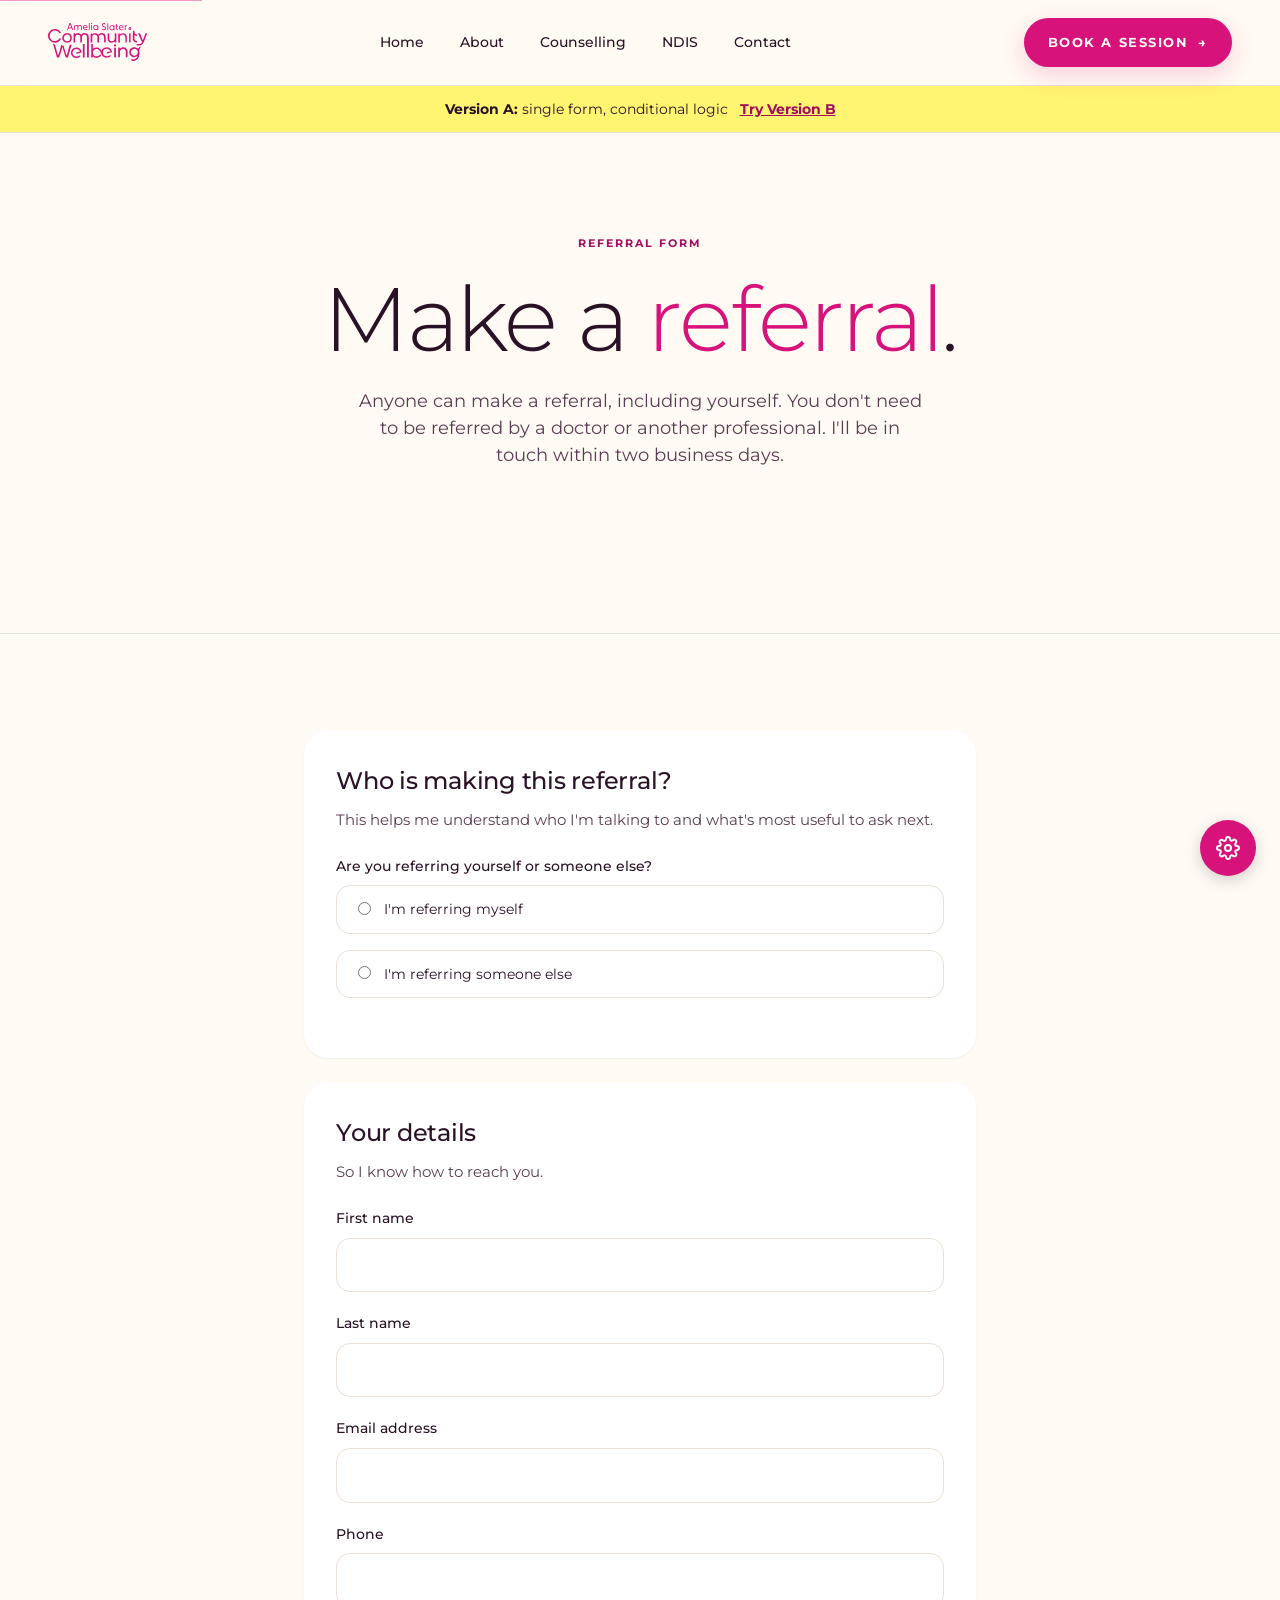
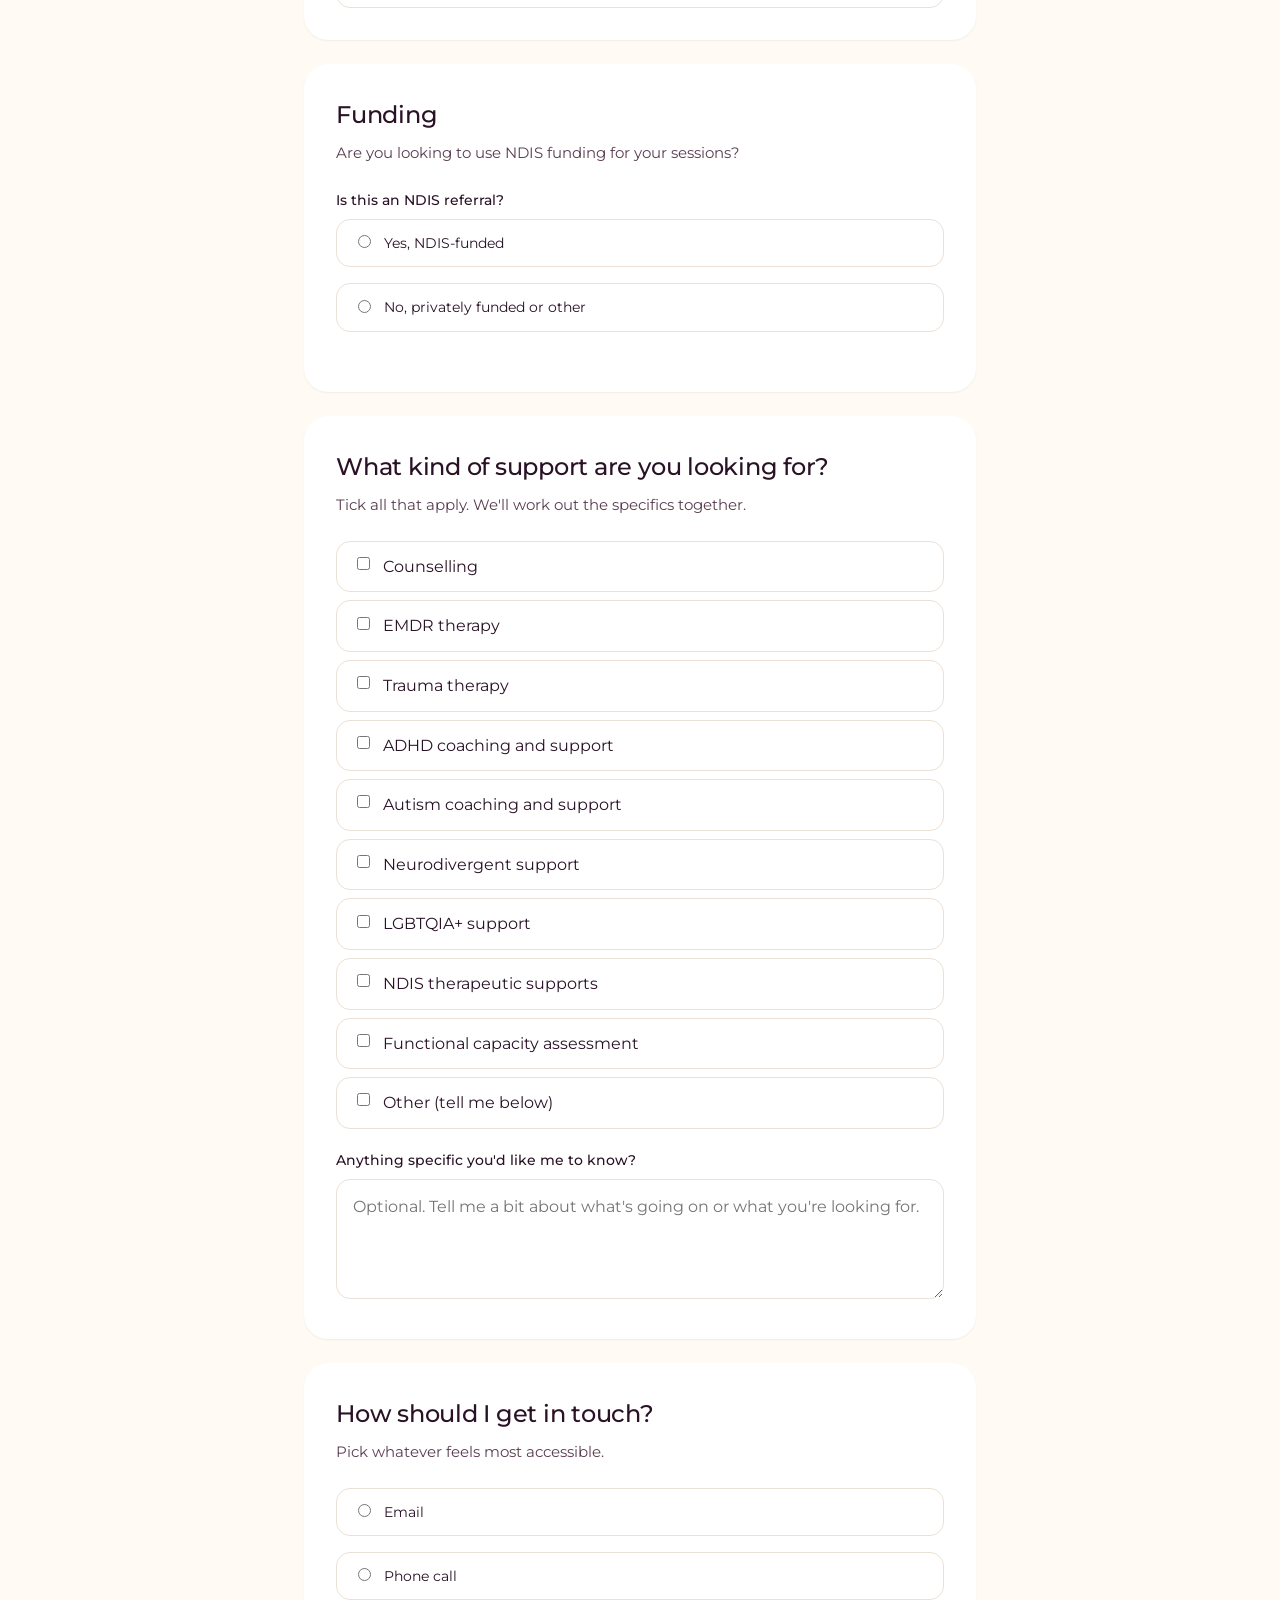
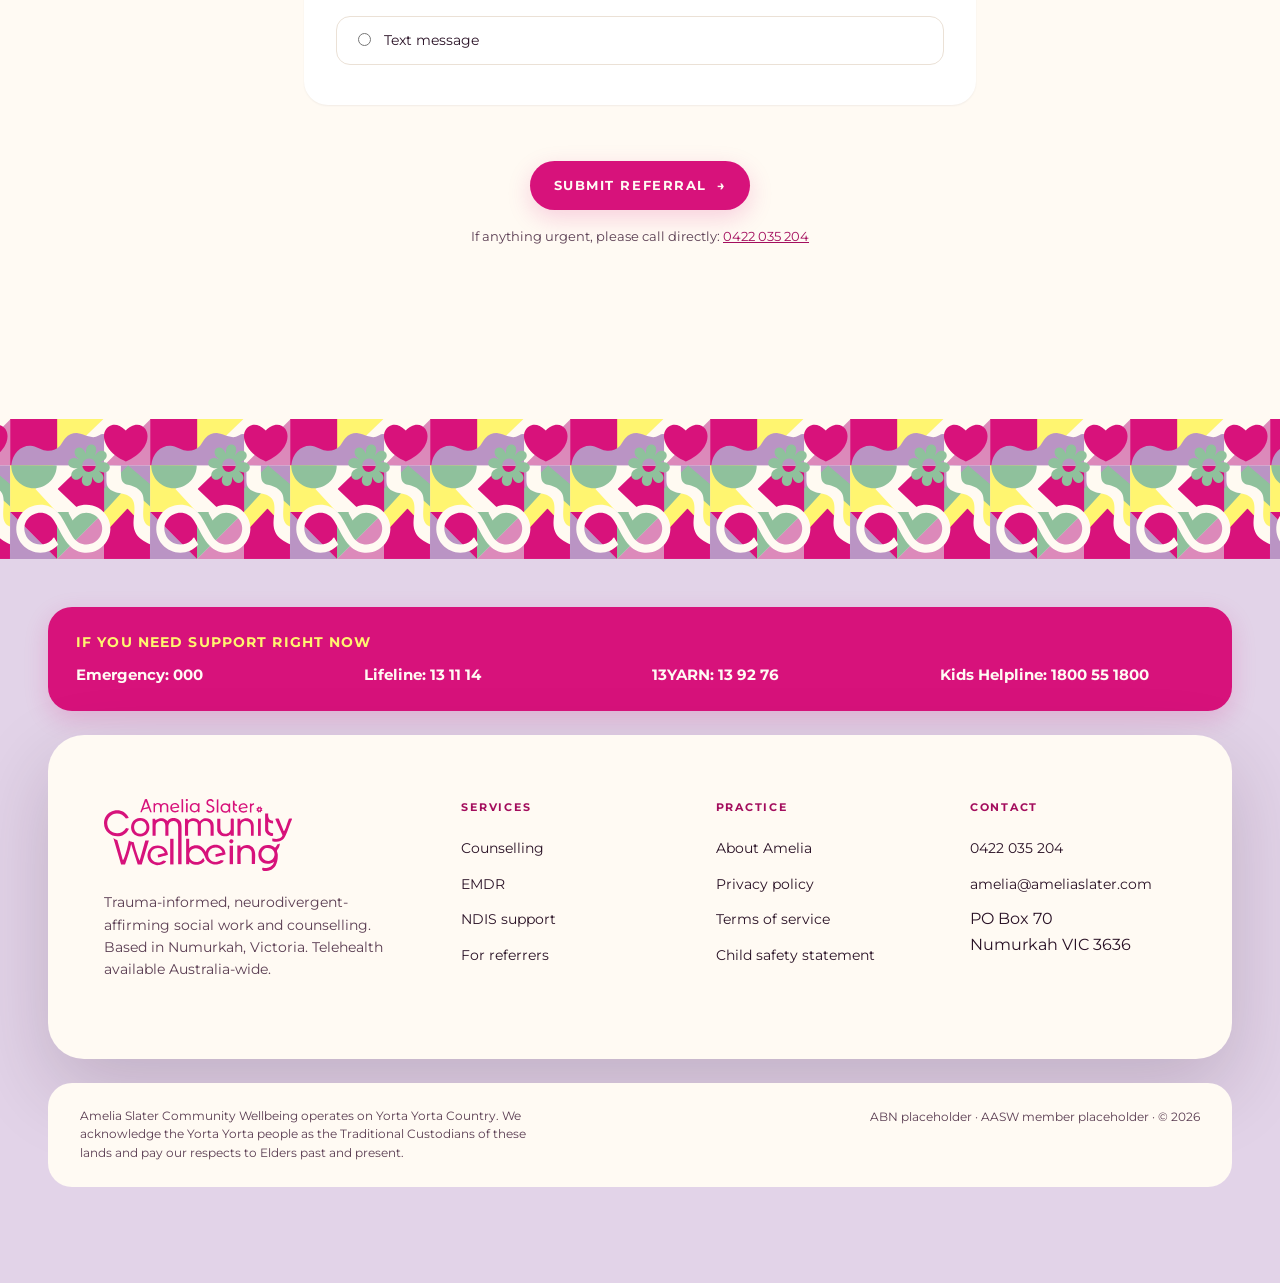
<file: referral.html>
<!DOCTYPE html>
<html lang="en">
<head>
  <meta charset="utf-8">
  <meta name="viewport" content="width=device-width, initial-scale=1">
  <title>Referral Form | Amelia Slater Community Wellbeing</title>
  <meta name="description" content="Referral form for counselling, EMDR, and NDIS support. Anyone can refer, including yourself. Telehealth Australia-wide.">
  <link rel="icon" type="image/svg+xml" href="favicon.svg">
  <style>
    body {
      margin: 0;
      font-family: 'Montserrat', system-ui, sans-serif;
      background: #fffaf3;
      color: #2a1226;
      display: flex;
      align-items: center;
      justify-content: center;
      min-height: 100vh;
      text-align: center;
      padding: 2rem;
      box-sizing: border-box;
    }
    .loader {
      max-width: 400px;
    }
    .loader p {
      color: #5a3d52;
      font-size: 0.875rem;
      margin: 1rem 0 0;
    }
    .loader noscript {
      display: block;
      margin-top: 1.5rem;
    }
    .loader noscript a {
      display: inline-block;
      padding: 0.75rem 1.5rem;
      background: #d7127b;
      color: #fffaf3;
      text-decoration: none;
      border-radius: 999px;
      font-size: 0.875rem;
      font-weight: 700;
      letter-spacing: 0.08em;
      text-transform: uppercase;
      margin: 0.5rem;
    }
    .spinner {
      width: 32px;
      height: 32px;
      border: 3px solid #f7c8df;
      border-top-color: #d7127b;
      border-radius: 50%;
      animation: spin 0.8s linear infinite;
      margin: 0 auto;
    }
    @keyframes spin {
      to { transform: rotate(360deg); }
    }
  </style>
  <script>
    /* Smart default: pick the appropriate referral version based on viewport.
       User override possible via ?v=a or ?v=b in URL.
       Choice is remembered after first override via localStorage. */
    (function() {
      var STORAGE_KEY = 'ascw-referral-version-pref';
      var params = new URLSearchParams(window.location.search);
      var override = params.get('v');
      var saved = null;
      try { saved = localStorage.getItem(STORAGE_KEY); } catch(e) {}

      var version;

      if (override === 'a' || override === 'b') {
        // Explicit URL override wins, save as preference
        version = override;
        try { localStorage.setItem(STORAGE_KEY, version); } catch(e) {}
      } else if (saved === 'a' || saved === 'b') {
        // Honour previously saved preference
        version = saved;
      } else {
        // Smart default based on viewport width
        version = window.innerWidth < 768 ? 'b' : 'a';
      }

      // Redirect to chosen version
      window.location.replace('referral-' + version + '.html');
    })();
  </script>
</head>
<body>
  <div class="loader">
    <div class="spinner" aria-hidden="true"></div>
    <p>Loading the referral form...</p>
    <noscript>
      <p>JavaScript appears to be disabled. Pick the version that suits you:</p>
      <a href="referral-a.html">Desktop version</a>
      <a href="referral-b.html">Mobile version</a>
    </noscript>
  </div>
</body>
</html>
</file>
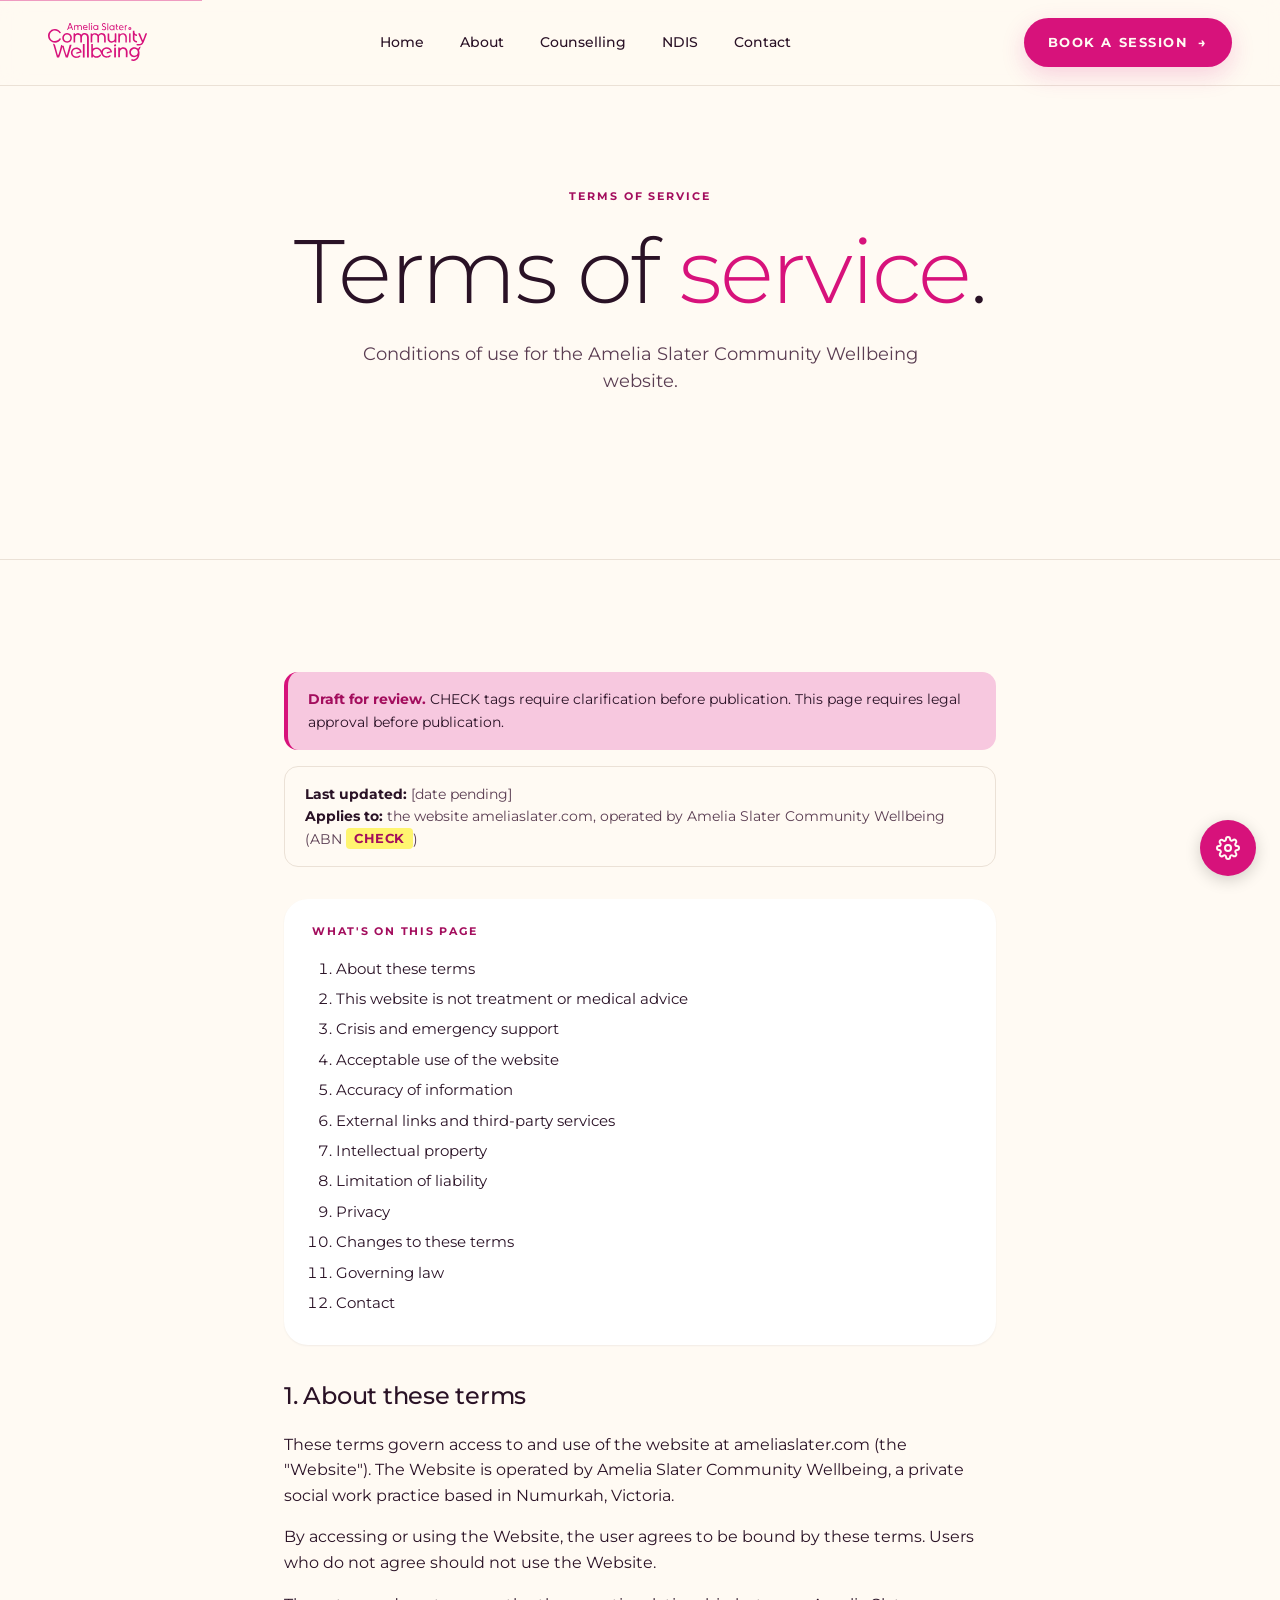
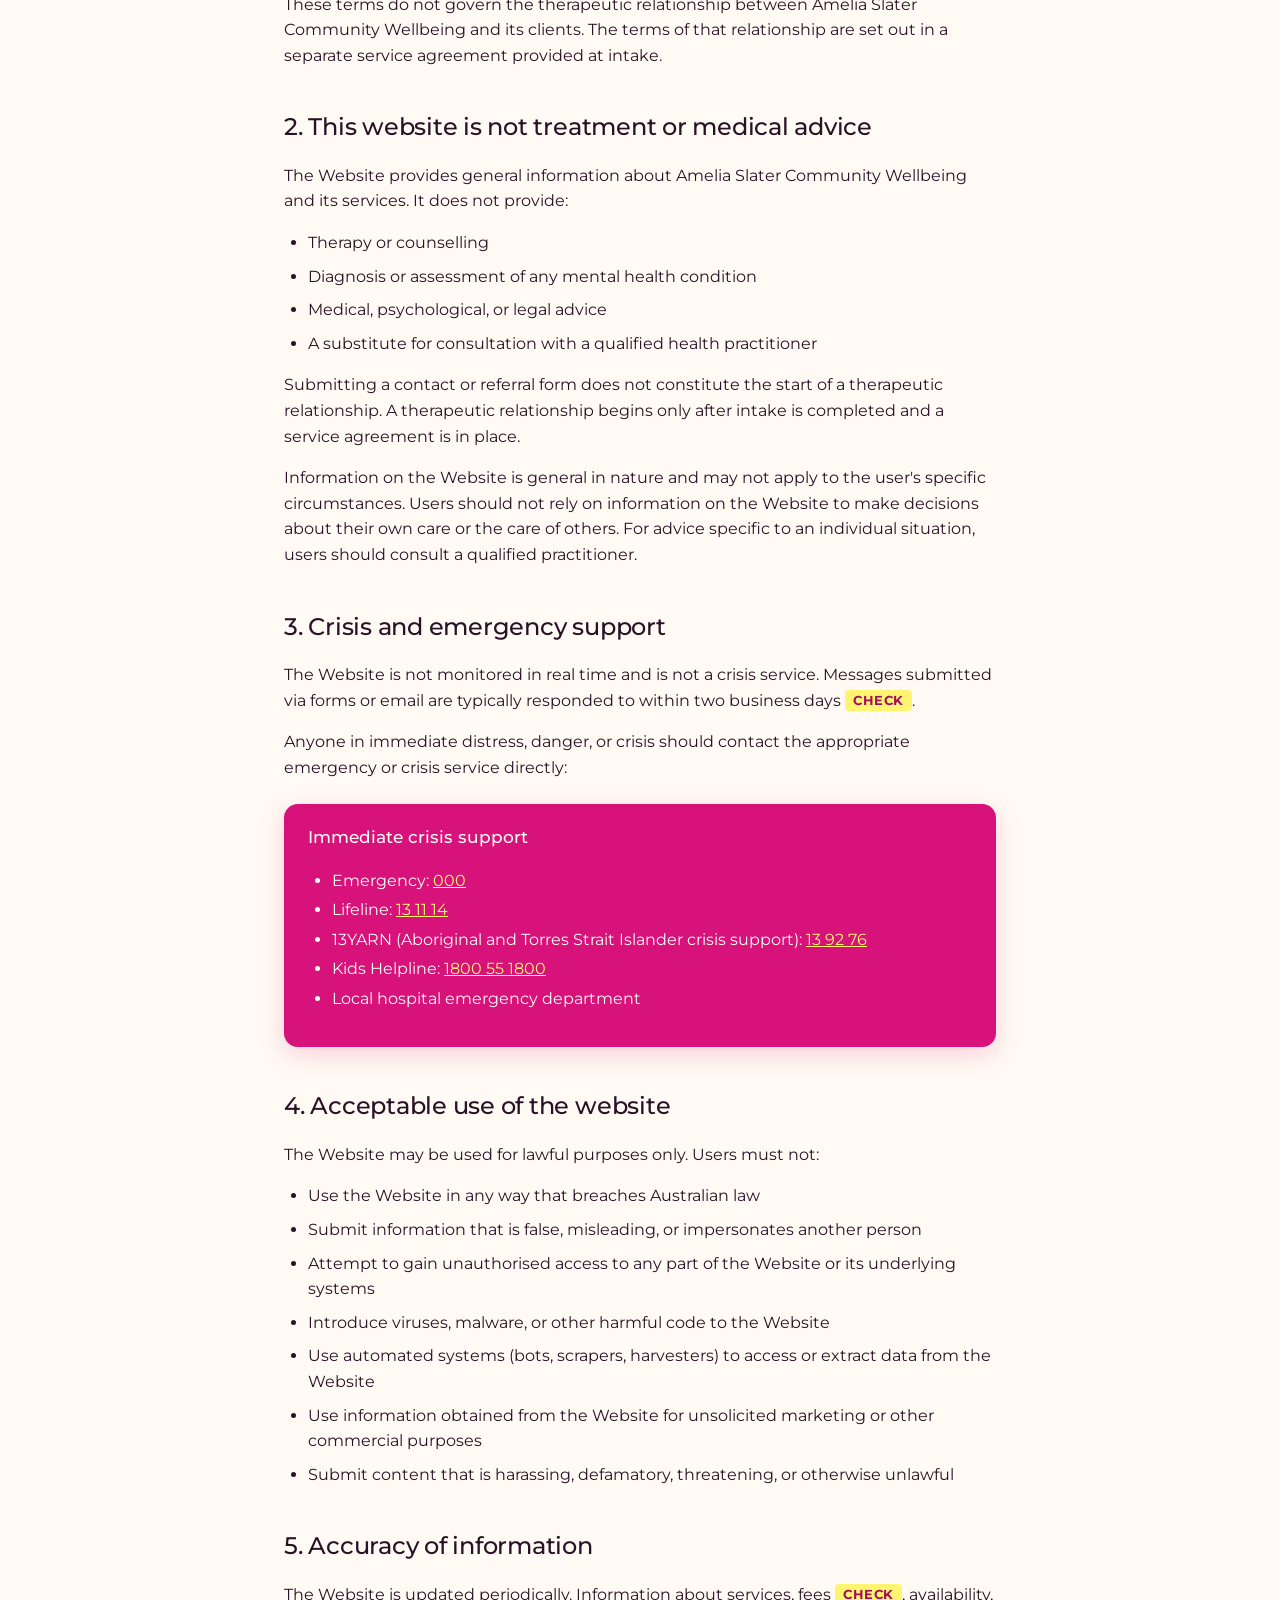
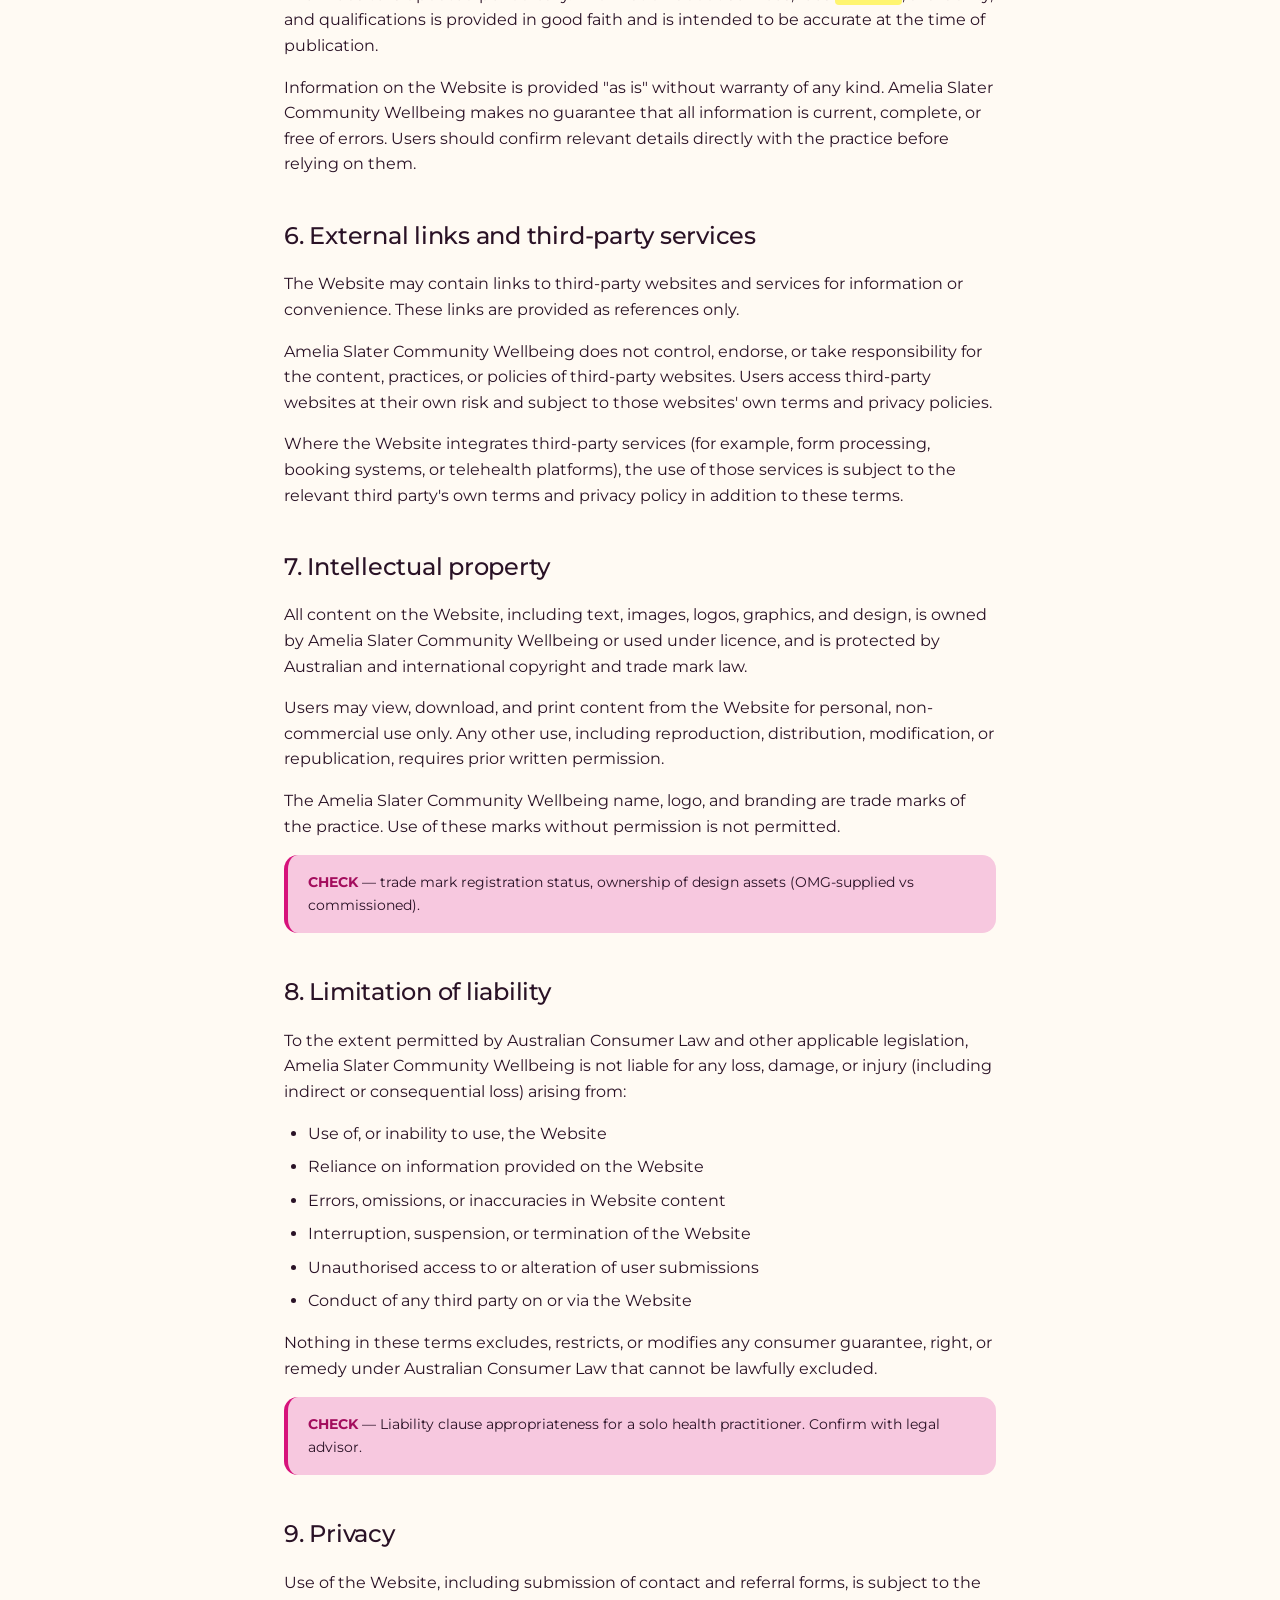
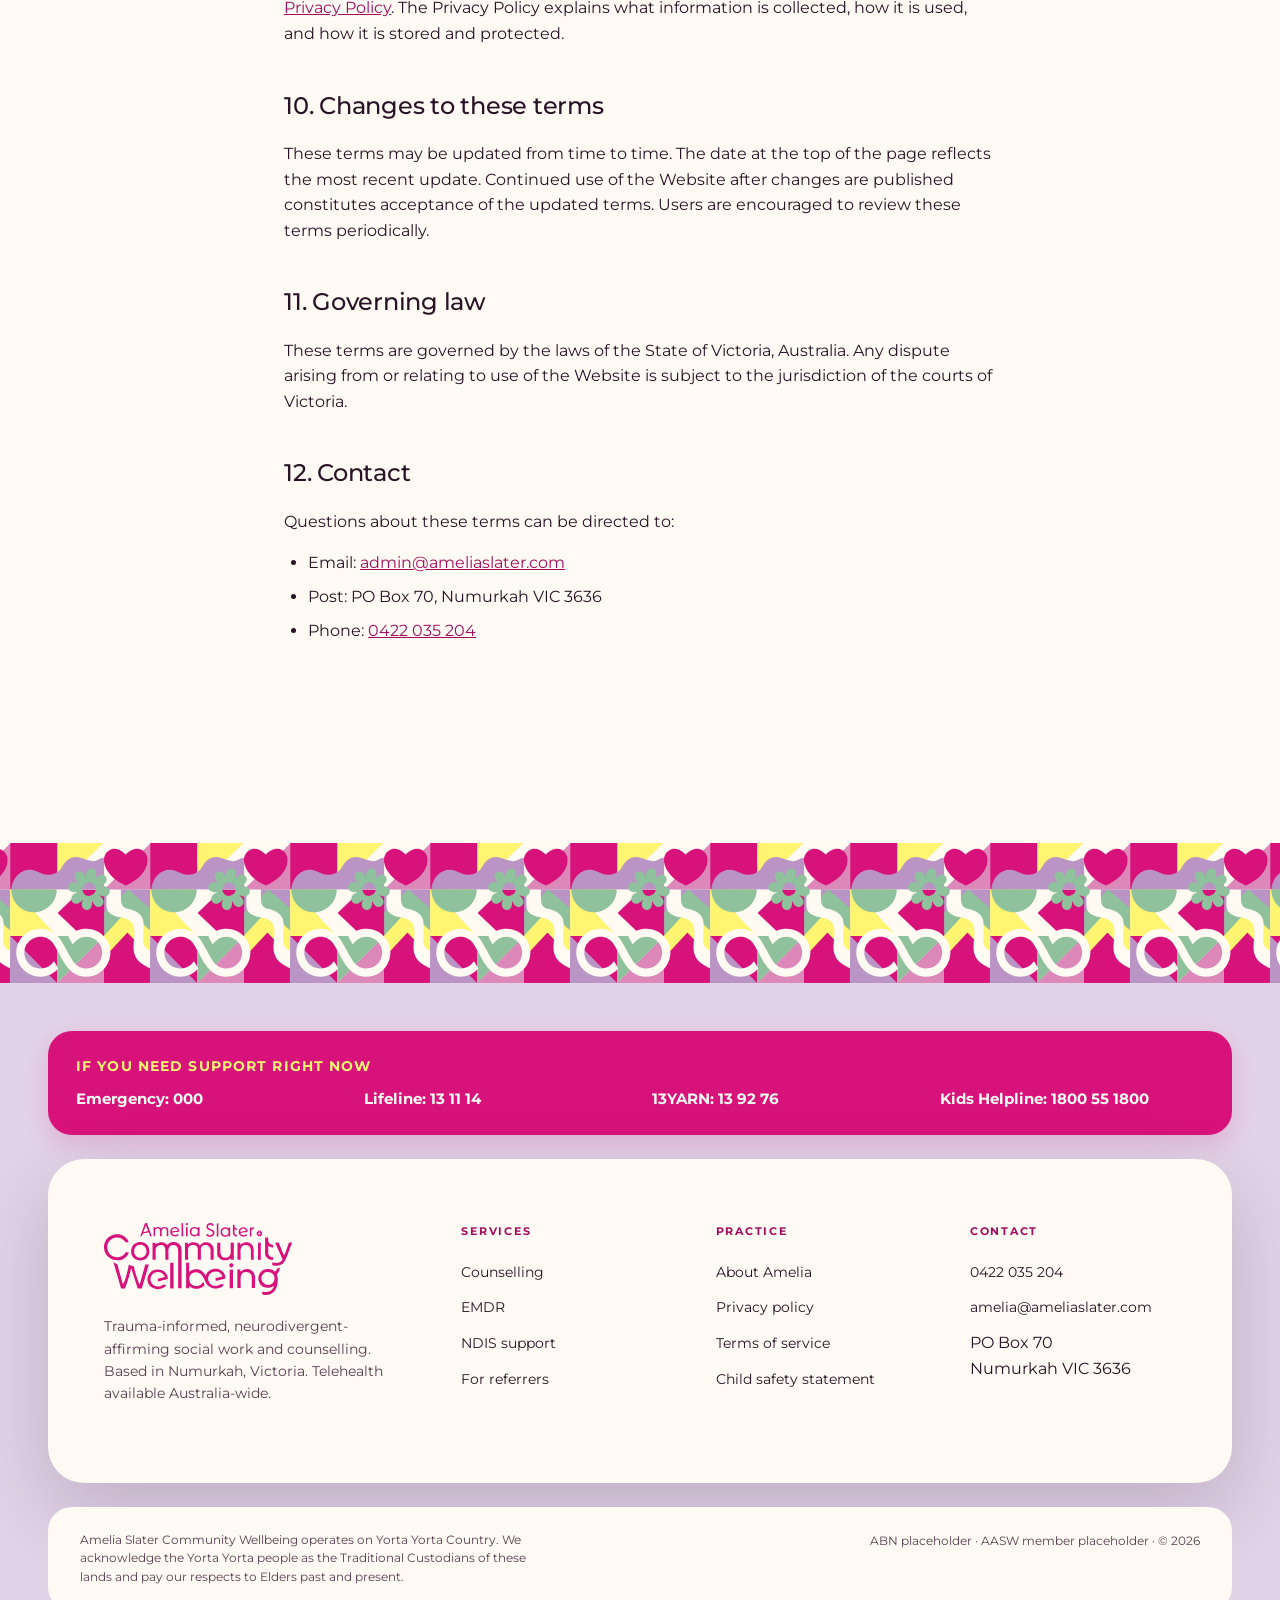
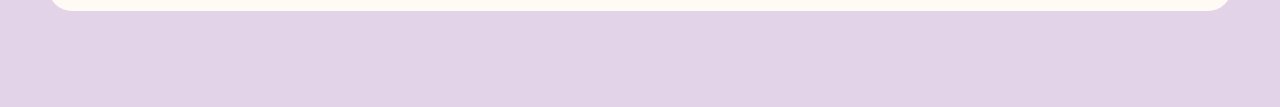
<file: terms.html>
<!DOCTYPE html>
<html lang="en">
<head>
  <meta charset="utf-8">
  <meta name="viewport" content="width=device-width, initial-scale=1">
  <title>Terms of Service | Amelia Slater Community Wellbeing</title>
  <meta name="description" content="Terms of service for the Amelia Slater Community Wellbeing website. What this site is, what it isn't, and the conditions of use.">
  <link rel="icon" type="image/svg+xml" href="favicon.svg">
  <link rel="stylesheet" href="styles.css">
  <style>
    .policy-page {
      max-width: 760px;
      margin: 0 auto;
      padding: 0 1.5rem 4rem;
    }
    .policy-meta {
      background: var(--ascw-cream);
      border: 1px solid var(--border-soft);
      border-radius: var(--radius-md);
      padding: 1rem 1.25rem;
      margin-bottom: 2rem;
      font-size: 0.875rem;
      color: var(--fg-2);
    }
    .policy-meta strong { color: var(--fg-1); }

    .toc {
      background: var(--bg-elevated);
      border-radius: var(--radius-lg);
      padding: 1.5rem 1.75rem;
      margin-bottom: 2rem;
      box-shadow: var(--shadow-1);
    }
    .toc h2 {
      font-size: 0.6875rem;
      font-weight: 700;
      letter-spacing: 0.16em;
      text-transform: uppercase;
      color: var(--ascw-pink-deep);
      margin: 0 0 1rem;
    }
    .toc ol {
      margin: 0;
      padding: 0 0 0 1.5rem;
    }
    .toc li {
      margin-bottom: 0.4rem;
      font-size: 0.9375rem;
    }
    .toc a {
      color: var(--fg-1);
      text-decoration: none;
      border-bottom: 1px solid transparent;
      transition: border-color var(--dur-base) var(--ease-out);
    }
    .toc a:hover { border-bottom-color: var(--ascw-pink); }

    .policy-section {
      margin-bottom: 2.5rem;
      scroll-margin-top: 100px;
    }
    .policy-section h2 {
      font-size: 1.5rem;
      font-weight: 500;
      letter-spacing: -0.01em;
      margin: 0 0 1rem;
      color: var(--fg-1);
    }
    .policy-section h3 {
      font-size: 1.0625rem;
      font-weight: 500;
      margin: 1.25rem 0 0.6rem;
      color: var(--fg-1);
    }
    .policy-section p, .policy-section li {
      font-size: 1rem;
      line-height: 1.6;
      color: var(--fg-1);
    }
    .policy-section ul, .policy-section ol {
      padding-left: 1.5rem;
    }
    .policy-section li { margin-bottom: 0.5rem; }
    .policy-section a {
      color: var(--ascw-pink-deep);
      text-decoration: underline;
    }

    .check-flag {
      background: var(--ascw-yellow);
      color: var(--ascw-pink-deep);
      padding: 0.15rem 0.5rem;
      border-radius: 4px;
      font-size: 0.8125rem;
      font-weight: 700;
      letter-spacing: 0.04em;
      text-transform: uppercase;
    }
    .review-callout {
      background: var(--ascw-pink-soft);
      border-left: 4px solid var(--ascw-pink);
      padding: 1rem 1.25rem;
      border-radius: var(--radius-md);
      margin: 1rem 0;
      font-size: 0.9rem;
      color: var(--fg-1);
    }
    .review-callout strong { color: var(--ascw-pink-deep); }

    .crisis-callout {
      background: var(--ascw-pink);
      color: var(--ascw-cream);
      padding: 1.25rem 1.5rem;
      border-radius: var(--radius-md);
      margin: 1.5rem 0;
      box-shadow: var(--shadow-pink);
    }
    .crisis-callout h3 {
      color: var(--ascw-cream);
      margin: 0 0 0.5rem;
      font-size: 1.0625rem;
      font-weight: 500;
    }
    .crisis-callout p, .crisis-callout li {
      color: var(--ascw-cream);
      margin: 0.25rem 0;
    }
    .crisis-callout a {
      color: var(--ascw-yellow);
      text-decoration: underline;
    }
  </style>
</head>
<body>

  <a class="skip-link" href="#main">Skip to main content</a>

  <header class="site-header">
    <div class="wrap nav">
      <a class="brand" href="index.html">
        <img src="assets/logos/logo-primary.svg" alt="Amelia Slater Community Wellbeing">
      </a>
      <nav class="nav-links" aria-label="Primary">
        <a href="index.html">Home</a>
        <a href="about.html">About</a>
        <a href="counselling.html">Counselling</a>
        <a href="ndis.html">NDIS</a>
        <a href="contact.html">Contact</a>
      </nav>
      <div class="nav-cta">
        <a href="contact.html" class="btn btn-primary">Book a session <span class="arr">&rarr;</span></a>
      </div>
    </div>
  </header>

  <main id="main">

    <section class="hero">
      <div class="wrap hero-grid" style="grid-template-columns: 1fr; text-align: center;">
        <div class="hero-text" style="margin: 0 auto;">
          <span class="eyebrow">Terms of service</span>
          <h1 class="h-display">Terms of <em>service</em>.</h1>
          <p class="lede" style="margin-left: auto; margin-right: auto;">Conditions of use for the Amelia Slater Community Wellbeing website.</p>
        </div>
      </div>
    </section>

    <section class="section">
      <div class="policy-page">

        <div class="review-callout">
          <strong>Draft for review.</strong> CHECK tags require clarification before publication. This page requires legal approval before publication.
        </div>

        <div class="policy-meta">
          <strong>Last updated:</strong> [date pending] <br>
          <strong>Applies to:</strong> the website ameliaslater.com, operated by Amelia Slater Community Wellbeing (ABN <span class="check-flag">CHECK</span>)
        </div>

        <nav class="toc" aria-label="Terms of service contents">
          <h2>What's on this page</h2>
          <ol>
            <li><a href="#about">About these terms</a></li>
            <li><a href="#not-treatment">This website is not treatment or medical advice</a></li>
            <li><a href="#crisis">Crisis and emergency support</a></li>
            <li><a href="#use">Acceptable use of the website</a></li>
            <li><a href="#accuracy">Accuracy of information</a></li>
            <li><a href="#third-party">External links and third-party services</a></li>
            <li><a href="#intellectual-property">Intellectual property</a></li>
            <li><a href="#liability">Limitation of liability</a></li>
            <li><a href="#privacy">Privacy</a></li>
            <li><a href="#changes">Changes to these terms</a></li>
            <li><a href="#governing-law">Governing law</a></li>
            <li><a href="#contact">Contact</a></li>
          </ol>
        </nav>

        <section class="policy-section" id="about">
          <h2>1. About these terms</h2>
          <p>These terms govern access to and use of the website at ameliaslater.com (the "Website"). The Website is operated by Amelia Slater Community Wellbeing, a private social work practice based in Numurkah, Victoria.</p>
          <p>By accessing or using the Website, the user agrees to be bound by these terms. Users who do not agree should not use the Website.</p>
          <p>These terms do not govern the therapeutic relationship between Amelia Slater Community Wellbeing and its clients. The terms of that relationship are set out in a separate service agreement provided at intake.</p>
        </section>

        <section class="policy-section" id="not-treatment">
          <h2>2. This website is not treatment or medical advice</h2>
          <p>The Website provides general information about Amelia Slater Community Wellbeing and its services. It does not provide:</p>
          <ul>
            <li>Therapy or counselling</li>
            <li>Diagnosis or assessment of any mental health condition</li>
            <li>Medical, psychological, or legal advice</li>
            <li>A substitute for consultation with a qualified health practitioner</li>
          </ul>
          <p>Submitting a contact or referral form does not constitute the start of a therapeutic relationship. A therapeutic relationship begins only after intake is completed and a service agreement is in place.</p>
          <p>Information on the Website is general in nature and may not apply to the user's specific circumstances. Users should not rely on information on the Website to make decisions about their own care or the care of others. For advice specific to an individual situation, users should consult a qualified practitioner.</p>
        </section>

        <section class="policy-section" id="crisis">
          <h2>3. Crisis and emergency support</h2>
          <p>The Website is not monitored in real time and is not a crisis service. Messages submitted via forms or email are typically responded to within two business days <span class="check-flag">CHECK</span>.</p>
          <p>Anyone in immediate distress, danger, or crisis should contact the appropriate emergency or crisis service directly:</p>

          <div class="crisis-callout">
            <h3>Immediate crisis support</h3>
            <ul>
              <li>Emergency: <a href="tel:000">000</a></li>
              <li>Lifeline: <a href="tel:131114">13 11 14</a></li>
              <li>13YARN (Aboriginal and Torres Strait Islander crisis support): <a href="tel:139276">13 92 76</a></li>
              <li>Kids Helpline: <a href="tel:1800551800">1800 55 1800</a></li>
              <li>Local hospital emergency department</li>
            </ul>
          </div>
        </section>

        <section class="policy-section" id="use">
          <h2>4. Acceptable use of the website</h2>
          <p>The Website may be used for lawful purposes only. Users must not:</p>
          <ul>
            <li>Use the Website in any way that breaches Australian law</li>
            <li>Submit information that is false, misleading, or impersonates another person</li>
            <li>Attempt to gain unauthorised access to any part of the Website or its underlying systems</li>
            <li>Introduce viruses, malware, or other harmful code to the Website</li>
            <li>Use automated systems (bots, scrapers, harvesters) to access or extract data from the Website</li>
            <li>Use information obtained from the Website for unsolicited marketing or other commercial purposes</li>
            <li>Submit content that is harassing, defamatory, threatening, or otherwise unlawful</li>
          </ul>
        </section>

        <section class="policy-section" id="accuracy">
          <h2>5. Accuracy of information</h2>
          <p>The Website is updated periodically. Information about services, fees <span class="check-flag">CHECK</span>, availability, and qualifications is provided in good faith and is intended to be accurate at the time of publication.</p>
          <p>Information on the Website is provided "as is" without warranty of any kind. Amelia Slater Community Wellbeing makes no guarantee that all information is current, complete, or free of errors. Users should confirm relevant details directly with the practice before relying on them.</p>
        </section>

        <section class="policy-section" id="third-party">
          <h2>6. External links and third-party services</h2>
          <p>The Website may contain links to third-party websites and services for information or convenience. These links are provided as references only.</p>
          <p>Amelia Slater Community Wellbeing does not control, endorse, or take responsibility for the content, practices, or policies of third-party websites. Users access third-party websites at their own risk and subject to those websites' own terms and privacy policies.</p>
          <p>Where the Website integrates third-party services (for example, form processing, booking systems, or telehealth platforms), the use of those services is subject to the relevant third party's own terms and privacy policy in addition to these terms.</p>
        </section>

        <section class="policy-section" id="intellectual-property">
          <h2>7. Intellectual property</h2>
          <p>All content on the Website, including text, images, logos, graphics, and design, is owned by Amelia Slater Community Wellbeing or used under licence, and is protected by Australian and international copyright and trade mark law.</p>
          <p>Users may view, download, and print content from the Website for personal, non-commercial use only. Any other use, including reproduction, distribution, modification, or republication, requires prior written permission.</p>
          <p>The Amelia Slater Community Wellbeing name, logo, and branding are trade marks of the practice. Use of these marks without permission is not permitted.</p>
          <div class="review-callout">
            <strong>CHECK</strong> &mdash; trade mark registration status, ownership of design assets (OMG-supplied vs commissioned).
          </div>
        </section>

        <section class="policy-section" id="liability">
          <h2>8. Limitation of liability</h2>
          <p>To the extent permitted by Australian Consumer Law and other applicable legislation, Amelia Slater Community Wellbeing is not liable for any loss, damage, or injury (including indirect or consequential loss) arising from:</p>
          <ul>
            <li>Use of, or inability to use, the Website</li>
            <li>Reliance on information provided on the Website</li>
            <li>Errors, omissions, or inaccuracies in Website content</li>
            <li>Interruption, suspension, or termination of the Website</li>
            <li>Unauthorised access to or alteration of user submissions</li>
            <li>Conduct of any third party on or via the Website</li>
          </ul>
          <p>Nothing in these terms excludes, restricts, or modifies any consumer guarantee, right, or remedy under Australian Consumer Law that cannot be lawfully excluded.</p>
          <div class="review-callout">
            <strong>CHECK</strong> &mdash; Liability clause appropriateness for a solo health practitioner. Confirm with legal advisor.
          </div>
        </section>

        <section class="policy-section" id="privacy">
          <h2>9. Privacy</h2>
          <p>Use of the Website, including submission of contact and referral forms, is subject to the <a href="privacy.html">Privacy Policy</a>. The Privacy Policy explains what information is collected, how it is used, and how it is stored and protected.</p>
        </section>

        <section class="policy-section" id="changes">
          <h2>10. Changes to these terms</h2>
          <p>These terms may be updated from time to time. The date at the top of the page reflects the most recent update. Continued use of the Website after changes are published constitutes acceptance of the updated terms. Users are encouraged to review these terms periodically.</p>
        </section>

        <section class="policy-section" id="governing-law">
          <h2>11. Governing law</h2>
          <p>These terms are governed by the laws of the State of Victoria, Australia. Any dispute arising from or relating to use of the Website is subject to the jurisdiction of the courts of Victoria.</p>
        </section>

        <section class="policy-section" id="contact">
          <h2>12. Contact</h2>
          <p>Questions about these terms can be directed to:</p>
          <ul>
            <li>Email: <a href="mailto:admin@ameliaslater.com">admin@ameliaslater.com</a></li>
            <li>Post: PO Box 70, Numurkah VIC 3636</li>
            <li>Phone: <a href="tel:0422035204">0422 035 204</a></li>
          </ul>
        </section>

      </div>
    </section>

  </main>

  <footer class="site-footer">
    <div class="wrap">

      <aside class="crisis-block" aria-label="Crisis support resources">
        <h2>If you need support right now</h2>
        <ul>
          <li><a href="tel:000">Emergency: 000</a></li>
          <li><a href="tel:131114">Lifeline: 13 11 14</a></li>
          <li><a href="tel:139276">13YARN: 13 92 76</a></li>
          <li><a href="tel:1800551800">Kids Helpline: 1800 55 1800</a></li>
        </ul>
      </aside>

      <div class="foot-grid">
        <div class="foot-brand">
          <img src="assets/logos/logo-primary.svg" alt="Amelia Slater Community Wellbeing">
          <p>Trauma-informed, neurodivergent-affirming social work and counselling. Based in Numurkah, Victoria. Telehealth available Australia-wide.</p>
        </div>
        <div class="foot-col">
          <h5>Services</h5>
          <ul>
            <li><a href="counselling.html">Counselling</a></li>
            <li><a href="emdr.html">EMDR</a></li>
            <li><a href="ndis.html">NDIS support</a></li>
            <li><a href="ndis.html">For referrers</a></li>
          </ul>
        </div>
        <div class="foot-col">
          <h5>Practice</h5>
          <ul>
            <li><a href="about.html">About Amelia</a></li>
            <li><a href="privacy.html">Privacy policy</a></li>
            <li><a href="terms.html">Terms of service</a></li>
            <li><a href="child-safety.html">Child safety statement</a></li>
          </ul>
        </div>
        <div class="foot-col">
          <h5>Contact</h5>
          <ul>
            <li><a href="tel:0422035204">0422 035 204</a></li>
            <li><a href="mailto:amelia@ameliaslater.com">amelia@ameliaslater.com</a></li>
            <li>PO Box 70<br>Numurkah VIC 3636</li>
          </ul>
        </div>
      </div>

      <div class="foot-bottom">
        <div class="ack">
          Amelia Slater Community Wellbeing operates on Yorta Yorta Country. We acknowledge the Yorta Yorta people as the Traditional Custodians of these lands and pay our respects to Elders past and present.
        </div>
        <div>
          ABN placeholder &middot; AASW member placeholder &middot; &copy; <span id="year"></span>
        </div>
      </div>

    </div>
  </footer>

  <button class="controls-toggle" aria-label="Open accessibility controls" aria-expanded="false" aria-controls="controls-panel" id="controls-toggle">
    <svg width="24" height="24" viewBox="0 0 24 24" fill="none" stroke="currentColor" stroke-width="2" stroke-linecap="round" stroke-linejoin="round" aria-hidden="true">
      <circle cx="12" cy="12" r="3"></circle>
      <path d="M19.4 15a1.65 1.65 0 0 0 .33 1.82l.06.06a2 2 0 0 1 0 2.83 2 2 0 0 1-2.83 0l-.06-.06a1.65 1.65 0 0 0-1.82-.33 1.65 1.65 0 0 0-1 1.51V21a2 2 0 0 1-4 0v-.09a1.65 1.65 0 0 0-1-1.51 1.65 1.65 0 0 0-1.82.33l-.06.06a2 2 0 0 1-2.83 0 2 2 0 0 1 0-2.83l.06-.06a1.65 1.65 0 0 0 .33-1.82 1.65 1.65 0 0 0-1.51-1H3a2 2 0 0 1 0-4h.09a1.65 1.65 0 0 0 1.51-1 1.65 1.65 0 0 0-.33-1.82l-.06-.06a2 2 0 0 1 0-2.83 2 2 0 0 1 2.83 0l.06.06a1.65 1.65 0 0 0 1.82.33H9a1.65 1.65 0 0 0 1-1.51V3a2 2 0 0 1 4 0v.09a1.65 1.65 0 0 0 1 1.51 1.65 1.65 0 0 0 1.82-.33l.06-.06a2 2 0 0 1 2.83 0 2 2 0 0 1 0 2.83l-.06.06a1.65 1.65 0 0 0-.33 1.82V9a1.65 1.65 0 0 0 1.51 1H21a2 2 0 0 1 0 4h-.09a1.65 1.65 0 0 0-1.51 1z"></path>
    </svg>
  </button>

  <div class="controls-panel" id="controls-panel" role="dialog" aria-label="Accessibility and reading controls">
    <h2>Reading controls</h2>
    <div class="control-group">
      <label for="font-size-slider">Text size</label>
      <input type="range" id="font-size-slider" min="14" max="26" step="1" value="16">
    </div>
    <div class="control-group">
      <label>Background colour</label>
      <div class="bg-options" role="group">
        <button data-bg="cream" aria-pressed="true">Cream</button>
        <button data-bg="sage">Sage</button>
        <button data-bg="lavender">Lavender</button>
      </div>
    </div>
    <div class="control-group">
      <label>Font</label>
      <div class="font-options" role="group">
        <button data-font="default" aria-pressed="true">
          <span class="preview">Aa</span>
          <span class="label">Default</span>
        </button>
        <button data-font="atkinson">
          <span class="preview">Aa</span>
          <span class="label">Atkinson</span>
        </button>
        <button data-font="opendyslexic">
          <span class="preview">Aa</span>
          <span class="label">Dyslexic</span>
        </button>
      </div>
    </div>

    <div class="control-group">
      <div class="toggle-row">
        <span>High contrast</span>
        <label class="switch"><input type="checkbox" id="toggle-contrast"><span class="slider"></span></label>
      </div>
      <div class="toggle-row">
        <span>Reduce motion</span>
        <label class="switch"><input type="checkbox" id="toggle-motion"><span class="slider"></span></label>
      </div>
      <div class="toggle-row">
        <span>Reading mode</span>
        <label class="switch"><input type="checkbox" id="toggle-reading"><span class="slider"></span></label>
      </div>
    </div>
    <button class="reset-btn" id="reset-btn">Reset all to default</button>
  </div>

  <script src="scripts.js"></script>
</body>
</html>
</file>
<file: styles.css>
/* =============================================================
   ASCW combined stylesheet
   - Tokens from colors_and_type.css (brand foundation)
   - Layout rules adapted from homepage-v2.css
   - AuDHD controls panel and crisis block kept intact
   ============================================================= */

/* ---------- Self-hosted Montserrat ---------- */
@font-face {
  font-family: 'Montserrat';
  font-style: normal;
  font-weight: 100 900;
  font-display: swap;
  src: url('assets/fonts/Montserrat-VariableFont_wght.ttf') format('truetype-variations'),
       url('assets/fonts/Montserrat-VariableFont_wght.ttf') format('truetype');
}
@font-face {
  font-family: 'Montserrat';
  font-style: italic;
  font-weight: 100 900;
  font-display: swap;
  src: url('assets/fonts/Montserrat-Italic-VariableFont_wght.ttf') format('truetype-variations'),
       url('assets/fonts/Montserrat-Italic-VariableFont_wght.ttf') format('truetype');
}

/* Atkinson Hyperlegible and OpenDyslexic from Google for the dyslexia-friendly toggle. */
@import url('https://fonts.googleapis.com/css2?family=Atkinson+Hyperlegible:wght@400;700&family=Open+Dyslexic:wght@400;700&display=swap');

/* OpenDyslexic isn't on Google Fonts, fall back to a CDN-hosted version */
@font-face {
  font-family: 'OpenDyslexic';
  font-style: normal;
  font-weight: 400;
  font-display: swap;
  src: url('https://cdn.jsdelivr.net/npm/open-dyslexic@1.0.3/woff/OpenDyslexic-Regular.woff') format('woff');
}
@font-face {
  font-family: 'OpenDyslexic';
  font-style: normal;
  font-weight: 700;
  font-display: swap;
  src: url('https://cdn.jsdelivr.net/npm/open-dyslexic@1.0.3/woff/OpenDyslexic-Bold.woff') format('woff');
}

/* ---------- Brand tokens ---------- */
:root {
  /* Brand palette (exact, from official icon SVG fills) */
  --ascw-pink:    #d7127b;
  --ascw-pink-mid:#dc89ba;
  --ascw-yellow:  #fff570;
  --ascw-cream:   #fffaf3;
  --ascw-sage:    #8fc19c;
  --ascw-lilac:   #ba94c4;

  /* Derived shades */
  --ascw-pink-deep:   #a30d5d;
  --ascw-pink-soft:   #f7c8df;
  --ascw-yellow-deep: #f5d800;
  --ascw-sage-deep:   #7fa572;
  --ascw-lilac-deep:  #8e6aa0;
  --ascw-lilac-soft:  #e2d3e8;
  --ascw-sage-soft:   #d6e6cf;

  /* Semantic surfaces */
  --bg-base:       var(--ascw-cream);
  --bg-elevated:   #ffffff;

  /* Text */
  --fg-1:          #2a1226;
  --fg-2:          #5a3d52;
  --fg-3:          #8a7283;
  --fg-on-pink:    #fffaf3;
  --fg-on-yellow:  var(--ascw-pink);
  --fg-brand:      var(--ascw-pink);

  /* Borders */
  --border-soft:    #ebe1d6;
  --border-strong:  #2a1226;

  /* Radii */
  --radius-sm: 8px;
  --radius-md: 14px;
  --radius-lg: 24px;
  --radius-xl: 36px;
  --radius-pill: 999px;

  /* Shadows */
  --shadow-1: 0 1px 2px rgba(42, 18, 38, 0.06);
  --shadow-2: 0 4px 12px rgba(42, 18, 38, 0.08);
  --shadow-3: 0 12px 28px rgba(42, 18, 38, 0.10);
  --shadow-pink: 0 8px 24px rgba(215, 18, 123, 0.18);

  /* Spacing */
  --s-2: 8px;  --s-3: 12px;  --s-4: 16px;  --s-5: 24px;
  --s-6: 32px; --s-7: 48px;  --s-8: 64px;  --s-9: 96px;

  /* Type */
  --font-sans: 'Montserrat', system-ui, -apple-system, sans-serif;

  /* Themeable type for AuDHD panel */
  --font-body: var(--font-sans);
  --font-size: 16px;
  --line-height: 1.6;
  --letter-spacing: 0;

  /* Motion */
  --ease-out:   cubic-bezier(0.22, 1, 0.36, 1);
  --dur-fast:   120ms;
  --dur-base:   220ms;
  --dur-slow:   380ms;
}

/* ---------- AuDHD: theme overrides ---------- */
body.high-contrast {
  --bg-base: #ffffff;
  --fg-1:    #000000;
  --fg-2:    #1a1a1a;
  --ascw-pink: #b00060;
  --border-soft: #000000;
}
body.bg-sage     { --bg-base: var(--ascw-sage-soft); }
body.bg-lavender { --bg-base: var(--ascw-lilac-soft); }
body.bg-cream    { --bg-base: var(--ascw-cream); }

/* Tint cream surfaces when bg toggle is sage or lavender */
body.bg-sage .about,
body.bg-sage .hero { background: var(--ascw-sage-soft); }
body.bg-lavender .about,
body.bg-lavender .hero { background: var(--ascw-lilac-soft); }

body.font-atkinson {
  --font-body: 'Atkinson Hyperlegible', system-ui, sans-serif;
  --letter-spacing: 0.02em;
}
body.font-opendyslexic {
  --font-body: 'OpenDyslexic', system-ui, sans-serif;
  --letter-spacing: 0;
}

body.reading-mode .site-header nav,
body.reading-mode .pattern-strip,
body.reading-mode .approach-pattern-l,
body.reading-mode .approach-pattern-r,
body.reading-mode .services,
body.reading-mode .approach,
body.reading-mode .testimonials,
body.reading-mode #faq,
body.reading-mode .cta-band,
body.reading-mode .nav-cta,
body.reading-mode .hero-actions,
body.reading-mode .hero-meta,
body.reading-mode .hv-pattern,
body.reading-mode .about-stats,
body.reading-mode .credentials,
body.reading-mode .foot-grid,
body.reading-mode .foot-bottom { display: none; }
body.reading-mode main { max-width: 65ch; margin: 0 auto; padding: 2rem 1.5rem; }
body.reading-mode .hv-stack { box-shadow: none; aspect-ratio: 1/1; grid-template-rows: 1fr; }

@media (prefers-reduced-motion: reduce) {
  *, *::before, *::after { animation: none !important; transition: none !important; }
}
body.reduce-motion *,
body.reduce-motion *::before,
body.reduce-motion *::after { animation: none !important; transition: none !important; }

/* ---------- Reset ---------- */
*, *::before, *::after { box-sizing: border-box; }
html {
  /* Base font size that everything else scales from. AuDHD slider scales this. */
  font-size: var(--font-size);
}
html, body { margin: 0; }
body {
  font-family: var(--font-body);
  font-weight: 400;
  font-size: 1rem;
  line-height: var(--line-height);
  letter-spacing: var(--letter-spacing);
  color: var(--fg-1);
  background: var(--bg-base);
  -webkit-font-smoothing: antialiased;
  text-rendering: optimizeLegibility;
}
img { max-width: 100%; display: block; }
a { color: inherit; text-decoration: none; }
button { font: inherit; cursor: pointer; border: 0; background: none; color: inherit; }
a:focus-visible, button:focus-visible {
  outline: 3px solid var(--ascw-pink);
  outline-offset: 3px;
}

/* ---------- Skip link ---------- */
.skip-link {
  position: absolute;
  left: 0; top: 0;
  padding: 0.75rem 1rem;
  background: var(--ascw-pink);
  color: var(--ascw-cream);
  transform: translateY(-100%);
  transition: transform 0.15s ease;
  z-index: 100;
}
.skip-link:focus { transform: translateY(0); }

/* ---------- Layout wrap ---------- */
.wrap { max-width: 1280px; margin: 0 auto; padding: 0 32px; }
@media (min-width: 1024px) { .wrap { padding: 0 48px; } }

/* ---------- Type helpers ---------- */
.eyebrow {
  font-size: 0.6875rem;
  font-weight: 700;
  letter-spacing: 0.18em;
  text-transform: uppercase;
  color: var(--ascw-pink-deep);
  display: inline-flex;
  align-items: center;
  gap: 8px;
}
.eyebrow.on-pink   { color: var(--ascw-yellow); }
.eyebrow.on-yellow { color: var(--ascw-pink-deep); }

.h-display { font-weight: 300; letter-spacing: -0.025em; line-height: 1.02; margin: 0; font-size: clamp(3rem, 7vw, 6.5rem); }
.h-section { font-weight: 300; letter-spacing: -0.02em;  line-height: 1.05; margin: 0; font-size: clamp(2.25rem, 5vw, 4rem); }
.h-card    { font-weight: 300; letter-spacing: -0.015em; line-height: 1.08; margin: 0; font-size: 1.75rem; }
.lede { font-weight: 400; line-height: 1.5; font-size: 1.125rem; max-width: 48ch; }

/* ---------- Buttons ---------- */
.btn {
  display: inline-flex;
  align-items: center;
  gap: 10px;
  padding: 14px 24px;
  border-radius: var(--radius-pill);
  font-weight: 700;
  font-size: 0.8125rem;
  letter-spacing: 0.12em;
  text-transform: uppercase;
  transition: transform var(--dur-base) var(--ease-out),
              background-color var(--dur-base) var(--ease-out),
              box-shadow var(--dur-base) var(--ease-out);
}
.btn .arr { transition: transform var(--dur-base) var(--ease-out); }
.btn:hover .arr { transform: translateX(3px); }
.btn:active { transform: translateY(1px); }
.btn-primary { background: var(--ascw-pink); color: var(--ascw-cream); box-shadow: var(--shadow-pink); }
.btn-primary:hover { background: var(--ascw-pink-deep); }
.btn-ghost { background: transparent; color: var(--fg-1); box-shadow: inset 0 0 0 1.5px var(--fg-1); }
.btn-ghost:hover { background: var(--fg-1); color: var(--ascw-cream); }
.btn-yellow { background: var(--ascw-yellow); color: var(--ascw-pink-deep); }
.btn-yellow:hover { background: #fff088; }
.btn-cream { background: var(--ascw-cream); color: var(--ascw-pink-deep); }
.btn-cream:hover { background: #fff; }

/* ---------- Header ---------- */
.site-header {
  position: sticky;
  top: 0;
  z-index: 30;
  background: rgba(255, 250, 243, 0.85);
  backdrop-filter: saturate(140%) blur(12px);
  -webkit-backdrop-filter: saturate(140%) blur(12px);
  border-bottom: 1px solid var(--border-soft);
}
.nav {
  display: flex;
  align-items: center;
  justify-content: space-between;
  padding-top: 18px;
  padding-bottom: 18px;
}
.brand {
  display: flex;
  align-items: center;
  gap: 12px;
}
.brand img { height: 38px; width: auto; }
.nav-links { display: none; gap: 36px; }
@media (min-width: 900px) { .nav-links { display: flex; } }
.nav-links a {
  font-size: 0.875rem;
  font-weight: 500;
  color: var(--fg-1);
  position: relative;
  padding: 6px 0;
}
.nav-links a::after {
  content: "";
  position: absolute;
  left: 0; right: 0; bottom: 0;
  height: 1.5px;
  background: var(--ascw-pink);
  transform: scaleX(0);
  transform-origin: left;
  transition: transform var(--dur-base) var(--ease-out);
}
.nav-links a:hover::after,
.nav-links a[aria-current="page"]::after { transform: scaleX(1); }
.nav-cta { display: flex; align-items: center; gap: 14px; }

/* ---------- Hero ---------- */
.hero {
  position: relative;
  overflow: hidden;
  border-bottom: 1px solid var(--border-soft);
  background: var(--ascw-cream);
  color: var(--fg-1);
}
.hero-grid {
  display: grid;
  grid-template-columns: 1fr;
  gap: 48px;
  align-items: center;
  padding-top: 72px;
  padding-bottom: 96px;
}
@media (min-width: 900px) {
  .hero-grid { grid-template-columns: 1.05fr 0.95fr; padding-top: 96px; padding-bottom: 128px; }
}
.hero-text .lede { margin: 24px 0 36px; color: var(--fg-2); }
.hero-text .h-display { margin-top: 18px; }
.hero-text .h-display em { color: var(--ascw-pink); font-style: normal; }
.hero-actions { display: flex; flex-wrap: wrap; gap: 14px; align-items: center; }
.hero-meta {
  display: flex;
  gap: 22px;
  flex-wrap: wrap;
  margin-top: 48px;
  padding-top: 24px;
  border-top: 1px dashed currentColor;
  opacity: 0.85;
}
.hero-meta .item { display: flex; flex-direction: column; gap: 2px; }
.hero-meta .k { font-size: 0.6875rem; font-weight: 700; letter-spacing: 0.16em; text-transform: uppercase; opacity: 0.7; }
.hero-meta .v { font-size: 1.125rem; font-weight: 300; letter-spacing: -0.01em; }

/* Hero pattern variant: pattern as background, photo+pattern stack on right */
@media (min-width: 900px) {
  .hero.v-pattern {
    background:
      linear-gradient(to right, var(--ascw-cream) 0%, var(--ascw-cream) 52%, rgba(255,250,243,0) 62%),
      url('assets/patterns/pattern-large.svg');
    background-size: auto, 760px;
    background-repeat: no-repeat, repeat;
    background-position: left top, right top;
  }
}

/* Hero visual: photo + pattern stack with floating tag */
.hero-visual { position: relative; }
.hv-stack {
  display: grid;
  grid-template-rows: 1.15fr 0.85fr;
  gap: 14px;
  border-radius: var(--radius-xl);
  overflow: hidden;
  aspect-ratio: 4/5;
  box-shadow: var(--shadow-3);
  background: var(--ascw-cream);
}
.hv-photo {
  background-image: url('assets/profile/profile-placeholder.jpg');
  background-size: cover;
  background-position: center 10%;
  border-radius: 28px;
}
.hv-pattern {
  background-image: url('assets/patterns/pattern-single.svg');
  background-size: cover;
  background-position: center;
  border-radius: 28px;
  position: relative;
}
.hv-tag {
  position: absolute;
  left: 50%;
  bottom: 18px;
  transform: translateX(-50%);
  background: var(--ascw-cream);
  color: var(--ascw-pink-deep);
  font-size: 0.6875rem;
  font-weight: 700;
  letter-spacing: 0.18em;
  text-transform: uppercase;
  padding: 8px 16px;
  border-radius: var(--radius-pill);
  box-shadow: 0 8px 24px rgba(42, 18, 38, 0.18);
  white-space: nowrap;
}

/* ---------- Pattern strip ---------- */
.pattern-strip {
  display: grid;
  grid-template-columns: repeat(6, 1fr);
  height: 120px;
  overflow: hidden;
}
@media (max-width: 900px) {
  .pattern-strip { grid-template-columns: repeat(3, 1fr); height: 90px; }
}
.pattern-tile {
  background-image: url('assets/patterns/pattern-single.svg');
  background-size: cover;
  background-position: center;
}
.pattern-tile.flip { transform: scaleX(-1); }

/* ---------- Sections ---------- */
.section { padding: 96px 0; }
.section-header {
  display: grid;
  grid-template-columns: 1fr;
  gap: 18px;
  margin-bottom: 48px;
}
@media (min-width: 900px) {
  .section-header { grid-template-columns: auto 1fr; align-items: end; gap: 48px; }
}
.section-header .lede { color: var(--fg-2); }

/* ---------- Services ---------- */
.svc-grid {
  display: grid;
  grid-template-columns: 1fr;
  gap: 18px;
}
@media (min-width: 700px) { .svc-grid { grid-template-columns: 1fr 1fr; } }

.svc {
  position: relative;
  padding: 32px 32px 28px;
  border-radius: var(--radius-xl);
  display: flex;
  flex-direction: column;
  gap: 14px;
  min-height: 260px;
  transition: transform var(--dur-slow) var(--ease-out),
              box-shadow var(--dur-slow) var(--ease-out);
}
.svc:hover { transform: translateY(-4px); box-shadow: var(--shadow-3); }
.svc h3 {
  font-size: 1.875rem;
  font-weight: 300;
  line-height: 1.05;
  letter-spacing: -0.015em;
  margin: 0;
}
.svc p {
  font-size: 0.9rem;
  line-height: 1.55;
  font-weight: 400;
  margin: 0;
}
.svc .svc-cta {
  margin-top: auto;
  font-size: 0.6875rem;
  font-weight: 700;
  letter-spacing: 0.16em;
  text-transform: uppercase;
  display: inline-flex;
  align-items: center;
  gap: 8px;
}
.svc .svc-cta .arr { transition: transform var(--dur-base) var(--ease-out); }
.svc:hover .svc-cta .arr { transform: translateX(4px); }

.svc.s-cream  { background: #fff; color: var(--fg-1); box-shadow: inset 0 0 0 1px var(--border-soft); }
.svc.s-cream  .eyebrow, .svc.s-cream  .svc-cta { color: var(--ascw-pink-deep); }
.svc.s-sage   { background: var(--ascw-sage); color: var(--fg-1); }
.svc.s-sage   .eyebrow, .svc.s-sage   .svc-cta { color: var(--fg-1); }
.svc.s-lilac  { background: var(--ascw-lilac); color: var(--fg-1); }
.svc.s-lilac  .eyebrow, .svc.s-lilac  .svc-cta { color: var(--fg-1); }
.svc.s-yellow { background: var(--ascw-yellow); color: var(--fg-1); }
.svc.s-yellow .eyebrow, .svc.s-yellow .svc-cta { color: var(--ascw-pink-deep); }

/* ---------- Approach band ---------- */
.approach {
  background: var(--ascw-pink);
  color: var(--ascw-cream);
  border-top-left-radius: 48px;
  border-top-right-radius: 48px;
  position: relative;
  overflow: hidden;
}
.approach .eyebrow { color: var(--ascw-yellow); }
.approach .h-section { max-width: 18ch; }
.approach-grid {
  display: grid;
  grid-template-columns: 1fr;
  gap: 48px;
  align-items: start;
}
@media (min-width: 900px) { .approach-grid { grid-template-columns: 1fr 1.2fr; gap: 96px; } }
.principles { display: grid; gap: 8px; }
.principle {
  display: grid;
  grid-template-columns: auto 1fr;
  gap: 20px;
  align-items: start;
  padding: 20px 0;
  border-bottom: 1px dashed rgba(255, 250, 243, 0.25);
}
.principle:last-child { border-bottom: 0; }
.principle .num {
  font-size: 0.875rem;
  font-weight: 700;
  letter-spacing: 0.16em;
  color: var(--ascw-yellow);
}
.principle h4 {
  margin: 0 0 6px;
  font-size: 1.5rem;
  font-weight: 300;
  letter-spacing: -0.015em;
  line-height: 1.1;
}
.principle p {
  margin: 0;
  font-size: 0.9rem;
  line-height: 1.55;
  color: rgba(255, 250, 243, 0.85);
}

.approach-pattern-l, .approach-pattern-r {
  position: absolute;
  background-image: url('assets/patterns/pattern-single.svg');
  background-size: cover;
  background-position: center;
  border-radius: var(--radius-lg);
  pointer-events: none;
  box-shadow: 0 20px 60px rgba(42, 18, 38, 0.25);
  display: none;
}
.approach-pattern-l { left: -80px; top: 60px; width: 200px; height: 200px; transform: rotate(-8deg); }
.approach-pattern-r { right: -80px; bottom: 60px; width: 240px; height: 240px; transform: rotate(6deg); }
@media (min-width: 1100px) {
  .approach-pattern-l, .approach-pattern-r { display: block; }
}

/* ---------- About ---------- */
.about { background: var(--ascw-cream); }
.about-grid {
  display: grid;
  grid-template-columns: 1fr;
  gap: 48px;
  align-items: center;
}
@media (min-width: 900px) { .about-grid { grid-template-columns: 0.85fr 1.15fr; gap: 80px; } }
.about-photo {
  aspect-ratio: 4/5;
  border-radius: var(--radius-xl);
  background-image: url('assets/profile/profile-placeholder.jpg');
  background-size: cover;
  background-position: center;
  box-shadow: var(--shadow-3);
  position: relative;
  overflow: hidden;
}
.about-photo .credentials {
  position: absolute;
  left: 20px; bottom: 20px; right: 20px;
  display: flex;
  flex-wrap: wrap;
  gap: 6px;
}
.about-photo .credentials span {
  background: var(--ascw-cream);
  color: var(--ascw-pink-deep);
  font-size: 0.625rem;
  font-weight: 700;
  letter-spacing: 0.12em;
  text-transform: uppercase;
  padding: 6px 10px;
  border-radius: var(--radius-pill);
}
.about-text .lede { color: var(--fg-2); margin: 24px 0 36px; }
.about-stats {
  display: grid;
  grid-template-columns: repeat(3, 1fr);
  gap: 24px;
  margin-top: 36px;
  padding-top: 36px;
  border-top: 1px solid var(--border-soft);
}
.about-stats .v {
  font-size: 3rem;
  font-weight: 300;
  line-height: 1;
  letter-spacing: -0.03em;
  color: var(--ascw-pink);
}
.about-stats .k {
  font-size: 0.75rem;
  font-weight: 600;
  color: var(--fg-2);
  margin-top: 8px;
  line-height: 1.3;
}

/* ---------- FAQ ---------- */
.faq-list {
  display: grid;
  gap: 0;
  border-top: 1px solid var(--border-soft);
}
.faq-item { border-bottom: 1px solid var(--border-soft); }
.faq-q {
  width: 100%;
  text-align: left;
  padding: 24px 0;
  display: flex;
  justify-content: space-between;
  align-items: center;
  gap: 24px;
  font-size: 1.25rem;
  font-weight: 300;
  letter-spacing: -0.01em;
}
.faq-q .plus {
  width: 32px; height: 32px;
  border-radius: var(--radius-pill);
  background: var(--ascw-cream);
  box-shadow: inset 0 0 0 1.5px var(--fg-1);
  display: flex;
  align-items: center;
  justify-content: center;
  color: var(--fg-1);
  font-size: 1rem;
  flex-shrink: 0;
  transition: transform var(--dur-base) var(--ease-out),
              background var(--dur-base) var(--ease-out);
}
.faq-item.open .faq-q .plus {
  transform: rotate(45deg);
  background: var(--ascw-pink);
  color: var(--ascw-cream);
  box-shadow: none;
}
.faq-a {
  max-height: 0;
  overflow: hidden;
  transition: max-height var(--dur-slow) var(--ease-out);
}
.faq-item.open .faq-a { max-height: 400px; }
.faq-a-inner {
  padding: 0 0 24px;
  font-size: 0.9375rem;
  line-height: 1.6;
  color: var(--fg-2);
  max-width: 64ch;
}

/* ---------- CTA band ---------- */
.cta-band {
  position: relative;
  padding: 0 0 120px;
  background: var(--ascw-pink-mid);
  overflow: hidden;
}
.cta-band::before {
  content: "";
  display: block;
  height: 140px;
  background-image: url('assets/patterns/pattern-single.svg');
  background-size: contain;
  background-repeat: repeat-x;
  background-position: center;
}
.cta-inner {
  position: relative;
  background: var(--ascw-cream);
  padding: 64px 48px;
  border-radius: var(--radius-xl);
  text-align: center;
  max-width: 720px;
  margin: 60px auto 0;
  box-shadow: 0 30px 80px rgba(42, 18, 38, 0.18);
}
.cta-inner .h-section {
  max-width: 18ch;
  margin: 16px auto 28px;
  color: var(--fg-1);
}
.cta-inner .h-section em { color: var(--ascw-pink); font-style: normal; }
.cta-inner .actions {
  display: flex;
  justify-content: center;
  gap: 14px;
  flex-wrap: wrap;
}

/* ---------- Footer ---------- */
.site-footer {
  background: var(--ascw-lilac-soft);
  padding: 0 0 48px;
  position: relative;
}
.site-footer::before {
  content: "";
  display: block;
  height: 140px;
  background-image: url('assets/patterns/pattern-single.svg');
  background-size: contain;
  background-repeat: repeat-x;
  background-position: center;
}
.site-footer .wrap { padding-top: 48px; padding-bottom: 48px; }
.foot-grid {
  background: var(--ascw-cream);
  color: var(--fg-1);
  border-radius: var(--radius-xl);
  padding: 64px 56px;
  display: grid;
  grid-template-columns: 1fr;
  gap: 48px;
  margin-bottom: 24px;
  box-shadow: 0 30px 80px rgba(42, 18, 38, 0.18);
}
@media (min-width: 900px) { .foot-grid { grid-template-columns: 1.5fr 1fr 1fr 1fr; } }
.foot-brand img { height: 72px; width: auto; margin-bottom: 20px; }
.foot-brand p {
  font-size: 0.875rem;
  line-height: 1.6;
  color: var(--fg-2);
  max-width: 34ch;
}
.foot-col h5 {
  font-size: 0.6875rem;
  font-weight: 700;
  letter-spacing: 0.16em;
  text-transform: uppercase;
  color: var(--ascw-pink-deep);
  margin: 0 0 18px;
}
.foot-col ul { list-style: none; padding: 0; margin: 0; display: grid; gap: 10px; }
.foot-col a {
  font-size: 0.875rem;
  color: var(--fg-1);
  transition: color var(--dur-base) var(--ease-out);
}
.foot-col a:hover { color: var(--ascw-pink-deep); }
.foot-bottom {
  background: var(--ascw-cream);
  border-radius: var(--radius-lg);
  padding: 24px 32px;
  display: flex;
  flex-wrap: wrap;
  justify-content: space-between;
  gap: 18px;
  font-size: 0.75rem;
  color: var(--fg-2);
}
.foot-bottom .ack { max-width: 60ch; line-height: 1.55; }

/* ---------- Crisis block ---------- */
.crisis-block {
  background: var(--ascw-pink);
  color: var(--ascw-cream);
  padding: 24px 28px;
  border-radius: var(--radius-lg);
  margin-bottom: 24px;
  box-shadow: var(--shadow-pink);
}
.crisis-block h2 {
  margin: 0 0 8px;
  font-size: 0.875rem;
  font-weight: 700;
  letter-spacing: 0.08em;
  text-transform: uppercase;
  color: var(--ascw-yellow);
}
.crisis-block ul {
  list-style: none;
  padding: 0;
  margin: 0;
  display: grid;
  grid-template-columns: repeat(auto-fit, minmax(180px, 1fr));
  gap: 0.5rem 1.5rem;
}
.crisis-block a {
  color: var(--ascw-cream);
  font-weight: 700;
  font-size: 0.9375rem;
}
.crisis-block a:hover { color: var(--ascw-yellow); }

/* ---------- AuDHD controls ---------- */
.controls-toggle {
  position: fixed;
  bottom: 1.5rem;
  right: 1.5rem;
  background: var(--ascw-pink);
  color: var(--ascw-cream);
  width: 56px; height: 56px;
  border-radius: 50%;
  cursor: pointer;
  box-shadow: 0 4px 16px rgba(0,0,0,0.18);
  z-index: 50;
  display: flex;
  align-items: center;
  justify-content: center;
}
.controls-toggle:hover { transform: scale(1.05); transition: transform 0.15s ease; }
body.reduce-motion .controls-toggle:hover { transform: none; }

.controls-panel {
  position: fixed;
  bottom: 5.5rem;
  right: 1.5rem;
  width: min(340px, calc(100vw - 3rem));
  max-height: calc(100vh - 8rem);
  overflow-y: auto;
  background: var(--bg-elevated);
  border: 1px solid var(--border-soft);
  border-radius: var(--radius-md);
  box-shadow: 0 8px 32px rgba(0,0,0,0.18);
  padding: 1.25rem;
  z-index: 49;
  display: none;
}
.controls-panel[data-open="true"] { display: block; }
.controls-panel h2 { margin: 0 0 1rem; font-size: 1.1rem; }
.controls-panel .control-group { margin-bottom: 1.25rem; }
.controls-panel .control-group label {
  display: block;
  font-size: 0.85rem;
  font-weight: 500;
  margin-bottom: 0.5rem;
  color: var(--fg-2);
}
.controls-panel input[type="range"] { width: 100%; accent-color: var(--ascw-pink); }
.controls-panel .toggle-row {
  display: flex;
  justify-content: space-between;
  align-items: center;
  padding: 0.4rem 0;
}
.controls-panel .toggle-row span { font-size: 0.95rem; }
.controls-panel .bg-options { display: flex; gap: 0.5rem; }
.controls-panel .bg-options button {
  flex: 1;
  border: 2px solid var(--border-soft);
  background: white;
  padding: 0.6rem;
  border-radius: 6px;
  font-size: 0.8rem;
}
.controls-panel .bg-options button[aria-pressed="true"] {
  border-color: var(--ascw-pink);
  font-weight: 700;
}
.controls-panel .font-options { display: flex; gap: 0.5rem; }
.controls-panel .font-options button {
  flex: 1;
  border: 2px solid var(--border-soft);
  background: white;
  padding: 0.5rem 0.6rem;
  border-radius: 6px;
  text-align: center;
  cursor: pointer;
}
.controls-panel .font-options button .preview {
  display: block;
  font-size: 1.4rem;
  line-height: 1;
  margin-bottom: 0.3rem;
}
.controls-panel .font-options button .label {
  display: block;
  font-size: 0.7rem;
  color: var(--fg-2);
}
.controls-panel .font-options button[data-font="default"] .preview { font-family: var(--font-sans); }
.controls-panel .font-options button[data-font="atkinson"] .preview { font-family: 'Atkinson Hyperlegible', sans-serif; }
.controls-panel .font-options button[data-font="opendyslexic"] .preview { font-family: 'OpenDyslexic', sans-serif; }
.controls-panel .font-options button[aria-pressed="true"] {
  border-color: var(--ascw-pink);
}
.controls-panel .font-options button[aria-pressed="true"] .label {
  color: var(--ascw-pink-deep);
  font-weight: 700;
}
.controls-panel .reset-btn {
  width: 100%;
  padding: 0.6rem;
  background: transparent;
  border: 1px solid var(--border-soft);
  border-radius: 6px;
  font-size: 0.85rem;
  color: var(--fg-2);
}

/* Toggle switches */
.switch { position: relative; display: inline-block; width: 40px; height: 22px; }
.switch input { opacity: 0; width: 0; height: 0; }
.switch .slider {
  position: absolute;
  cursor: pointer;
  top: 0; left: 0; right: 0; bottom: 0;
  background: #ccc;
  border-radius: 22px;
  transition: 0.2s;
}
.switch .slider::before {
  content: "";
  position: absolute;
  height: 16px; width: 16px;
  left: 3px; bottom: 3px;
  background: white;
  border-radius: 50%;
  transition: 0.2s;
}
.switch input:checked + .slider { background: var(--ascw-pink); }
.switch input:checked + .slider::before { transform: translateX(18px); }
</file>
